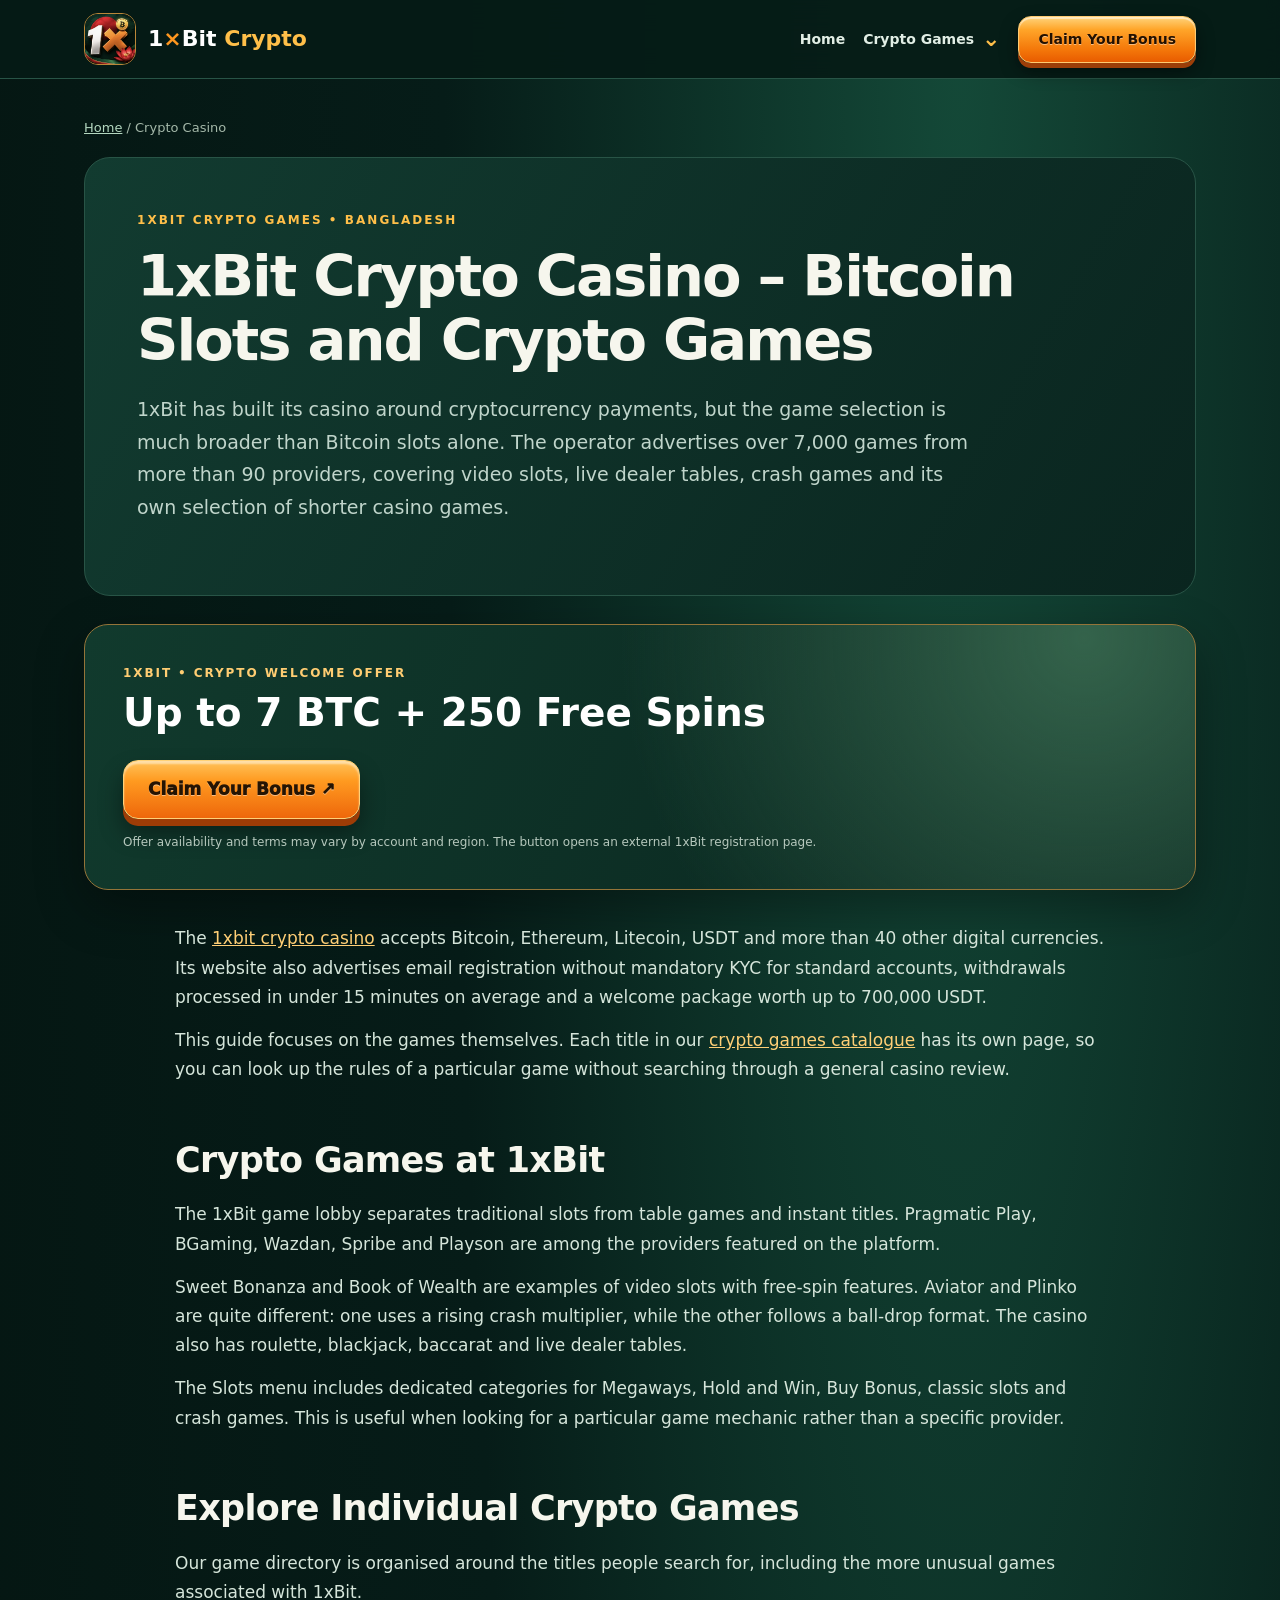
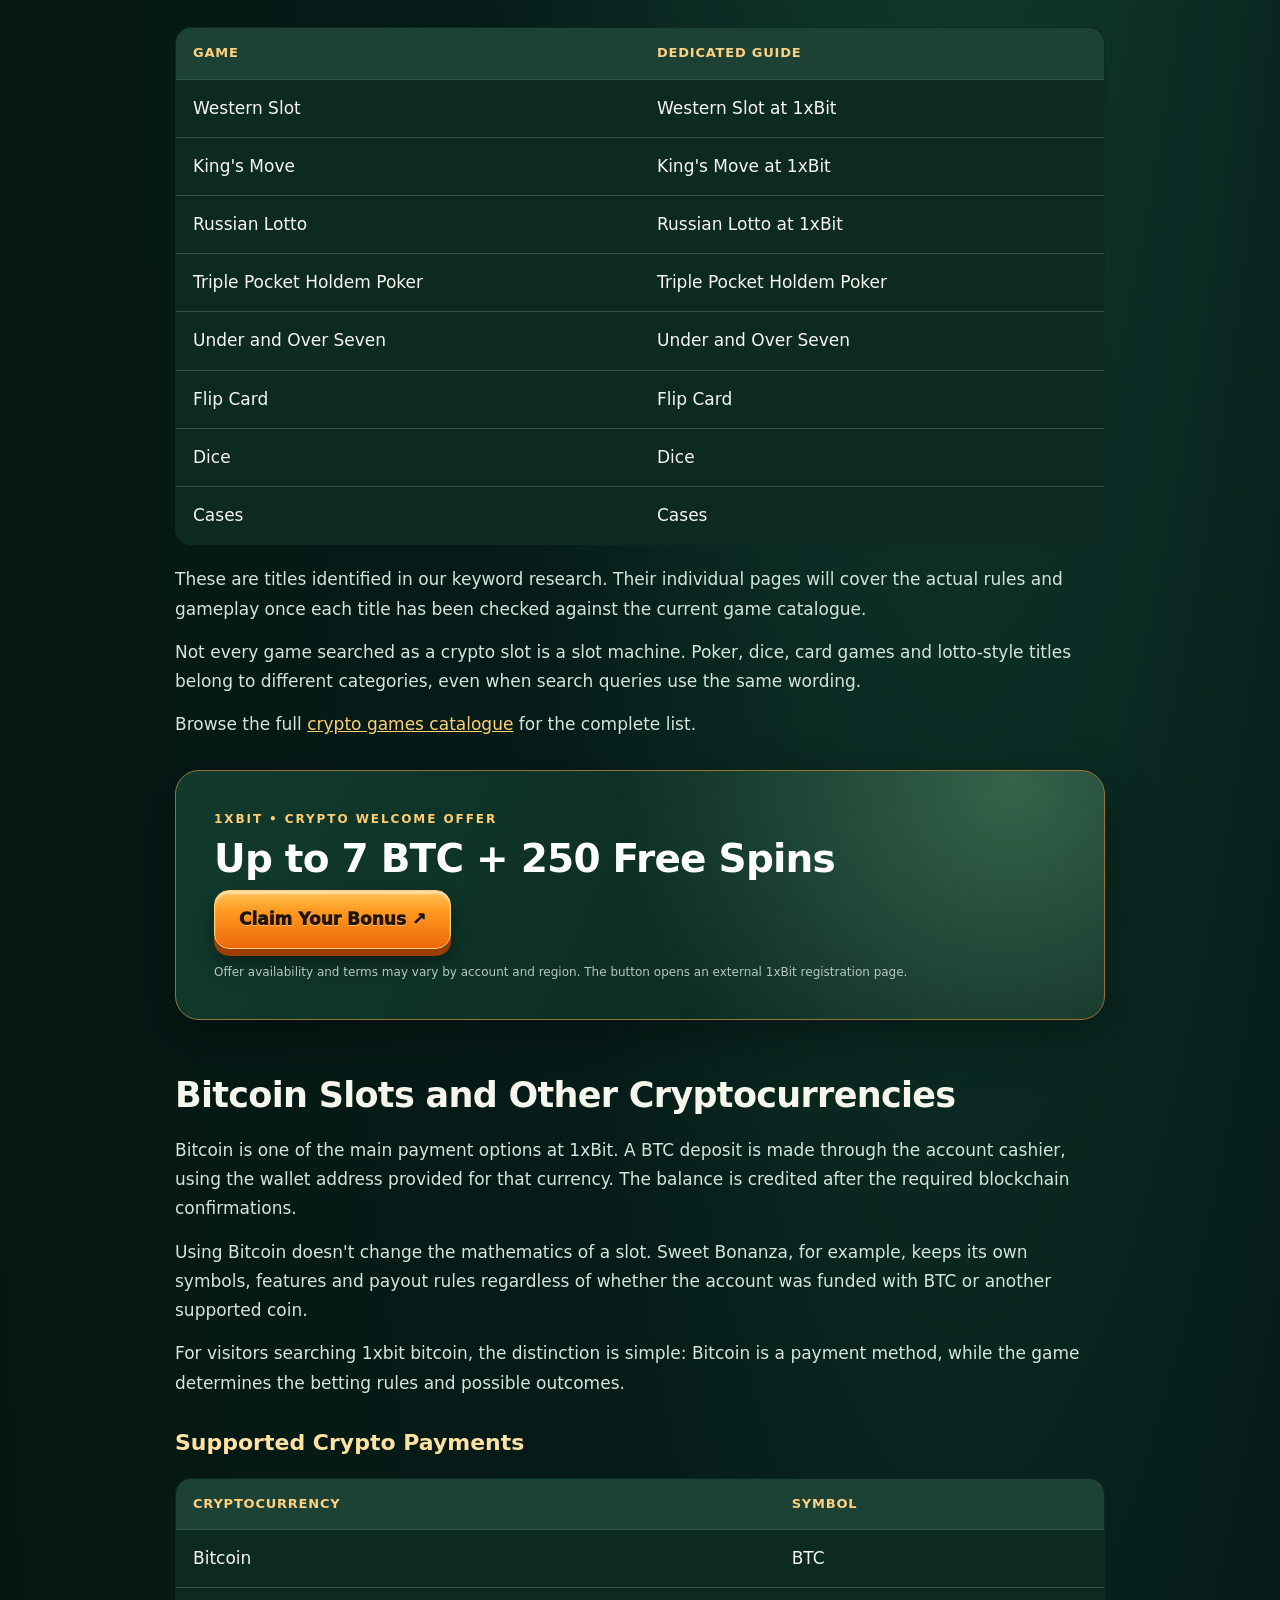
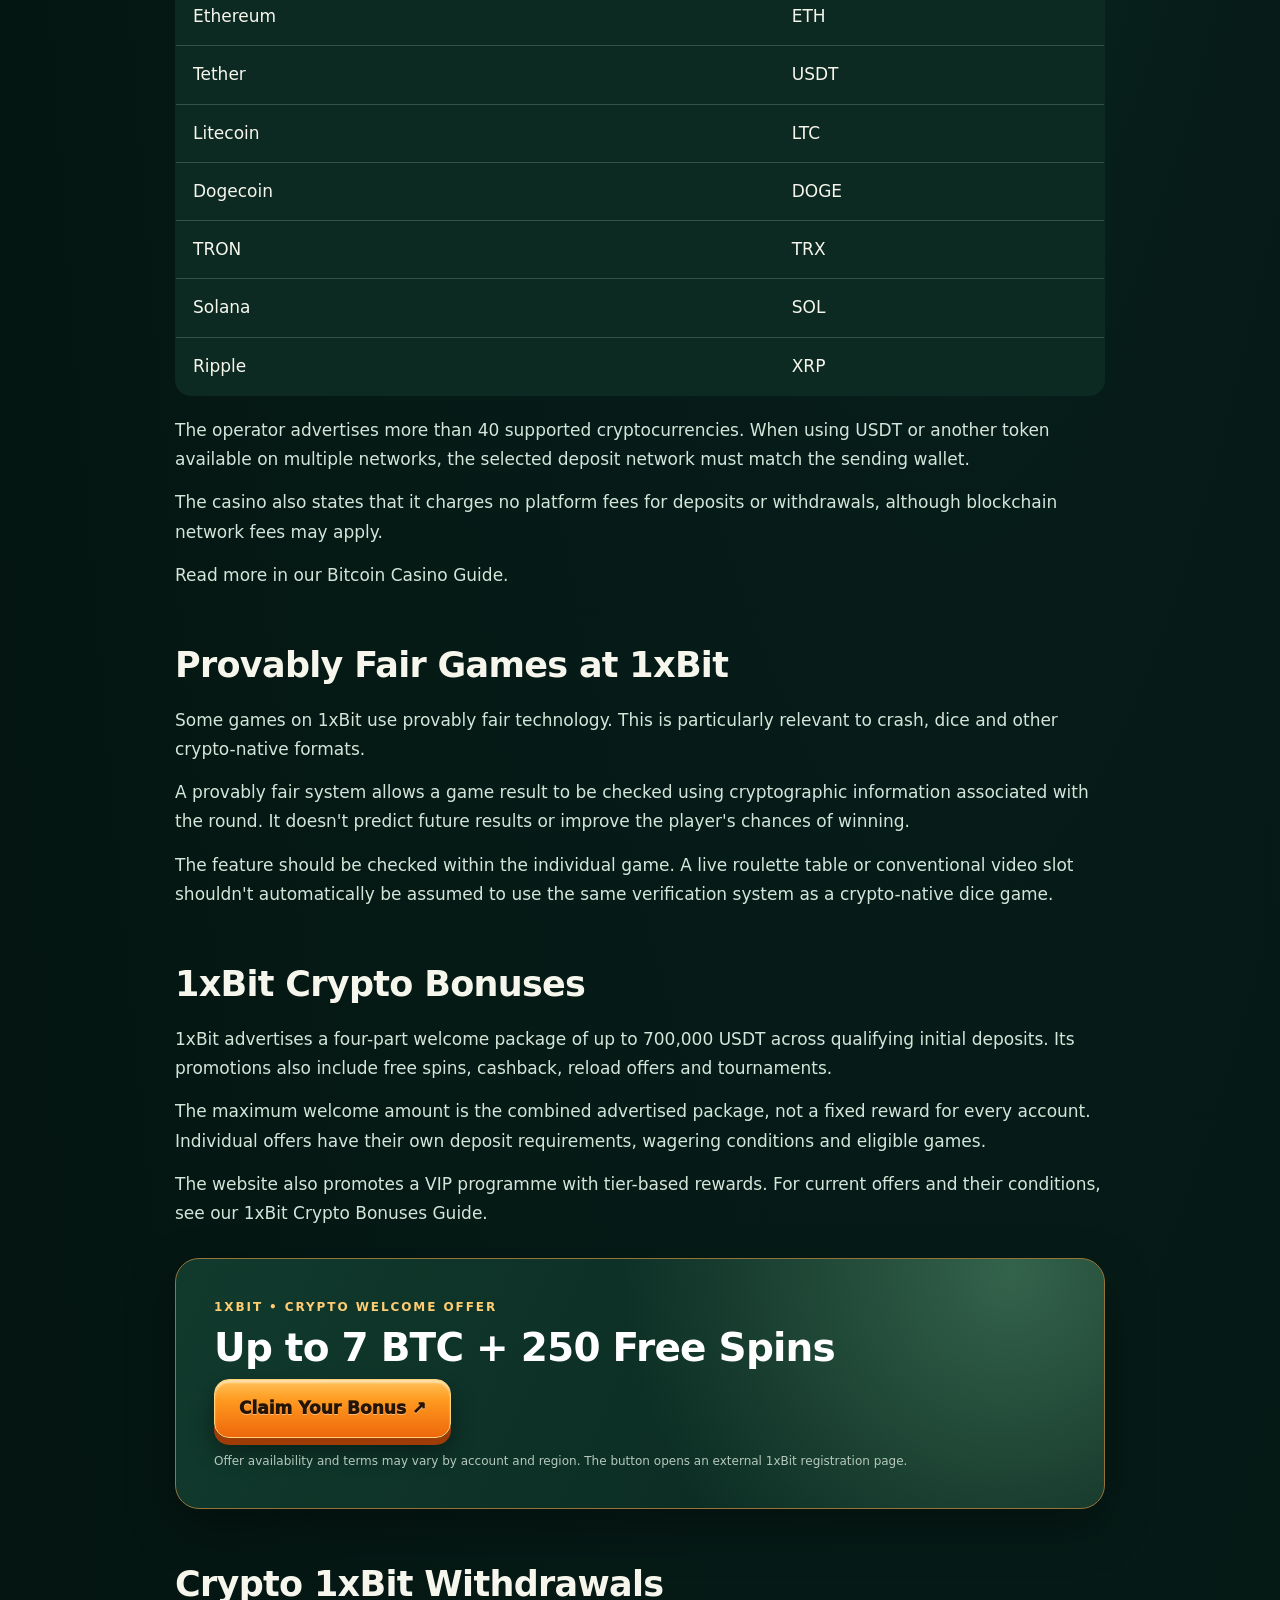
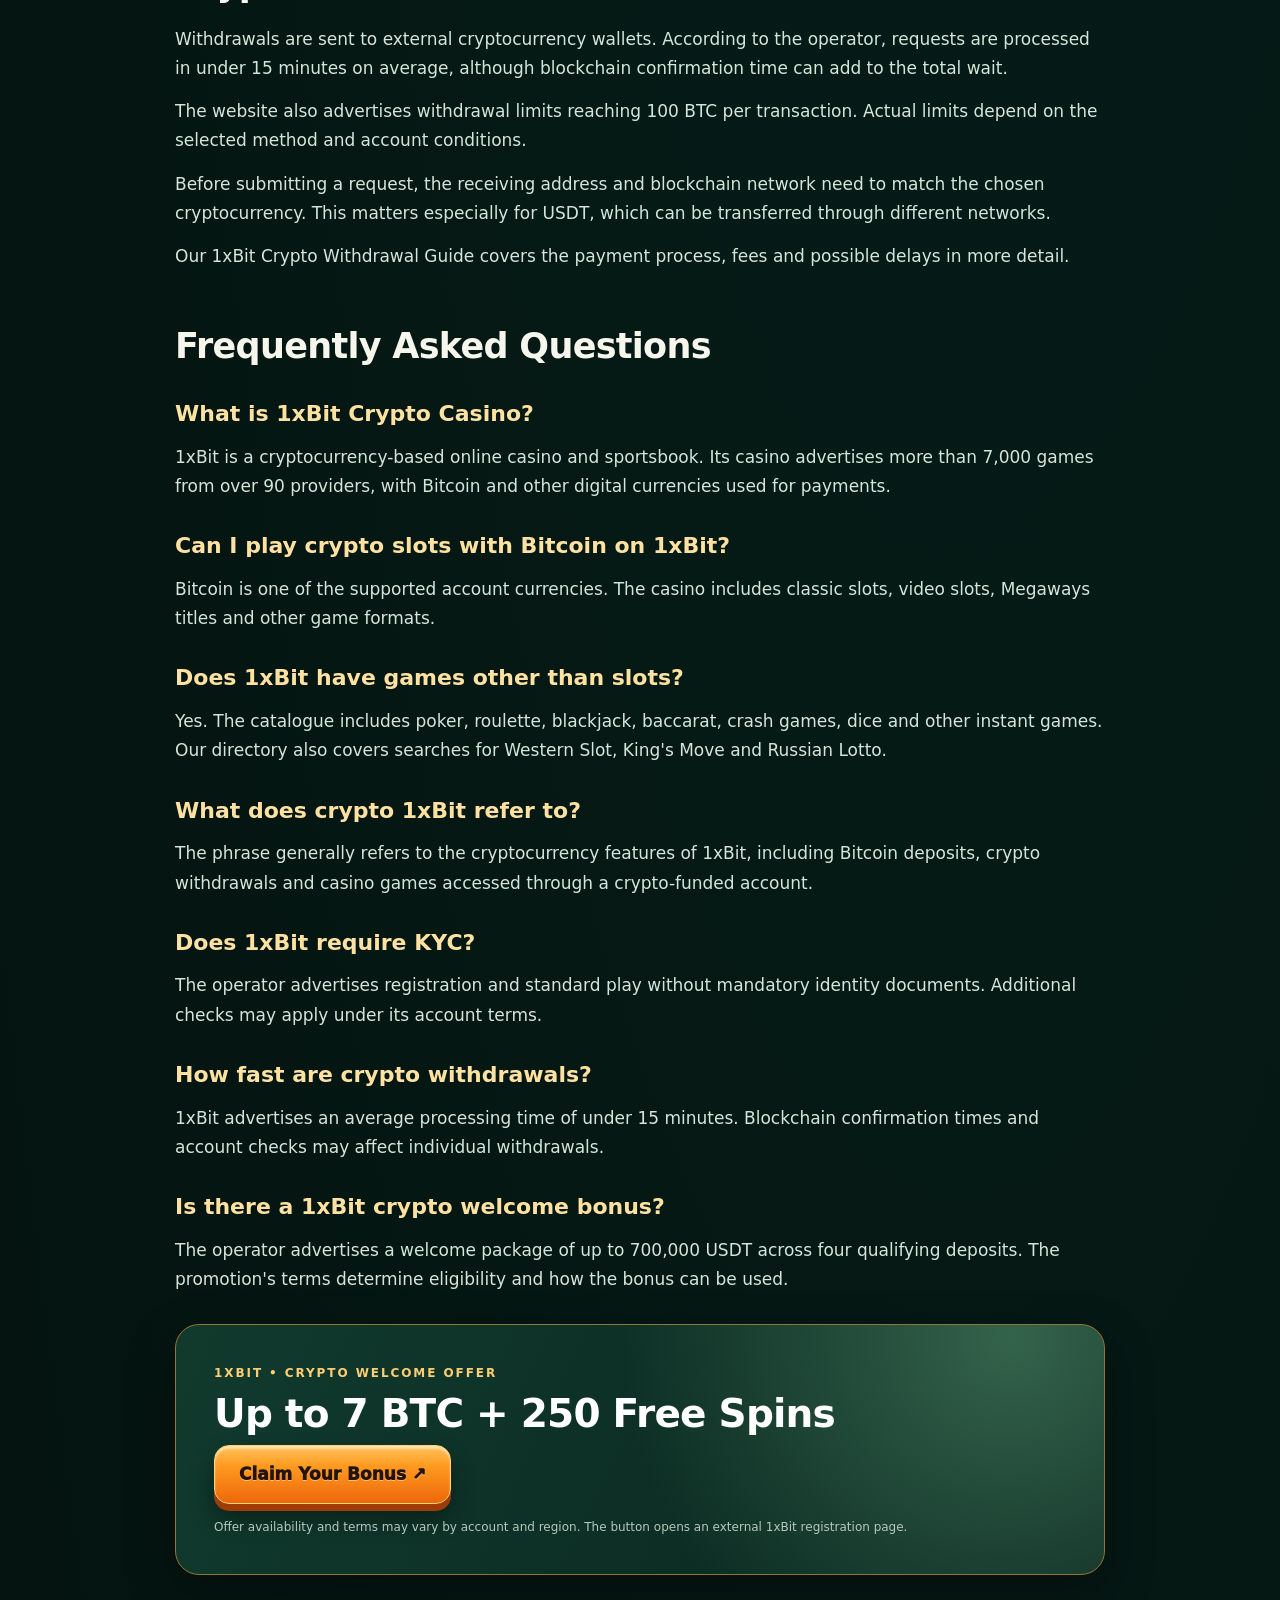
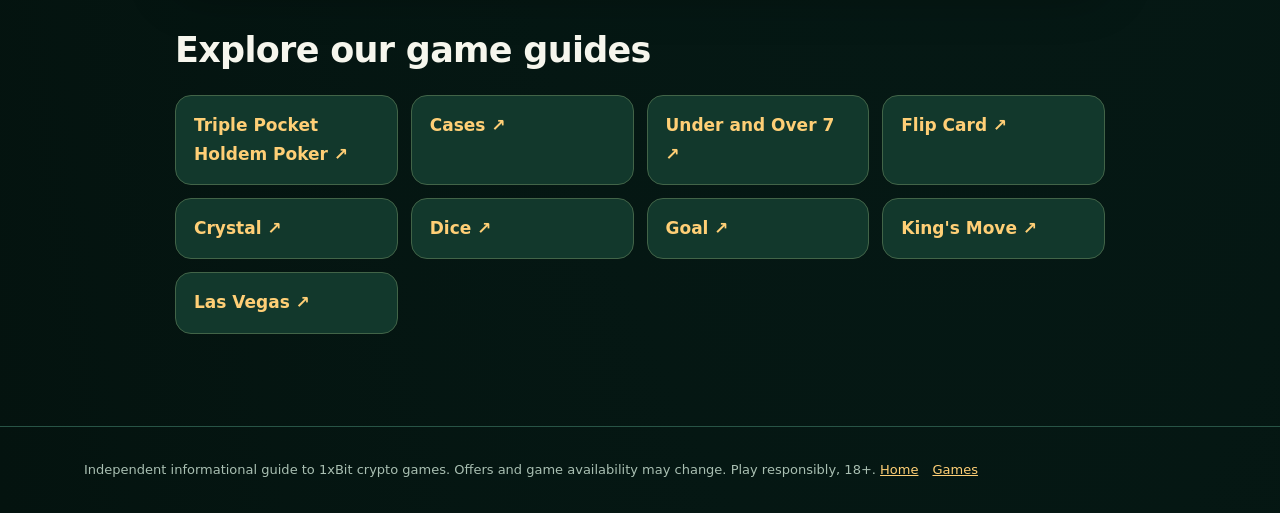
<file: index.html>
<!DOCTYPE html>

<html lang="en"><head><meta charset="utf-8"/><meta content="width=device-width,initial-scale=1" name="viewport"/><title>1xBit Crypto Casino 2026 – Bitcoin Slots &amp; Crypto Games</title><meta content="Explore 1xBit Crypto Casino, with 7,000+ games, Bitcoin slots, instant crypto games, 40+ cryptocurrencies and a welcome bonus up to 700,000 USDT." name="description"/><meta content="nzdRKTKTQSO_ztL6FSSttmMY0LrdCSlqZK5ED1bf4hI" name="google-site-verification"/><link href="https://1xbit-bangladesh.org/" rel="canonical"/><link href="/favicon.png" rel="icon"/><meta content="website" property="og:type"/><meta content="1xBit Crypto Casino 2026 – Bitcoin Slots &amp; Crypto Games" property="og:title"/><meta content="Explore 1xBit Crypto Casino, with 7,000+ games, Bitcoin slots, instant crypto games, 40+ cryptocurrencies and a welcome bonus up to 700,000 USDT." property="og:description"/><meta content="https://1xbit-bangladesh.org/" property="og:url"/><meta content="https://1xbit-bangladesh.org/assets/logo.webp" property="og:image"/><link href="/assets/style.css" rel="stylesheet"/><script type="application/ld+json">{"@context": "https://schema.org", "@type": "WebPage", "name": "1xBit Crypto Casino 2026 – Bitcoin Slots & Crypto Games", "url": "https://1xbit-bangladesh.org/", "description": "Explore 1xBit Crypto Casino, with 7,000+ games, Bitcoin slots, instant crypto games, 40+ cryptocurrencies and a welcome bonus up to 700,000 USDT."}</script></head><body><header><div class="shell head"><a class="brand" href="/"><img alt="1xBit Bangladesh crypto casino logo with Bitcoin symbol and red lotus" src="/assets/logo.webp"/><span>1<span style="color:#ff971f">×</span>Bit <b>Crypto</b></span></a><button aria-label="Toggle navigation" class="menu">☰</button><nav><a href="/">Home</a><details class="games-dropdown"><summary><a href="/crypto-games/">Crypto Games</a><span aria-hidden="true" class="dropdown-chevron">⌄</span></summary><div class="games-dropdown-list"><a class="games-hub-link" href="/crypto-games/">All Crypto Games</a><a href="/crypto-games/triple-pocket-holdem-poker/">Triple Pocket Holdem Poker</a><a href="/crypto-games/cases/">Cases</a><a href="/crypto-games/under-and-over-seven/">Under and Over Seven</a><a href="/crypto-games/flip-card/">Flip Card</a><a href="/crypto-games/crystal/">Crystal</a><a href="/crypto-games/dice/">Dice</a><a href="/crypto-games/goal/">Goal</a><a href="/crypto-games/kings-move/">King’s Move</a><a href="/crypto-games/las-vegas/">Las Vegas</a></div></details><a class="nav-bonus" href="/go/" rel="nofollow sponsored">Claim Your Bonus</a></nav></div></header><main class="shell page"><div class="crumbs"><a href="/">Home</a> / Crypto Casino</div><section class="intro"><div class="eyebrow">1xBit crypto games • Bangladesh</div><h1>1xBit Crypto Casino – Bitcoin Slots and Crypto Games</h1><p>1xBit has built its casino around cryptocurrency payments, but the game selection is much broader than Bitcoin slots alone. The operator advertises over 7,000 games from more than 90 providers, covering video slots, live dealer tables, crash games and its own selection of shorter casino games.</p></section><aside class="cta hero-bonus"><div class="tag">1xBit • Crypto welcome offer</div><h2>Up to 7 BTC + 250 Free Spins</h2><a class="btn" href="/go/" rel="nofollow sponsored">Claim Your Bonus ↗</a><small>Offer availability and terms may vary by account and region. The button opens an external 1xBit registration page.</small></aside><article class="content"><p>The <a href="/">1xbit crypto casino</a> accepts Bitcoin, Ethereum, Litecoin, USDT and more than 40 other digital currencies. Its website also advertises email registration without mandatory KYC for standard accounts, withdrawals processed in under 15 minutes on average and a welcome package worth up to 700,000 USDT.</p><p>This guide focuses on the games themselves. Each title in our <a href="/crypto-games/">crypto games catalogue</a> has its own page, so you can look up the rules of a particular game without searching through a general casino review.</p><h2>Crypto Games at 1xBit</h2><p>The 1xBit game lobby separates traditional slots from table games and instant titles. Pragmatic Play, BGaming, Wazdan, Spribe and Playson are among the providers featured on the platform.</p><p>Sweet Bonanza and Book of Wealth are examples of video slots with free-spin features. Aviator and Plinko are quite different: one uses a rising crash multiplier, while the other follows a ball-drop format. The casino also has roulette, blackjack, baccarat and live dealer tables.</p><p>The Slots menu includes dedicated categories for Megaways, Hold and Win, Buy Bonus, classic slots and crash games. This is useful when looking for a particular game mechanic rather than a specific provider.</p><h2>Explore Individual Crypto Games</h2><p>Our game directory is organised around the titles people search for, including the more unusual games associated with 1xBit.</p><table class="desktop-table"><thead><tr><th>Game</th><th>Dedicated guide</th></tr></thead><tbody><tr><td>Western Slot</td><td>Western Slot at 1xBit</td></tr><tr><td>King's Move</td><td>King's Move at 1xBit</td></tr><tr><td>Russian Lotto</td><td>Russian Lotto at 1xBit</td></tr><tr><td>Triple Pocket Holdem Poker</td><td>Triple Pocket Holdem Poker</td></tr><tr><td>Under and Over Seven</td><td>Under and Over Seven</td></tr><tr><td>Flip Card</td><td>Flip Card</td></tr><tr><td>Dice</td><td>Dice</td></tr><tr><td>Cases</td><td>Cases</td></tr></tbody></table><div class="mobile-cards"><div class="mobile-record"><div class="record-title">Western Slot</div><dl><div><dt>Dedicated guide</dt><dd>Western Slot at 1xBit</dd></div></dl></div><div class="mobile-record"><div class="record-title">King's Move</div><dl><div><dt>Dedicated guide</dt><dd>King's Move at 1xBit</dd></div></dl></div><div class="mobile-record"><div class="record-title">Russian Lotto</div><dl><div><dt>Dedicated guide</dt><dd>Russian Lotto at 1xBit</dd></div></dl></div><div class="mobile-record"><div class="record-title">Triple Pocket Holdem Poker</div><dl><div><dt>Dedicated guide</dt><dd>Triple Pocket Holdem Poker</dd></div></dl></div><div class="mobile-record"><div class="record-title">Under and Over Seven</div><dl><div><dt>Dedicated guide</dt><dd>Under and Over Seven</dd></div></dl></div><div class="mobile-record"><div class="record-title">Flip Card</div><dl><div><dt>Dedicated guide</dt><dd>Flip Card</dd></div></dl></div><div class="mobile-record"><div class="record-title">Dice</div><dl><div><dt>Dedicated guide</dt><dd>Dice</dd></div></dl></div><div class="mobile-record"><div class="record-title">Cases</div><dl><div><dt>Dedicated guide</dt><dd>Cases</dd></div></dl></div></div><p>These are titles identified in our keyword research. Their individual pages will cover the actual rules and gameplay once each title has been checked against the current game catalogue.</p><p>Not every game searched as a crypto slot is a slot machine. Poker, dice, card games and lotto-style titles belong to different categories, even when search queries use the same wording.</p><p>Browse the full <a href="/crypto-games/">crypto games catalogue</a> for the complete list.</p><aside class="cta"><div class="tag">1xBit • Crypto welcome offer</div><h2>Up to 7 BTC + 250 Free Spins</h2><a class="btn" href="/go/" rel="nofollow sponsored">Claim Your Bonus ↗</a><small>Offer availability and terms may vary by account and region. The button opens an external 1xBit registration page.</small></aside><h2>Bitcoin Slots and Other Cryptocurrencies</h2><p>Bitcoin is one of the main payment options at 1xBit. A BTC deposit is made through the account cashier, using the wallet address provided for that currency. The balance is credited after the required blockchain confirmations.</p><p>Using Bitcoin doesn't change the mathematics of a slot. Sweet Bonanza, for example, keeps its own symbols, features and payout rules regardless of whether the account was funded with BTC or another supported coin.</p><p>For visitors searching 1xbit bitcoin, the distinction is simple: Bitcoin is a payment method, while the game determines the betting rules and possible outcomes.</p><h3>Supported Crypto Payments</h3><table class="desktop-table"><thead><tr><th>Cryptocurrency</th><th>Symbol</th></tr></thead><tbody><tr><td>Bitcoin</td><td>BTC</td></tr><tr><td>Ethereum</td><td>ETH</td></tr><tr><td>Tether</td><td>USDT</td></tr><tr><td>Litecoin</td><td>LTC</td></tr><tr><td>Dogecoin</td><td>DOGE</td></tr><tr><td>TRON</td><td>TRX</td></tr><tr><td>Solana</td><td>SOL</td></tr><tr><td>Ripple</td><td>XRP</td></tr></tbody></table><div class="mobile-cards"><div class="mobile-record"><div class="record-title">Bitcoin</div><dl><div><dt>Symbol</dt><dd>BTC</dd></div></dl></div><div class="mobile-record"><div class="record-title">Ethereum</div><dl><div><dt>Symbol</dt><dd>ETH</dd></div></dl></div><div class="mobile-record"><div class="record-title">Tether</div><dl><div><dt>Symbol</dt><dd>USDT</dd></div></dl></div><div class="mobile-record"><div class="record-title">Litecoin</div><dl><div><dt>Symbol</dt><dd>LTC</dd></div></dl></div><div class="mobile-record"><div class="record-title">Dogecoin</div><dl><div><dt>Symbol</dt><dd>DOGE</dd></div></dl></div><div class="mobile-record"><div class="record-title">TRON</div><dl><div><dt>Symbol</dt><dd>TRX</dd></div></dl></div><div class="mobile-record"><div class="record-title">Solana</div><dl><div><dt>Symbol</dt><dd>SOL</dd></div></dl></div><div class="mobile-record"><div class="record-title">Ripple</div><dl><div><dt>Symbol</dt><dd>XRP</dd></div></dl></div></div><p>The operator advertises more than 40 supported cryptocurrencies. When using USDT or another token available on multiple networks, the selected deposit network must match the sending wallet.</p><p>The casino also states that it charges no platform fees for deposits or withdrawals, although blockchain network fees may apply.</p><p>Read more in our Bitcoin Casino Guide.</p><h2>Provably Fair Games at 1xBit</h2><p>Some games on 1xBit use provably fair technology. This is particularly relevant to crash, dice and other crypto-native formats.</p><p>A provably fair system allows a game result to be checked using cryptographic information associated with the round. It doesn't predict future results or improve the player's chances of winning.</p><p>The feature should be checked within the individual game. A live roulette table or conventional video slot shouldn't automatically be assumed to use the same verification system as a crypto-native dice game.</p><h2>1xBit Crypto Bonuses</h2><p>1xBit advertises a four-part welcome package of up to 700,000 USDT across qualifying initial deposits. Its promotions also include free spins, cashback, reload offers and tournaments.</p><p>The maximum welcome amount is the combined advertised package, not a fixed reward for every account. Individual offers have their own deposit requirements, wagering conditions and eligible games.</p><p>The website also promotes a VIP programme with tier-based rewards. For current offers and their conditions, see our 1xBit Crypto Bonuses Guide.</p><aside class="cta"><div class="tag">1xBit • Crypto welcome offer</div><h2>Up to 7 BTC + 250 Free Spins</h2><a class="btn" href="/go/" rel="nofollow sponsored">Claim Your Bonus ↗</a><small>Offer availability and terms may vary by account and region. The button opens an external 1xBit registration page.</small></aside><h2>Crypto 1xBit Withdrawals</h2><p>Withdrawals are sent to external cryptocurrency wallets. According to the operator, requests are processed in under 15 minutes on average, although blockchain confirmation time can add to the total wait.</p><p>The website also advertises withdrawal limits reaching 100 BTC per transaction. Actual limits depend on the selected method and account conditions.</p><p>Before submitting a request, the receiving address and blockchain network need to match the chosen cryptocurrency. This matters especially for USDT, which can be transferred through different networks.</p><p>Our 1xBit Crypto Withdrawal Guide covers the payment process, fees and possible delays in more detail.</p><h2>Frequently Asked Questions</h2><h3>What is 1xBit Crypto Casino?</h3><p>1xBit is a cryptocurrency-based online casino and sportsbook. Its casino advertises more than 7,000 games from over 90 providers, with Bitcoin and other digital currencies used for payments.</p><h3>Can I play crypto slots with Bitcoin on 1xBit?</h3><p>Bitcoin is one of the supported account currencies. The casino includes classic slots, video slots, Megaways titles and other game formats.</p><h3>Does 1xBit have games other than slots?</h3><p>Yes. The catalogue includes poker, roulette, blackjack, baccarat, crash games, dice and other instant games. Our directory also covers searches for Western Slot, King's Move and Russian Lotto.</p><h3>What does crypto 1xBit refer to?</h3><p>The phrase generally refers to the cryptocurrency features of 1xBit, including Bitcoin deposits, crypto withdrawals and casino games accessed through a crypto-funded account.</p><h3>Does 1xBit require KYC?</h3><p>The operator advertises registration and standard play without mandatory identity documents. Additional checks may apply under its account terms.</p><h3>How fast are crypto withdrawals?</h3><p>1xBit advertises an average processing time of under 15 minutes. Blockchain confirmation times and account checks may affect individual withdrawals.</p><h3>Is there a 1xBit crypto welcome bonus?</h3><p>The operator advertises a welcome package of up to 700,000 USDT across four qualifying deposits. The promotion's terms determine eligibility and how the bonus can be used.</p><aside class="cta"><div class="tag">1xBit • Crypto welcome offer</div><h2>Up to 7 BTC + 250 Free Spins</h2><a class="btn" href="/go/" rel="nofollow sponsored">Claim Your Bonus ↗</a><small>Offer availability and terms may vary by account and region. The button opens an external 1xBit registration page.</small></aside><section><h2>Explore our game guides</h2><div class="directory"><a href="/crypto-games/triple-pocket-holdem-poker/">Triple Pocket Holdem Poker ↗</a><a href="/crypto-games/cases/">Cases ↗</a><a href="/crypto-games/under-and-over-seven/">Under and Over 7 ↗</a><a href="/crypto-games/flip-card/">Flip Card ↗</a><a href="/crypto-games/crystal/">Crystal ↗</a><a href="/crypto-games/dice/">Dice ↗</a><a href="/crypto-games/goal/">Goal ↗</a><a href="/crypto-games/kings-move/">King's Move ↗</a><a href="/crypto-games/las-vegas/">Las Vegas ↗</a></div></section></article></main><footer><div class="shell">Independent informational guide to 1xBit crypto games. Offers and game availability may change. Play responsibly, 18+. <a href="/">Home</a><a href="/crypto-games/">Games</a></div></footer><script defer="" src="/assets/site.js"></script></body></html>
</file>
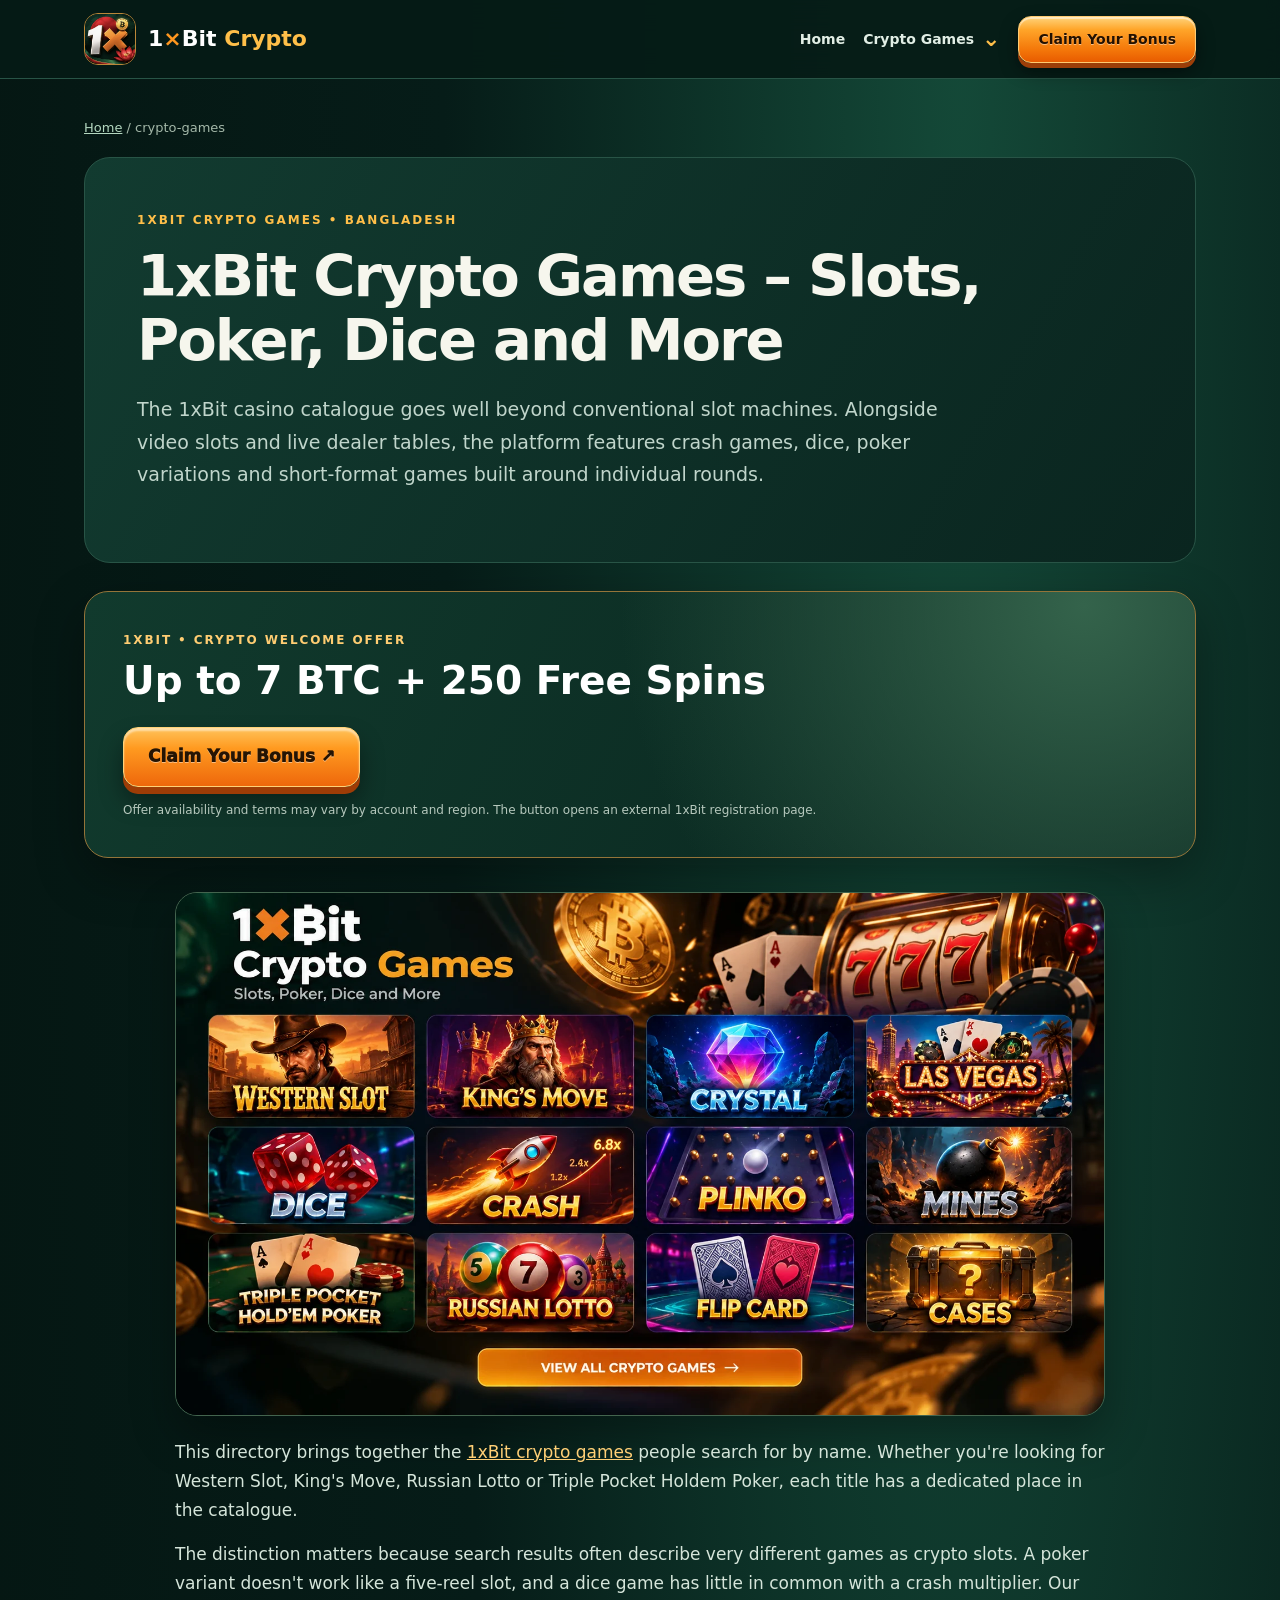
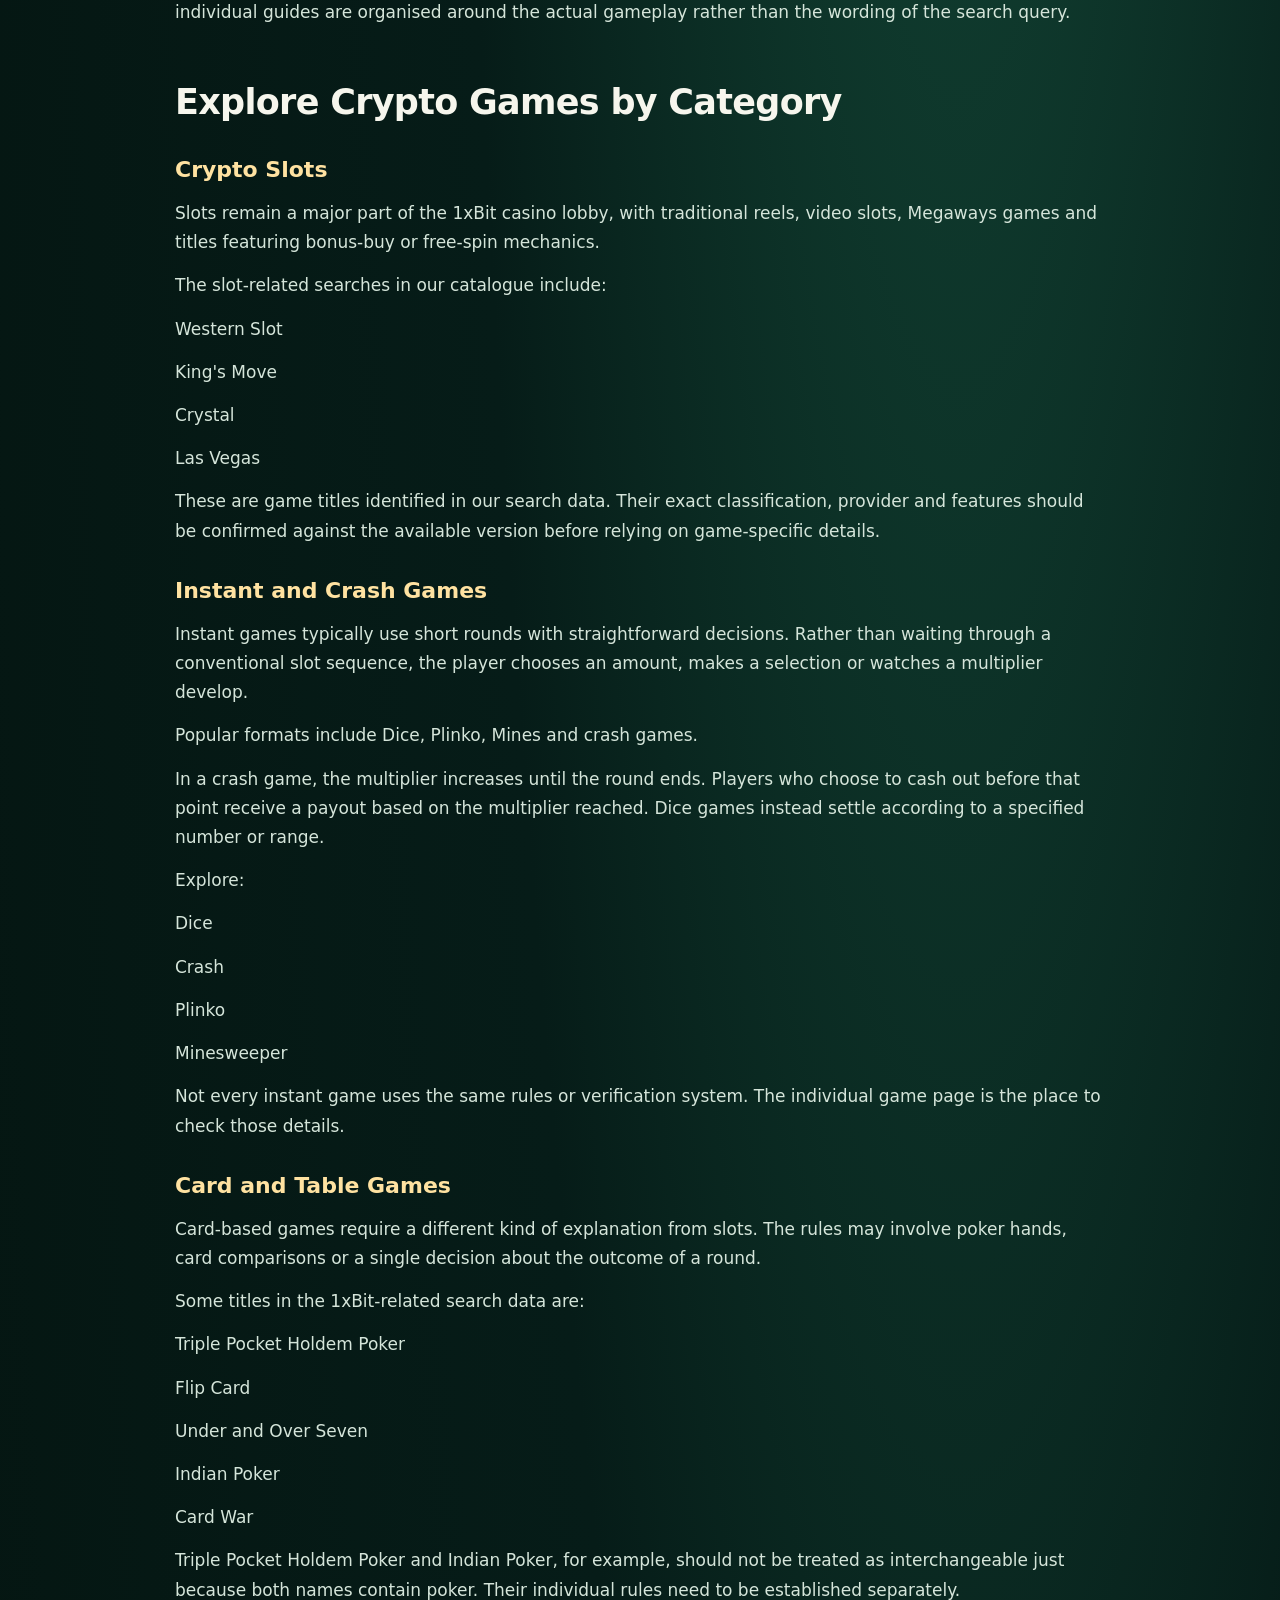
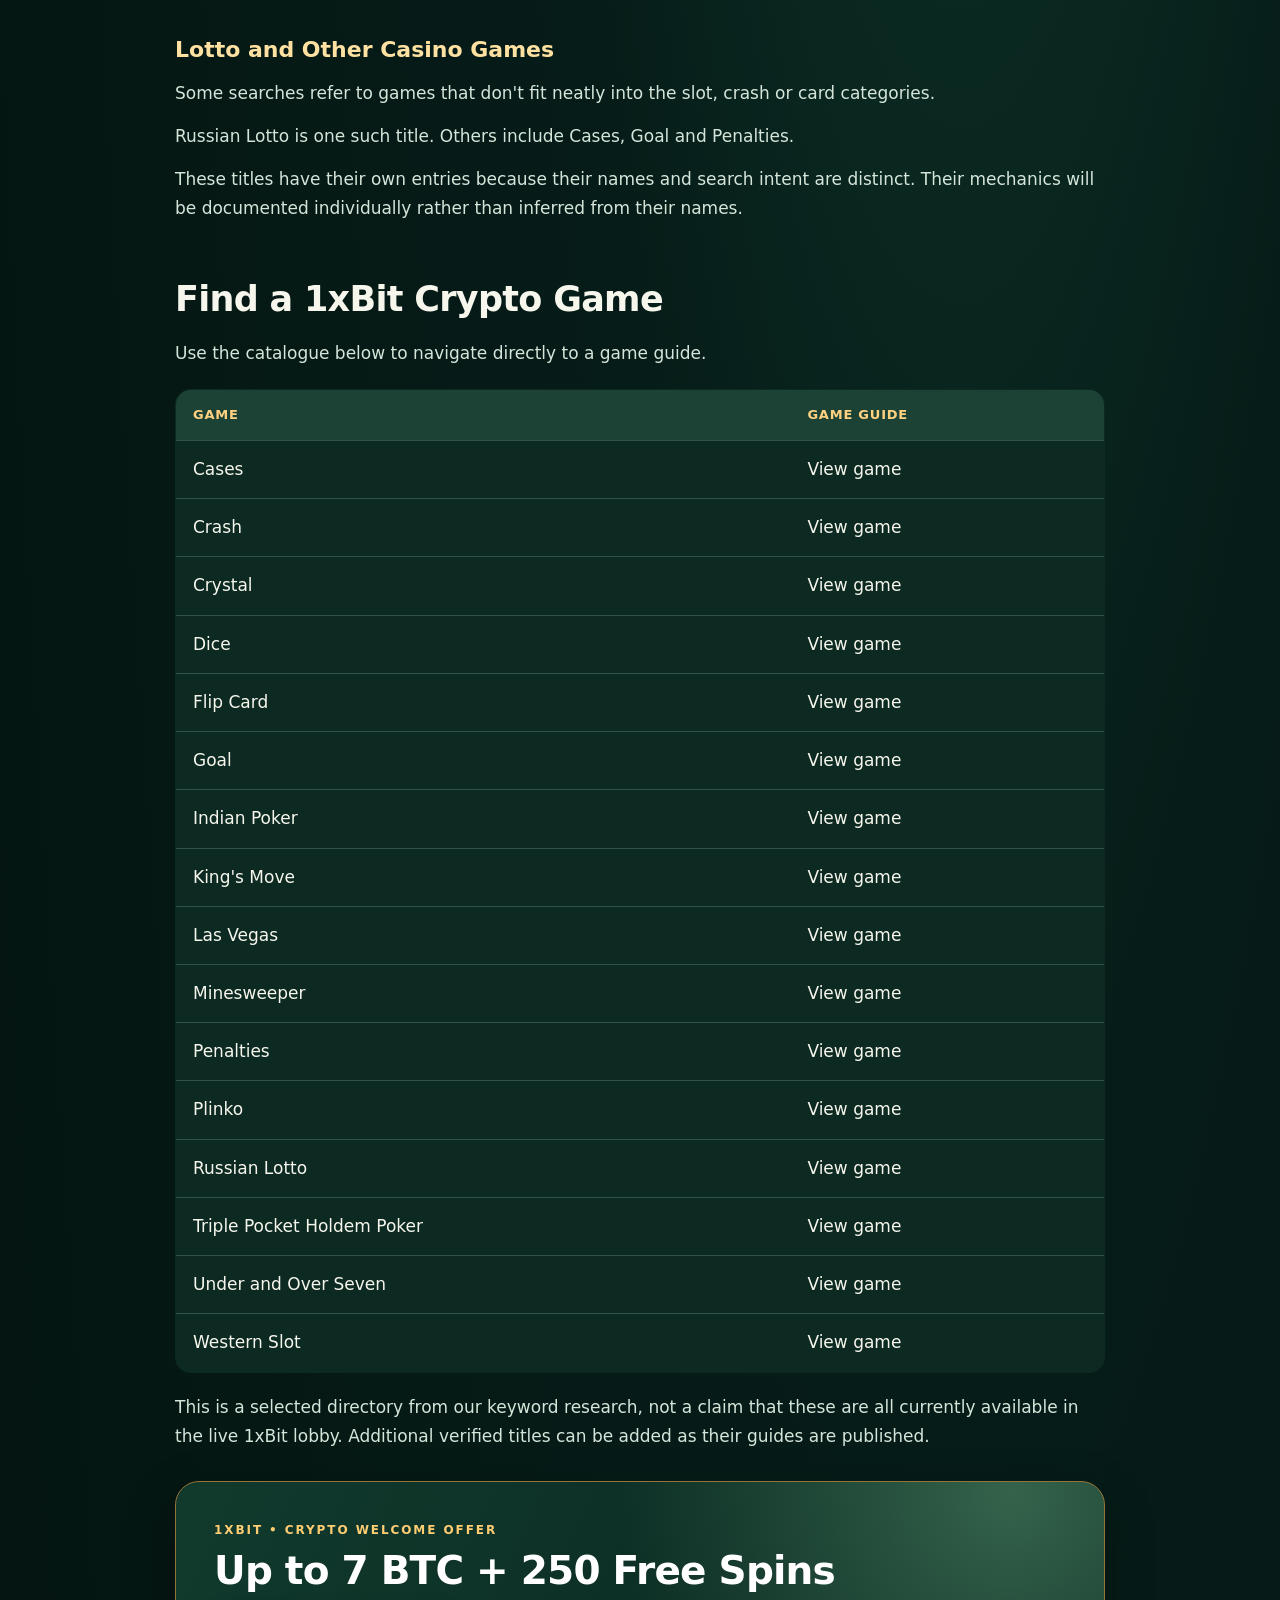
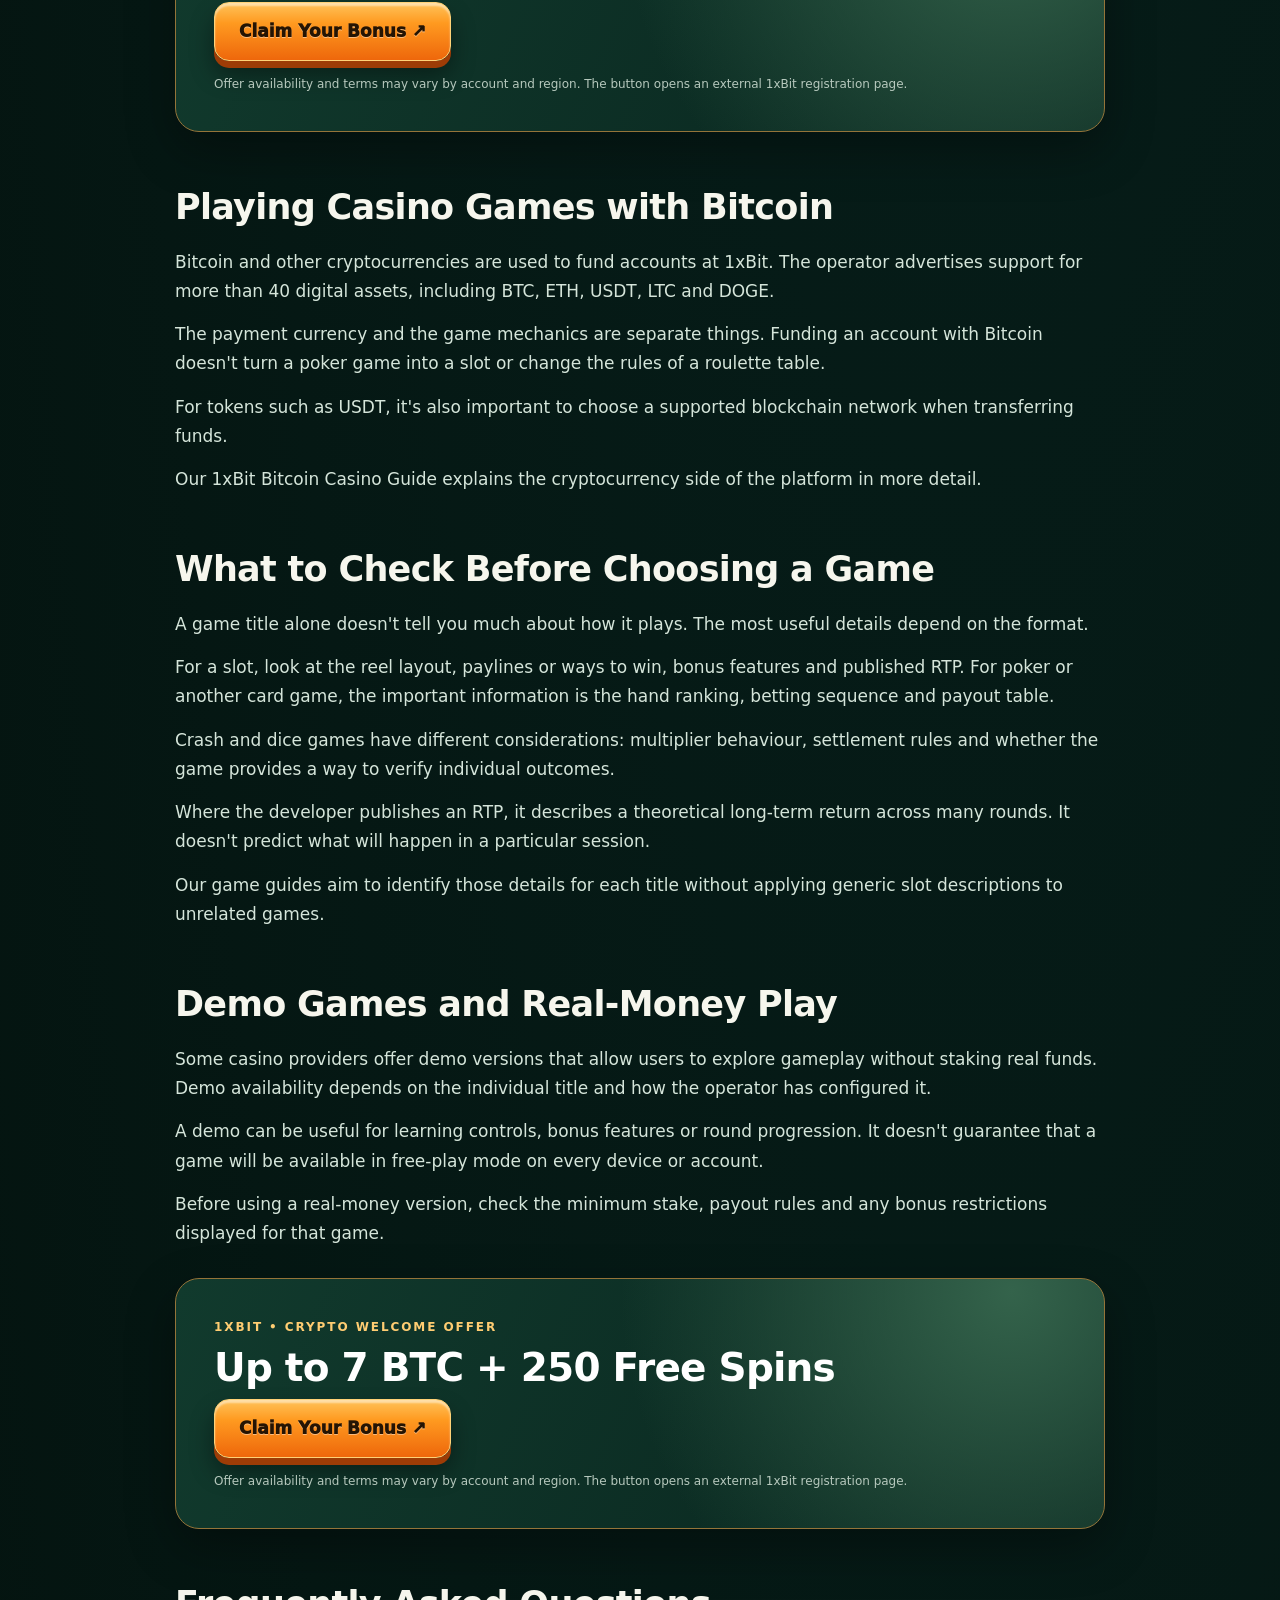
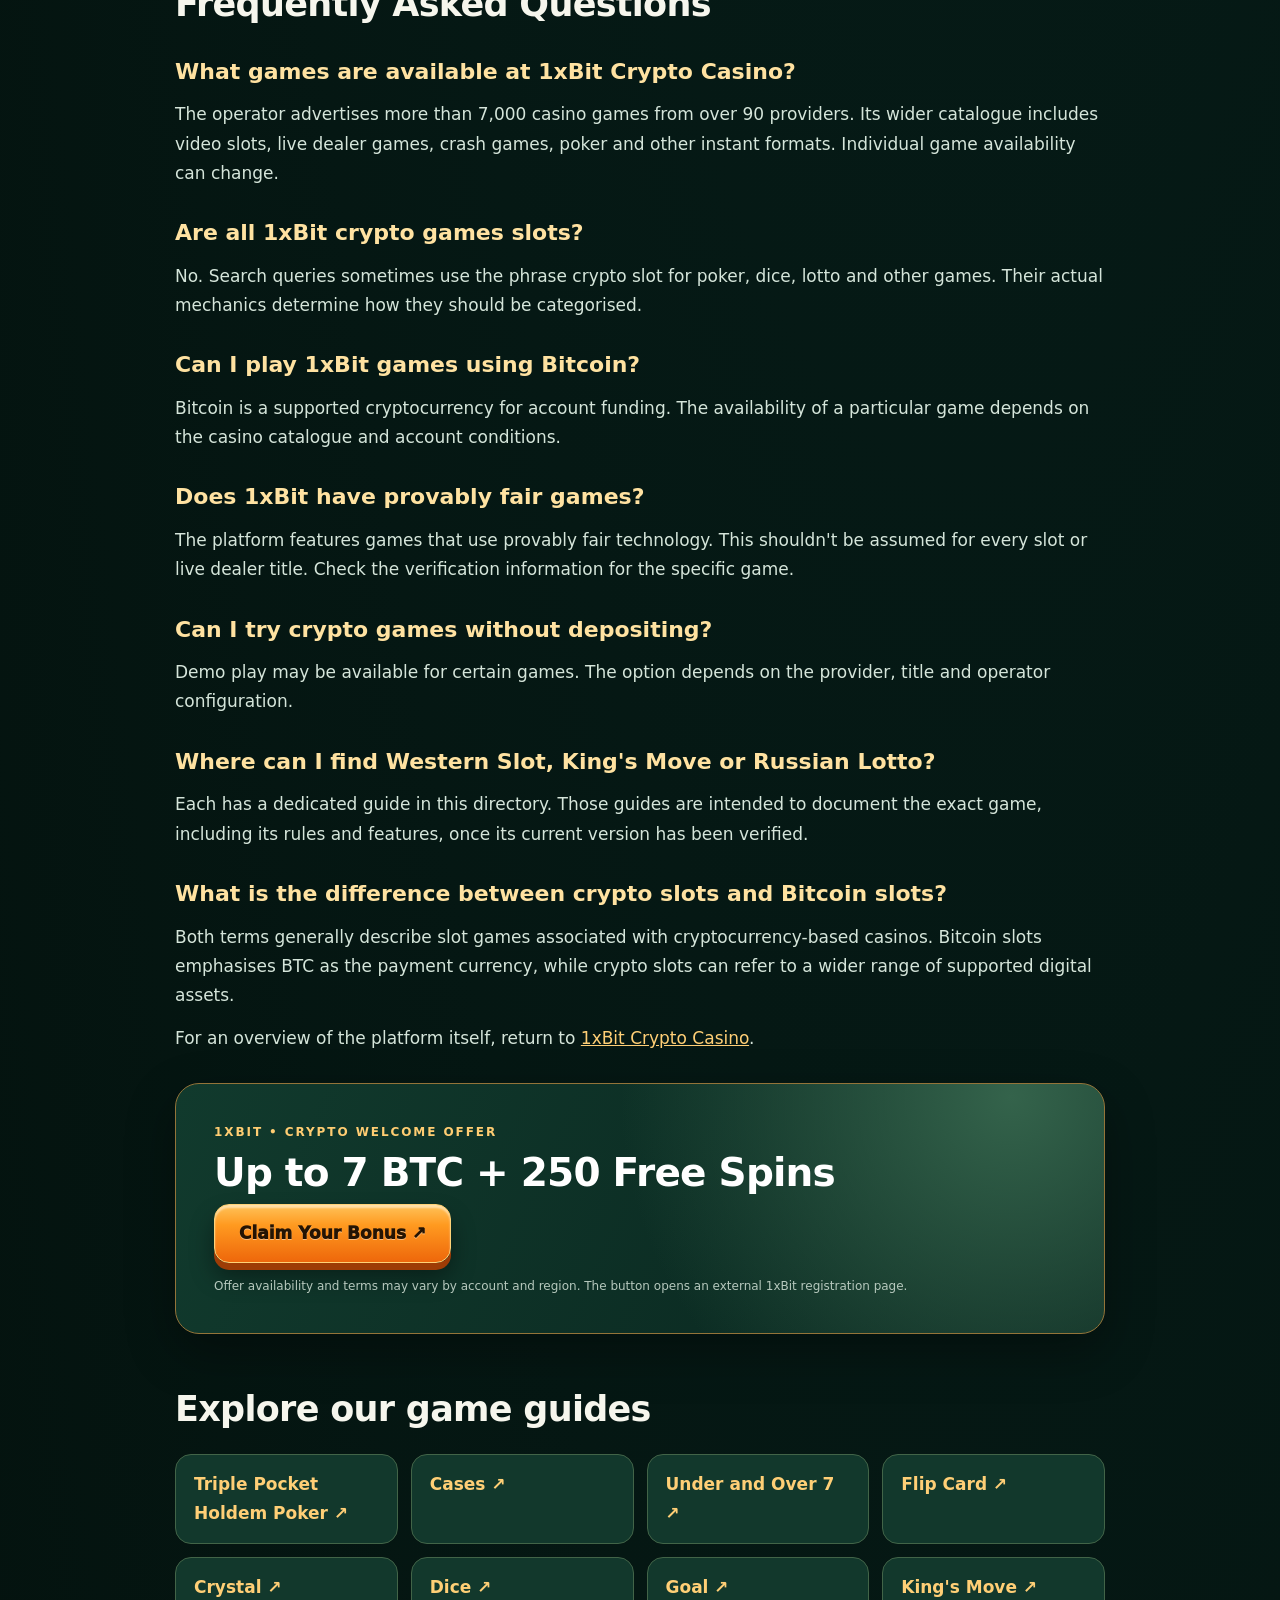
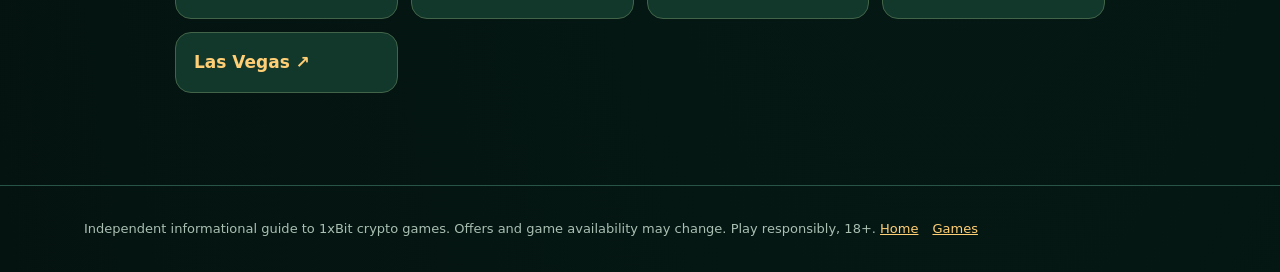
<file: crypto-games/index.html>
<!DOCTYPE html>

<html lang="en"><head><meta charset="utf-8"/><meta content="width=device-width,initial-scale=1" name="viewport"/><title>1xBit Crypto Games 2026 – Bitcoin Slots, Card &amp; Instant Games</title><meta content="Browse 1xBit crypto games, including Bitcoin slots, poker, dice, crash games and more. Find individual game guides, rules and gameplay information." name="description"/><meta content="nzdRKTKTQSO_ztL6FSSttmMY0LrdCSlqZK5ED1bf4hI" name="google-site-verification"/><link href="https://1xbit-bangladesh.org/crypto-games/" rel="canonical"/><link href="/favicon.png" rel="icon"/><meta content="website" property="og:type"/><meta content="1xBit Crypto Games 2026 – Bitcoin Slots, Card &amp; Instant Games" property="og:title"/><meta content="Browse 1xBit crypto games, including Bitcoin slots, poker, dice, crash games and more. Find individual game guides, rules and gameplay information." property="og:description"/><meta content="https://1xbit-bangladesh.org/crypto-games/" property="og:url"/><meta content="https://1xbit-bangladesh.org/assets/logo.webp" property="og:image"/><link href="/assets/style.css" rel="stylesheet"/><script type="application/ld+json">{"@context": "https://schema.org", "@type": "WebPage", "name": "1xBit Crypto Games 2026 – Bitcoin Slots, Card & Instant Games", "url": "https://1xbit-bangladesh.org/crypto-games/", "description": "Browse 1xBit crypto games, including Bitcoin slots, poker, dice, crash games and more. Find individual game guides, rules and gameplay information."}</script></head><body><header><div class="shell head"><a class="brand" href="/"><img alt="1xBit Bangladesh crypto casino logo with Bitcoin symbol and red lotus" src="/assets/logo.webp"/><span>1<span style="color:#ff971f">×</span>Bit <b>Crypto</b></span></a><button aria-label="Toggle navigation" class="menu">☰</button><nav><a href="/">Home</a><details class="games-dropdown"><summary><a href="/crypto-games/">Crypto Games</a><span aria-hidden="true" class="dropdown-chevron">⌄</span></summary><div class="games-dropdown-list"><a class="games-hub-link" href="/crypto-games/">All Crypto Games</a><a href="/crypto-games/triple-pocket-holdem-poker/">Triple Pocket Holdem Poker</a><a href="/crypto-games/cases/">Cases</a><a href="/crypto-games/under-and-over-seven/">Under and Over Seven</a><a href="/crypto-games/flip-card/">Flip Card</a><a href="/crypto-games/crystal/">Crystal</a><a href="/crypto-games/dice/">Dice</a><a href="/crypto-games/goal/">Goal</a><a href="/crypto-games/kings-move/">King’s Move</a><a href="/crypto-games/las-vegas/">Las Vegas</a></div></details><a class="nav-bonus" href="/go/" rel="nofollow sponsored">Claim Your Bonus</a></nav></div></header><main class="shell page"><div class="crumbs"><a href="/">Home</a> / crypto-games</div><section class="intro"><div class="eyebrow">1xBit crypto games • Bangladesh</div><h1>1xBit Crypto Games – Slots, Poker, Dice and More</h1><p>The 1xBit casino catalogue goes well beyond conventional slot machines. Alongside video slots and live dealer tables, the platform features crash games, dice, poker variations and short-format games built around individual rounds.</p></section><aside class="cta hero-bonus"><div class="tag">1xBit • Crypto welcome offer</div><h2>Up to 7 BTC + 250 Free Spins</h2><a class="btn" href="/go/" rel="nofollow sponsored">Claim Your Bonus ↗</a><small>Offer availability and terms may vary by account and region. The button opens an external 1xBit registration page.</small></aside><article class="content"><a aria-label="Open 1xBit registration and view current bonus terms" class="hero-image" href="/go/" rel="nofollow sponsored"><img alt="1xBit crypto casino game interface and gameplay artwork" loading="lazy" src="/assets/image6.webp"/></a><p>This directory brings together the <a href="/crypto-games/">1xBit crypto games</a> people search for by name. Whether you're looking for Western Slot, King's Move, Russian Lotto or Triple Pocket Holdem Poker, each title has a dedicated place in the catalogue.</p><p>The distinction matters because search results often describe very different games as crypto slots. A poker variant doesn't work like a five-reel slot, and a dice game has little in common with a crash multiplier. Our individual guides are organised around the actual gameplay rather than the wording of the search query.</p><h2>Explore Crypto Games by Category</h2><h3>Crypto Slots</h3><p>Slots remain a major part of the 1xBit casino lobby, with traditional reels, video slots, Megaways games and titles featuring bonus-buy or free-spin mechanics.</p><p>The slot-related searches in our catalogue include:</p><p>Western Slot</p><p>King's Move</p><p>Crystal</p><p>Las Vegas</p><p>These are game titles identified in our search data. Their exact classification, provider and features should be confirmed against the available version before relying on game-specific details.</p><h3>Instant and Crash Games</h3><p>Instant games typically use short rounds with straightforward decisions. Rather than waiting through a conventional slot sequence, the player chooses an amount, makes a selection or watches a multiplier develop.</p><p>Popular formats include Dice, Plinko, Mines and crash games.</p><p>In a crash game, the multiplier increases until the round ends. Players who choose to cash out before that point receive a payout based on the multiplier reached. Dice games instead settle according to a specified number or range.</p><p>Explore:</p><p>Dice</p><p>Crash</p><p>Plinko</p><p>Minesweeper</p><p>Not every instant game uses the same rules or verification system. The individual game page is the place to check those details.</p><h3>Card and Table Games</h3><p>Card-based games require a different kind of explanation from slots. The rules may involve poker hands, card comparisons or a single decision about the outcome of a round.</p><p>Some titles in the 1xBit-related search data are:</p><p>Triple Pocket Holdem Poker</p><p>Flip Card</p><p>Under and Over Seven</p><p>Indian Poker</p><p>Card War</p><p>Triple Pocket Holdem Poker and Indian Poker, for example, should not be treated as interchangeable just because both names contain poker. Their individual rules need to be established separately.</p><h3>Lotto and Other Casino Games</h3><p>Some searches refer to games that don't fit neatly into the slot, crash or card categories.</p><p>Russian Lotto is one such title. Others include Cases, Goal and Penalties.</p><p>These titles have their own entries because their names and search intent are distinct. Their mechanics will be documented individually rather than inferred from their names.</p><h2>Find a 1xBit Crypto Game</h2><p>Use the catalogue below to navigate directly to a game guide.</p><table class="desktop-table"><thead><tr><th>Game</th><th>Game guide</th></tr></thead><tbody><tr><td>Cases</td><td>View game</td></tr><tr><td>Crash</td><td>View game</td></tr><tr><td>Crystal</td><td>View game</td></tr><tr><td>Dice</td><td>View game</td></tr><tr><td>Flip Card</td><td>View game</td></tr><tr><td>Goal</td><td>View game</td></tr><tr><td>Indian Poker</td><td>View game</td></tr><tr><td>King's Move</td><td>View game</td></tr><tr><td>Las Vegas</td><td>View game</td></tr><tr><td>Minesweeper</td><td>View game</td></tr><tr><td>Penalties</td><td>View game</td></tr><tr><td>Plinko</td><td>View game</td></tr><tr><td>Russian Lotto</td><td>View game</td></tr><tr><td>Triple Pocket Holdem Poker</td><td>View game</td></tr><tr><td>Under and Over Seven</td><td>View game</td></tr><tr><td>Western Slot</td><td>View game</td></tr></tbody></table><div class="mobile-cards"><div class="mobile-record"><div class="record-title">Cases</div><dl><div><dt>Game guide</dt><dd>View game</dd></div></dl></div><div class="mobile-record"><div class="record-title">Crash</div><dl><div><dt>Game guide</dt><dd>View game</dd></div></dl></div><div class="mobile-record"><div class="record-title">Crystal</div><dl><div><dt>Game guide</dt><dd>View game</dd></div></dl></div><div class="mobile-record"><div class="record-title">Dice</div><dl><div><dt>Game guide</dt><dd>View game</dd></div></dl></div><div class="mobile-record"><div class="record-title">Flip Card</div><dl><div><dt>Game guide</dt><dd>View game</dd></div></dl></div><div class="mobile-record"><div class="record-title">Goal</div><dl><div><dt>Game guide</dt><dd>View game</dd></div></dl></div><div class="mobile-record"><div class="record-title">Indian Poker</div><dl><div><dt>Game guide</dt><dd>View game</dd></div></dl></div><div class="mobile-record"><div class="record-title">King's Move</div><dl><div><dt>Game guide</dt><dd>View game</dd></div></dl></div><div class="mobile-record"><div class="record-title">Las Vegas</div><dl><div><dt>Game guide</dt><dd>View game</dd></div></dl></div><div class="mobile-record"><div class="record-title">Minesweeper</div><dl><div><dt>Game guide</dt><dd>View game</dd></div></dl></div><div class="mobile-record"><div class="record-title">Penalties</div><dl><div><dt>Game guide</dt><dd>View game</dd></div></dl></div><div class="mobile-record"><div class="record-title">Plinko</div><dl><div><dt>Game guide</dt><dd>View game</dd></div></dl></div><div class="mobile-record"><div class="record-title">Russian Lotto</div><dl><div><dt>Game guide</dt><dd>View game</dd></div></dl></div><div class="mobile-record"><div class="record-title">Triple Pocket Holdem Poker</div><dl><div><dt>Game guide</dt><dd>View game</dd></div></dl></div><div class="mobile-record"><div class="record-title">Under and Over Seven</div><dl><div><dt>Game guide</dt><dd>View game</dd></div></dl></div><div class="mobile-record"><div class="record-title">Western Slot</div><dl><div><dt>Game guide</dt><dd>View game</dd></div></dl></div></div><p>This is a selected directory from our keyword research, not a claim that these are all currently available in the live 1xBit lobby. Additional verified titles can be added as their guides are published.</p><aside class="cta"><div class="tag">1xBit • Crypto welcome offer</div><h2>Up to 7 BTC + 250 Free Spins</h2><a class="btn" href="/go/" rel="nofollow sponsored">Claim Your Bonus ↗</a><small>Offer availability and terms may vary by account and region. The button opens an external 1xBit registration page.</small></aside><h2>Playing Casino Games with Bitcoin</h2><p>Bitcoin and other cryptocurrencies are used to fund accounts at 1xBit. The operator advertises support for more than 40 digital assets, including BTC, ETH, USDT, LTC and DOGE.</p><p>The payment currency and the game mechanics are separate things. Funding an account with Bitcoin doesn't turn a poker game into a slot or change the rules of a roulette table.</p><p>For tokens such as USDT, it's also important to choose a supported blockchain network when transferring funds.</p><p>Our 1xBit Bitcoin Casino Guide explains the cryptocurrency side of the platform in more detail.</p><h2>What to Check Before Choosing a Game</h2><p>A game title alone doesn't tell you much about how it plays. The most useful details depend on the format.</p><p>For a slot, look at the reel layout, paylines or ways to win, bonus features and published RTP. For poker or another card game, the important information is the hand ranking, betting sequence and payout table.</p><p>Crash and dice games have different considerations: multiplier behaviour, settlement rules and whether the game provides a way to verify individual outcomes.</p><p>Where the developer publishes an RTP, it describes a theoretical long-term return across many rounds. It doesn't predict what will happen in a particular session.</p><p>Our game guides aim to identify those details for each title without applying generic slot descriptions to unrelated games.</p><h2>Demo Games and Real-Money Play</h2><p>Some casino providers offer demo versions that allow users to explore gameplay without staking real funds. Demo availability depends on the individual title and how the operator has configured it.</p><p>A demo can be useful for learning controls, bonus features or round progression. It doesn't guarantee that a game will be available in free-play mode on every device or account.</p><p>Before using a real-money version, check the minimum stake, payout rules and any bonus restrictions displayed for that game.</p><aside class="cta"><div class="tag">1xBit • Crypto welcome offer</div><h2>Up to 7 BTC + 250 Free Spins</h2><a class="btn" href="/go/" rel="nofollow sponsored">Claim Your Bonus ↗</a><small>Offer availability and terms may vary by account and region. The button opens an external 1xBit registration page.</small></aside><h2>Frequently Asked Questions</h2><h3>What games are available at 1xBit Crypto Casino?</h3><p>The operator advertises more than 7,000 casino games from over 90 providers. Its wider catalogue includes video slots, live dealer games, crash games, poker and other instant formats. Individual game availability can change.</p><h3>Are all 1xBit crypto games slots?</h3><p>No. Search queries sometimes use the phrase crypto slot for poker, dice, lotto and other games. Their actual mechanics determine how they should be categorised.</p><h3>Can I play 1xBit games using Bitcoin?</h3><p>Bitcoin is a supported cryptocurrency for account funding. The availability of a particular game depends on the casino catalogue and account conditions.</p><h3>Does 1xBit have provably fair games?</h3><p>The platform features games that use provably fair technology. This shouldn't be assumed for every slot or live dealer title. Check the verification information for the specific game.</p><h3>Can I try crypto games without depositing?</h3><p>Demo play may be available for certain games. The option depends on the provider, title and operator configuration.</p><h3>Where can I find Western Slot, King's Move or Russian Lotto?</h3><p>Each has a dedicated guide in this directory. Those guides are intended to document the exact game, including its rules and features, once its current version has been verified.</p><h3>What is the difference between crypto slots and Bitcoin slots?</h3><p>Both terms generally describe slot games associated with cryptocurrency-based casinos. Bitcoin slots emphasises BTC as the payment currency, while crypto slots can refer to a wider range of supported digital assets.</p><p>For an overview of the platform itself, return to <a href="/">1xBit Crypto Casino</a>.</p><aside class="cta"><div class="tag">1xBit • Crypto welcome offer</div><h2>Up to 7 BTC + 250 Free Spins</h2><a class="btn" href="/go/" rel="nofollow sponsored">Claim Your Bonus ↗</a><small>Offer availability and terms may vary by account and region. The button opens an external 1xBit registration page.</small></aside><section><h2>Explore our game guides</h2><div class="directory"><a href="/crypto-games/triple-pocket-holdem-poker/">Triple Pocket Holdem Poker ↗</a><a href="/crypto-games/cases/">Cases ↗</a><a href="/crypto-games/under-and-over-seven/">Under and Over 7 ↗</a><a href="/crypto-games/flip-card/">Flip Card ↗</a><a href="/crypto-games/crystal/">Crystal ↗</a><a href="/crypto-games/dice/">Dice ↗</a><a href="/crypto-games/goal/">Goal ↗</a><a href="/crypto-games/kings-move/">King's Move ↗</a><a href="/crypto-games/las-vegas/">Las Vegas ↗</a></div></section></article></main><footer><div class="shell">Independent informational guide to 1xBit crypto games. Offers and game availability may change. Play responsibly, 18+. <a href="/">Home</a><a href="/crypto-games/">Games</a></div></footer><script defer="" src="/assets/site.js"></script></body></html>
</file>
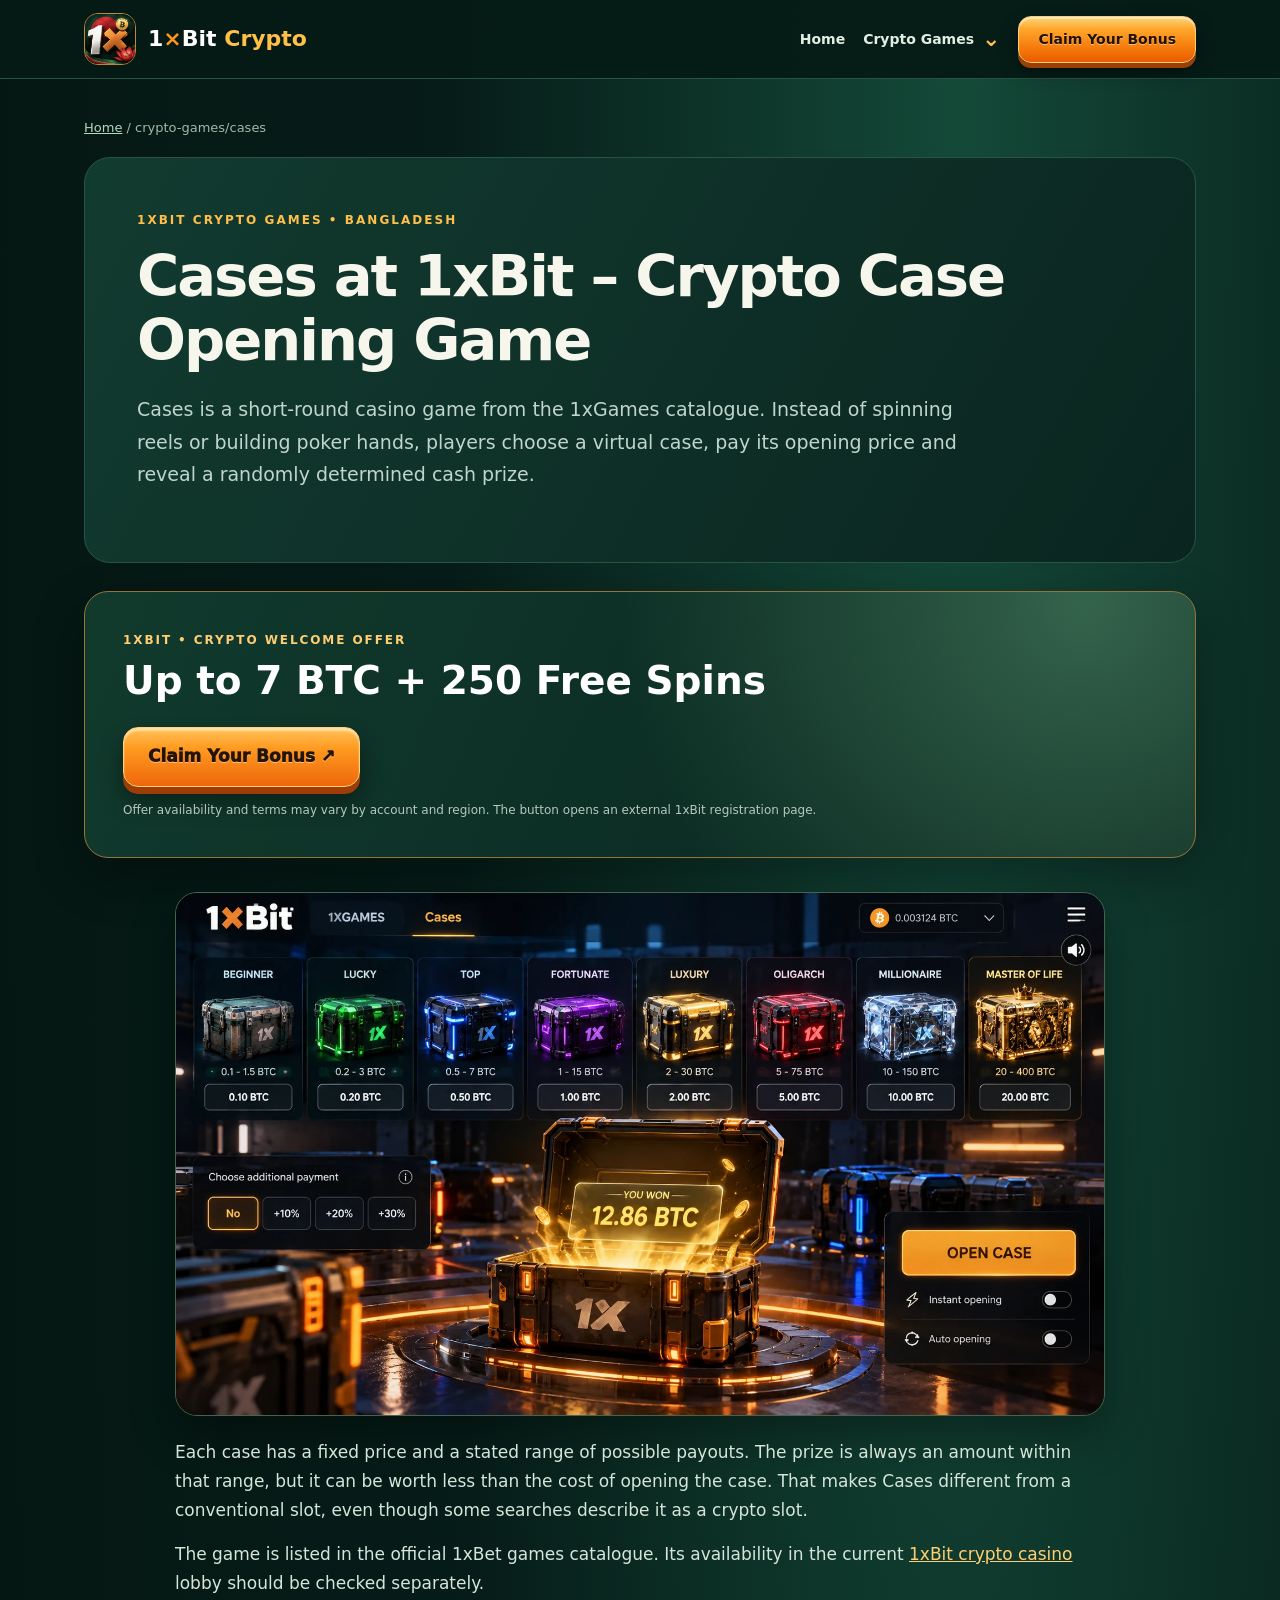
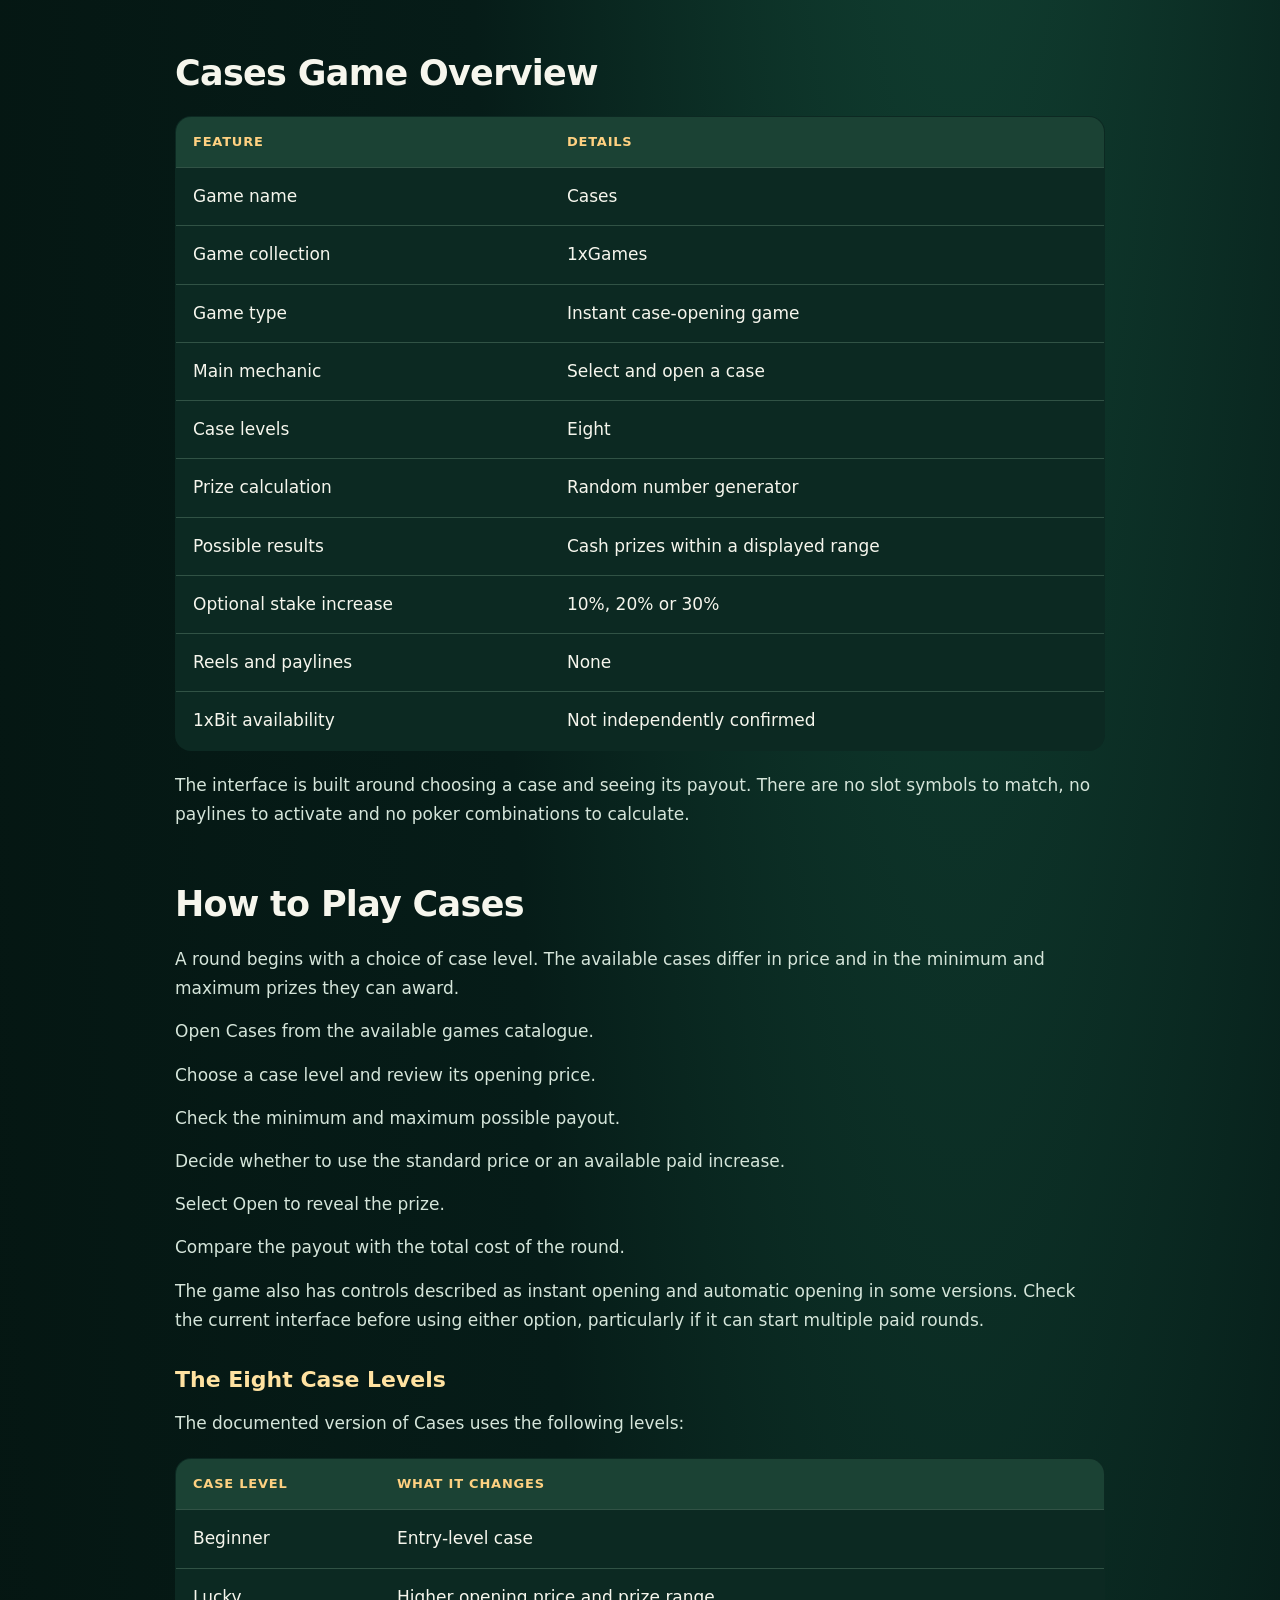
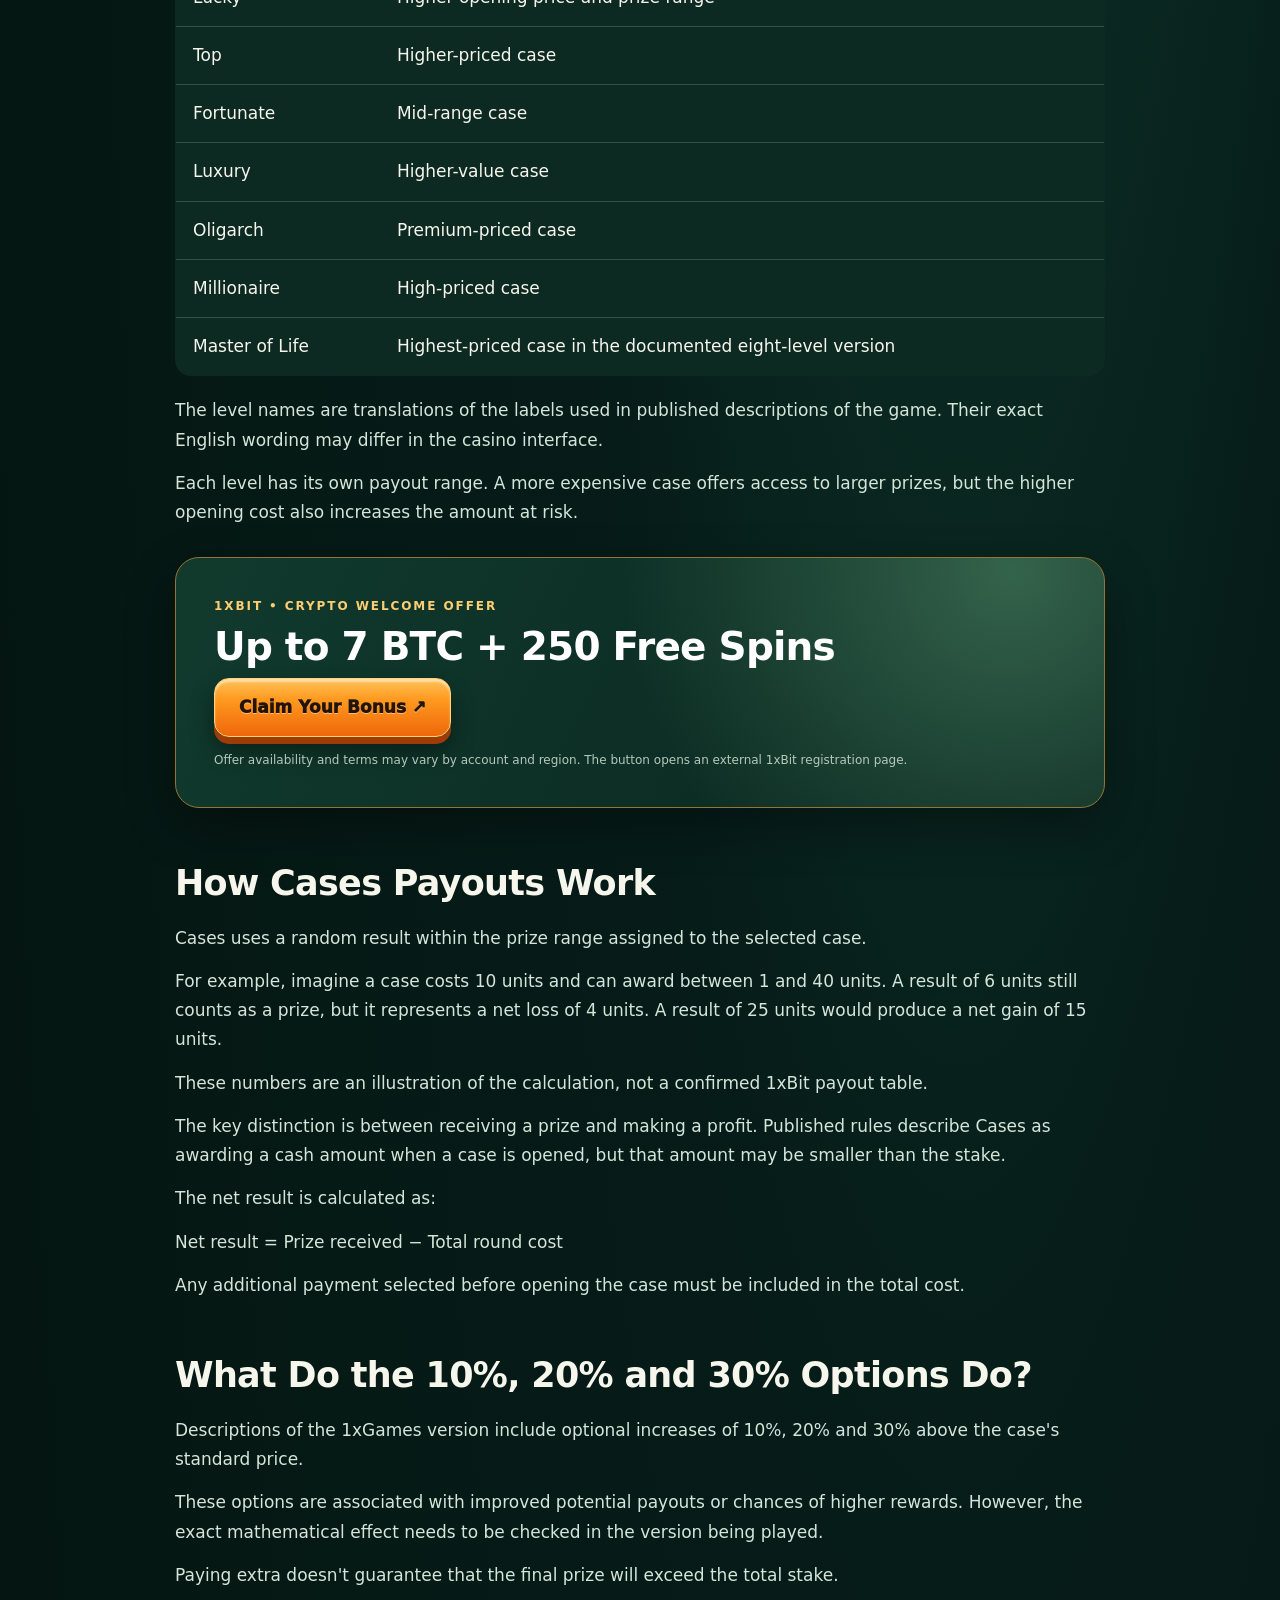
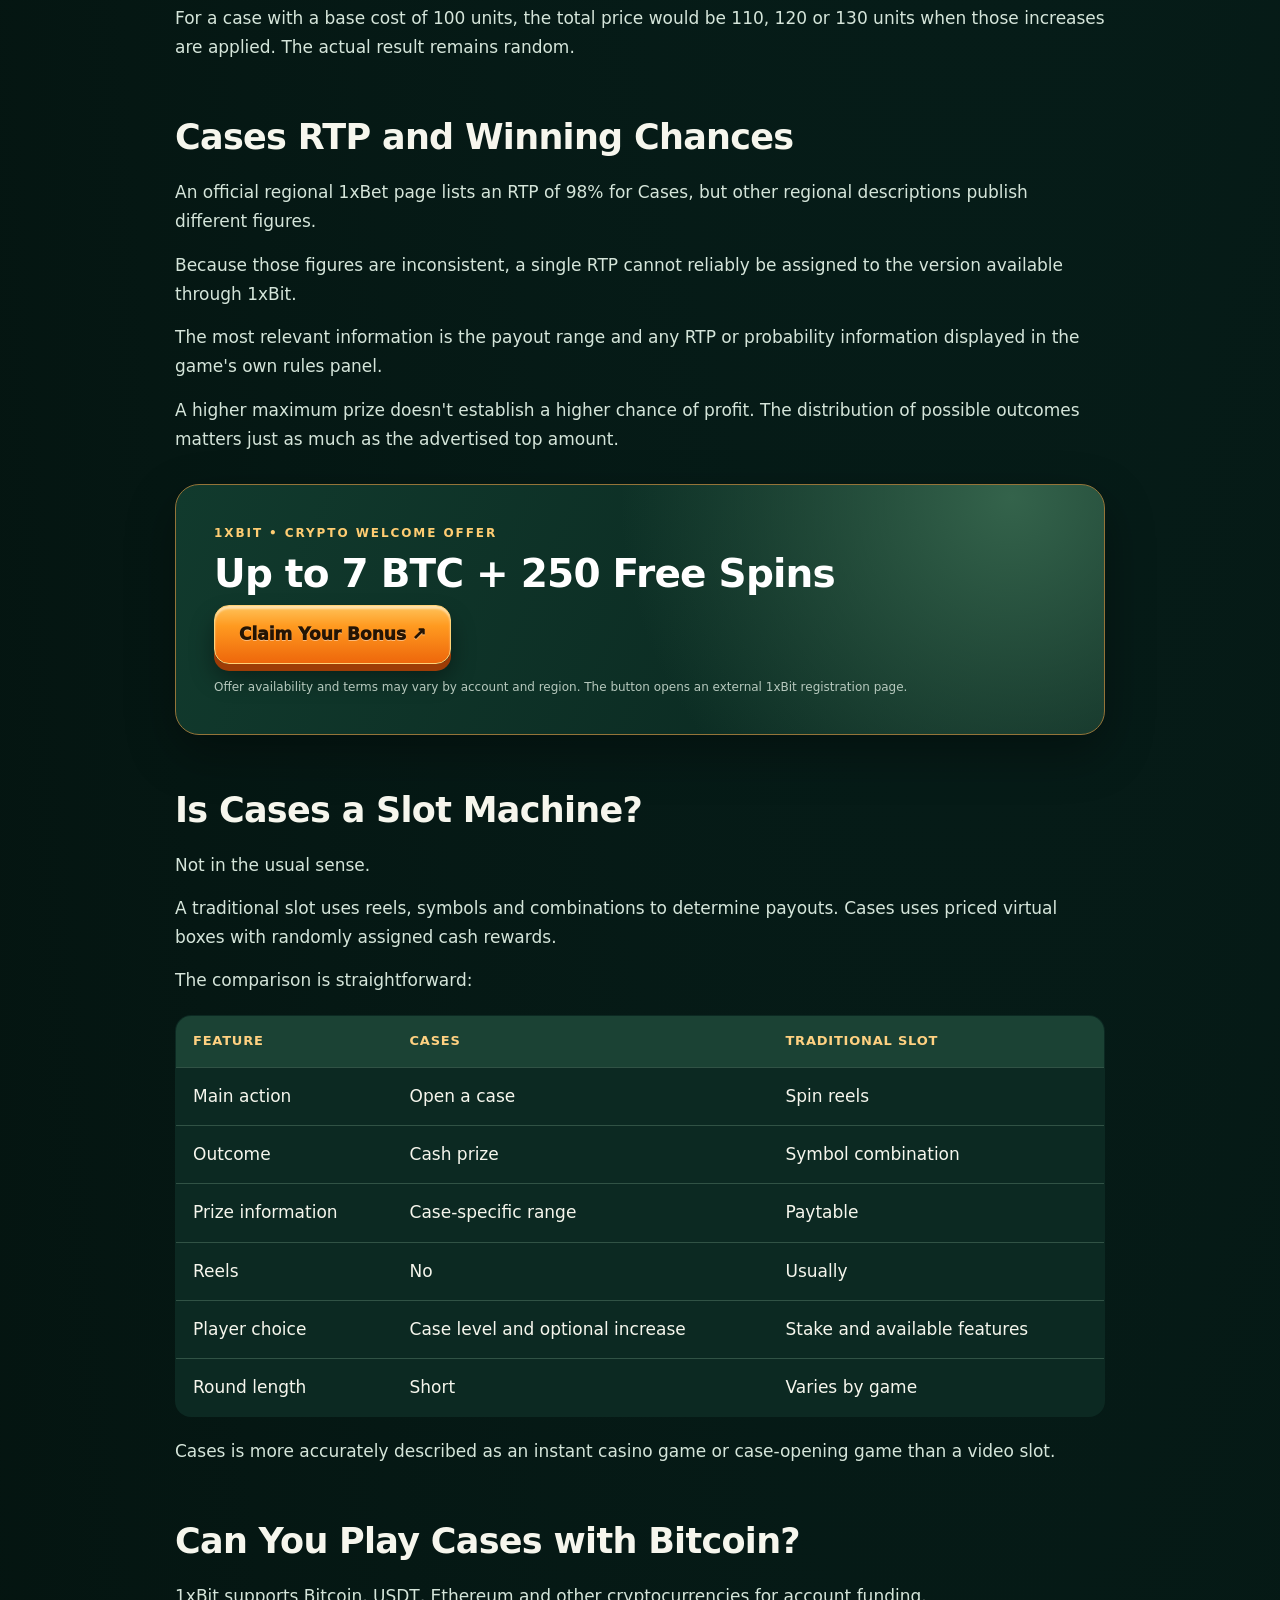
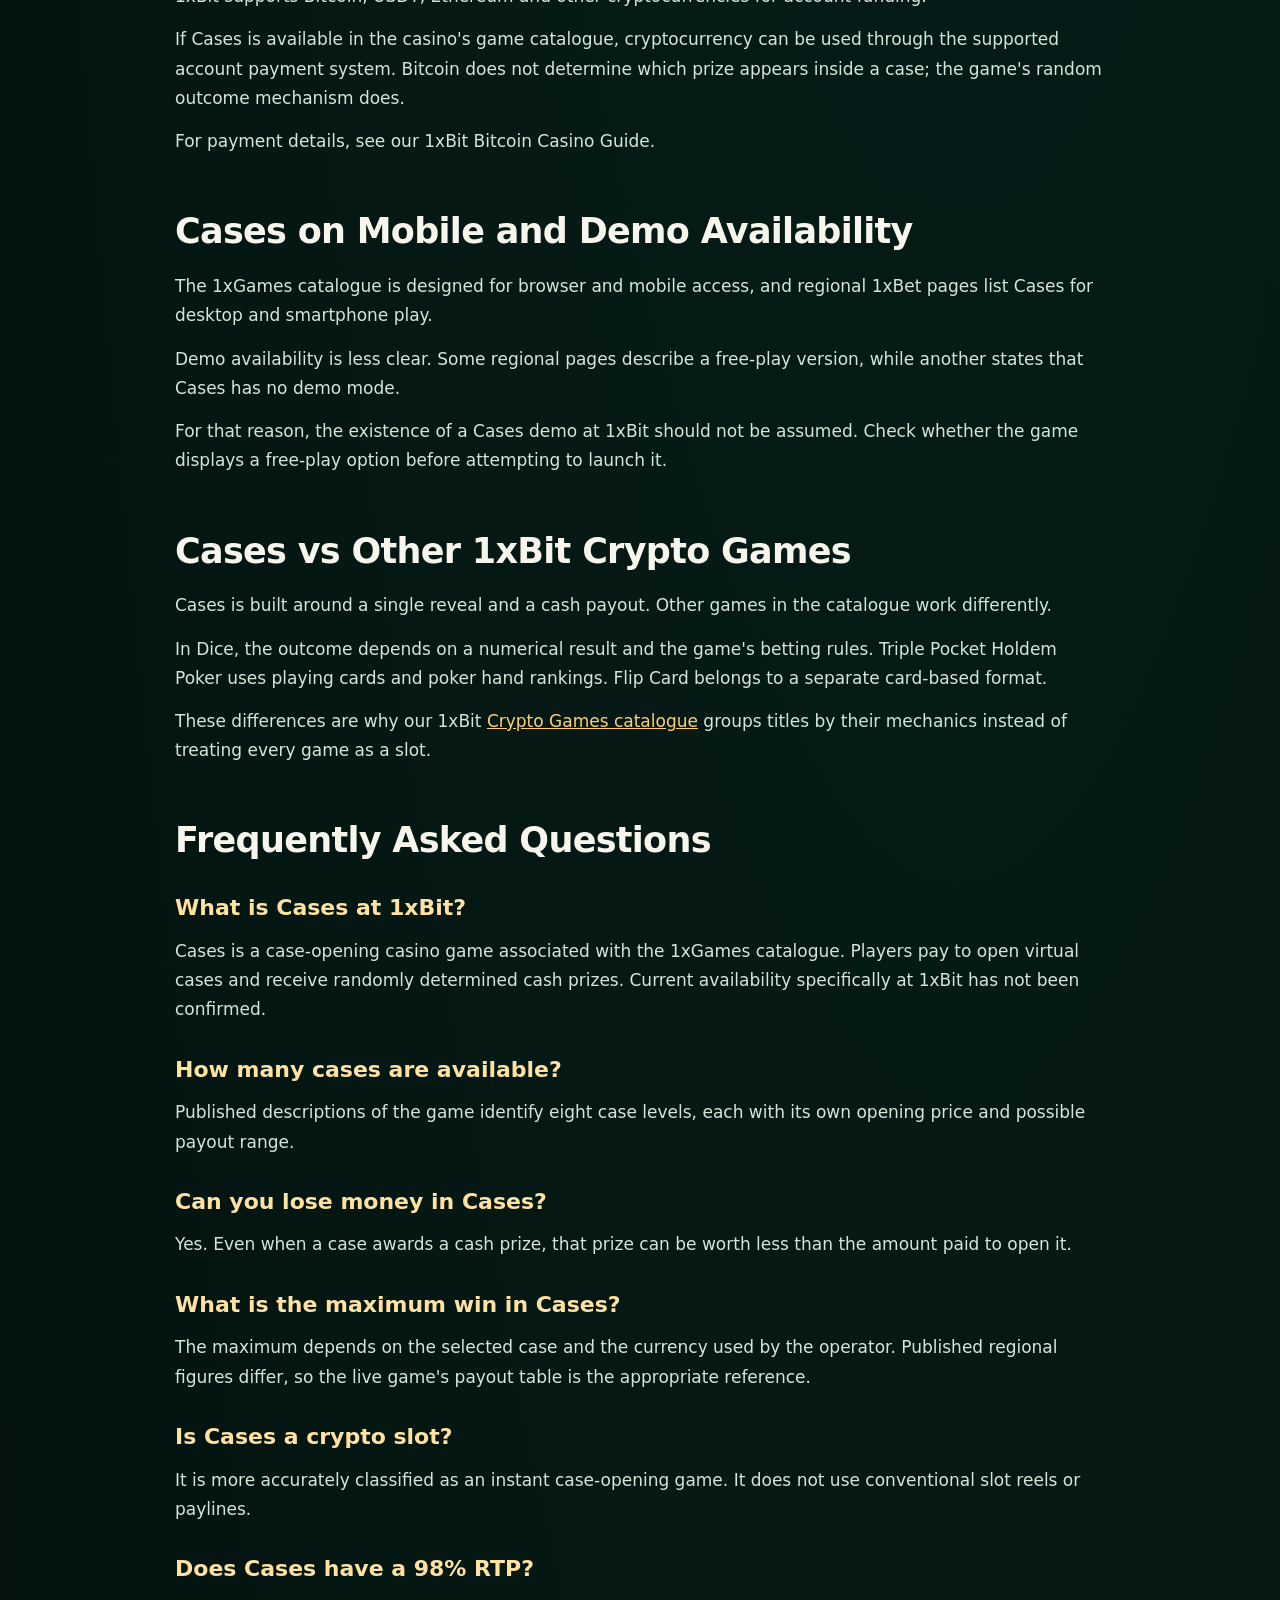
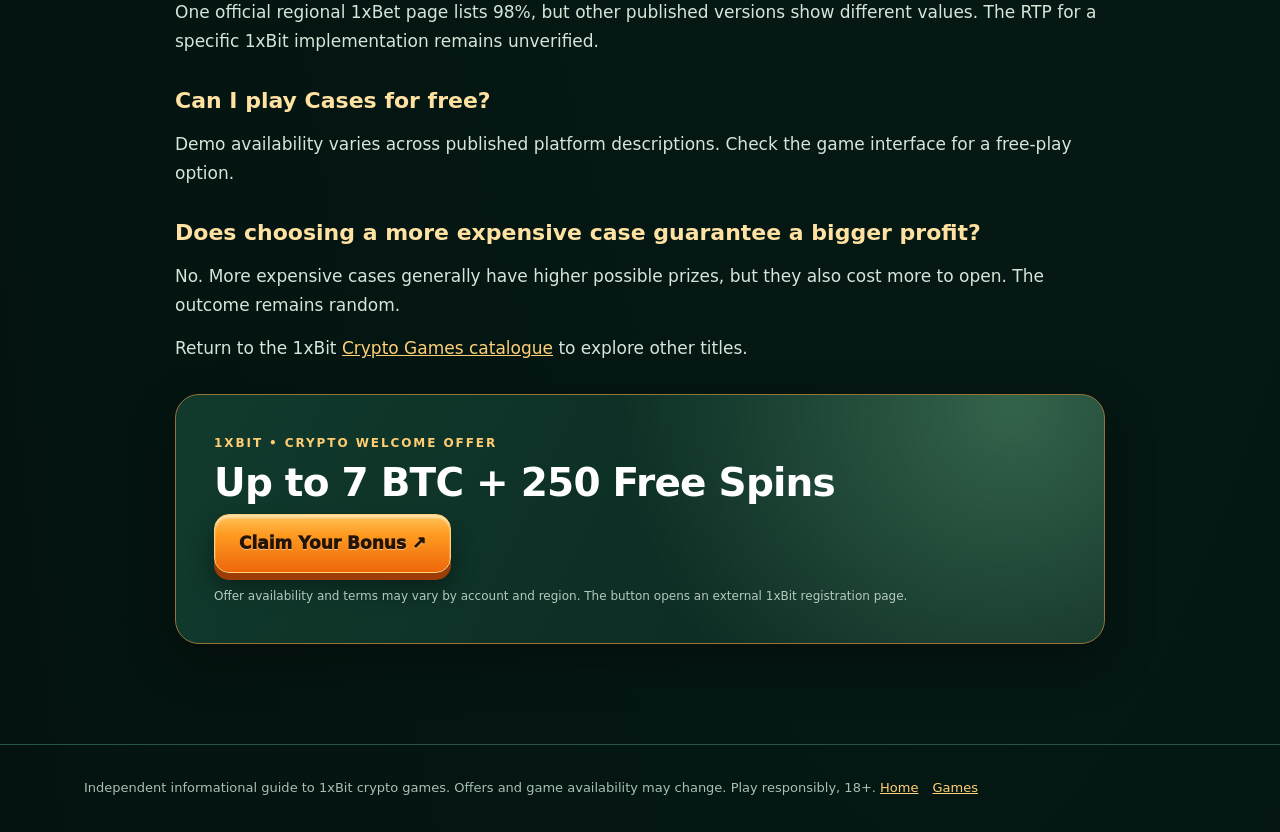
<file: crypto-games/cases/index.html>
<!DOCTYPE html>

<html lang="en"><head><meta charset="utf-8"/><meta content="width=device-width,initial-scale=1" name="viewport"/><title>Cases 1xBit – Crypto Case Opening Game &amp; Rules</title><meta content="Discover how the Cases crypto game works, with eight case levels, random cash prizes, optional stake increases and gameplay information for 1xBit." name="description"/><meta content="nzdRKTKTQSO_ztL6FSSttmMY0LrdCSlqZK5ED1bf4hI" name="google-site-verification"/><link href="https://1xbit-bangladesh.org/crypto-games/cases/" rel="canonical"/><link href="/favicon.png" rel="icon"/><meta content="website" property="og:type"/><meta content="Cases 1xBit – Crypto Case Opening Game &amp; Rules" property="og:title"/><meta content="Discover how the Cases crypto game works, with eight case levels, random cash prizes, optional stake increases and gameplay information for 1xBit." property="og:description"/><meta content="https://1xbit-bangladesh.org/crypto-games/cases/" property="og:url"/><meta content="https://1xbit-bangladesh.org/assets/logo.webp" property="og:image"/><link href="/assets/style.css" rel="stylesheet"/><script type="application/ld+json">{"@context": "https://schema.org", "@type": "WebPage", "name": "Cases 1xBit – Crypto Case Opening Game & Rules", "url": "https://1xbit-bangladesh.org/crypto-games/cases/", "description": "Discover how the Cases crypto game works, with eight case levels, random cash prizes, optional stake increases and gameplay information for 1xBit."}</script></head><body><header><div class="shell head"><a class="brand" href="/"><img alt="1xBit Bangladesh crypto casino logo with Bitcoin symbol and red lotus" src="/assets/logo.webp"/><span>1<span style="color:#ff971f">×</span>Bit <b>Crypto</b></span></a><button aria-label="Toggle navigation" class="menu">☰</button><nav><a href="/">Home</a><details class="games-dropdown"><summary><a href="/crypto-games/">Crypto Games</a><span aria-hidden="true" class="dropdown-chevron">⌄</span></summary><div class="games-dropdown-list"><a class="games-hub-link" href="/crypto-games/">All Crypto Games</a><a href="/crypto-games/triple-pocket-holdem-poker/">Triple Pocket Holdem Poker</a><a href="/crypto-games/cases/">Cases</a><a href="/crypto-games/under-and-over-seven/">Under and Over Seven</a><a href="/crypto-games/flip-card/">Flip Card</a><a href="/crypto-games/crystal/">Crystal</a><a href="/crypto-games/dice/">Dice</a><a href="/crypto-games/goal/">Goal</a><a href="/crypto-games/kings-move/">King’s Move</a><a href="/crypto-games/las-vegas/">Las Vegas</a></div></details><a class="nav-bonus" href="/go/" rel="nofollow sponsored">Claim Your Bonus</a></nav></div></header><main class="shell page"><div class="crumbs"><a href="/">Home</a> / crypto-games/cases</div><section class="intro"><div class="eyebrow">1xBit crypto games • Bangladesh</div><h1>Cases at 1xBit – Crypto Case Opening Game</h1><p>Cases is a short-round casino game from the 1xGames catalogue. Instead of spinning reels or building poker hands, players choose a virtual case, pay its opening price and reveal a randomly determined cash prize.</p></section><aside class="cta hero-bonus"><div class="tag">1xBit • Crypto welcome offer</div><h2>Up to 7 BTC + 250 Free Spins</h2><a class="btn" href="/go/" rel="nofollow sponsored">Claim Your Bonus ↗</a><small>Offer availability and terms may vary by account and region. The button opens an external 1xBit registration page.</small></aside><article class="content"><a aria-label="Open 1xBit registration and view current bonus terms" class="hero-image" href="/go/" rel="nofollow sponsored"><img alt="1xBit crypto casino game interface and gameplay artwork" loading="lazy" src="/assets/image7.webp"/></a><p>Each case has a fixed price and a stated range of possible payouts. The prize is always an amount within that range, but it can be worth less than the cost of opening the case. That makes Cases different from a conventional slot, even though some searches describe it as a crypto slot.</p><p>The game is listed in the official 1xBet games catalogue. Its availability in the current <a href="/">1xBit crypto casino</a> lobby should be checked separately.</p><h2>Cases Game Overview</h2><table class="desktop-table"><thead><tr><th>Feature</th><th>Details</th></tr></thead><tbody><tr><td>Game name</td><td>Cases</td></tr><tr><td>Game collection</td><td>1xGames</td></tr><tr><td>Game type</td><td>Instant case-opening game</td></tr><tr><td>Main mechanic</td><td>Select and open a case</td></tr><tr><td>Case levels</td><td>Eight</td></tr><tr><td>Prize calculation</td><td>Random number generator</td></tr><tr><td>Possible results</td><td>Cash prizes within a displayed range</td></tr><tr><td>Optional stake increase</td><td>10%, 20% or 30%</td></tr><tr><td>Reels and paylines</td><td>None</td></tr><tr><td>1xBit availability</td><td>Not independently confirmed</td></tr></tbody></table><div class="mobile-cards"><div class="mobile-record"><div class="record-title">Game name</div><dl><div><dt>Details</dt><dd>Cases</dd></div></dl></div><div class="mobile-record"><div class="record-title">Game collection</div><dl><div><dt>Details</dt><dd>1xGames</dd></div></dl></div><div class="mobile-record"><div class="record-title">Game type</div><dl><div><dt>Details</dt><dd>Instant case-opening game</dd></div></dl></div><div class="mobile-record"><div class="record-title">Main mechanic</div><dl><div><dt>Details</dt><dd>Select and open a case</dd></div></dl></div><div class="mobile-record"><div class="record-title">Case levels</div><dl><div><dt>Details</dt><dd>Eight</dd></div></dl></div><div class="mobile-record"><div class="record-title">Prize calculation</div><dl><div><dt>Details</dt><dd>Random number generator</dd></div></dl></div><div class="mobile-record"><div class="record-title">Possible results</div><dl><div><dt>Details</dt><dd>Cash prizes within a displayed range</dd></div></dl></div><div class="mobile-record"><div class="record-title">Optional stake increase</div><dl><div><dt>Details</dt><dd>10%, 20% or 30%</dd></div></dl></div><div class="mobile-record"><div class="record-title">Reels and paylines</div><dl><div><dt>Details</dt><dd>None</dd></div></dl></div><div class="mobile-record"><div class="record-title">1xBit availability</div><dl><div><dt>Details</dt><dd>Not independently confirmed</dd></div></dl></div></div><p>The interface is built around choosing a case and seeing its payout. There are no slot symbols to match, no paylines to activate and no poker combinations to calculate.</p><h2>How to Play Cases</h2><p>A round begins with a choice of case level. The available cases differ in price and in the minimum and maximum prizes they can award.</p><p>Open Cases from the available games catalogue.</p><p>Choose a case level and review its opening price.</p><p>Check the minimum and maximum possible payout.</p><p>Decide whether to use the standard price or an available paid increase.</p><p>Select Open to reveal the prize.</p><p>Compare the payout with the total cost of the round.</p><p>The game also has controls described as instant opening and automatic opening in some versions. Check the current interface before using either option, particularly if it can start multiple paid rounds.</p><h3>The Eight Case Levels</h3><p>The documented version of Cases uses the following levels:</p><table class="desktop-table"><thead><tr><th>Case level</th><th>What it changes</th></tr></thead><tbody><tr><td>Beginner</td><td>Entry-level case</td></tr><tr><td>Lucky</td><td>Higher opening price and prize range</td></tr><tr><td>Top</td><td>Higher-priced case</td></tr><tr><td>Fortunate</td><td>Mid-range case</td></tr><tr><td>Luxury</td><td>Higher-value case</td></tr><tr><td>Oligarch</td><td>Premium-priced case</td></tr><tr><td>Millionaire</td><td>High-priced case</td></tr><tr><td>Master of Life</td><td>Highest-priced case in the documented eight-level version</td></tr></tbody></table><div class="mobile-cards"><div class="mobile-record"><div class="record-title">Beginner</div><dl><div><dt>What it changes</dt><dd>Entry-level case</dd></div></dl></div><div class="mobile-record"><div class="record-title">Lucky</div><dl><div><dt>What it changes</dt><dd>Higher opening price and prize range</dd></div></dl></div><div class="mobile-record"><div class="record-title">Top</div><dl><div><dt>What it changes</dt><dd>Higher-priced case</dd></div></dl></div><div class="mobile-record"><div class="record-title">Fortunate</div><dl><div><dt>What it changes</dt><dd>Mid-range case</dd></div></dl></div><div class="mobile-record"><div class="record-title">Luxury</div><dl><div><dt>What it changes</dt><dd>Higher-value case</dd></div></dl></div><div class="mobile-record"><div class="record-title">Oligarch</div><dl><div><dt>What it changes</dt><dd>Premium-priced case</dd></div></dl></div><div class="mobile-record"><div class="record-title">Millionaire</div><dl><div><dt>What it changes</dt><dd>High-priced case</dd></div></dl></div><div class="mobile-record"><div class="record-title">Master of Life</div><dl><div><dt>What it changes</dt><dd>Highest-priced case in the documented eight-level version</dd></div></dl></div></div><p>The level names are translations of the labels used in published descriptions of the game. Their exact English wording may differ in the casino interface.</p><p>Each level has its own payout range. A more expensive case offers access to larger prizes, but the higher opening cost also increases the amount at risk.</p><aside class="cta"><div class="tag">1xBit • Crypto welcome offer</div><h2>Up to 7 BTC + 250 Free Spins</h2><a class="btn" href="/go/" rel="nofollow sponsored">Claim Your Bonus ↗</a><small>Offer availability and terms may vary by account and region. The button opens an external 1xBit registration page.</small></aside><h2>How Cases Payouts Work</h2><p>Cases uses a random result within the prize range assigned to the selected case.</p><p>For example, imagine a case costs 10 units and can award between 1 and 40 units. A result of 6 units still counts as a prize, but it represents a net loss of 4 units. A result of 25 units would produce a net gain of 15 units.</p><p>These numbers are an illustration of the calculation, not a confirmed 1xBit payout table.</p><p>The key distinction is between receiving a prize and making a profit. Published rules describe Cases as awarding a cash amount when a case is opened, but that amount may be smaller than the stake.</p><p>The net result is calculated as:</p><p>Net result = Prize received − Total round cost</p><p>Any additional payment selected before opening the case must be included in the total cost.</p><h2>What Do the 10%, 20% and 30% Options Do?</h2><p>Descriptions of the 1xGames version include optional increases of 10%, 20% and 30% above the case's standard price.</p><p>These options are associated with improved potential payouts or chances of higher rewards. However, the exact mathematical effect needs to be checked in the version being played.</p><p>Paying extra doesn't guarantee that the final prize will exceed the total stake.</p><p>For a case with a base cost of 100 units, the total price would be 110, 120 or 130 units when those increases are applied. The actual result remains random.</p><h2>Cases RTP and Winning Chances</h2><p>An official regional 1xBet page lists an RTP of 98% for Cases, but other regional descriptions publish different figures.</p><p>Because those figures are inconsistent, a single RTP cannot reliably be assigned to the version available through 1xBit.</p><p>The most relevant information is the payout range and any RTP or probability information displayed in the game's own rules panel.</p><p>A higher maximum prize doesn't establish a higher chance of profit. The distribution of possible outcomes matters just as much as the advertised top amount.</p><aside class="cta"><div class="tag">1xBit • Crypto welcome offer</div><h2>Up to 7 BTC + 250 Free Spins</h2><a class="btn" href="/go/" rel="nofollow sponsored">Claim Your Bonus ↗</a><small>Offer availability and terms may vary by account and region. The button opens an external 1xBit registration page.</small></aside><h2>Is Cases a Slot Machine?</h2><p>Not in the usual sense.</p><p>A traditional slot uses reels, symbols and combinations to determine payouts. Cases uses priced virtual boxes with randomly assigned cash rewards.</p><p>The comparison is straightforward:</p><table class="desktop-table"><thead><tr><th>Feature</th><th>Cases</th><th>Traditional slot</th></tr></thead><tbody><tr><td>Main action</td><td>Open a case</td><td>Spin reels</td></tr><tr><td>Outcome</td><td>Cash prize</td><td>Symbol combination</td></tr><tr><td>Prize information</td><td>Case-specific range</td><td>Paytable</td></tr><tr><td>Reels</td><td>No</td><td>Usually</td></tr><tr><td>Player choice</td><td>Case level and optional increase</td><td>Stake and available features</td></tr><tr><td>Round length</td><td>Short</td><td>Varies by game</td></tr></tbody></table><div class="mobile-cards"><div class="mobile-record"><div class="record-title">Main action</div><dl><div><dt>Cases</dt><dd>Open a case</dd></div><div><dt>Traditional slot</dt><dd>Spin reels</dd></div></dl></div><div class="mobile-record"><div class="record-title">Outcome</div><dl><div><dt>Cases</dt><dd>Cash prize</dd></div><div><dt>Traditional slot</dt><dd>Symbol combination</dd></div></dl></div><div class="mobile-record"><div class="record-title">Prize information</div><dl><div><dt>Cases</dt><dd>Case-specific range</dd></div><div><dt>Traditional slot</dt><dd>Paytable</dd></div></dl></div><div class="mobile-record"><div class="record-title">Reels</div><dl><div><dt>Cases</dt><dd>No</dd></div><div><dt>Traditional slot</dt><dd>Usually</dd></div></dl></div><div class="mobile-record"><div class="record-title">Player choice</div><dl><div><dt>Cases</dt><dd>Case level and optional increase</dd></div><div><dt>Traditional slot</dt><dd>Stake and available features</dd></div></dl></div><div class="mobile-record"><div class="record-title">Round length</div><dl><div><dt>Cases</dt><dd>Short</dd></div><div><dt>Traditional slot</dt><dd>Varies by game</dd></div></dl></div></div><p>Cases is more accurately described as an instant casino game or case-opening game than a video slot.</p><h2>Can You Play Cases with Bitcoin?</h2><p>1xBit supports Bitcoin, USDT, Ethereum and other cryptocurrencies for account funding.</p><p>If Cases is available in the casino's game catalogue, cryptocurrency can be used through the supported account payment system. Bitcoin does not determine which prize appears inside a case; the game's random outcome mechanism does.</p><p>For payment details, see our 1xBit Bitcoin Casino Guide.</p><h2>Cases on Mobile and Demo Availability</h2><p>The 1xGames catalogue is designed for browser and mobile access, and regional 1xBet pages list Cases for desktop and smartphone play.</p><p>Demo availability is less clear. Some regional pages describe a free-play version, while another states that Cases has no demo mode.</p><p>For that reason, the existence of a Cases demo at 1xBit should not be assumed. Check whether the game displays a free-play option before attempting to launch it.</p><h2>Cases vs Other 1xBit Crypto Games</h2><p>Cases is built around a single reveal and a cash payout. Other games in the catalogue work differently.</p><p>In Dice, the outcome depends on a numerical result and the game's betting rules. Triple Pocket Holdem Poker uses playing cards and poker hand rankings. Flip Card belongs to a separate card-based format.</p><p>These differences are why our 1xBit <a href="/crypto-games/">Crypto Games catalogue</a> groups titles by their mechanics instead of treating every game as a slot.</p><h2>Frequently Asked Questions</h2><h3>What is Cases at 1xBit?</h3><p>Cases is a case-opening casino game associated with the 1xGames catalogue. Players pay to open virtual cases and receive randomly determined cash prizes. Current availability specifically at 1xBit has not been confirmed.</p><h3>How many cases are available?</h3><p>Published descriptions of the game identify eight case levels, each with its own opening price and possible payout range.</p><h3>Can you lose money in Cases?</h3><p>Yes. Even when a case awards a cash prize, that prize can be worth less than the amount paid to open it.</p><h3>What is the maximum win in Cases?</h3><p>The maximum depends on the selected case and the currency used by the operator. Published regional figures differ, so the live game's payout table is the appropriate reference.</p><h3>Is Cases a crypto slot?</h3><p>It is more accurately classified as an instant case-opening game. It does not use conventional slot reels or paylines.</p><h3>Does Cases have a 98% RTP?</h3><p>One official regional 1xBet page lists 98%, but other published versions show different values. The RTP for a specific 1xBit implementation remains unverified.</p><h3>Can I play Cases for free?</h3><p>Demo availability varies across published platform descriptions. Check the game interface for a free-play option.</p><h3>Does choosing a more expensive case guarantee a bigger profit?</h3><p>No. More expensive cases generally have higher possible prizes, but they also cost more to open. The outcome remains random.</p><p>Return to the 1xBit <a href="/crypto-games/">Crypto Games catalogue</a> to explore other titles.</p><aside class="cta"><div class="tag">1xBit • Crypto welcome offer</div><h2>Up to 7 BTC + 250 Free Spins</h2><a class="btn" href="/go/" rel="nofollow sponsored">Claim Your Bonus ↗</a><small>Offer availability and terms may vary by account and region. The button opens an external 1xBit registration page.</small></aside></article></main><footer><div class="shell">Independent informational guide to 1xBit crypto games. Offers and game availability may change. Play responsibly, 18+. <a href="/">Home</a><a href="/crypto-games/">Games</a></div></footer><script defer="" src="/assets/site.js"></script></body></html>
</file>
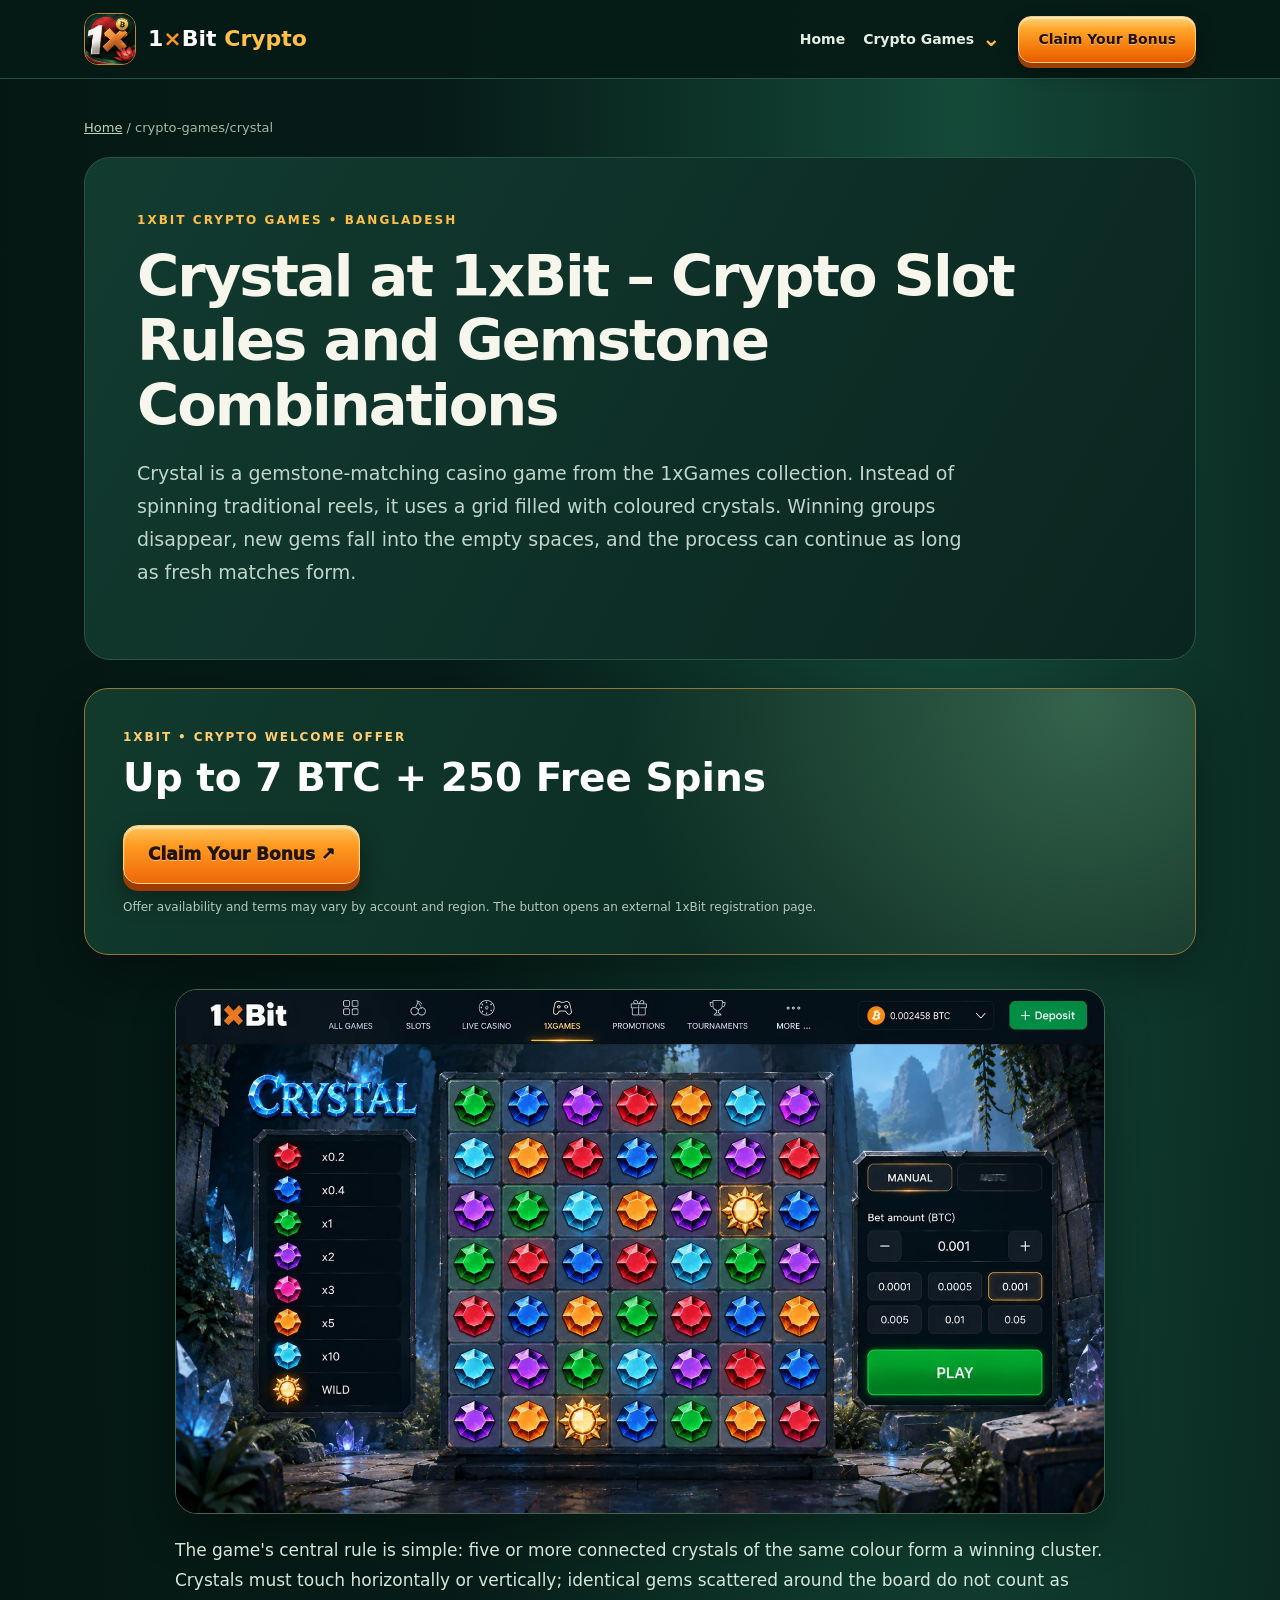
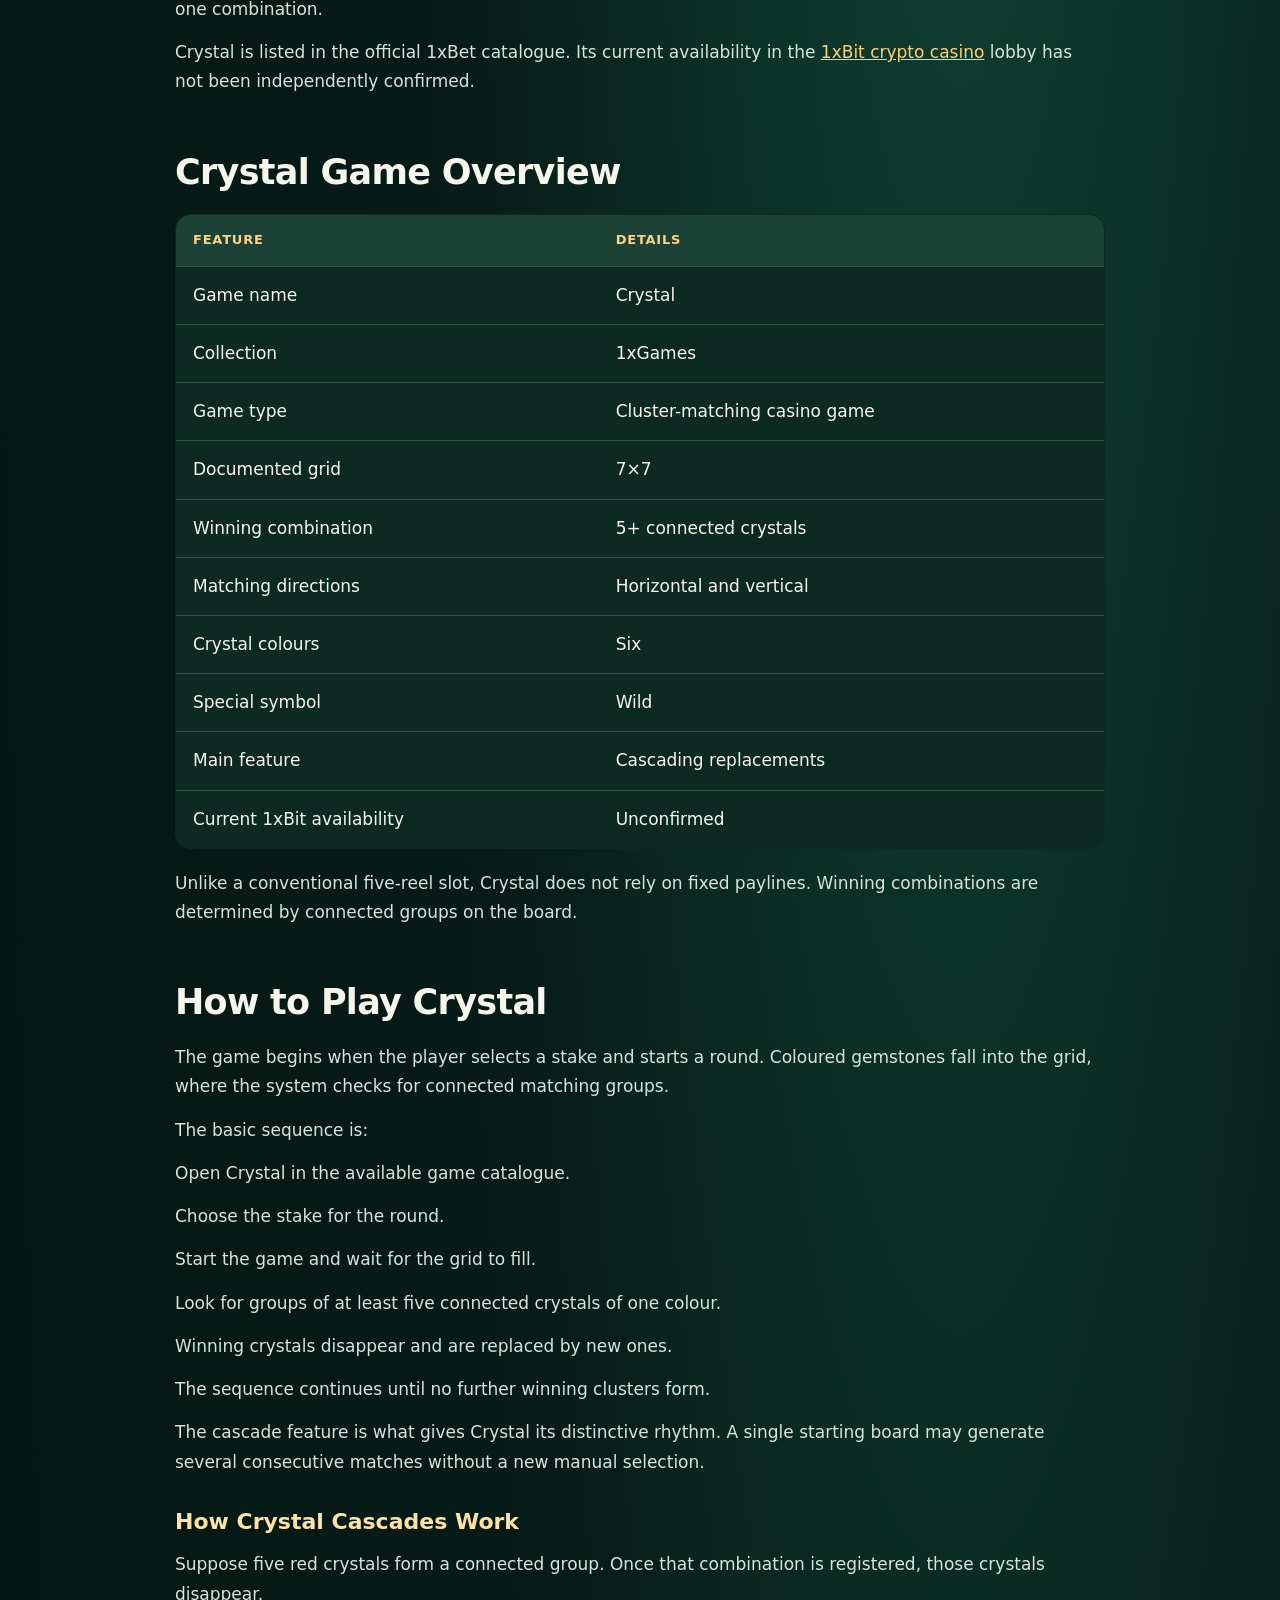
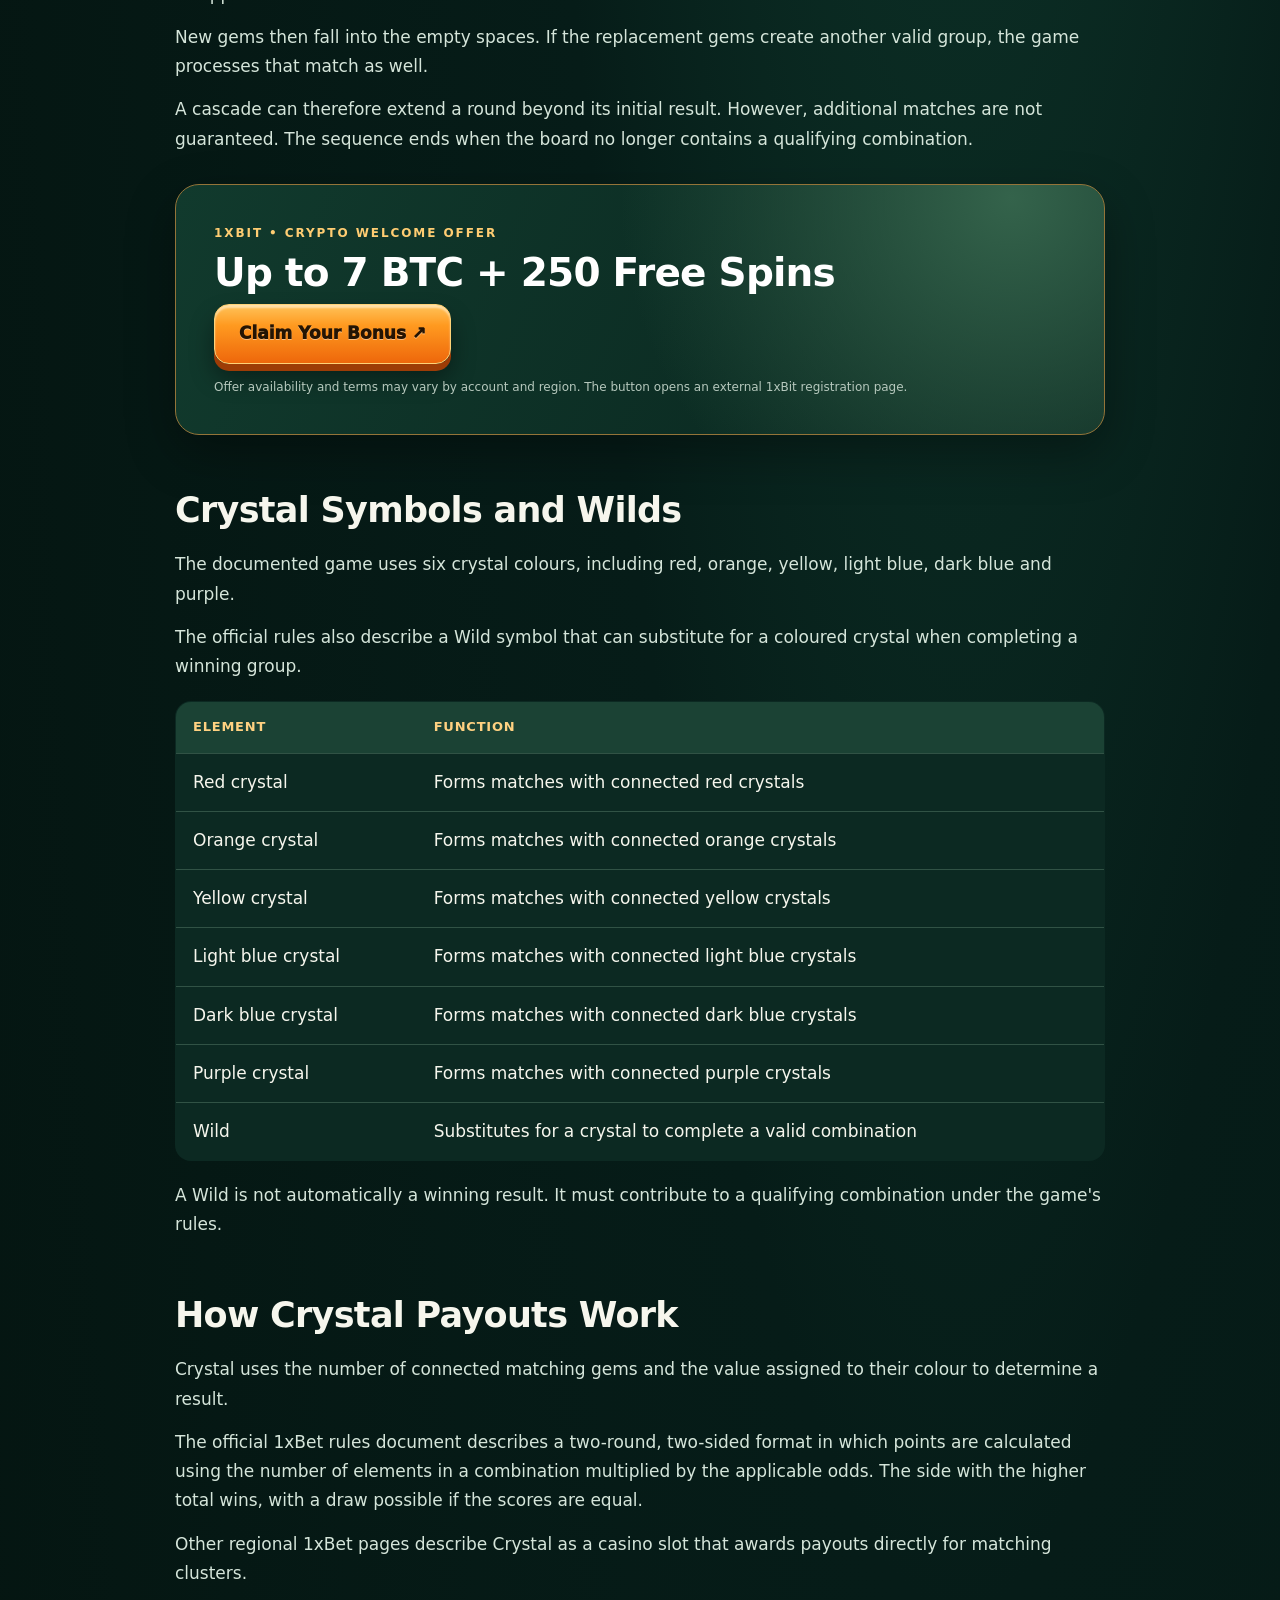
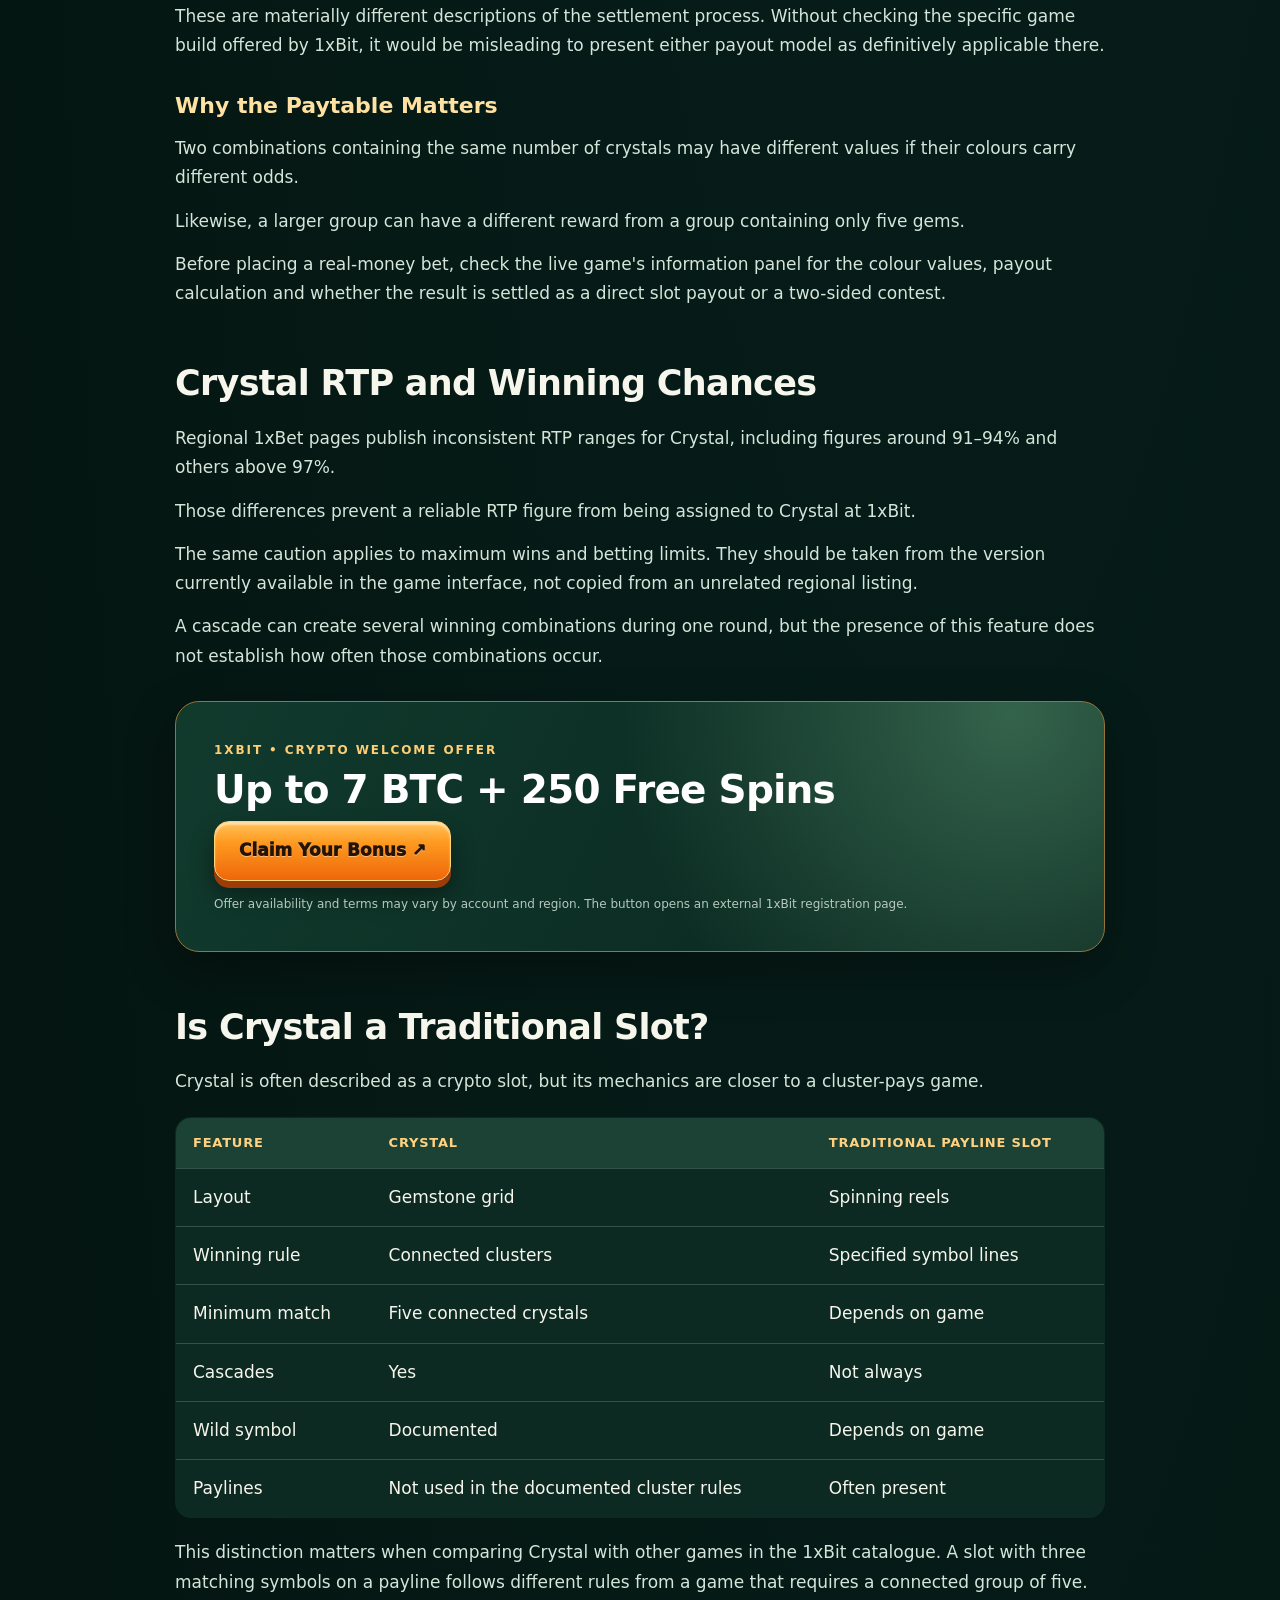
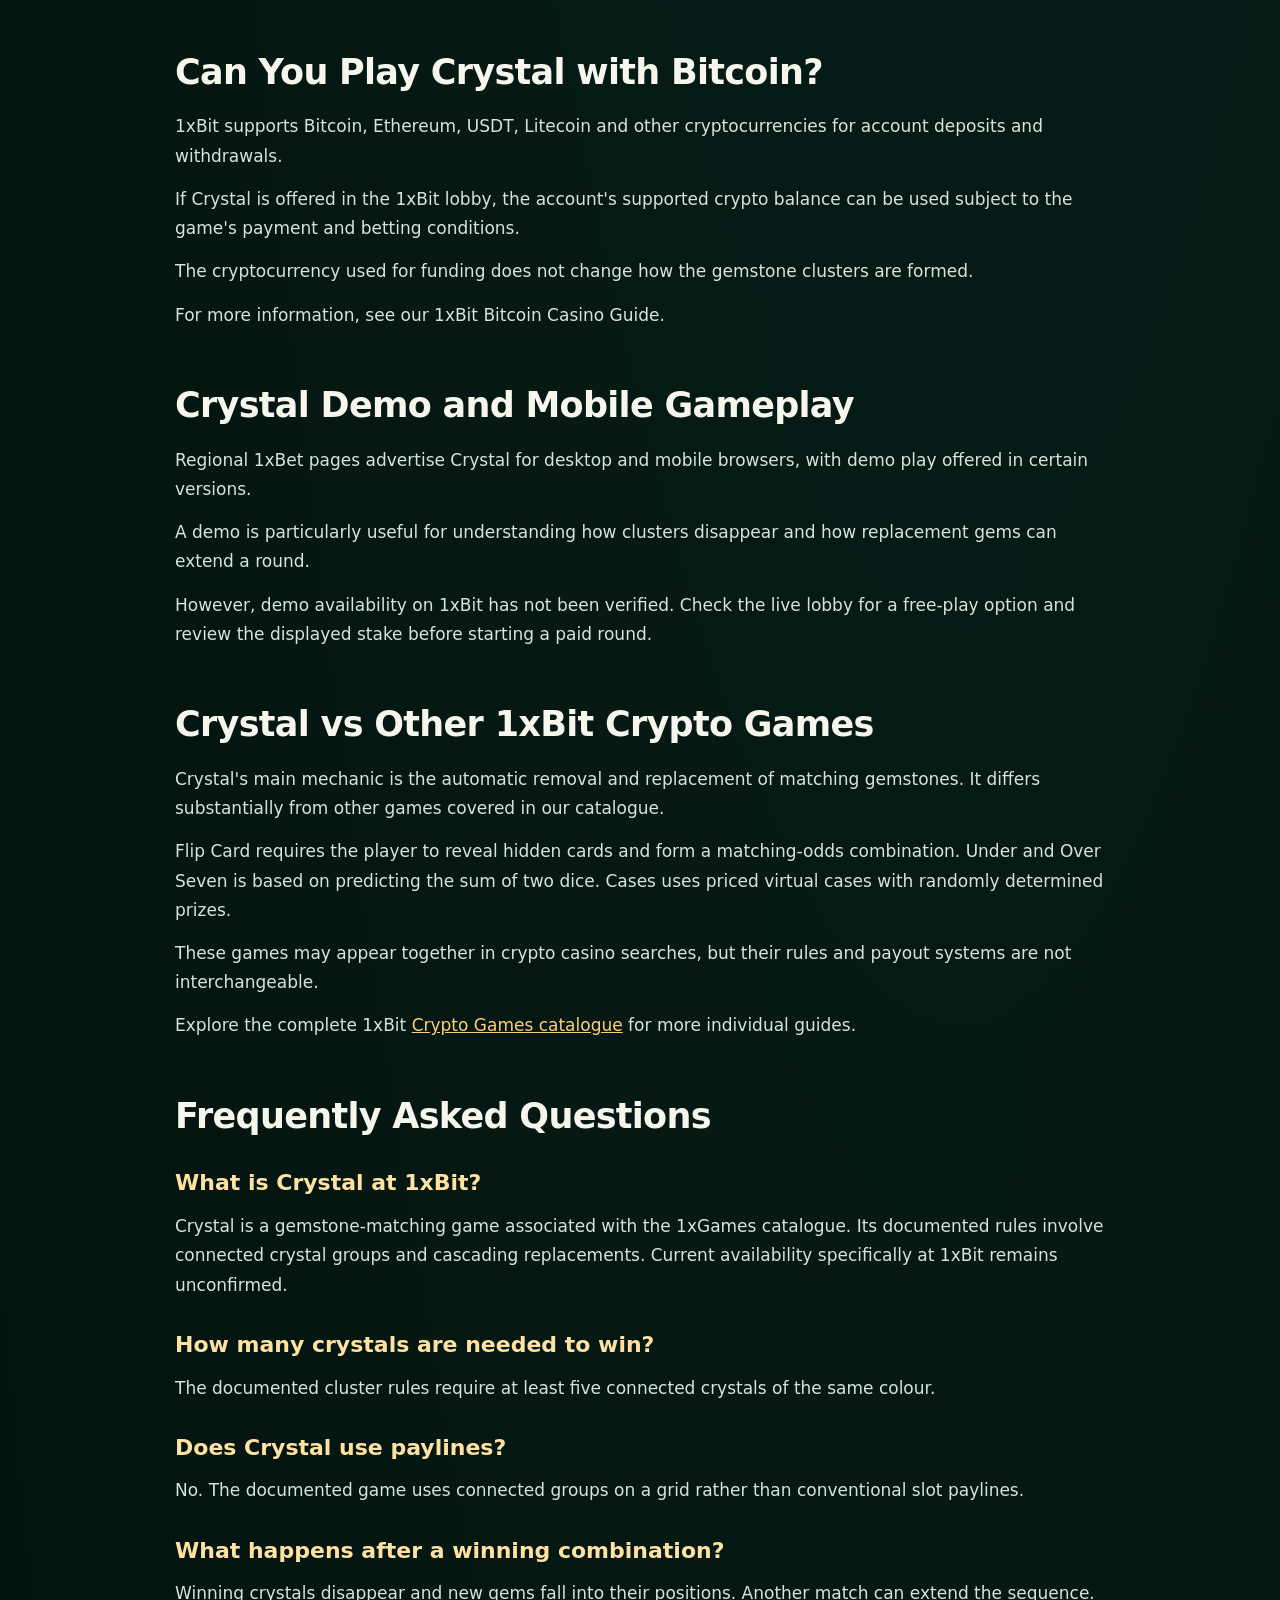
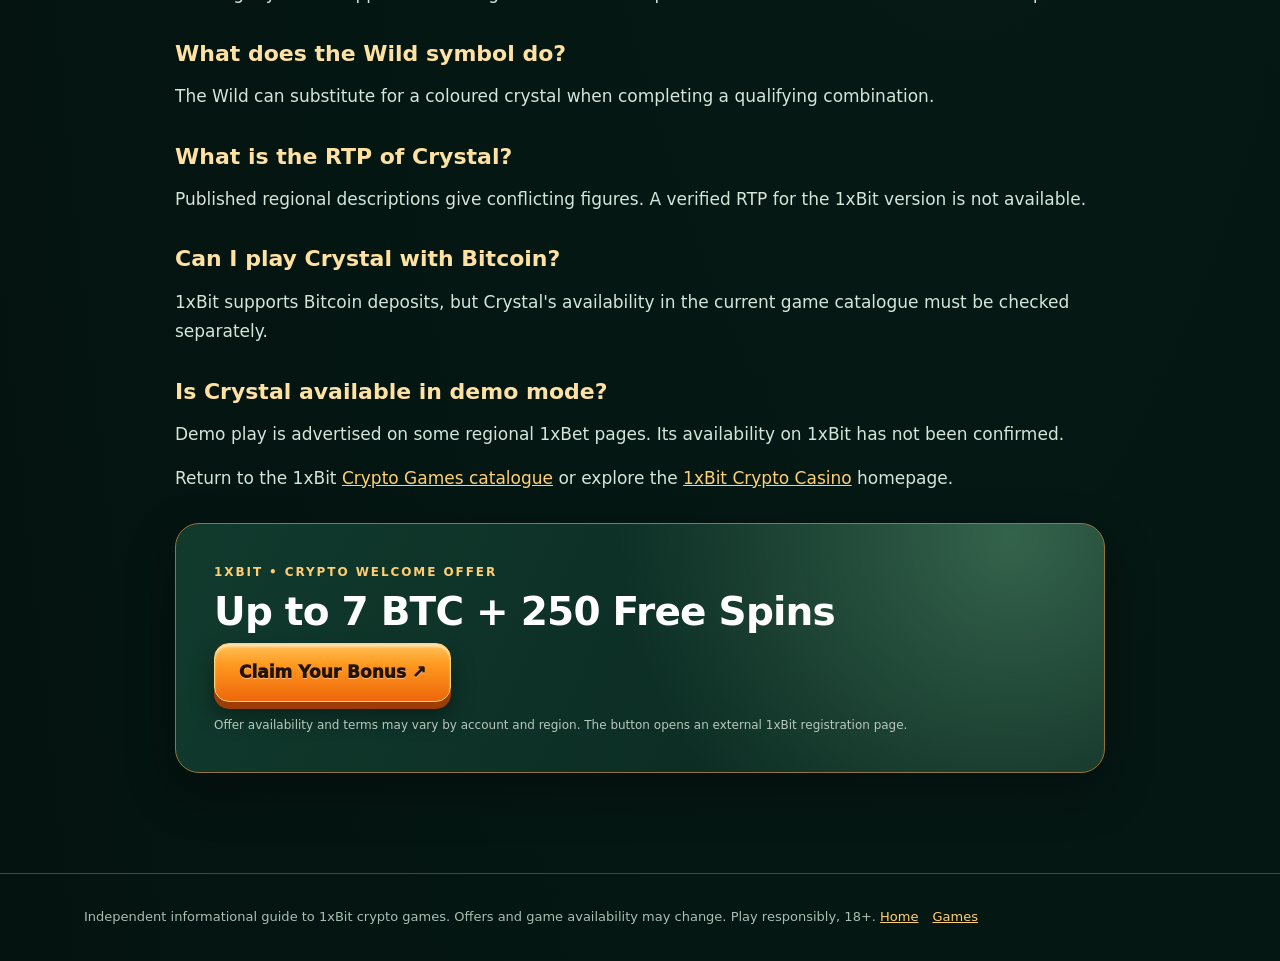
<file: crypto-games/crystal/index.html>
<!DOCTYPE html>

<html lang="en"><head><meta charset="utf-8"/><meta content="width=device-width,initial-scale=1" name="viewport"/><title>Crystal 1xBit – Crypto Slot Rules, Cascades &amp; Payouts</title><meta content="Learn how Crystal works with a 7×7 gemstone grid, matching clusters, cascading wins and Wild symbols. Explore gameplay, payouts and crypto casino access at 1xBit." name="description"/><meta content="nzdRKTKTQSO_ztL6FSSttmMY0LrdCSlqZK5ED1bf4hI" name="google-site-verification"/><link href="https://1xbit-bangladesh.org/crypto-games/crystal/" rel="canonical"/><link href="/favicon.png" rel="icon"/><meta content="website" property="og:type"/><meta content="Crystal 1xBit – Crypto Slot Rules, Cascades &amp; Payouts" property="og:title"/><meta content="Learn how Crystal works with a 7×7 gemstone grid, matching clusters, cascading wins and Wild symbols. Explore gameplay, payouts and crypto casino access at 1xBit." property="og:description"/><meta content="https://1xbit-bangladesh.org/crypto-games/crystal/" property="og:url"/><meta content="https://1xbit-bangladesh.org/assets/logo.webp" property="og:image"/><link href="/assets/style.css" rel="stylesheet"/><script type="application/ld+json">{"@context": "https://schema.org", "@type": "WebPage", "name": "Crystal 1xBit – Crypto Slot Rules, Cascades & Payouts", "url": "https://1xbit-bangladesh.org/crypto-games/crystal/", "description": "Learn how Crystal works with a 7×7 gemstone grid, matching clusters, cascading wins and Wild symbols. Explore gameplay, payouts and crypto casino access at 1xBit."}</script></head><body><header><div class="shell head"><a class="brand" href="/"><img alt="1xBit Bangladesh crypto casino logo with Bitcoin symbol and red lotus" src="/assets/logo.webp"/><span>1<span style="color:#ff971f">×</span>Bit <b>Crypto</b></span></a><button aria-label="Toggle navigation" class="menu">☰</button><nav><a href="/">Home</a><details class="games-dropdown"><summary><a href="/crypto-games/">Crypto Games</a><span aria-hidden="true" class="dropdown-chevron">⌄</span></summary><div class="games-dropdown-list"><a class="games-hub-link" href="/crypto-games/">All Crypto Games</a><a href="/crypto-games/triple-pocket-holdem-poker/">Triple Pocket Holdem Poker</a><a href="/crypto-games/cases/">Cases</a><a href="/crypto-games/under-and-over-seven/">Under and Over Seven</a><a href="/crypto-games/flip-card/">Flip Card</a><a href="/crypto-games/crystal/">Crystal</a><a href="/crypto-games/dice/">Dice</a><a href="/crypto-games/goal/">Goal</a><a href="/crypto-games/kings-move/">King’s Move</a><a href="/crypto-games/las-vegas/">Las Vegas</a></div></details><a class="nav-bonus" href="/go/" rel="nofollow sponsored">Claim Your Bonus</a></nav></div></header><main class="shell page"><div class="crumbs"><a href="/">Home</a> / crypto-games/crystal</div><section class="intro"><div class="eyebrow">1xBit crypto games • Bangladesh</div><h1>Crystal at 1xBit – Crypto Slot Rules and Gemstone Combinations</h1><p>Crystal is a gemstone-matching casino game from the 1xGames collection. Instead of spinning traditional reels, it uses a grid filled with coloured crystals. Winning groups disappear, new gems fall into the empty spaces, and the process can continue as long as fresh matches form.</p></section><aside class="cta hero-bonus"><div class="tag">1xBit • Crypto welcome offer</div><h2>Up to 7 BTC + 250 Free Spins</h2><a class="btn" href="/go/" rel="nofollow sponsored">Claim Your Bonus ↗</a><small>Offer availability and terms may vary by account and region. The button opens an external 1xBit registration page.</small></aside><article class="content"><a aria-label="Open 1xBit registration and view current bonus terms" class="hero-image" href="/go/" rel="nofollow sponsored"><img alt="1xBit crypto casino game interface and gameplay artwork" loading="lazy" src="/assets/image4.webp"/></a><p>The game's central rule is simple: five or more connected crystals of the same colour form a winning cluster. Crystals must touch horizontally or vertically; identical gems scattered around the board do not count as one combination.</p><p>Crystal is listed in the official 1xBet catalogue. Its current availability in the <a href="/">1xBit crypto casino</a> lobby has not been independently confirmed.</p><h2>Crystal Game Overview</h2><table class="desktop-table"><thead><tr><th>Feature</th><th>Details</th></tr></thead><tbody><tr><td>Game name</td><td>Crystal</td></tr><tr><td>Collection</td><td>1xGames</td></tr><tr><td>Game type</td><td>Cluster-matching casino game</td></tr><tr><td>Documented grid</td><td>7×7</td></tr><tr><td>Winning combination</td><td>5+ connected crystals</td></tr><tr><td>Matching directions</td><td>Horizontal and vertical</td></tr><tr><td>Crystal colours</td><td>Six</td></tr><tr><td>Special symbol</td><td>Wild</td></tr><tr><td>Main feature</td><td>Cascading replacements</td></tr><tr><td>Current 1xBit availability</td><td>Unconfirmed</td></tr></tbody></table><div class="mobile-cards"><div class="mobile-record"><div class="record-title">Game name</div><dl><div><dt>Details</dt><dd>Crystal</dd></div></dl></div><div class="mobile-record"><div class="record-title">Collection</div><dl><div><dt>Details</dt><dd>1xGames</dd></div></dl></div><div class="mobile-record"><div class="record-title">Game type</div><dl><div><dt>Details</dt><dd>Cluster-matching casino game</dd></div></dl></div><div class="mobile-record"><div class="record-title">Documented grid</div><dl><div><dt>Details</dt><dd>7×7</dd></div></dl></div><div class="mobile-record"><div class="record-title">Winning combination</div><dl><div><dt>Details</dt><dd>5+ connected crystals</dd></div></dl></div><div class="mobile-record"><div class="record-title">Matching directions</div><dl><div><dt>Details</dt><dd>Horizontal and vertical</dd></div></dl></div><div class="mobile-record"><div class="record-title">Crystal colours</div><dl><div><dt>Details</dt><dd>Six</dd></div></dl></div><div class="mobile-record"><div class="record-title">Special symbol</div><dl><div><dt>Details</dt><dd>Wild</dd></div></dl></div><div class="mobile-record"><div class="record-title">Main feature</div><dl><div><dt>Details</dt><dd>Cascading replacements</dd></div></dl></div><div class="mobile-record"><div class="record-title">Current 1xBit availability</div><dl><div><dt>Details</dt><dd>Unconfirmed</dd></div></dl></div></div><p>Unlike a conventional five-reel slot, Crystal does not rely on fixed paylines. Winning combinations are determined by connected groups on the board.</p><h2>How to Play Crystal</h2><p>The game begins when the player selects a stake and starts a round. Coloured gemstones fall into the grid, where the system checks for connected matching groups.</p><p>The basic sequence is:</p><p>Open Crystal in the available game catalogue.</p><p>Choose the stake for the round.</p><p>Start the game and wait for the grid to fill.</p><p>Look for groups of at least five connected crystals of one colour.</p><p>Winning crystals disappear and are replaced by new ones.</p><p>The sequence continues until no further winning clusters form.</p><p>The cascade feature is what gives Crystal its distinctive rhythm. A single starting board may generate several consecutive matches without a new manual selection.</p><h3>How Crystal Cascades Work</h3><p>Suppose five red crystals form a connected group. Once that combination is registered, those crystals disappear.</p><p>New gems then fall into the empty spaces. If the replacement gems create another valid group, the game processes that match as well.</p><p>A cascade can therefore extend a round beyond its initial result. However, additional matches are not guaranteed. The sequence ends when the board no longer contains a qualifying combination.</p><aside class="cta"><div class="tag">1xBit • Crypto welcome offer</div><h2>Up to 7 BTC + 250 Free Spins</h2><a class="btn" href="/go/" rel="nofollow sponsored">Claim Your Bonus ↗</a><small>Offer availability and terms may vary by account and region. The button opens an external 1xBit registration page.</small></aside><h2>Crystal Symbols and Wilds</h2><p>The documented game uses six crystal colours, including red, orange, yellow, light blue, dark blue and purple.</p><p>The official rules also describe a Wild symbol that can substitute for a coloured crystal when completing a winning group.</p><table class="desktop-table"><thead><tr><th>Element</th><th>Function</th></tr></thead><tbody><tr><td>Red crystal</td><td>Forms matches with connected red crystals</td></tr><tr><td>Orange crystal</td><td>Forms matches with connected orange crystals</td></tr><tr><td>Yellow crystal</td><td>Forms matches with connected yellow crystals</td></tr><tr><td>Light blue crystal</td><td>Forms matches with connected light blue crystals</td></tr><tr><td>Dark blue crystal</td><td>Forms matches with connected dark blue crystals</td></tr><tr><td>Purple crystal</td><td>Forms matches with connected purple crystals</td></tr><tr><td>Wild</td><td>Substitutes for a crystal to complete a valid combination</td></tr></tbody></table><div class="mobile-cards"><div class="mobile-record"><div class="record-title">Red crystal</div><dl><div><dt>Function</dt><dd>Forms matches with connected red crystals</dd></div></dl></div><div class="mobile-record"><div class="record-title">Orange crystal</div><dl><div><dt>Function</dt><dd>Forms matches with connected orange crystals</dd></div></dl></div><div class="mobile-record"><div class="record-title">Yellow crystal</div><dl><div><dt>Function</dt><dd>Forms matches with connected yellow crystals</dd></div></dl></div><div class="mobile-record"><div class="record-title">Light blue crystal</div><dl><div><dt>Function</dt><dd>Forms matches with connected light blue crystals</dd></div></dl></div><div class="mobile-record"><div class="record-title">Dark blue crystal</div><dl><div><dt>Function</dt><dd>Forms matches with connected dark blue crystals</dd></div></dl></div><div class="mobile-record"><div class="record-title">Purple crystal</div><dl><div><dt>Function</dt><dd>Forms matches with connected purple crystals</dd></div></dl></div><div class="mobile-record"><div class="record-title">Wild</div><dl><div><dt>Function</dt><dd>Substitutes for a crystal to complete a valid combination</dd></div></dl></div></div><p>A Wild is not automatically a winning result. It must contribute to a qualifying combination under the game's rules.</p><h2>How Crystal Payouts Work</h2><p>Crystal uses the number of connected matching gems and the value assigned to their colour to determine a result.</p><p>The official 1xBet rules document describes a two-round, two-sided format in which points are calculated using the number of elements in a combination multiplied by the applicable odds. The side with the higher total wins, with a draw possible if the scores are equal.</p><p>Other regional 1xBet pages describe Crystal as a casino slot that awards payouts directly for matching clusters.</p><p>These are materially different descriptions of the settlement process. Without checking the specific game build offered by 1xBit, it would be misleading to present either payout model as definitively applicable there.</p><h3>Why the Paytable Matters</h3><p>Two combinations containing the same number of crystals may have different values if their colours carry different odds.</p><p>Likewise, a larger group can have a different reward from a group containing only five gems.</p><p>Before placing a real-money bet, check the live game's information panel for the colour values, payout calculation and whether the result is settled as a direct slot payout or a two-sided contest.</p><h2>Crystal RTP and Winning Chances</h2><p>Regional 1xBet pages publish inconsistent RTP ranges for Crystal, including figures around 91–94% and others above 97%.</p><p>Those differences prevent a reliable RTP figure from being assigned to Crystal at 1xBit.</p><p>The same caution applies to maximum wins and betting limits. They should be taken from the version currently available in the game interface, not copied from an unrelated regional listing.</p><p>A cascade can create several winning combinations during one round, but the presence of this feature does not establish how often those combinations occur.</p><aside class="cta"><div class="tag">1xBit • Crypto welcome offer</div><h2>Up to 7 BTC + 250 Free Spins</h2><a class="btn" href="/go/" rel="nofollow sponsored">Claim Your Bonus ↗</a><small>Offer availability and terms may vary by account and region. The button opens an external 1xBit registration page.</small></aside><h2>Is Crystal a Traditional Slot?</h2><p>Crystal is often described as a crypto slot, but its mechanics are closer to a cluster-pays game.</p><table class="desktop-table"><thead><tr><th>Feature</th><th>Crystal</th><th>Traditional Payline Slot</th></tr></thead><tbody><tr><td>Layout</td><td>Gemstone grid</td><td>Spinning reels</td></tr><tr><td>Winning rule</td><td>Connected clusters</td><td>Specified symbol lines</td></tr><tr><td>Minimum match</td><td>Five connected crystals</td><td>Depends on game</td></tr><tr><td>Cascades</td><td>Yes</td><td>Not always</td></tr><tr><td>Wild symbol</td><td>Documented</td><td>Depends on game</td></tr><tr><td>Paylines</td><td>Not used in the documented cluster rules</td><td>Often present</td></tr></tbody></table><div class="mobile-cards"><div class="mobile-record"><div class="record-title">Layout</div><dl><div><dt>Crystal</dt><dd>Gemstone grid</dd></div><div><dt>Traditional Payline Slot</dt><dd>Spinning reels</dd></div></dl></div><div class="mobile-record"><div class="record-title">Winning rule</div><dl><div><dt>Crystal</dt><dd>Connected clusters</dd></div><div><dt>Traditional Payline Slot</dt><dd>Specified symbol lines</dd></div></dl></div><div class="mobile-record"><div class="record-title">Minimum match</div><dl><div><dt>Crystal</dt><dd>Five connected crystals</dd></div><div><dt>Traditional Payline Slot</dt><dd>Depends on game</dd></div></dl></div><div class="mobile-record"><div class="record-title">Cascades</div><dl><div><dt>Crystal</dt><dd>Yes</dd></div><div><dt>Traditional Payline Slot</dt><dd>Not always</dd></div></dl></div><div class="mobile-record"><div class="record-title">Wild symbol</div><dl><div><dt>Crystal</dt><dd>Documented</dd></div><div><dt>Traditional Payline Slot</dt><dd>Depends on game</dd></div></dl></div><div class="mobile-record"><div class="record-title">Paylines</div><dl><div><dt>Crystal</dt><dd>Not used in the documented cluster rules</dd></div><div><dt>Traditional Payline Slot</dt><dd>Often present</dd></div></dl></div></div><p>This distinction matters when comparing Crystal with other games in the 1xBit catalogue. A slot with three matching symbols on a payline follows different rules from a game that requires a connected group of five.</p><h2>Can You Play Crystal with Bitcoin?</h2><p>1xBit supports Bitcoin, Ethereum, USDT, Litecoin and other cryptocurrencies for account deposits and withdrawals.</p><p>If Crystal is offered in the 1xBit lobby, the account's supported crypto balance can be used subject to the game's payment and betting conditions.</p><p>The cryptocurrency used for funding does not change how the gemstone clusters are formed.</p><p>For more information, see our 1xBit Bitcoin Casino Guide.</p><h2>Crystal Demo and Mobile Gameplay</h2><p>Regional 1xBet pages advertise Crystal for desktop and mobile browsers, with demo play offered in certain versions.</p><p>A demo is particularly useful for understanding how clusters disappear and how replacement gems can extend a round.</p><p>However, demo availability on 1xBit has not been verified. Check the live lobby for a free-play option and review the displayed stake before starting a paid round.</p><h2>Crystal vs Other 1xBit Crypto Games</h2><p>Crystal's main mechanic is the automatic removal and replacement of matching gemstones. It differs substantially from other games covered in our catalogue.</p><p>Flip Card requires the player to reveal hidden cards and form a matching-odds combination. Under and Over Seven is based on predicting the sum of two dice. Cases uses priced virtual cases with randomly determined prizes.</p><p>These games may appear together in crypto casino searches, but their rules and payout systems are not interchangeable.</p><p>Explore the complete 1xBit <a href="/crypto-games/">Crypto Games catalogue</a> for more individual guides.</p><h2>Frequently Asked Questions</h2><h3>What is Crystal at 1xBit?</h3><p>Crystal is a gemstone-matching game associated with the 1xGames catalogue. Its documented rules involve connected crystal groups and cascading replacements. Current availability specifically at 1xBit remains unconfirmed.</p><h3>How many crystals are needed to win?</h3><p>The documented cluster rules require at least five connected crystals of the same colour.</p><h3>Does Crystal use paylines?</h3><p>No. The documented game uses connected groups on a grid rather than conventional slot paylines.</p><h3>What happens after a winning combination?</h3><p>Winning crystals disappear and new gems fall into their positions. Another match can extend the sequence.</p><h3>What does the Wild symbol do?</h3><p>The Wild can substitute for a coloured crystal when completing a qualifying combination.</p><h3>What is the RTP of Crystal?</h3><p>Published regional descriptions give conflicting figures. A verified RTP for the 1xBit version is not available.</p><h3>Can I play Crystal with Bitcoin?</h3><p>1xBit supports Bitcoin deposits, but Crystal's availability in the current game catalogue must be checked separately.</p><h3>Is Crystal available in demo mode?</h3><p>Demo play is advertised on some regional 1xBet pages. Its availability on 1xBit has not been confirmed.</p><p>Return to the 1xBit <a href="/crypto-games/">Crypto Games catalogue</a> or explore the <a href="/">1xBit Crypto Casino</a> homepage.</p><aside class="cta"><div class="tag">1xBit • Crypto welcome offer</div><h2>Up to 7 BTC + 250 Free Spins</h2><a class="btn" href="/go/" rel="nofollow sponsored">Claim Your Bonus ↗</a><small>Offer availability and terms may vary by account and region. The button opens an external 1xBit registration page.</small></aside></article></main><footer><div class="shell">Independent informational guide to 1xBit crypto games. Offers and game availability may change. Play responsibly, 18+. <a href="/">Home</a><a href="/crypto-games/">Games</a></div></footer><script defer="" src="/assets/site.js"></script></body></html>
</file>
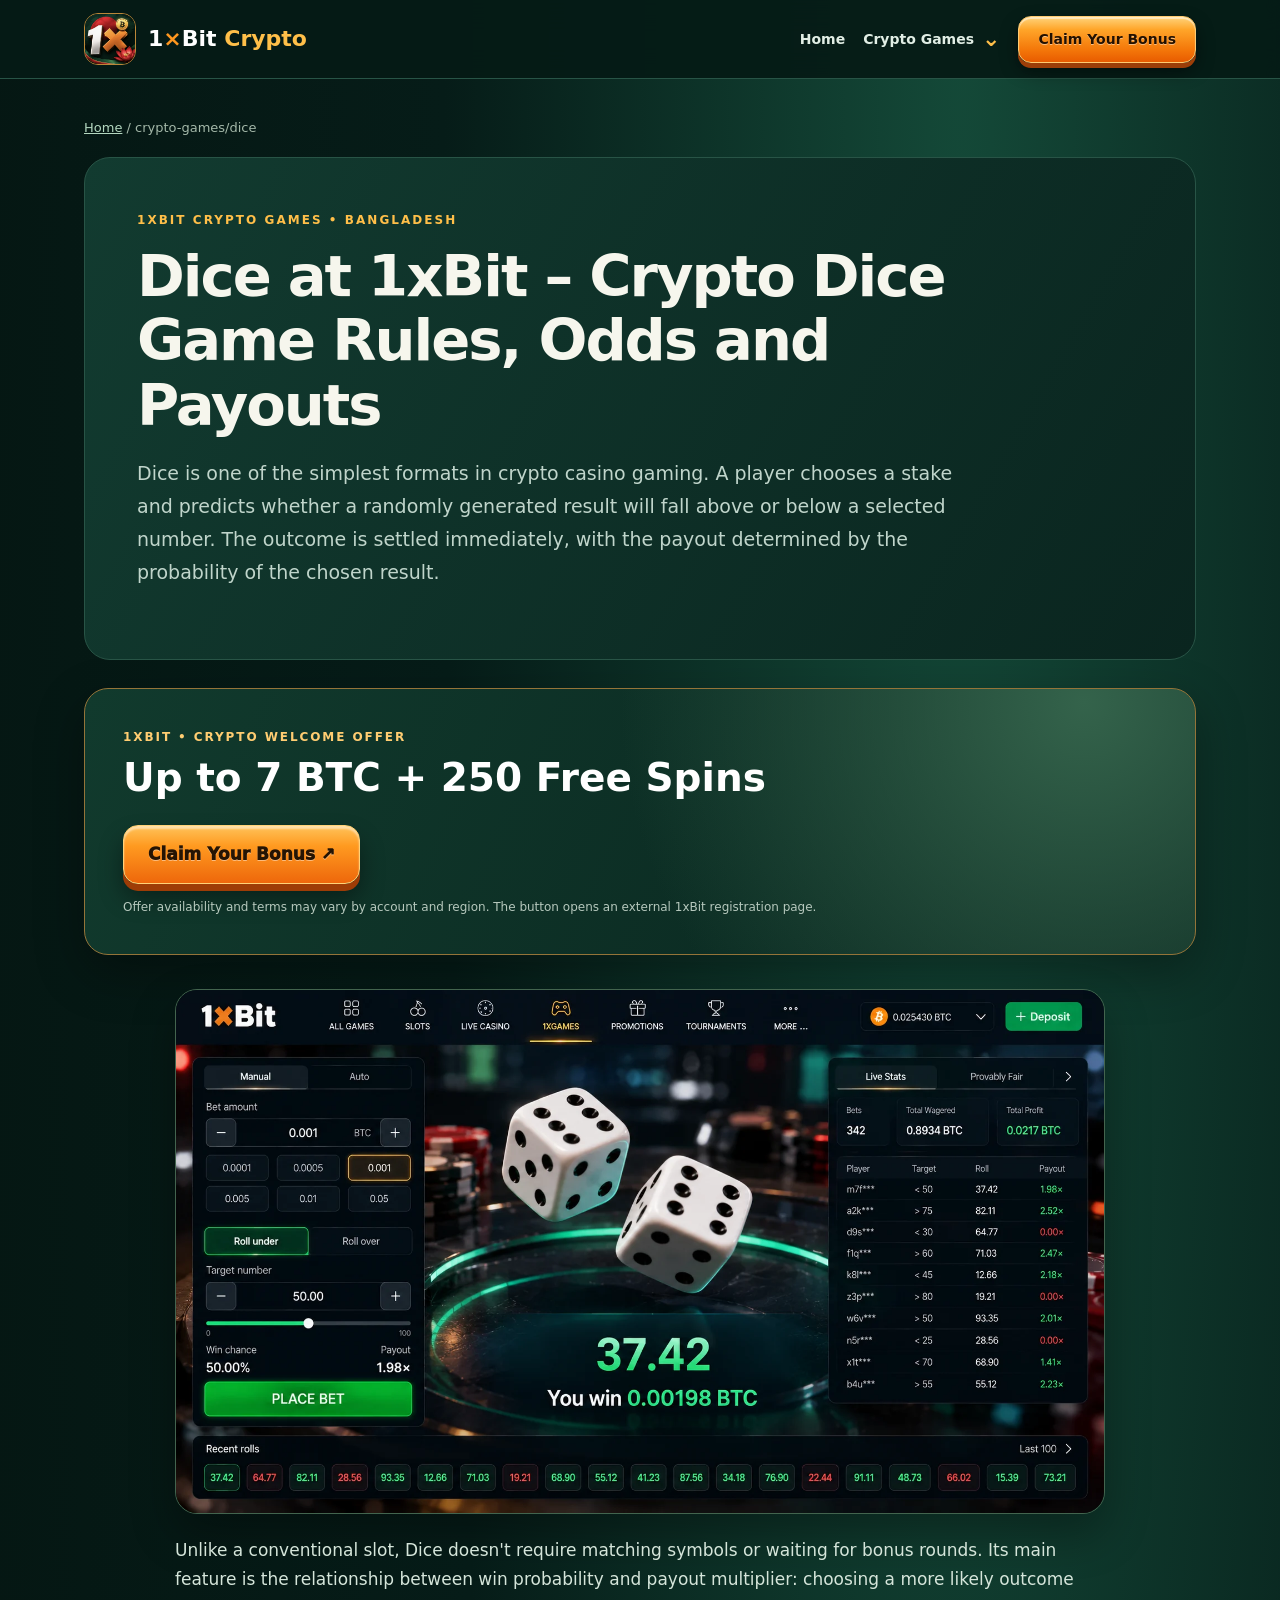
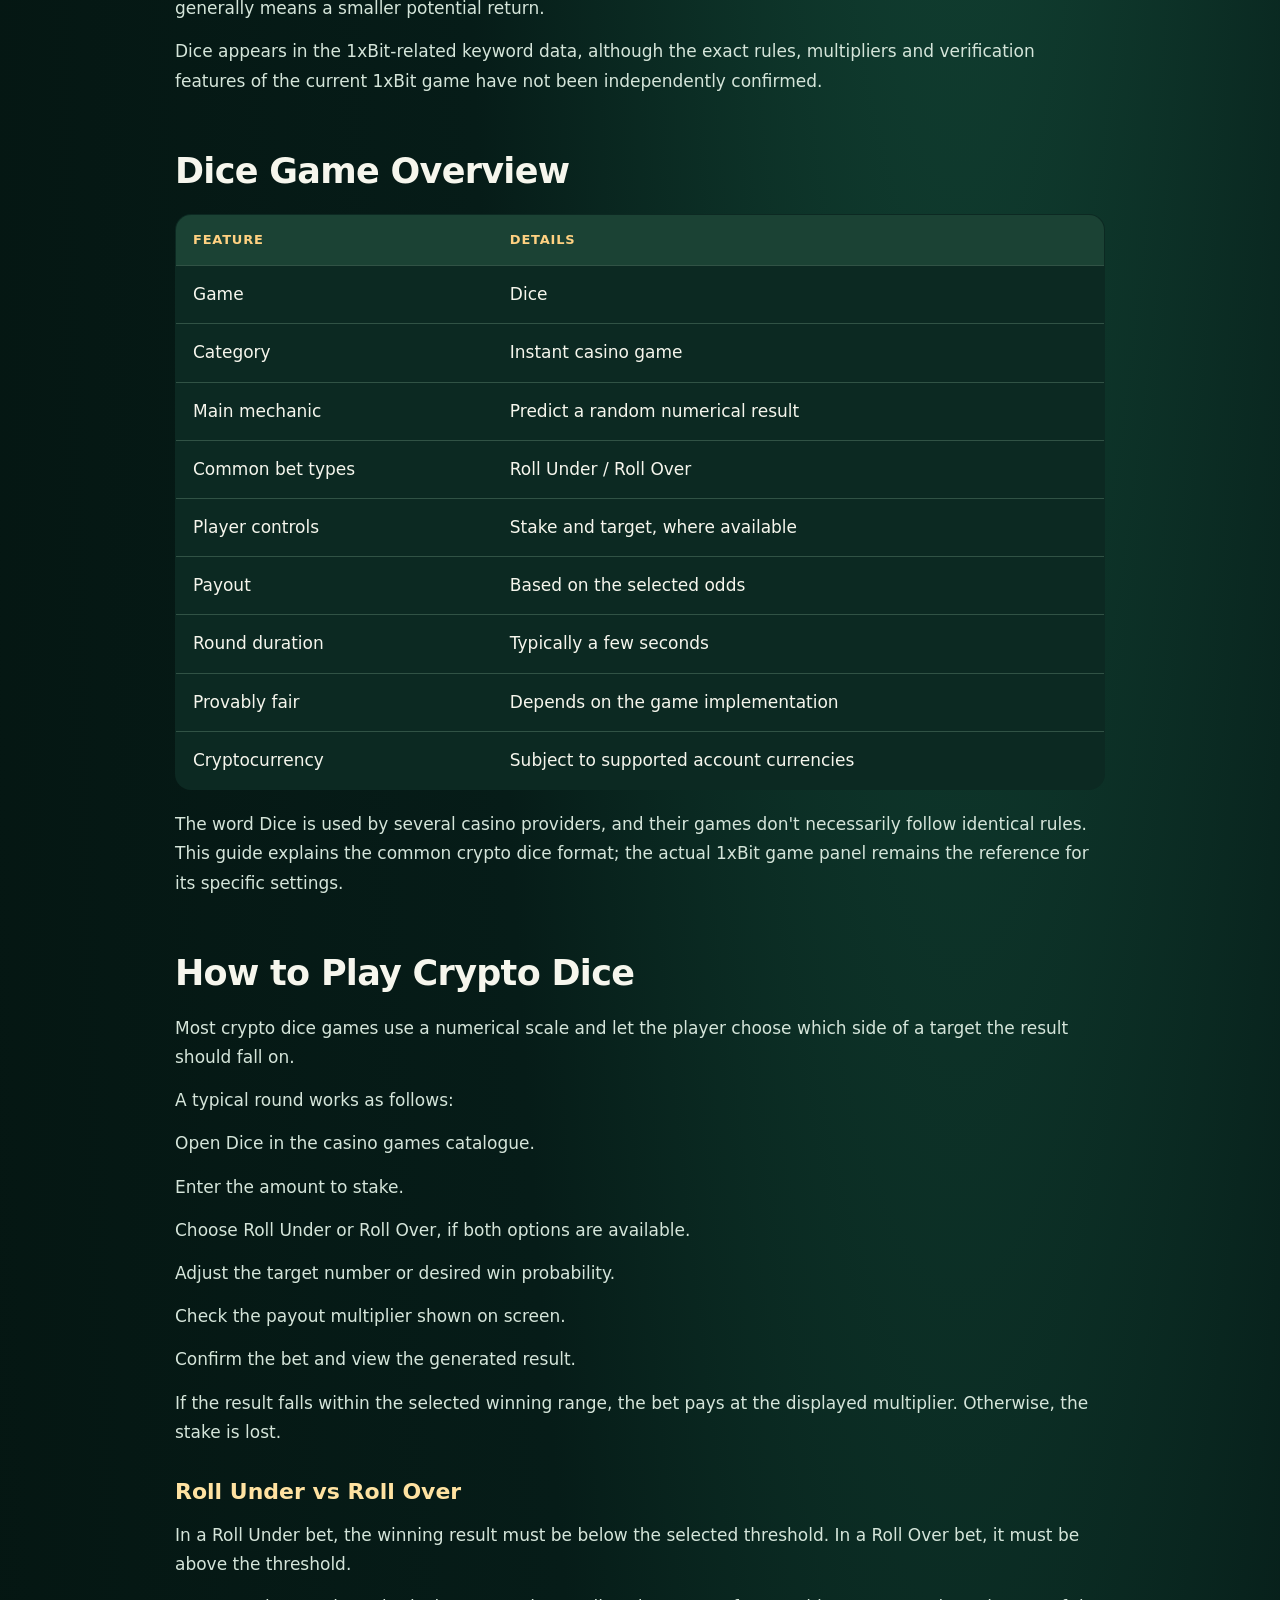
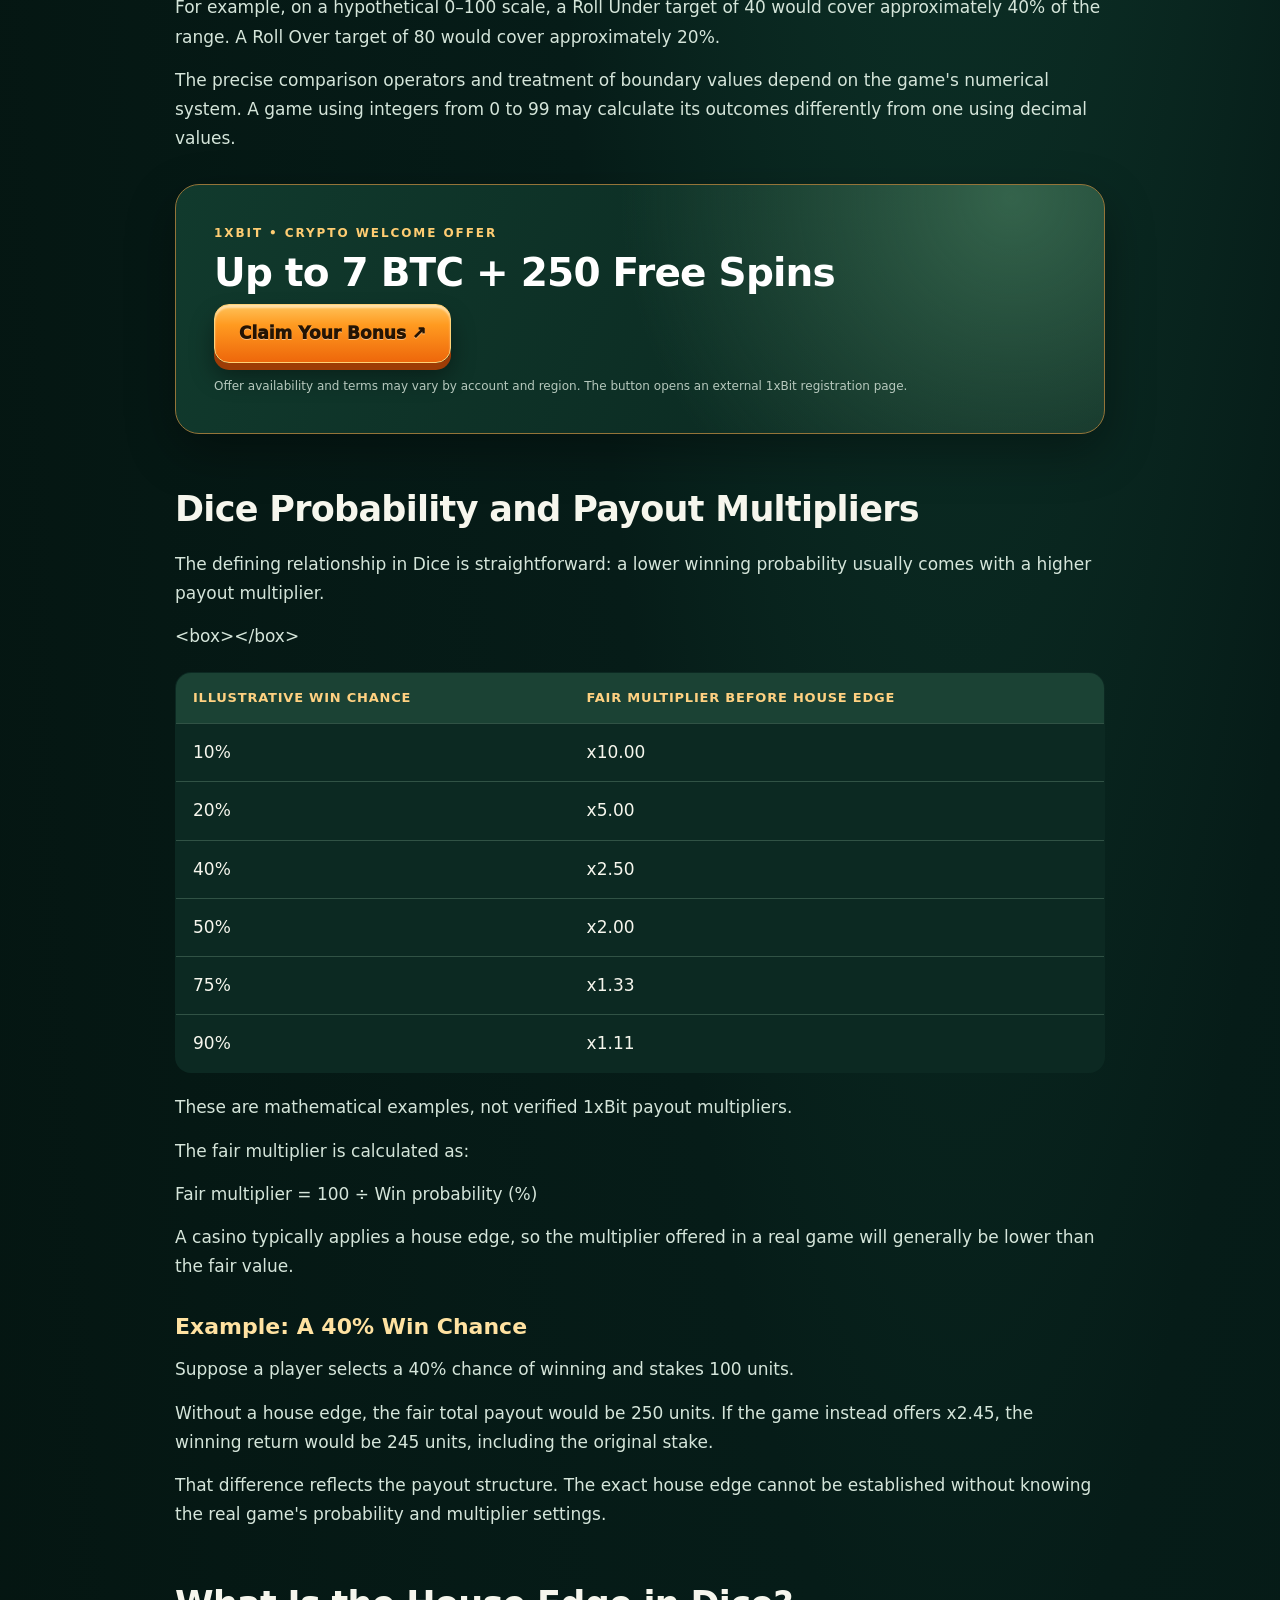
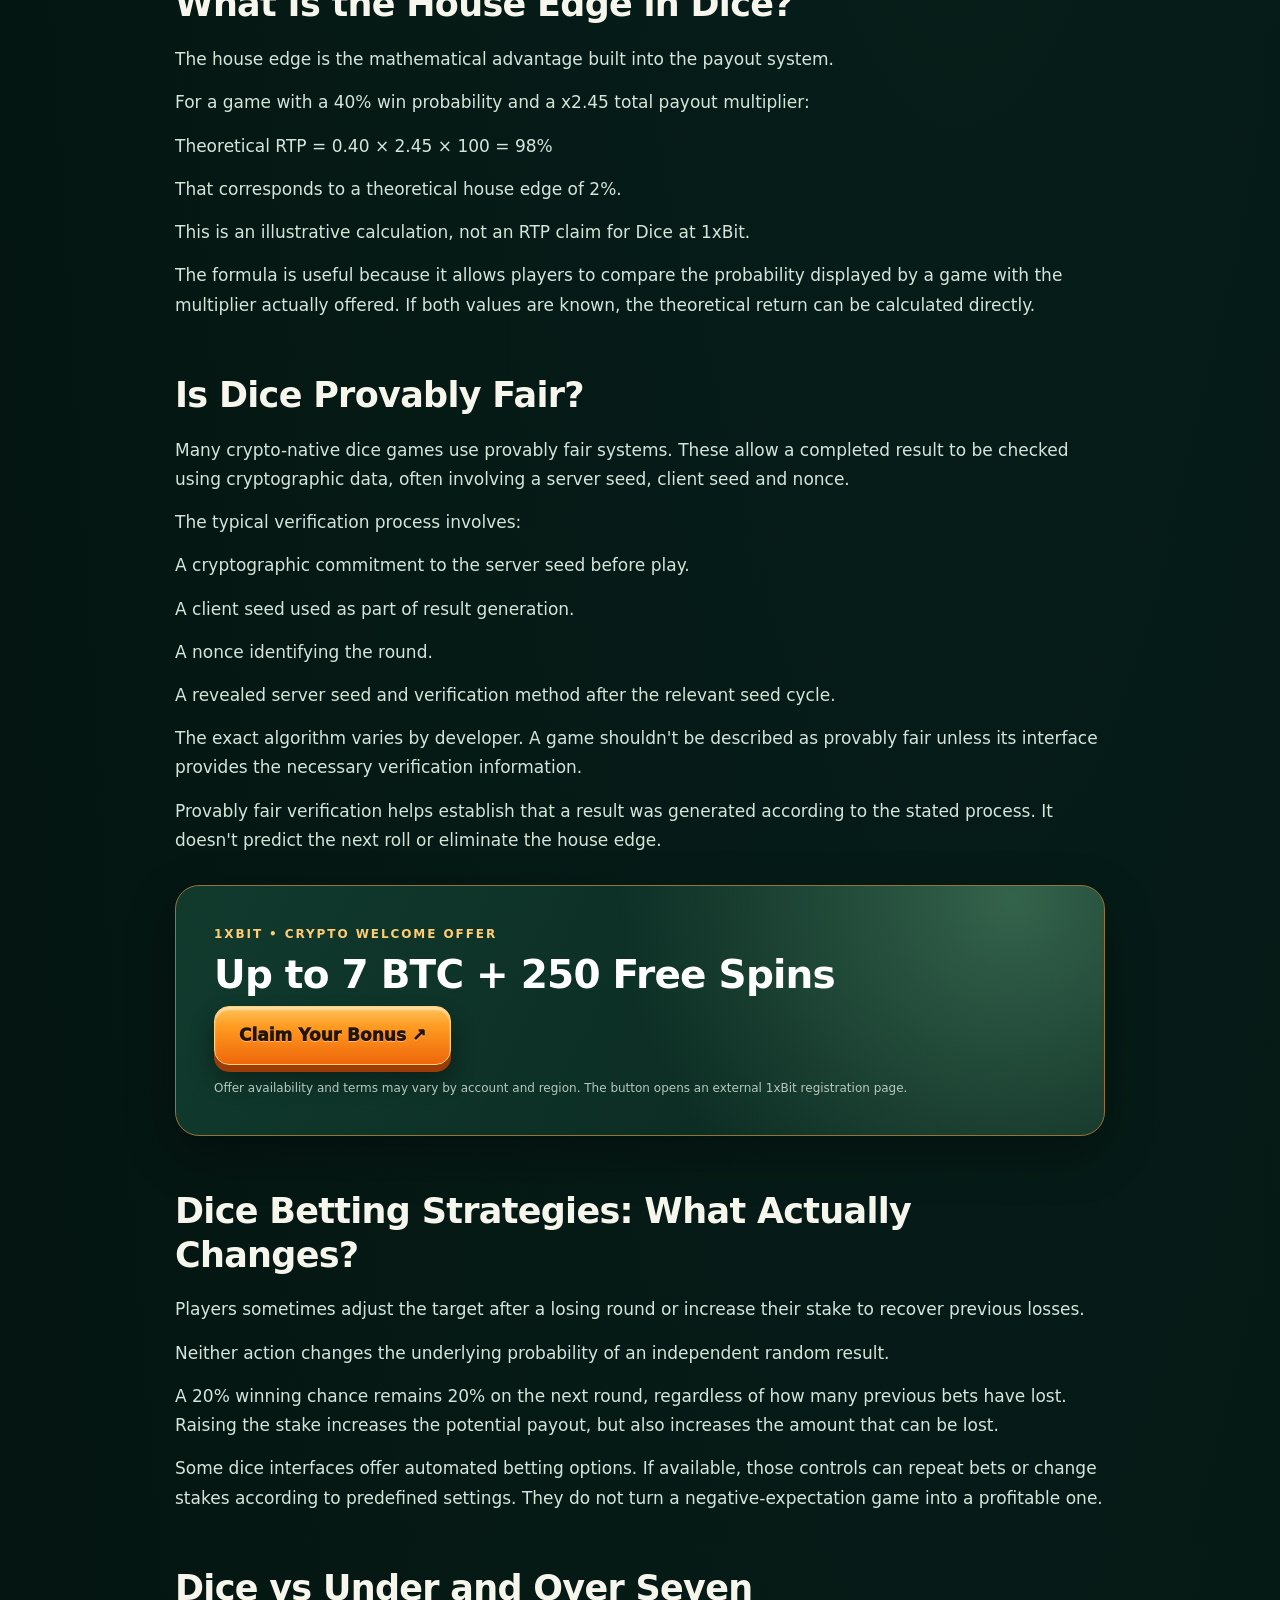
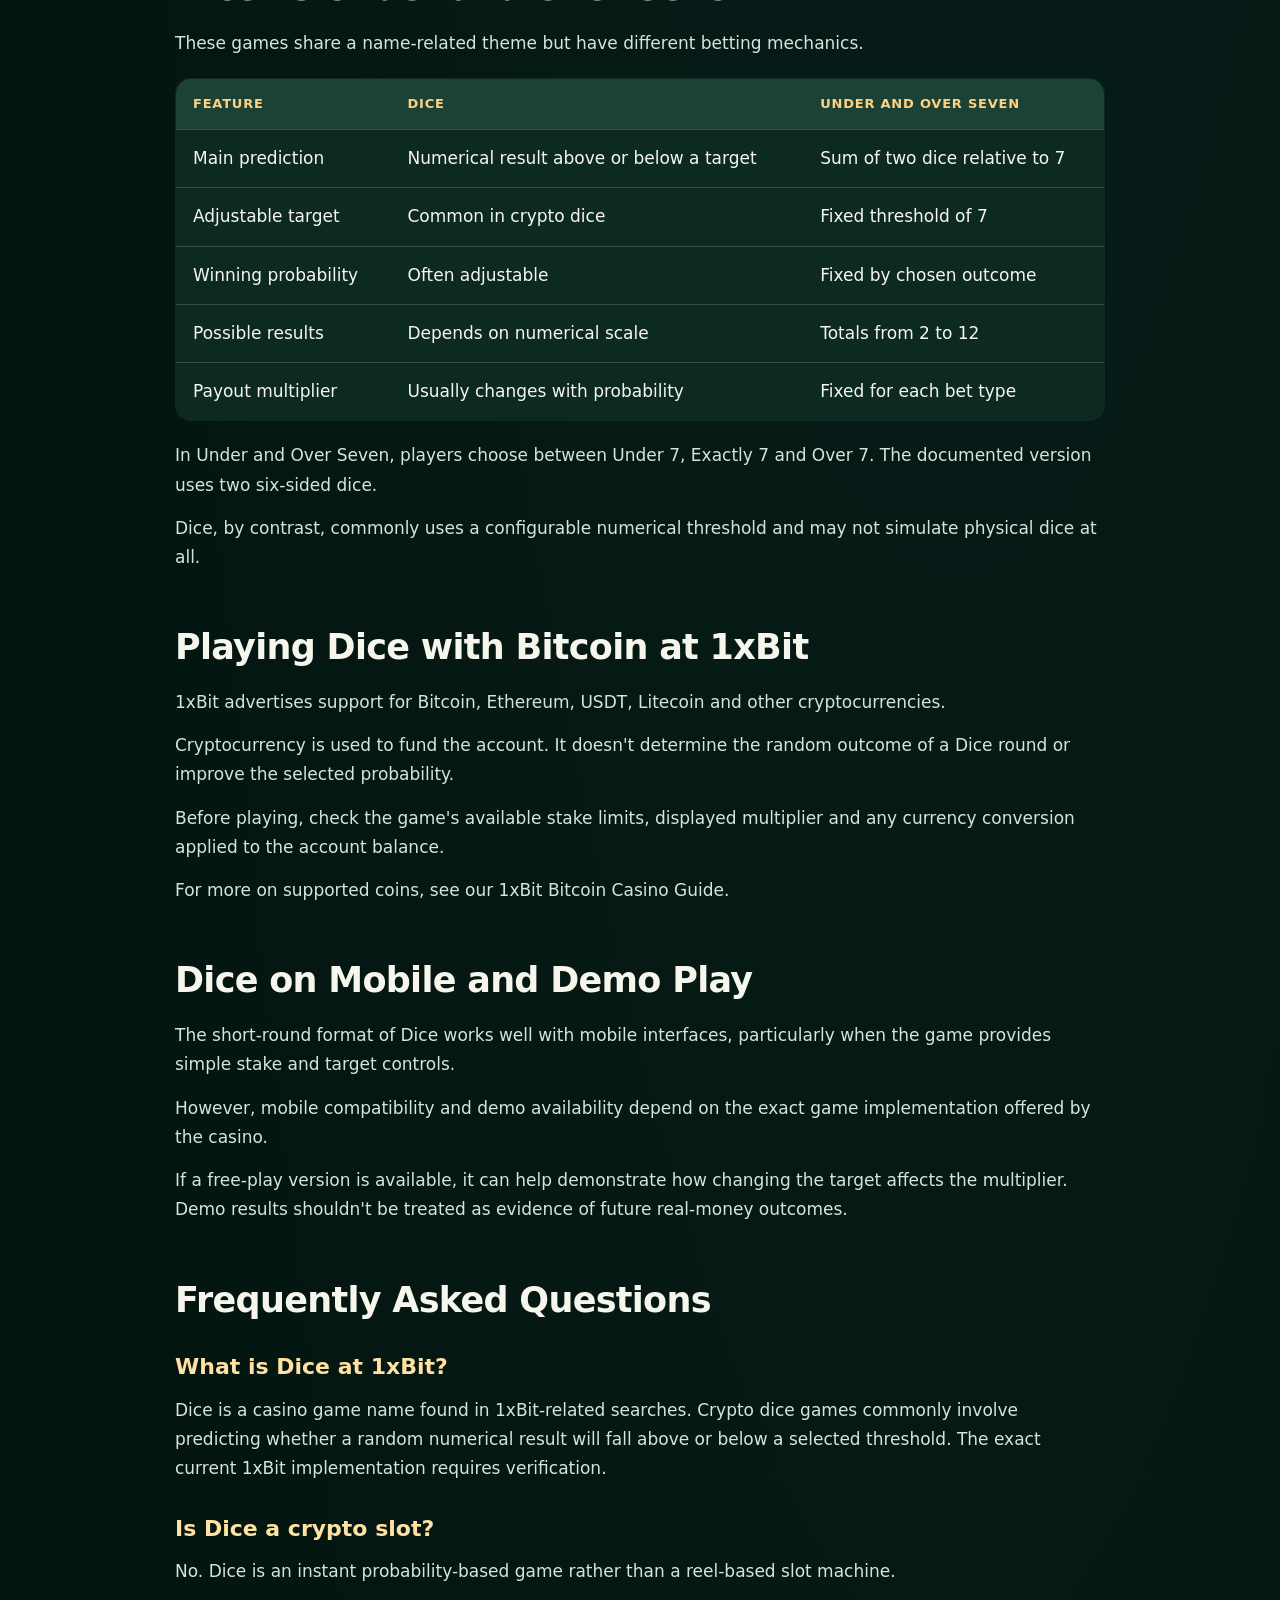
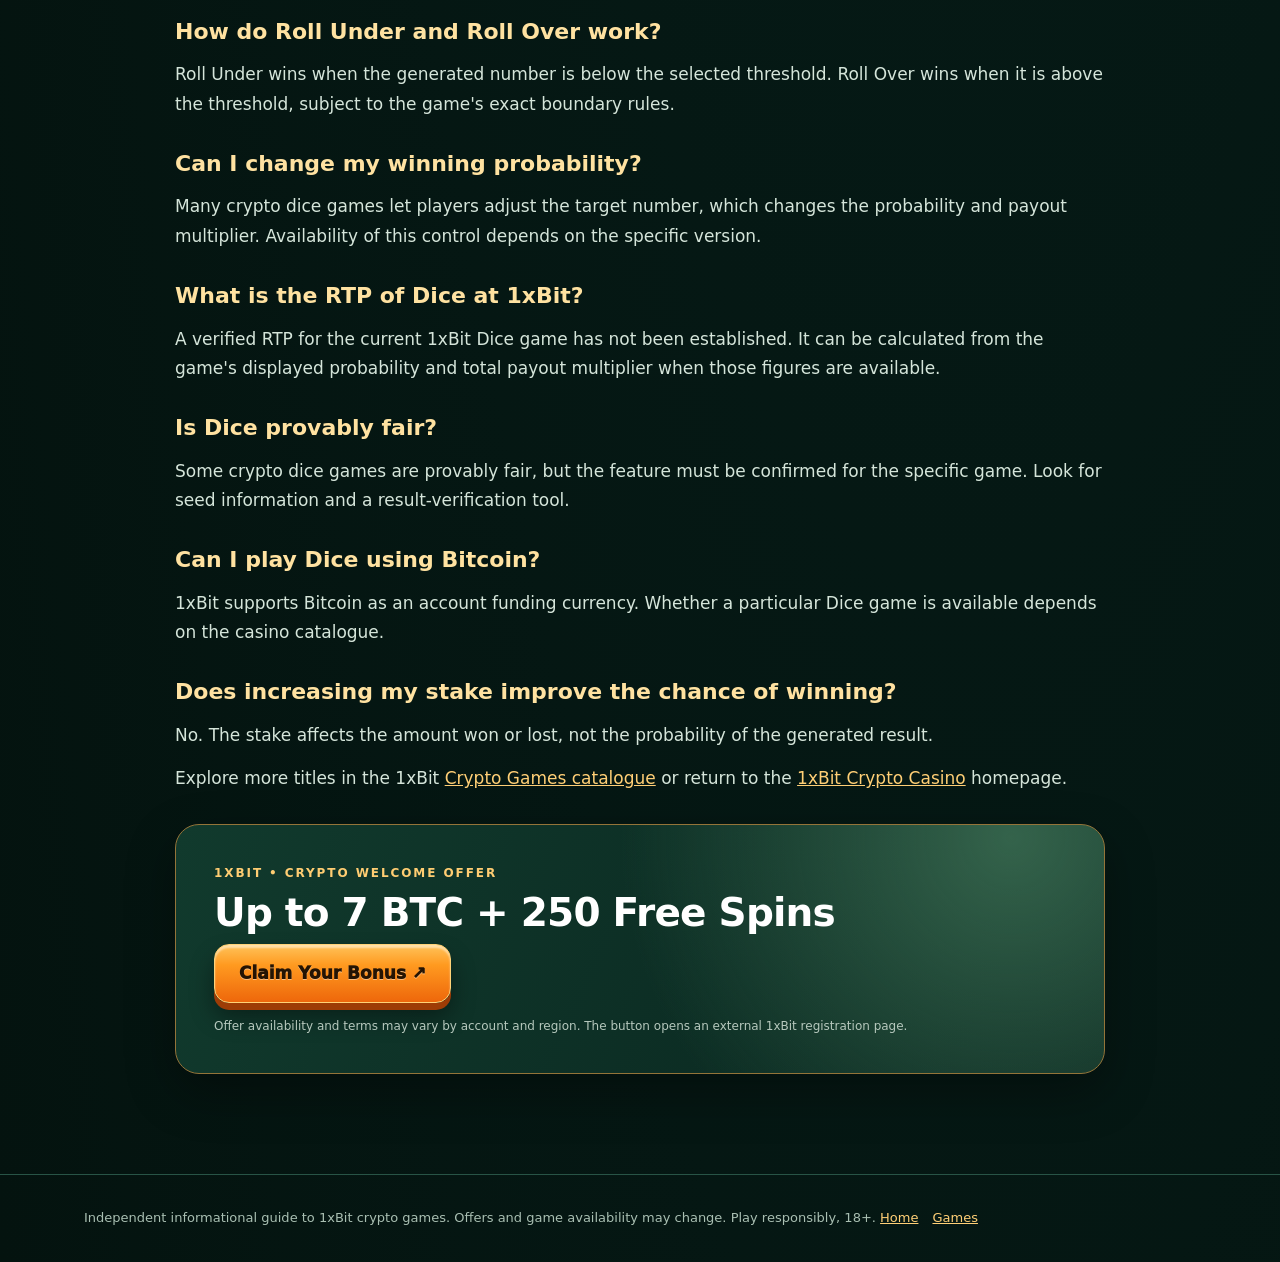
<file: crypto-games/dice/index.html>
<!DOCTYPE html>

<html lang="en"><head><meta charset="utf-8"/><meta content="width=device-width,initial-scale=1" name="viewport"/><title>Dice at 1xBit – Crypto Dice Game, Odds &amp; Rules</title><meta content="Explore Dice at 1xBit Crypto Casino. Learn about roll-over and roll-under bets, win probability, payout multipliers, provably fair verification and Bitcoin play." name="description"/><meta content="nzdRKTKTQSO_ztL6FSSttmMY0LrdCSlqZK5ED1bf4hI" name="google-site-verification"/><link href="https://1xbit-bangladesh.org/crypto-games/dice/" rel="canonical"/><link href="/favicon.png" rel="icon"/><meta content="website" property="og:type"/><meta content="Dice at 1xBit – Crypto Dice Game, Odds &amp; Rules" property="og:title"/><meta content="Explore Dice at 1xBit Crypto Casino. Learn about roll-over and roll-under bets, win probability, payout multipliers, provably fair verification and Bitcoin play." property="og:description"/><meta content="https://1xbit-bangladesh.org/crypto-games/dice/" property="og:url"/><meta content="https://1xbit-bangladesh.org/assets/logo.webp" property="og:image"/><link href="/assets/style.css" rel="stylesheet"/><script type="application/ld+json">{"@context": "https://schema.org", "@type": "WebPage", "name": "Dice at 1xBit – Crypto Dice Game, Odds & Rules", "url": "https://1xbit-bangladesh.org/crypto-games/dice/", "description": "Explore Dice at 1xBit Crypto Casino. Learn about roll-over and roll-under bets, win probability, payout multipliers, provably fair verification and Bitcoin play."}</script></head><body><header><div class="shell head"><a class="brand" href="/"><img alt="1xBit Bangladesh crypto casino logo with Bitcoin symbol and red lotus" src="/assets/logo.webp"/><span>1<span style="color:#ff971f">×</span>Bit <b>Crypto</b></span></a><button aria-label="Toggle navigation" class="menu">☰</button><nav><a href="/">Home</a><details class="games-dropdown"><summary><a href="/crypto-games/">Crypto Games</a><span aria-hidden="true" class="dropdown-chevron">⌄</span></summary><div class="games-dropdown-list"><a class="games-hub-link" href="/crypto-games/">All Crypto Games</a><a href="/crypto-games/triple-pocket-holdem-poker/">Triple Pocket Holdem Poker</a><a href="/crypto-games/cases/">Cases</a><a href="/crypto-games/under-and-over-seven/">Under and Over Seven</a><a href="/crypto-games/flip-card/">Flip Card</a><a href="/crypto-games/crystal/">Crystal</a><a href="/crypto-games/dice/">Dice</a><a href="/crypto-games/goal/">Goal</a><a href="/crypto-games/kings-move/">King’s Move</a><a href="/crypto-games/las-vegas/">Las Vegas</a></div></details><a class="nav-bonus" href="/go/" rel="nofollow sponsored">Claim Your Bonus</a></nav></div></header><main class="shell page"><div class="crumbs"><a href="/">Home</a> / crypto-games/dice</div><section class="intro"><div class="eyebrow">1xBit crypto games • Bangladesh</div><h1>Dice at 1xBit – Crypto Dice Game Rules, Odds and Payouts</h1><p>Dice is one of the simplest formats in crypto casino gaming. A player chooses a stake and predicts whether a randomly generated result will fall above or below a selected number. The outcome is settled immediately, with the payout determined by the probability of the chosen result.</p></section><aside class="cta hero-bonus"><div class="tag">1xBit • Crypto welcome offer</div><h2>Up to 7 BTC + 250 Free Spins</h2><a class="btn" href="/go/" rel="nofollow sponsored">Claim Your Bonus ↗</a><small>Offer availability and terms may vary by account and region. The button opens an external 1xBit registration page.</small></aside><article class="content"><a aria-label="Open 1xBit registration and view current bonus terms" class="hero-image" href="/go/" rel="nofollow sponsored"><img alt="1xBit crypto casino game interface and gameplay artwork" loading="lazy" src="/assets/image1.webp"/></a><p>Unlike a conventional slot, Dice doesn't require matching symbols or waiting for bonus rounds. Its main feature is the relationship between win probability and payout multiplier: choosing a more likely outcome generally means a smaller potential return.</p><p>Dice appears in the 1xBit-related keyword data, although the exact rules, multipliers and verification features of the current 1xBit game have not been independently confirmed.</p><h2>Dice Game Overview</h2><table class="desktop-table"><thead><tr><th>Feature</th><th>Details</th></tr></thead><tbody><tr><td>Game</td><td>Dice</td></tr><tr><td>Category</td><td>Instant casino game</td></tr><tr><td>Main mechanic</td><td>Predict a random numerical result</td></tr><tr><td>Common bet types</td><td>Roll Under / Roll Over</td></tr><tr><td>Player controls</td><td>Stake and target, where available</td></tr><tr><td>Payout</td><td>Based on the selected odds</td></tr><tr><td>Round duration</td><td>Typically a few seconds</td></tr><tr><td>Provably fair</td><td>Depends on the game implementation</td></tr><tr><td>Cryptocurrency</td><td>Subject to supported account currencies</td></tr></tbody></table><div class="mobile-cards"><div class="mobile-record"><div class="record-title">Game</div><dl><div><dt>Details</dt><dd>Dice</dd></div></dl></div><div class="mobile-record"><div class="record-title">Category</div><dl><div><dt>Details</dt><dd>Instant casino game</dd></div></dl></div><div class="mobile-record"><div class="record-title">Main mechanic</div><dl><div><dt>Details</dt><dd>Predict a random numerical result</dd></div></dl></div><div class="mobile-record"><div class="record-title">Common bet types</div><dl><div><dt>Details</dt><dd>Roll Under / Roll Over</dd></div></dl></div><div class="mobile-record"><div class="record-title">Player controls</div><dl><div><dt>Details</dt><dd>Stake and target, where available</dd></div></dl></div><div class="mobile-record"><div class="record-title">Payout</div><dl><div><dt>Details</dt><dd>Based on the selected odds</dd></div></dl></div><div class="mobile-record"><div class="record-title">Round duration</div><dl><div><dt>Details</dt><dd>Typically a few seconds</dd></div></dl></div><div class="mobile-record"><div class="record-title">Provably fair</div><dl><div><dt>Details</dt><dd>Depends on the game implementation</dd></div></dl></div><div class="mobile-record"><div class="record-title">Cryptocurrency</div><dl><div><dt>Details</dt><dd>Subject to supported account currencies</dd></div></dl></div></div><p>The word Dice is used by several casino providers, and their games don't necessarily follow identical rules. This guide explains the common crypto dice format; the actual 1xBit game panel remains the reference for its specific settings.</p><h2>How to Play Crypto Dice</h2><p>Most crypto dice games use a numerical scale and let the player choose which side of a target the result should fall on.</p><p>A typical round works as follows:</p><p>Open Dice in the casino games catalogue.</p><p>Enter the amount to stake.</p><p>Choose Roll Under or Roll Over, if both options are available.</p><p>Adjust the target number or desired win probability.</p><p>Check the payout multiplier shown on screen.</p><p>Confirm the bet and view the generated result.</p><p>If the result falls within the selected winning range, the bet pays at the displayed multiplier. Otherwise, the stake is lost.</p><h3>Roll Under vs Roll Over</h3><p>In a Roll Under bet, the winning result must be below the selected threshold. In a Roll Over bet, it must be above the threshold.</p><p>For example, on a hypothetical 0–100 scale, a Roll Under target of 40 would cover approximately 40% of the range. A Roll Over target of 80 would cover approximately 20%.</p><p>The precise comparison operators and treatment of boundary values depend on the game's numerical system. A game using integers from 0 to 99 may calculate its outcomes differently from one using decimal values.</p><aside class="cta"><div class="tag">1xBit • Crypto welcome offer</div><h2>Up to 7 BTC + 250 Free Spins</h2><a class="btn" href="/go/" rel="nofollow sponsored">Claim Your Bonus ↗</a><small>Offer availability and terms may vary by account and region. The button opens an external 1xBit registration page.</small></aside><h2>Dice Probability and Payout Multipliers</h2><p>The defining relationship in Dice is straightforward: a lower winning probability usually comes with a higher payout multiplier.</p><p>&lt;box&gt;&lt;/box&gt;</p><table class="desktop-table"><thead><tr><th>Illustrative win chance</th><th>Fair multiplier before house edge</th></tr></thead><tbody><tr><td>10%</td><td>x10.00</td></tr><tr><td>20%</td><td>x5.00</td></tr><tr><td>40%</td><td>x2.50</td></tr><tr><td>50%</td><td>x2.00</td></tr><tr><td>75%</td><td>x1.33</td></tr><tr><td>90%</td><td>x1.11</td></tr></tbody></table><div class="mobile-cards"><div class="mobile-record"><div class="record-title">10%</div><dl><div><dt>Fair multiplier before house edge</dt><dd>x10.00</dd></div></dl></div><div class="mobile-record"><div class="record-title">20%</div><dl><div><dt>Fair multiplier before house edge</dt><dd>x5.00</dd></div></dl></div><div class="mobile-record"><div class="record-title">40%</div><dl><div><dt>Fair multiplier before house edge</dt><dd>x2.50</dd></div></dl></div><div class="mobile-record"><div class="record-title">50%</div><dl><div><dt>Fair multiplier before house edge</dt><dd>x2.00</dd></div></dl></div><div class="mobile-record"><div class="record-title">75%</div><dl><div><dt>Fair multiplier before house edge</dt><dd>x1.33</dd></div></dl></div><div class="mobile-record"><div class="record-title">90%</div><dl><div><dt>Fair multiplier before house edge</dt><dd>x1.11</dd></div></dl></div></div><p>These are mathematical examples, not verified 1xBit payout multipliers.</p><p>The fair multiplier is calculated as:</p><p>Fair multiplier = 100 ÷ Win probability (%)</p><p>A casino typically applies a house edge, so the multiplier offered in a real game will generally be lower than the fair value.</p><h3>Example: A 40% Win Chance</h3><p>Suppose a player selects a 40% chance of winning and stakes 100 units.</p><p>Without a house edge, the fair total payout would be 250 units. If the game instead offers x2.45, the winning return would be 245 units, including the original stake.</p><p>That difference reflects the payout structure. The exact house edge cannot be established without knowing the real game's probability and multiplier settings.</p><h2>What Is the House Edge in Dice?</h2><p>The house edge is the mathematical advantage built into the payout system.</p><p>For a game with a 40% win probability and a x2.45 total payout multiplier:</p><p>Theoretical RTP = 0.40 × 2.45 × 100 = 98%</p><p>That corresponds to a theoretical house edge of 2%.</p><p>This is an illustrative calculation, not an RTP claim for Dice at 1xBit.</p><p>The formula is useful because it allows players to compare the probability displayed by a game with the multiplier actually offered. If both values are known, the theoretical return can be calculated directly.</p><h2>Is Dice Provably Fair?</h2><p>Many crypto-native dice games use provably fair systems. These allow a completed result to be checked using cryptographic data, often involving a server seed, client seed and nonce.</p><p>The typical verification process involves:</p><p>A cryptographic commitment to the server seed before play.</p><p>A client seed used as part of result generation.</p><p>A nonce identifying the round.</p><p>A revealed server seed and verification method after the relevant seed cycle.</p><p>The exact algorithm varies by developer. A game shouldn't be described as provably fair unless its interface provides the necessary verification information.</p><p>Provably fair verification helps establish that a result was generated according to the stated process. It doesn't predict the next roll or eliminate the house edge.</p><aside class="cta"><div class="tag">1xBit • Crypto welcome offer</div><h2>Up to 7 BTC + 250 Free Spins</h2><a class="btn" href="/go/" rel="nofollow sponsored">Claim Your Bonus ↗</a><small>Offer availability and terms may vary by account and region. The button opens an external 1xBit registration page.</small></aside><h2>Dice Betting Strategies: What Actually Changes?</h2><p>Players sometimes adjust the target after a losing round or increase their stake to recover previous losses.</p><p>Neither action changes the underlying probability of an independent random result.</p><p>A 20% winning chance remains 20% on the next round, regardless of how many previous bets have lost. Raising the stake increases the potential payout, but also increases the amount that can be lost.</p><p>Some dice interfaces offer automated betting options. If available, those controls can repeat bets or change stakes according to predefined settings. They do not turn a negative-expectation game into a profitable one.</p><h2>Dice vs Under and Over Seven</h2><p>These games share a name-related theme but have different betting mechanics.</p><table class="desktop-table"><thead><tr><th>Feature</th><th>Dice</th><th>Under and Over Seven</th></tr></thead><tbody><tr><td>Main prediction</td><td>Numerical result above or below a target</td><td>Sum of two dice relative to 7</td></tr><tr><td>Adjustable target</td><td>Common in crypto dice</td><td>Fixed threshold of 7</td></tr><tr><td>Winning probability</td><td>Often adjustable</td><td>Fixed by chosen outcome</td></tr><tr><td>Possible results</td><td>Depends on numerical scale</td><td>Totals from 2 to 12</td></tr><tr><td>Payout multiplier</td><td>Usually changes with probability</td><td>Fixed for each bet type</td></tr></tbody></table><div class="mobile-cards"><div class="mobile-record"><div class="record-title">Main prediction</div><dl><div><dt>Dice</dt><dd>Numerical result above or below a target</dd></div><div><dt>Under and Over Seven</dt><dd>Sum of two dice relative to 7</dd></div></dl></div><div class="mobile-record"><div class="record-title">Adjustable target</div><dl><div><dt>Dice</dt><dd>Common in crypto dice</dd></div><div><dt>Under and Over Seven</dt><dd>Fixed threshold of 7</dd></div></dl></div><div class="mobile-record"><div class="record-title">Winning probability</div><dl><div><dt>Dice</dt><dd>Often adjustable</dd></div><div><dt>Under and Over Seven</dt><dd>Fixed by chosen outcome</dd></div></dl></div><div class="mobile-record"><div class="record-title">Possible results</div><dl><div><dt>Dice</dt><dd>Depends on numerical scale</dd></div><div><dt>Under and Over Seven</dt><dd>Totals from 2 to 12</dd></div></dl></div><div class="mobile-record"><div class="record-title">Payout multiplier</div><dl><div><dt>Dice</dt><dd>Usually changes with probability</dd></div><div><dt>Under and Over Seven</dt><dd>Fixed for each bet type</dd></div></dl></div></div><p>In Under and Over Seven, players choose between Under 7, Exactly 7 and Over 7. The documented version uses two six-sided dice.</p><p>Dice, by contrast, commonly uses a configurable numerical threshold and may not simulate physical dice at all.</p><h2>Playing Dice with Bitcoin at 1xBit</h2><p>1xBit advertises support for Bitcoin, Ethereum, USDT, Litecoin and other cryptocurrencies.</p><p>Cryptocurrency is used to fund the account. It doesn't determine the random outcome of a Dice round or improve the selected probability.</p><p>Before playing, check the game's available stake limits, displayed multiplier and any currency conversion applied to the account balance.</p><p>For more on supported coins, see our 1xBit Bitcoin Casino Guide.</p><h2>Dice on Mobile and Demo Play</h2><p>The short-round format of Dice works well with mobile interfaces, particularly when the game provides simple stake and target controls.</p><p>However, mobile compatibility and demo availability depend on the exact game implementation offered by the casino.</p><p>If a free-play version is available, it can help demonstrate how changing the target affects the multiplier. Demo results shouldn't be treated as evidence of future real-money outcomes.</p><h2>Frequently Asked Questions</h2><h3>What is Dice at 1xBit?</h3><p>Dice is a casino game name found in 1xBit-related searches. Crypto dice games commonly involve predicting whether a random numerical result will fall above or below a selected threshold. The exact current 1xBit implementation requires verification.</p><h3>Is Dice a crypto slot?</h3><p>No. Dice is an instant probability-based game rather than a reel-based slot machine.</p><h3>How do Roll Under and Roll Over work?</h3><p>Roll Under wins when the generated number is below the selected threshold. Roll Over wins when it is above the threshold, subject to the game's exact boundary rules.</p><h3>Can I change my winning probability?</h3><p>Many crypto dice games let players adjust the target number, which changes the probability and payout multiplier. Availability of this control depends on the specific version.</p><h3>What is the RTP of Dice at 1xBit?</h3><p>A verified RTP for the current 1xBit Dice game has not been established. It can be calculated from the game's displayed probability and total payout multiplier when those figures are available.</p><h3>Is Dice provably fair?</h3><p>Some crypto dice games are provably fair, but the feature must be confirmed for the specific game. Look for seed information and a result-verification tool.</p><h3>Can I play Dice using Bitcoin?</h3><p>1xBit supports Bitcoin as an account funding currency. Whether a particular Dice game is available depends on the casino catalogue.</p><h3>Does increasing my stake improve the chance of winning?</h3><p>No. The stake affects the amount won or lost, not the probability of the generated result.</p><p>Explore more titles in the 1xBit <a href="/crypto-games/">Crypto Games catalogue</a> or return to the <a href="/">1xBit Crypto Casino</a> homepage.</p><aside class="cta"><div class="tag">1xBit • Crypto welcome offer</div><h2>Up to 7 BTC + 250 Free Spins</h2><a class="btn" href="/go/" rel="nofollow sponsored">Claim Your Bonus ↗</a><small>Offer availability and terms may vary by account and region. The button opens an external 1xBit registration page.</small></aside></article></main><footer><div class="shell">Independent informational guide to 1xBit crypto games. Offers and game availability may change. Play responsibly, 18+. <a href="/">Home</a><a href="/crypto-games/">Games</a></div></footer><script defer="" src="/assets/site.js"></script></body></html>
</file>
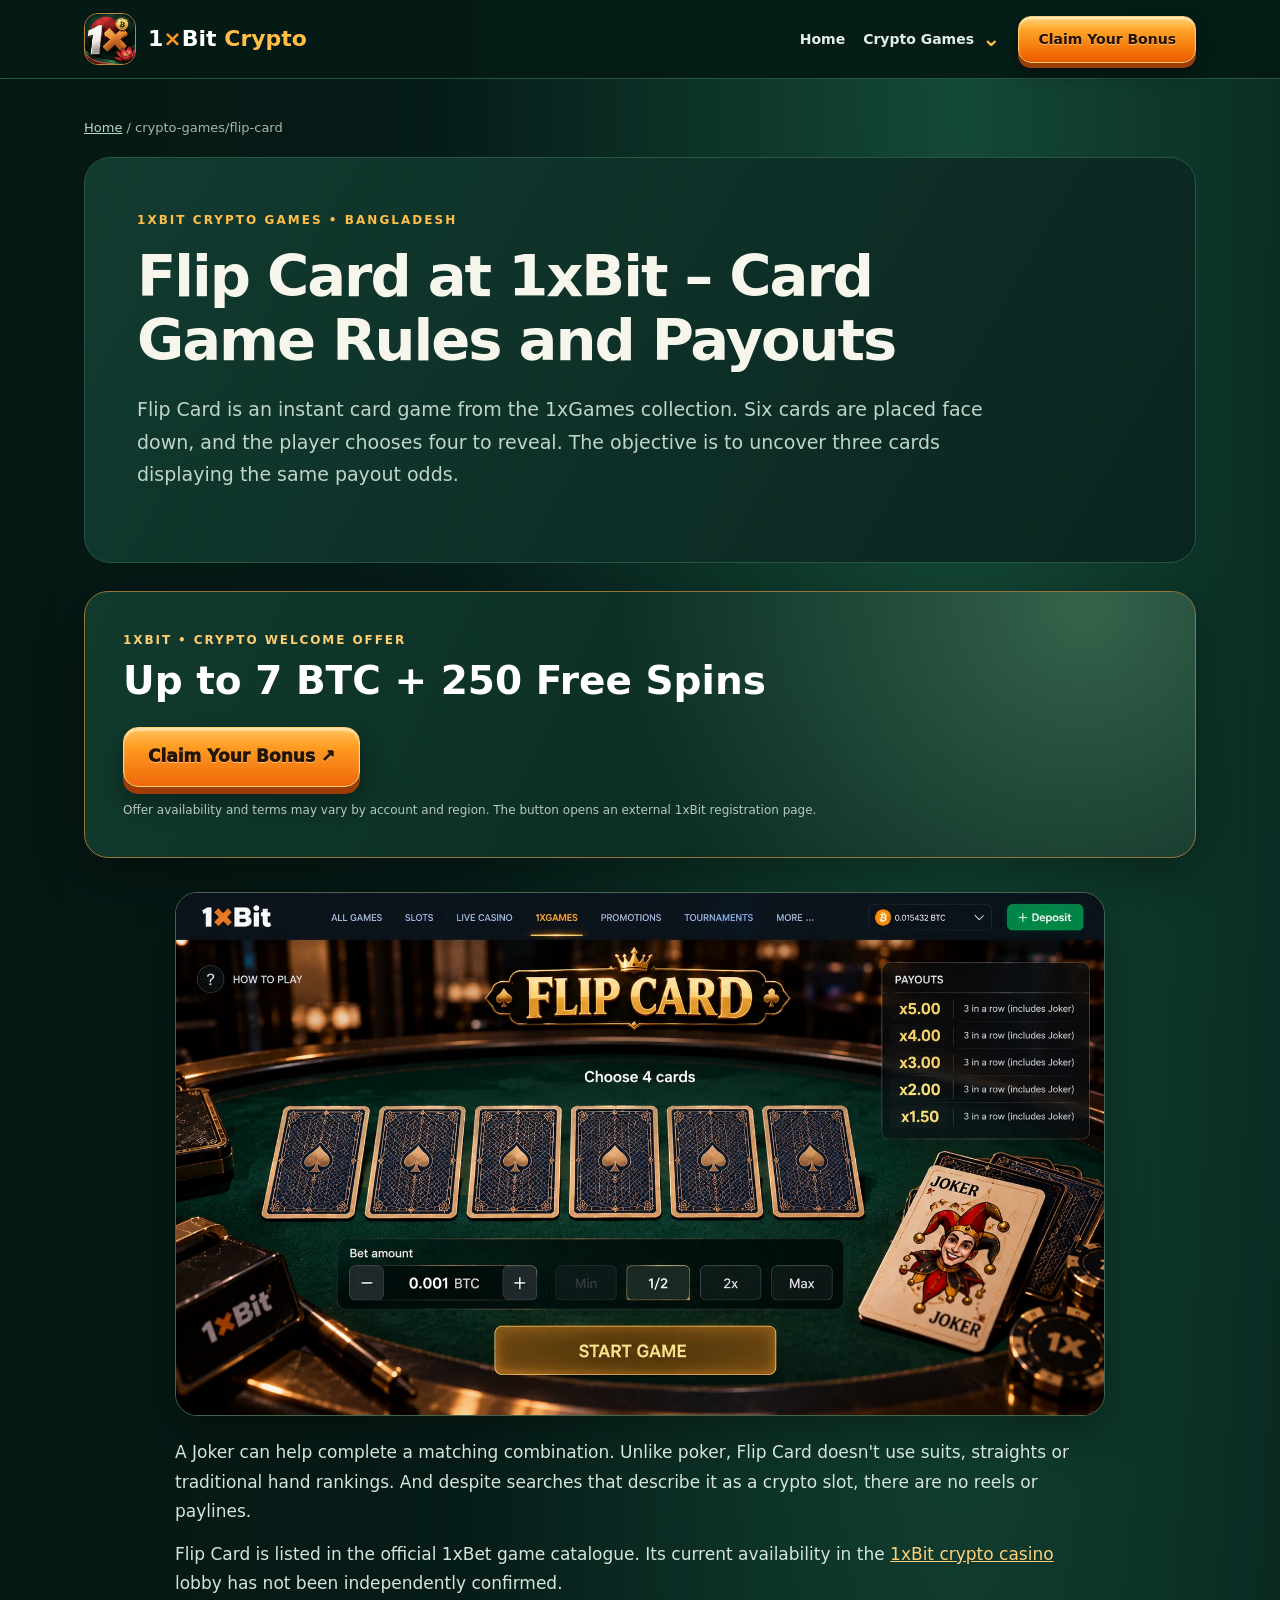
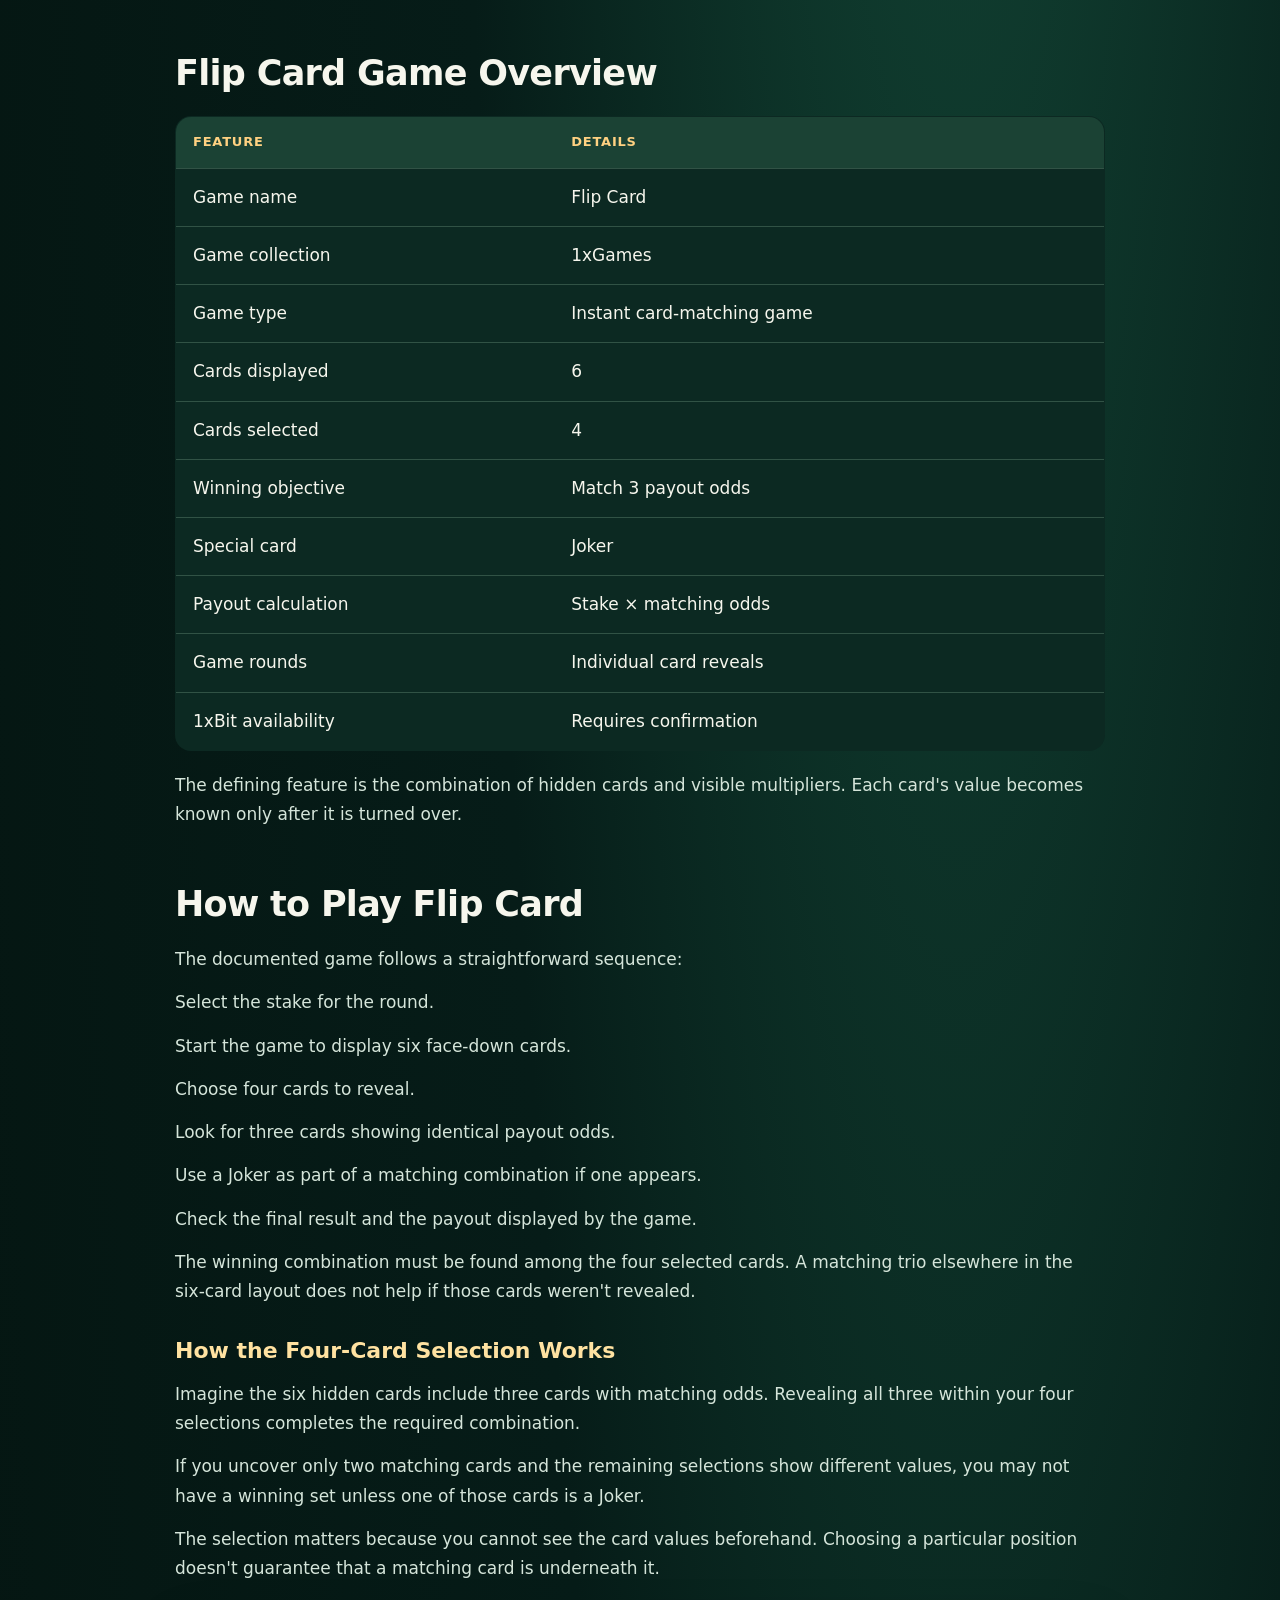
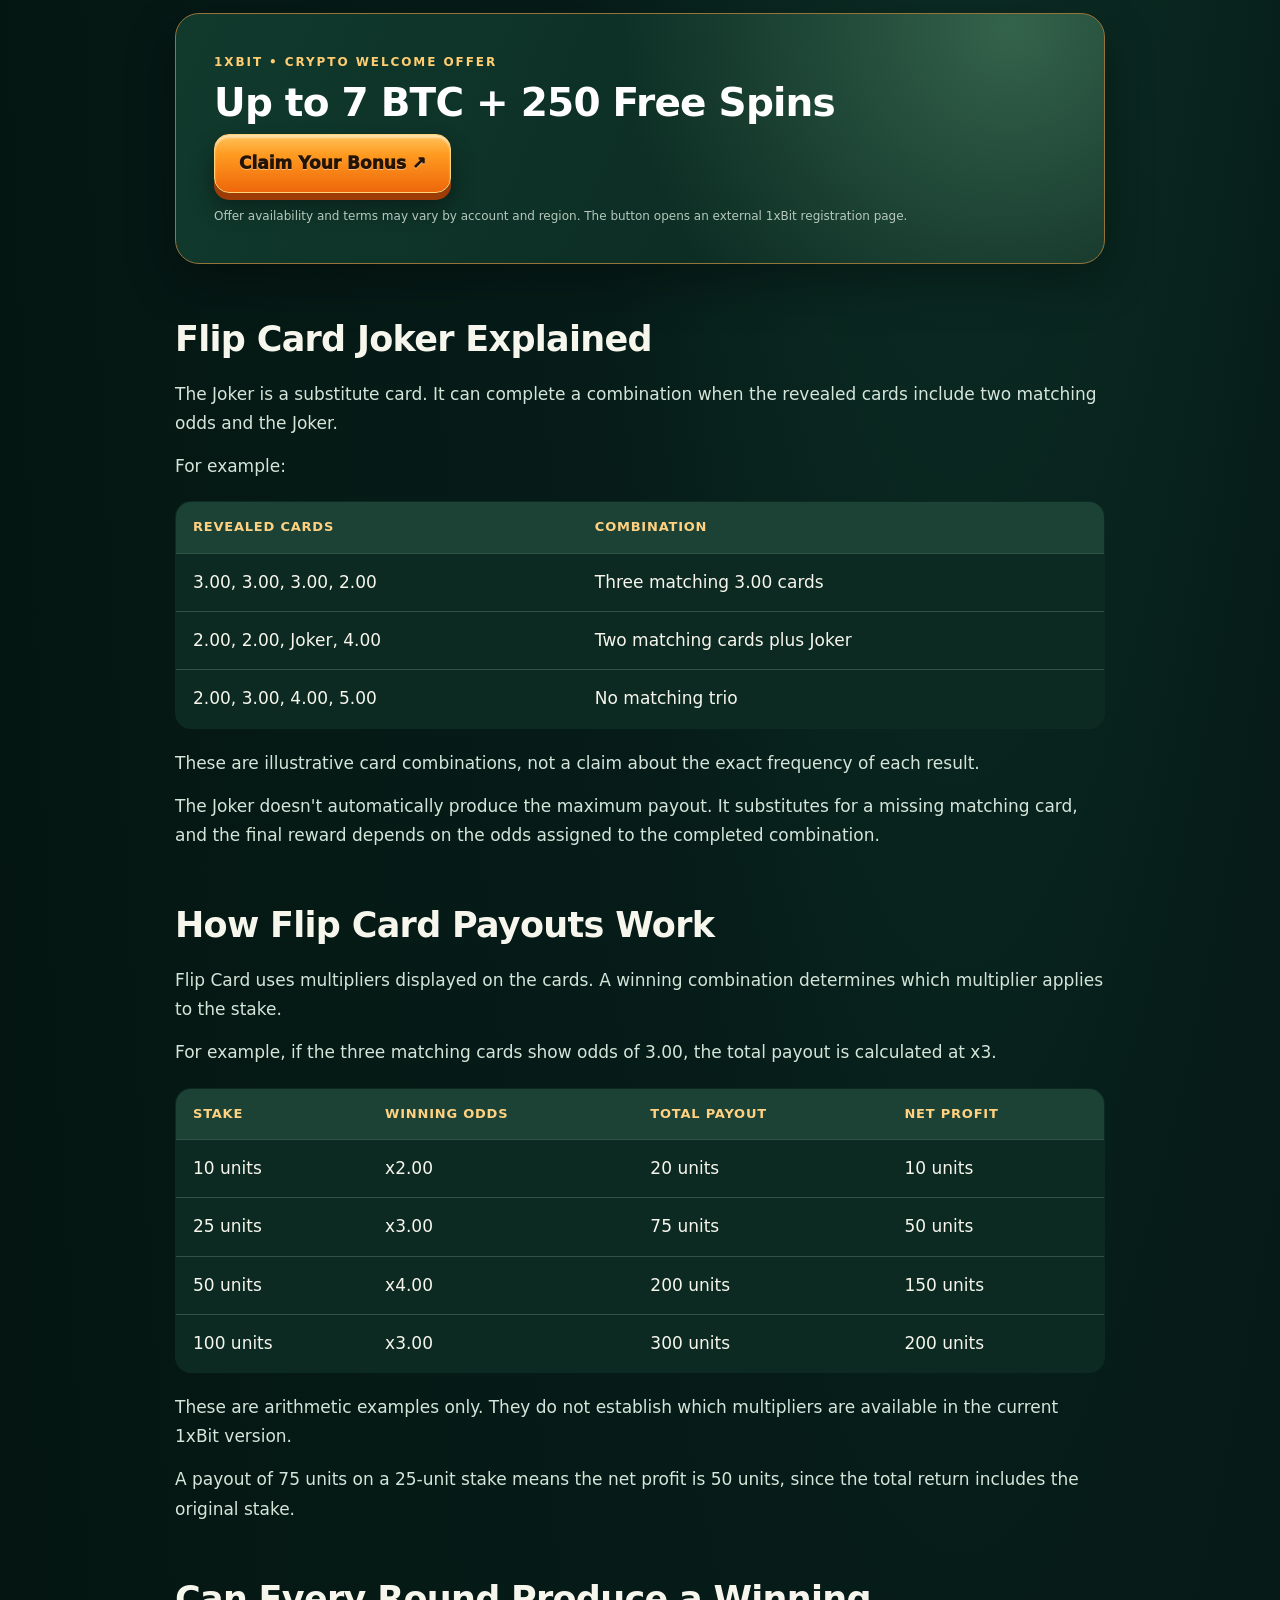
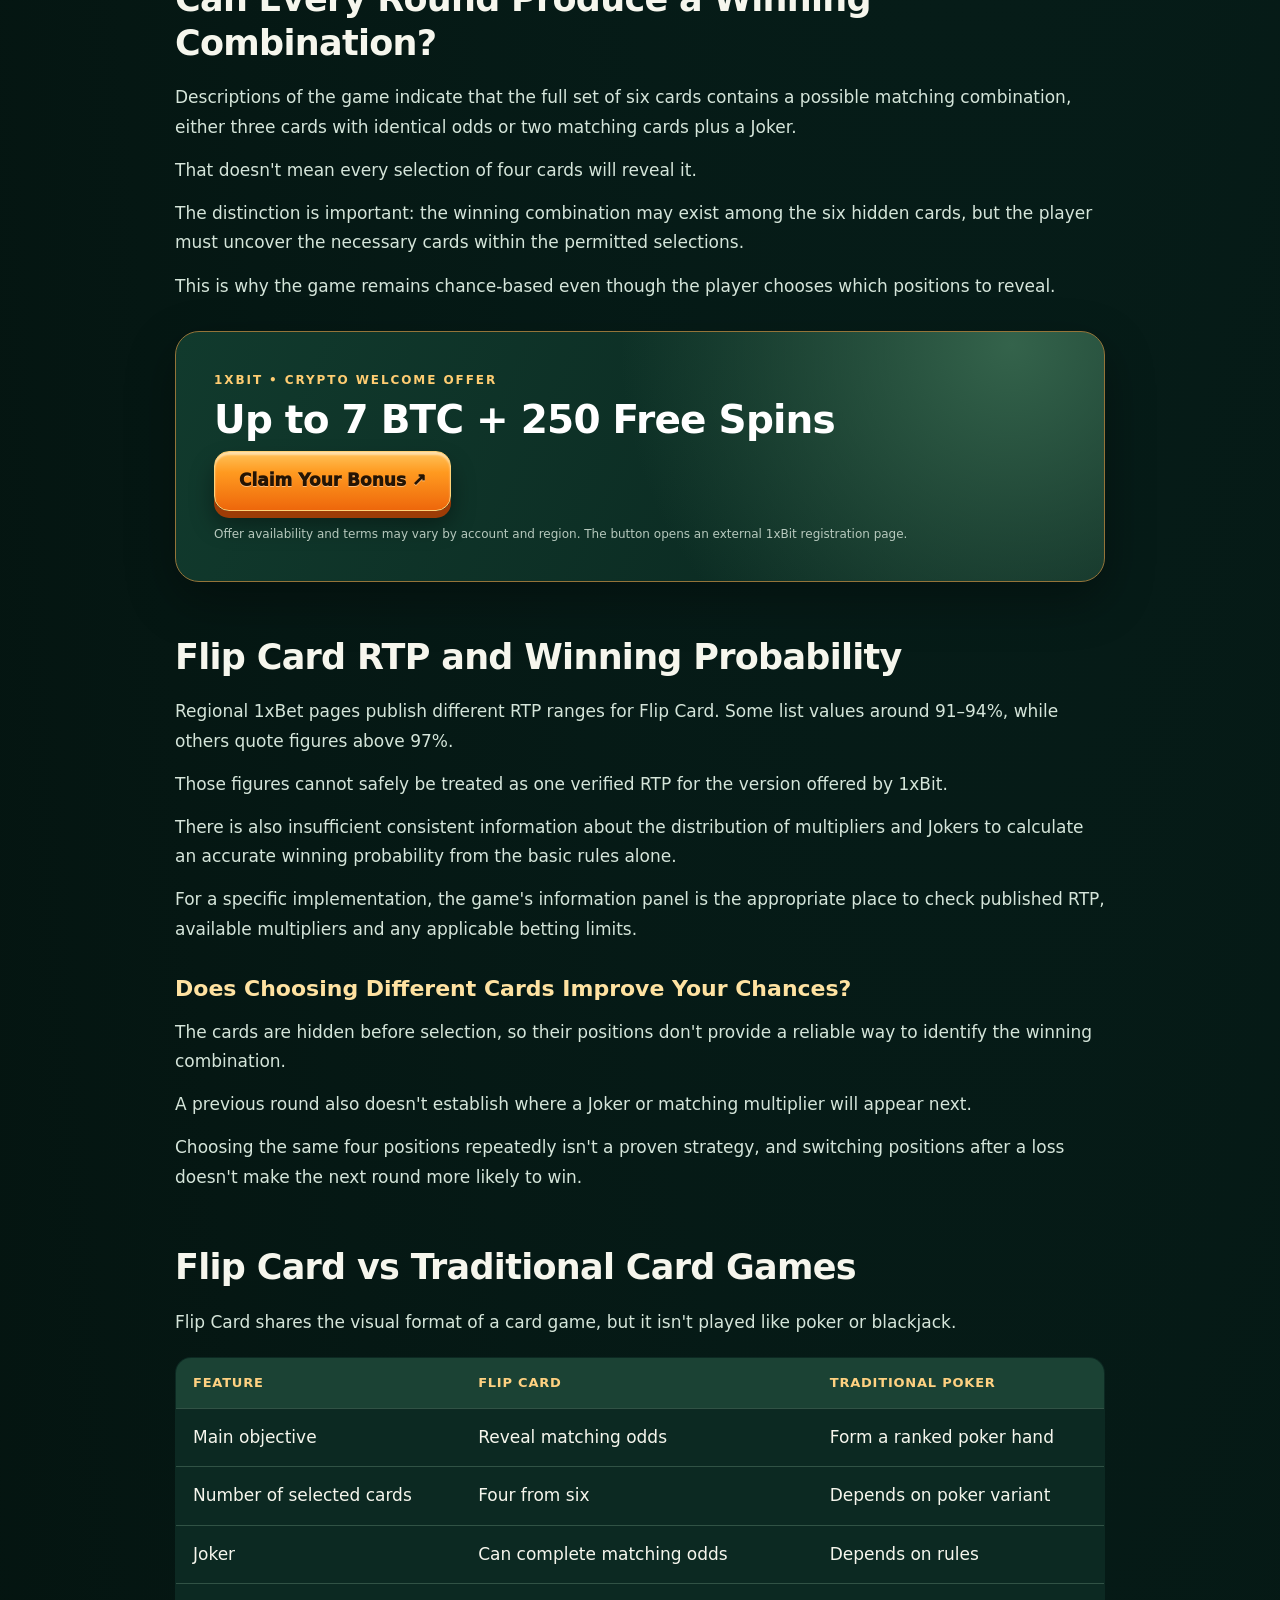
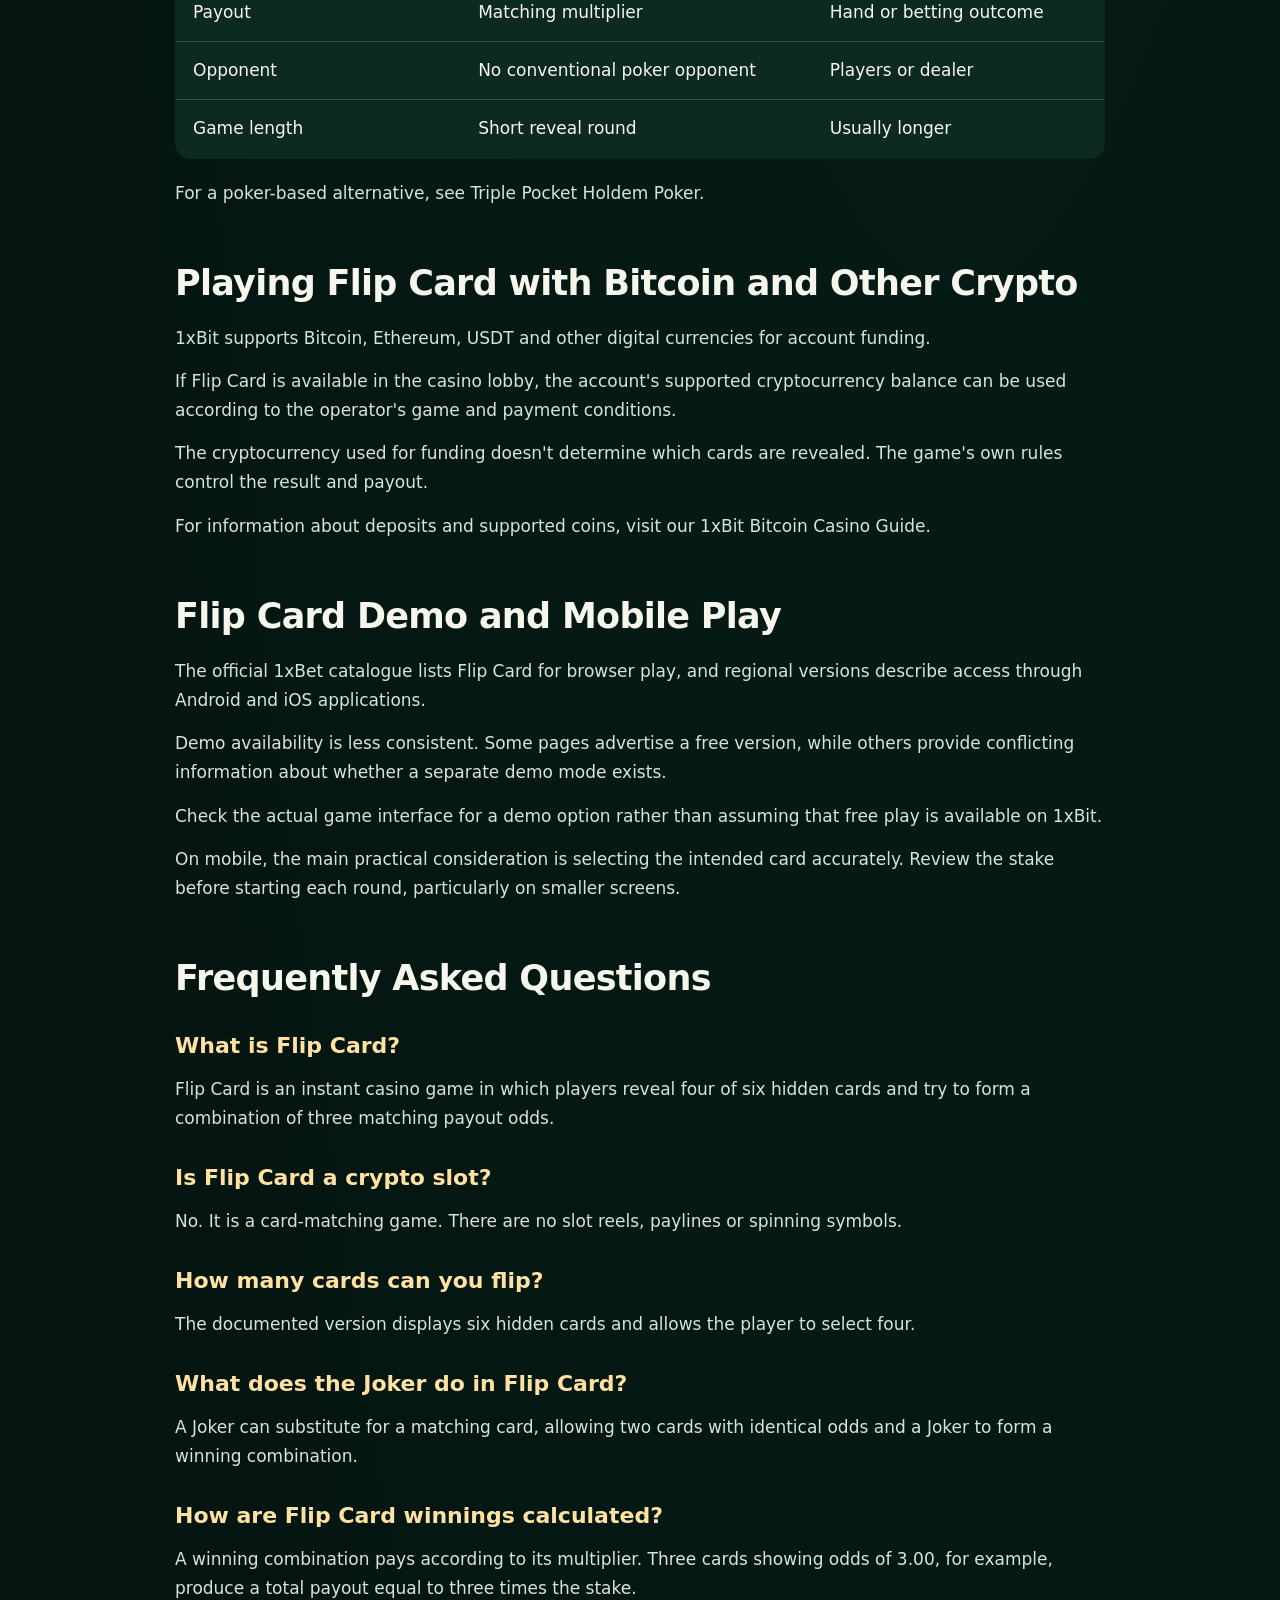
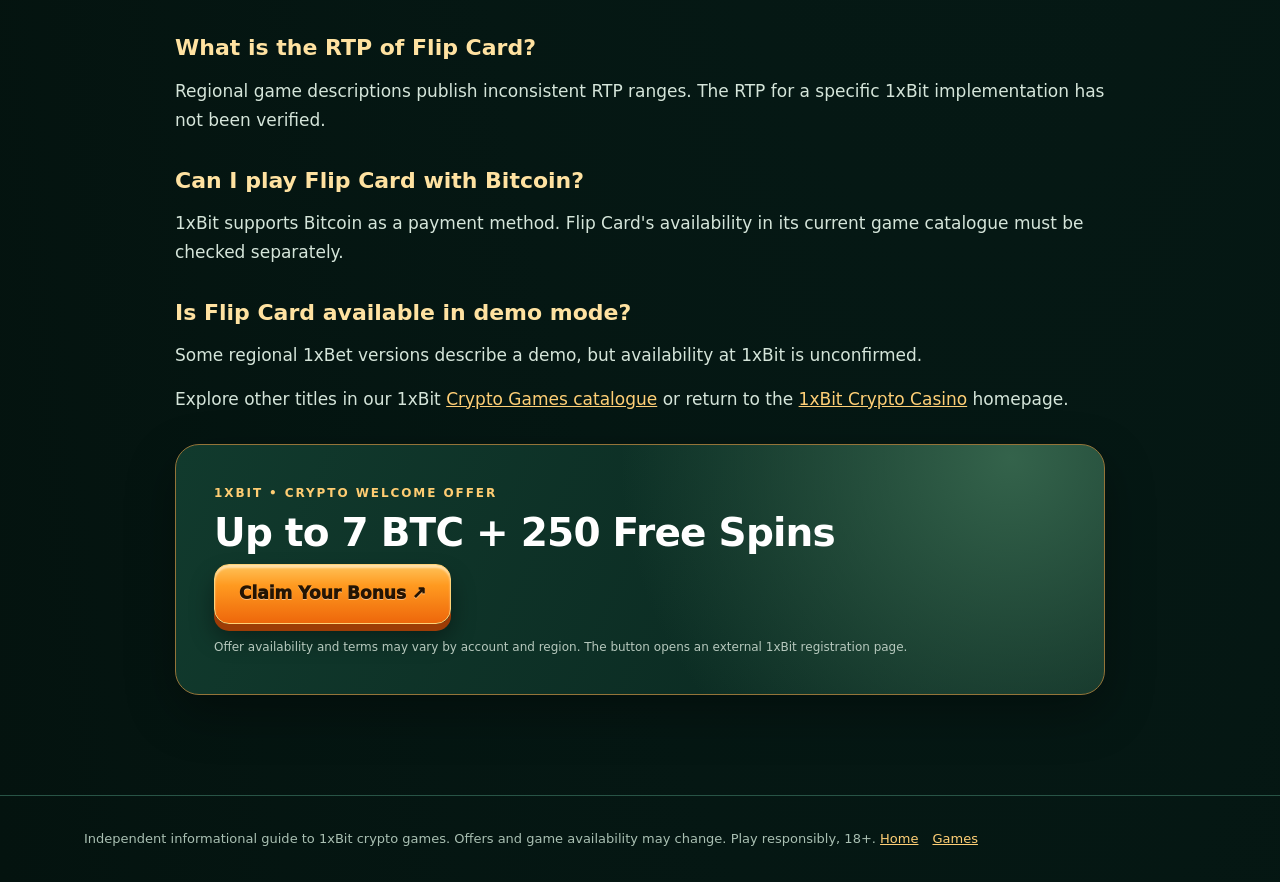
<file: crypto-games/flip-card/index.html>
<!DOCTYPE html>

<html lang="en"><head><meta charset="utf-8"/><meta content="width=device-width,initial-scale=1" name="viewport"/><title>Flip Card 1xBit – Game Rules, Joker &amp; Payouts</title><meta content="Learn how Flip Card works: six hidden cards, four picks, matching odds and Joker combinations. Explore payouts, demo play and crypto payments at 1xBit." name="description"/><meta content="nzdRKTKTQSO_ztL6FSSttmMY0LrdCSlqZK5ED1bf4hI" name="google-site-verification"/><link href="https://1xbit-bangladesh.org/crypto-games/flip-card/" rel="canonical"/><link href="/favicon.png" rel="icon"/><meta content="website" property="og:type"/><meta content="Flip Card 1xBit – Game Rules, Joker &amp; Payouts" property="og:title"/><meta content="Learn how Flip Card works: six hidden cards, four picks, matching odds and Joker combinations. Explore payouts, demo play and crypto payments at 1xBit." property="og:description"/><meta content="https://1xbit-bangladesh.org/crypto-games/flip-card/" property="og:url"/><meta content="https://1xbit-bangladesh.org/assets/logo.webp" property="og:image"/><link href="/assets/style.css" rel="stylesheet"/><script type="application/ld+json">{"@context": "https://schema.org", "@type": "WebPage", "name": "Flip Card 1xBit – Game Rules, Joker & Payouts", "url": "https://1xbit-bangladesh.org/crypto-games/flip-card/", "description": "Learn how Flip Card works: six hidden cards, four picks, matching odds and Joker combinations. Explore payouts, demo play and crypto payments at 1xBit."}</script></head><body><header><div class="shell head"><a class="brand" href="/"><img alt="1xBit Bangladesh crypto casino logo with Bitcoin symbol and red lotus" src="/assets/logo.webp"/><span>1<span style="color:#ff971f">×</span>Bit <b>Crypto</b></span></a><button aria-label="Toggle navigation" class="menu">☰</button><nav><a href="/">Home</a><details class="games-dropdown"><summary><a href="/crypto-games/">Crypto Games</a><span aria-hidden="true" class="dropdown-chevron">⌄</span></summary><div class="games-dropdown-list"><a class="games-hub-link" href="/crypto-games/">All Crypto Games</a><a href="/crypto-games/triple-pocket-holdem-poker/">Triple Pocket Holdem Poker</a><a href="/crypto-games/cases/">Cases</a><a href="/crypto-games/under-and-over-seven/">Under and Over Seven</a><a href="/crypto-games/flip-card/">Flip Card</a><a href="/crypto-games/crystal/">Crystal</a><a href="/crypto-games/dice/">Dice</a><a href="/crypto-games/goal/">Goal</a><a href="/crypto-games/kings-move/">King’s Move</a><a href="/crypto-games/las-vegas/">Las Vegas</a></div></details><a class="nav-bonus" href="/go/" rel="nofollow sponsored">Claim Your Bonus</a></nav></div></header><main class="shell page"><div class="crumbs"><a href="/">Home</a> / crypto-games/flip-card</div><section class="intro"><div class="eyebrow">1xBit crypto games • Bangladesh</div><h1>Flip Card at 1xBit – Card Game Rules and Payouts</h1><p>Flip Card is an instant card game from the 1xGames collection. Six cards are placed face down, and the player chooses four to reveal. The objective is to uncover three cards displaying the same payout odds.</p></section><aside class="cta hero-bonus"><div class="tag">1xBit • Crypto welcome offer</div><h2>Up to 7 BTC + 250 Free Spins</h2><a class="btn" href="/go/" rel="nofollow sponsored">Claim Your Bonus ↗</a><small>Offer availability and terms may vary by account and region. The button opens an external 1xBit registration page.</small></aside><article class="content"><a aria-label="Open 1xBit registration and view current bonus terms" class="hero-image" href="/go/" rel="nofollow sponsored"><img alt="1xBit crypto casino game interface and gameplay artwork" loading="lazy" src="/assets/image2.webp"/></a><p>A Joker can help complete a matching combination. Unlike poker, Flip Card doesn't use suits, straights or traditional hand rankings. And despite searches that describe it as a crypto slot, there are no reels or paylines.</p><p>Flip Card is listed in the official 1xBet game catalogue. Its current availability in the <a href="/">1xBit crypto casino</a> lobby has not been independently confirmed.</p><h2>Flip Card Game Overview</h2><table class="desktop-table"><thead><tr><th>Feature</th><th>Details</th></tr></thead><tbody><tr><td>Game name</td><td>Flip Card</td></tr><tr><td>Game collection</td><td>1xGames</td></tr><tr><td>Game type</td><td>Instant card-matching game</td></tr><tr><td>Cards displayed</td><td>6</td></tr><tr><td>Cards selected</td><td>4</td></tr><tr><td>Winning objective</td><td>Match 3 payout odds</td></tr><tr><td>Special card</td><td>Joker</td></tr><tr><td>Payout calculation</td><td>Stake × matching odds</td></tr><tr><td>Game rounds</td><td>Individual card reveals</td></tr><tr><td>1xBit availability</td><td>Requires confirmation</td></tr></tbody></table><div class="mobile-cards"><div class="mobile-record"><div class="record-title">Game name</div><dl><div><dt>Details</dt><dd>Flip Card</dd></div></dl></div><div class="mobile-record"><div class="record-title">Game collection</div><dl><div><dt>Details</dt><dd>1xGames</dd></div></dl></div><div class="mobile-record"><div class="record-title">Game type</div><dl><div><dt>Details</dt><dd>Instant card-matching game</dd></div></dl></div><div class="mobile-record"><div class="record-title">Cards displayed</div><dl><div><dt>Details</dt><dd>6</dd></div></dl></div><div class="mobile-record"><div class="record-title">Cards selected</div><dl><div><dt>Details</dt><dd>4</dd></div></dl></div><div class="mobile-record"><div class="record-title">Winning objective</div><dl><div><dt>Details</dt><dd>Match 3 payout odds</dd></div></dl></div><div class="mobile-record"><div class="record-title">Special card</div><dl><div><dt>Details</dt><dd>Joker</dd></div></dl></div><div class="mobile-record"><div class="record-title">Payout calculation</div><dl><div><dt>Details</dt><dd>Stake × matching odds</dd></div></dl></div><div class="mobile-record"><div class="record-title">Game rounds</div><dl><div><dt>Details</dt><dd>Individual card reveals</dd></div></dl></div><div class="mobile-record"><div class="record-title">1xBit availability</div><dl><div><dt>Details</dt><dd>Requires confirmation</dd></div></dl></div></div><p>The defining feature is the combination of hidden cards and visible multipliers. Each card's value becomes known only after it is turned over.</p><h2>How to Play Flip Card</h2><p>The documented game follows a straightforward sequence:</p><p>Select the stake for the round.</p><p>Start the game to display six face-down cards.</p><p>Choose four cards to reveal.</p><p>Look for three cards showing identical payout odds.</p><p>Use a Joker as part of a matching combination if one appears.</p><p>Check the final result and the payout displayed by the game.</p><p>The winning combination must be found among the four selected cards. A matching trio elsewhere in the six-card layout does not help if those cards weren't revealed.</p><h3>How the Four-Card Selection Works</h3><p>Imagine the six hidden cards include three cards with matching odds. Revealing all three within your four selections completes the required combination.</p><p>If you uncover only two matching cards and the remaining selections show different values, you may not have a winning set unless one of those cards is a Joker.</p><p>The selection matters because you cannot see the card values beforehand. Choosing a particular position doesn't guarantee that a matching card is underneath it.</p><aside class="cta"><div class="tag">1xBit • Crypto welcome offer</div><h2>Up to 7 BTC + 250 Free Spins</h2><a class="btn" href="/go/" rel="nofollow sponsored">Claim Your Bonus ↗</a><small>Offer availability and terms may vary by account and region. The button opens an external 1xBit registration page.</small></aside><h2>Flip Card Joker Explained</h2><p>The Joker is a substitute card. It can complete a combination when the revealed cards include two matching odds and the Joker.</p><p>For example:</p><table class="desktop-table"><thead><tr><th>Revealed cards</th><th>Combination</th></tr></thead><tbody><tr><td>3.00, 3.00, 3.00, 2.00</td><td>Three matching 3.00 cards</td></tr><tr><td>2.00, 2.00, Joker, 4.00</td><td>Two matching cards plus Joker</td></tr><tr><td>2.00, 3.00, 4.00, 5.00</td><td>No matching trio</td></tr></tbody></table><div class="mobile-cards"><div class="mobile-record"><div class="record-title">3.00, 3.00, 3.00, 2.00</div><dl><div><dt>Combination</dt><dd>Three matching 3.00 cards</dd></div></dl></div><div class="mobile-record"><div class="record-title">2.00, 2.00, Joker, 4.00</div><dl><div><dt>Combination</dt><dd>Two matching cards plus Joker</dd></div></dl></div><div class="mobile-record"><div class="record-title">2.00, 3.00, 4.00, 5.00</div><dl><div><dt>Combination</dt><dd>No matching trio</dd></div></dl></div></div><p>These are illustrative card combinations, not a claim about the exact frequency of each result.</p><p>The Joker doesn't automatically produce the maximum payout. It substitutes for a missing matching card, and the final reward depends on the odds assigned to the completed combination.</p><h2>How Flip Card Payouts Work</h2><p>Flip Card uses multipliers displayed on the cards. A winning combination determines which multiplier applies to the stake.</p><p>For example, if the three matching cards show odds of 3.00, the total payout is calculated at x3.</p><table class="desktop-table"><thead><tr><th>Stake</th><th>Winning odds</th><th>Total payout</th><th>Net profit</th></tr></thead><tbody><tr><td>10 units</td><td>x2.00</td><td>20 units</td><td>10 units</td></tr><tr><td>25 units</td><td>x3.00</td><td>75 units</td><td>50 units</td></tr><tr><td>50 units</td><td>x4.00</td><td>200 units</td><td>150 units</td></tr><tr><td>100 units</td><td>x3.00</td><td>300 units</td><td>200 units</td></tr></tbody></table><div class="mobile-cards"><div class="mobile-record"><div class="record-title">10 units</div><dl><div><dt>Winning odds</dt><dd>x2.00</dd></div><div><dt>Total payout</dt><dd>20 units</dd></div><div><dt>Net profit</dt><dd>10 units</dd></div></dl></div><div class="mobile-record"><div class="record-title">25 units</div><dl><div><dt>Winning odds</dt><dd>x3.00</dd></div><div><dt>Total payout</dt><dd>75 units</dd></div><div><dt>Net profit</dt><dd>50 units</dd></div></dl></div><div class="mobile-record"><div class="record-title">50 units</div><dl><div><dt>Winning odds</dt><dd>x4.00</dd></div><div><dt>Total payout</dt><dd>200 units</dd></div><div><dt>Net profit</dt><dd>150 units</dd></div></dl></div><div class="mobile-record"><div class="record-title">100 units</div><dl><div><dt>Winning odds</dt><dd>x3.00</dd></div><div><dt>Total payout</dt><dd>300 units</dd></div><div><dt>Net profit</dt><dd>200 units</dd></div></dl></div></div><p>These are arithmetic examples only. They do not establish which multipliers are available in the current 1xBit version.</p><p>A payout of 75 units on a 25-unit stake means the net profit is 50 units, since the total return includes the original stake.</p><h2>Can Every Round Produce a Winning Combination?</h2><p>Descriptions of the game indicate that the full set of six cards contains a possible matching combination, either three cards with identical odds or two matching cards plus a Joker.</p><p>That doesn't mean every selection of four cards will reveal it.</p><p>The distinction is important: the winning combination may exist among the six hidden cards, but the player must uncover the necessary cards within the permitted selections.</p><p>This is why the game remains chance-based even though the player chooses which positions to reveal.</p><aside class="cta"><div class="tag">1xBit • Crypto welcome offer</div><h2>Up to 7 BTC + 250 Free Spins</h2><a class="btn" href="/go/" rel="nofollow sponsored">Claim Your Bonus ↗</a><small>Offer availability and terms may vary by account and region. The button opens an external 1xBit registration page.</small></aside><h2>Flip Card RTP and Winning Probability</h2><p>Regional 1xBet pages publish different RTP ranges for Flip Card. Some list values around 91–94%, while others quote figures above 97%.</p><p>Those figures cannot safely be treated as one verified RTP for the version offered by 1xBit.</p><p>There is also insufficient consistent information about the distribution of multipliers and Jokers to calculate an accurate winning probability from the basic rules alone.</p><p>For a specific implementation, the game's information panel is the appropriate place to check published RTP, available multipliers and any applicable betting limits.</p><h3>Does Choosing Different Cards Improve Your Chances?</h3><p>The cards are hidden before selection, so their positions don't provide a reliable way to identify the winning combination.</p><p>A previous round also doesn't establish where a Joker or matching multiplier will appear next.</p><p>Choosing the same four positions repeatedly isn't a proven strategy, and switching positions after a loss doesn't make the next round more likely to win.</p><h2>Flip Card vs Traditional Card Games</h2><p>Flip Card shares the visual format of a card game, but it isn't played like poker or blackjack.</p><table class="desktop-table"><thead><tr><th>Feature</th><th>Flip Card</th><th>Traditional Poker</th></tr></thead><tbody><tr><td>Main objective</td><td>Reveal matching odds</td><td>Form a ranked poker hand</td></tr><tr><td>Number of selected cards</td><td>Four from six</td><td>Depends on poker variant</td></tr><tr><td>Joker</td><td>Can complete matching odds</td><td>Depends on rules</td></tr><tr><td>Payout</td><td>Matching multiplier</td><td>Hand or betting outcome</td></tr><tr><td>Opponent</td><td>No conventional poker opponent</td><td>Players or dealer</td></tr><tr><td>Game length</td><td>Short reveal round</td><td>Usually longer</td></tr></tbody></table><div class="mobile-cards"><div class="mobile-record"><div class="record-title">Main objective</div><dl><div><dt>Flip Card</dt><dd>Reveal matching odds</dd></div><div><dt>Traditional Poker</dt><dd>Form a ranked poker hand</dd></div></dl></div><div class="mobile-record"><div class="record-title">Number of selected cards</div><dl><div><dt>Flip Card</dt><dd>Four from six</dd></div><div><dt>Traditional Poker</dt><dd>Depends on poker variant</dd></div></dl></div><div class="mobile-record"><div class="record-title">Joker</div><dl><div><dt>Flip Card</dt><dd>Can complete matching odds</dd></div><div><dt>Traditional Poker</dt><dd>Depends on rules</dd></div></dl></div><div class="mobile-record"><div class="record-title">Payout</div><dl><div><dt>Flip Card</dt><dd>Matching multiplier</dd></div><div><dt>Traditional Poker</dt><dd>Hand or betting outcome</dd></div></dl></div><div class="mobile-record"><div class="record-title">Opponent</div><dl><div><dt>Flip Card</dt><dd>No conventional poker opponent</dd></div><div><dt>Traditional Poker</dt><dd>Players or dealer</dd></div></dl></div><div class="mobile-record"><div class="record-title">Game length</div><dl><div><dt>Flip Card</dt><dd>Short reveal round</dd></div><div><dt>Traditional Poker</dt><dd>Usually longer</dd></div></dl></div></div><p>For a poker-based alternative, see Triple Pocket Holdem Poker.</p><h2>Playing Flip Card with Bitcoin and Other Crypto</h2><p>1xBit supports Bitcoin, Ethereum, USDT and other digital currencies for account funding.</p><p>If Flip Card is available in the casino lobby, the account's supported cryptocurrency balance can be used according to the operator's game and payment conditions.</p><p>The cryptocurrency used for funding doesn't determine which cards are revealed. The game's own rules control the result and payout.</p><p>For information about deposits and supported coins, visit our 1xBit Bitcoin Casino Guide.</p><h2>Flip Card Demo and Mobile Play</h2><p>The official 1xBet catalogue lists Flip Card for browser play, and regional versions describe access through Android and iOS applications.</p><p>Demo availability is less consistent. Some pages advertise a free version, while others provide conflicting information about whether a separate demo mode exists.</p><p>Check the actual game interface for a demo option rather than assuming that free play is available on 1xBit.</p><p>On mobile, the main practical consideration is selecting the intended card accurately. Review the stake before starting each round, particularly on smaller screens.</p><h2>Frequently Asked Questions</h2><h3>What is Flip Card?</h3><p>Flip Card is an instant casino game in which players reveal four of six hidden cards and try to form a combination of three matching payout odds.</p><h3>Is Flip Card a crypto slot?</h3><p>No. It is a card-matching game. There are no slot reels, paylines or spinning symbols.</p><h3>How many cards can you flip?</h3><p>The documented version displays six hidden cards and allows the player to select four.</p><h3>What does the Joker do in Flip Card?</h3><p>A Joker can substitute for a matching card, allowing two cards with identical odds and a Joker to form a winning combination.</p><h3>How are Flip Card winnings calculated?</h3><p>A winning combination pays according to its multiplier. Three cards showing odds of 3.00, for example, produce a total payout equal to three times the stake.</p><h3>What is the RTP of Flip Card?</h3><p>Regional game descriptions publish inconsistent RTP ranges. The RTP for a specific 1xBit implementation has not been verified.</p><h3>Can I play Flip Card with Bitcoin?</h3><p>1xBit supports Bitcoin as a payment method. Flip Card's availability in its current game catalogue must be checked separately.</p><h3>Is Flip Card available in demo mode?</h3><p>Some regional 1xBet versions describe a demo, but availability at 1xBit is unconfirmed.</p><p>Explore other titles in our 1xBit <a href="/crypto-games/">Crypto Games catalogue</a> or return to the <a href="/">1xBit Crypto Casino</a> homepage.</p><aside class="cta"><div class="tag">1xBit • Crypto welcome offer</div><h2>Up to 7 BTC + 250 Free Spins</h2><a class="btn" href="/go/" rel="nofollow sponsored">Claim Your Bonus ↗</a><small>Offer availability and terms may vary by account and region. The button opens an external 1xBit registration page.</small></aside></article></main><footer><div class="shell">Independent informational guide to 1xBit crypto games. Offers and game availability may change. Play responsibly, 18+. <a href="/">Home</a><a href="/crypto-games/">Games</a></div></footer><script defer="" src="/assets/site.js"></script></body></html>
</file>
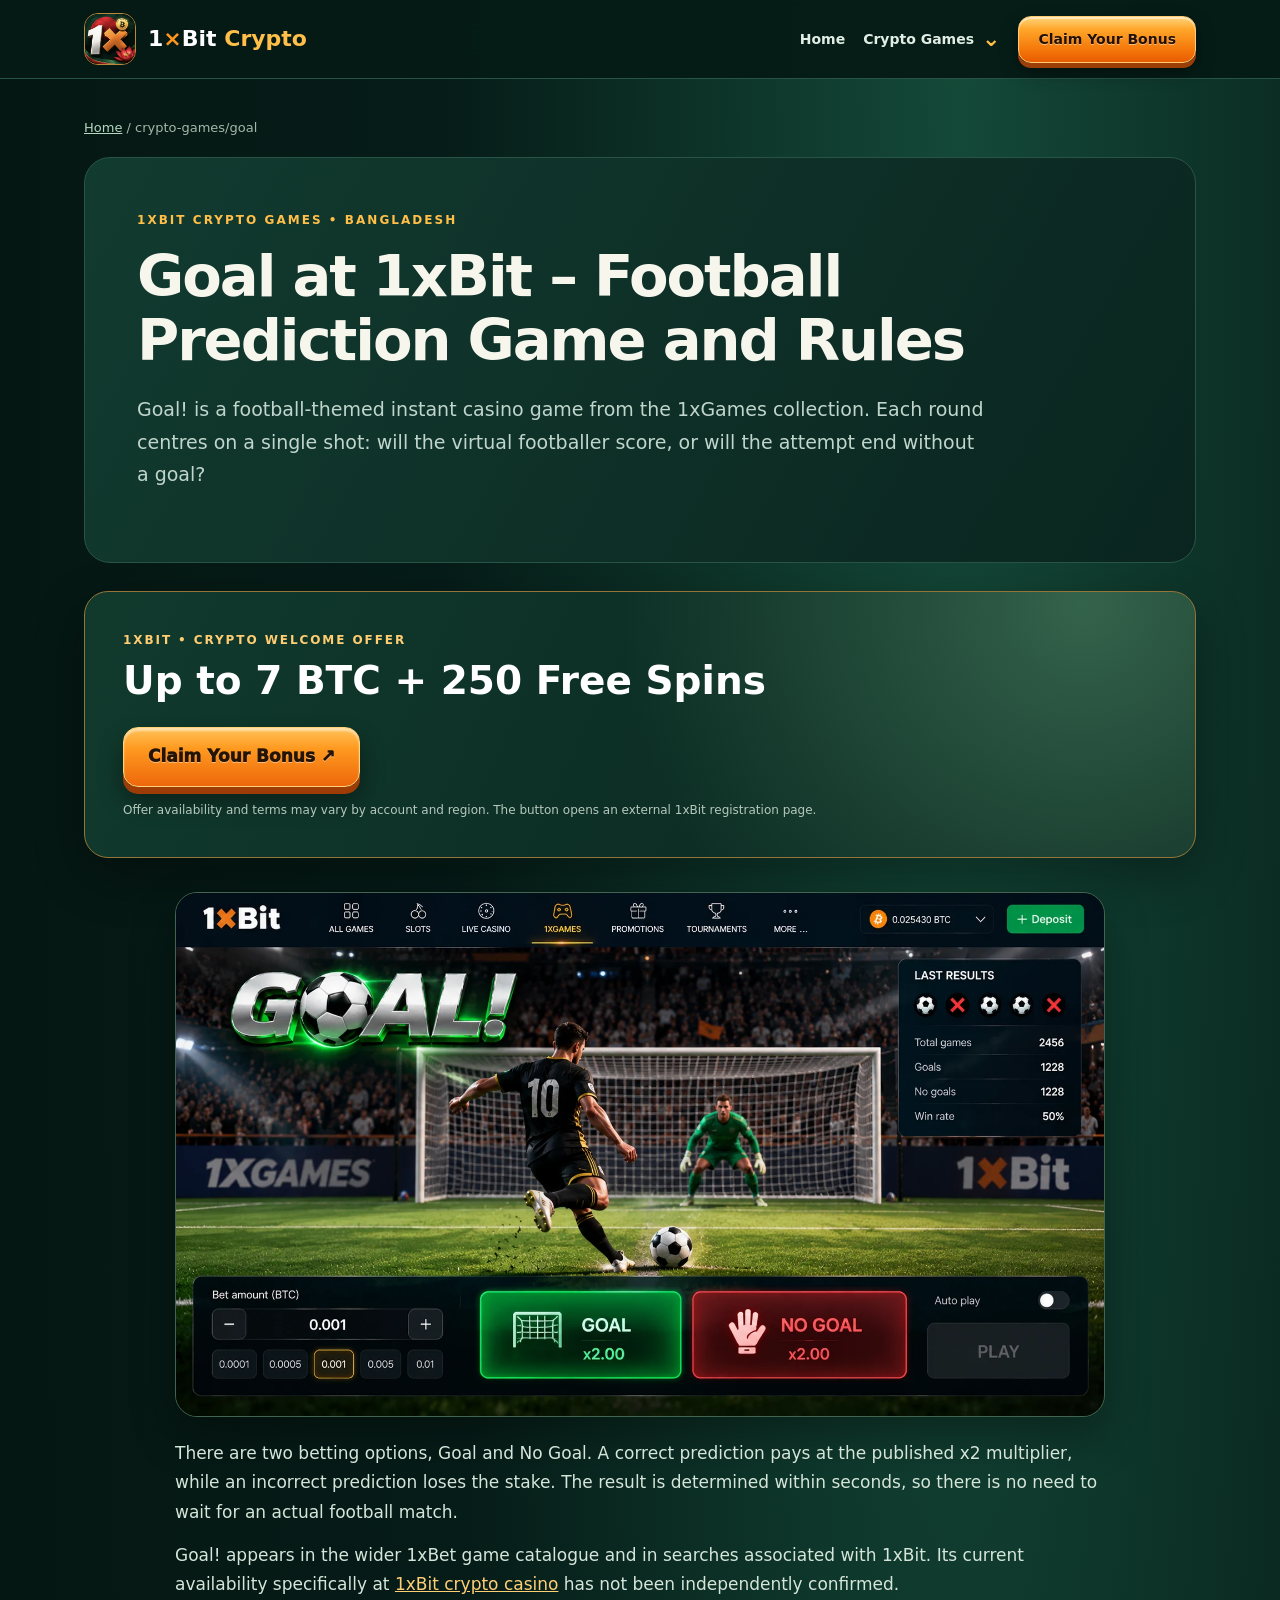
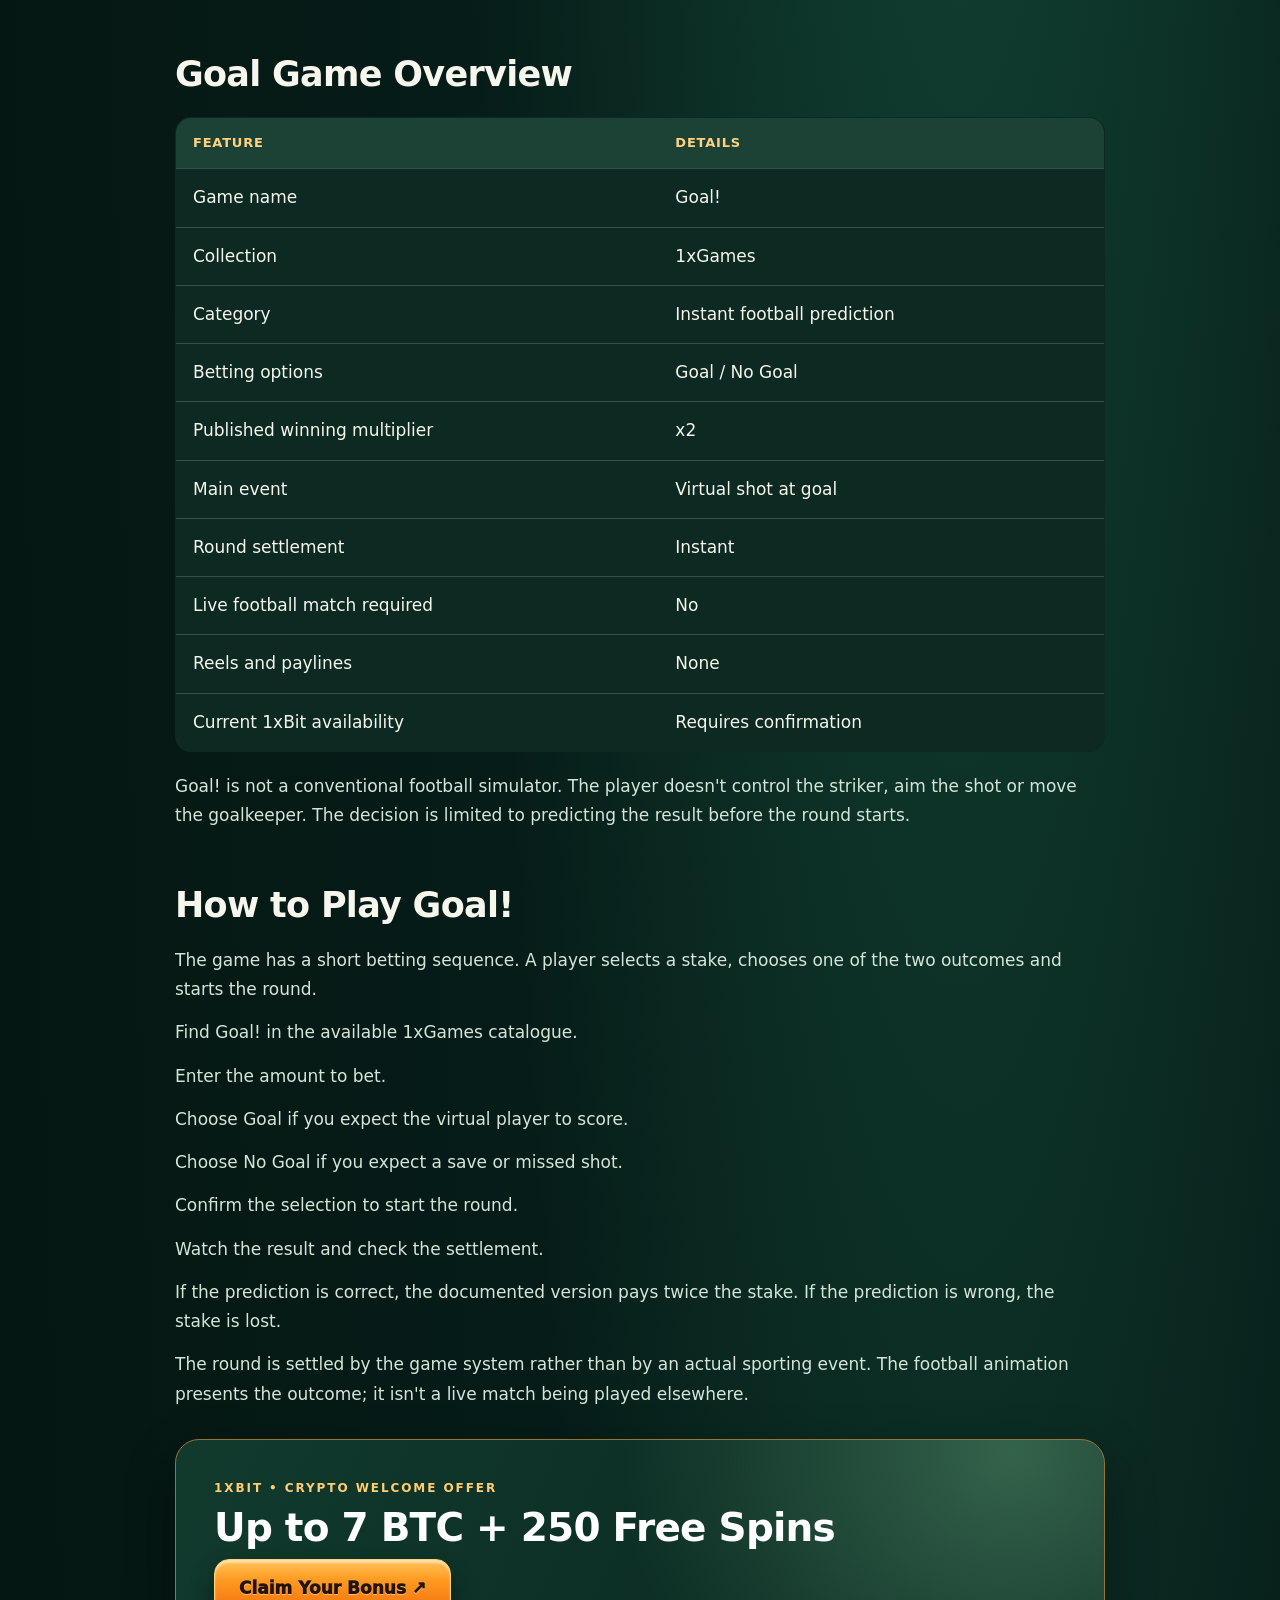
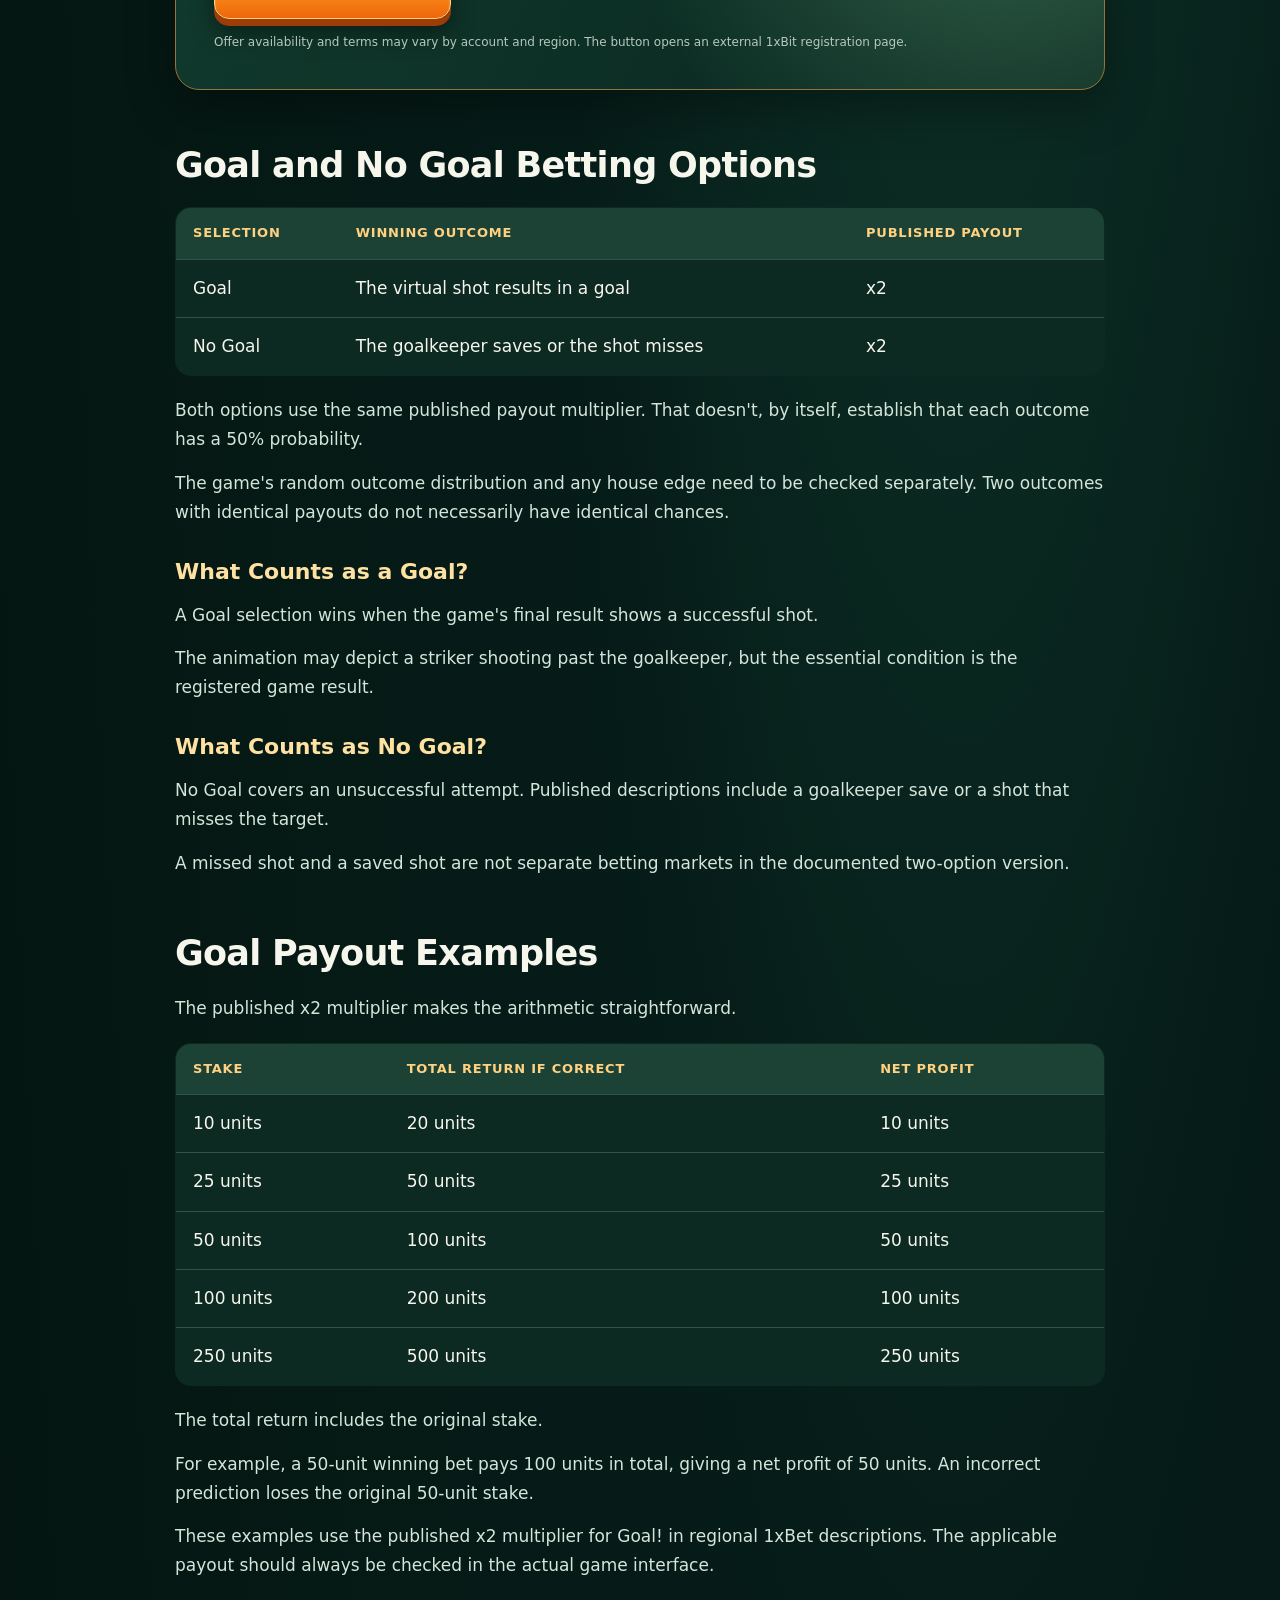
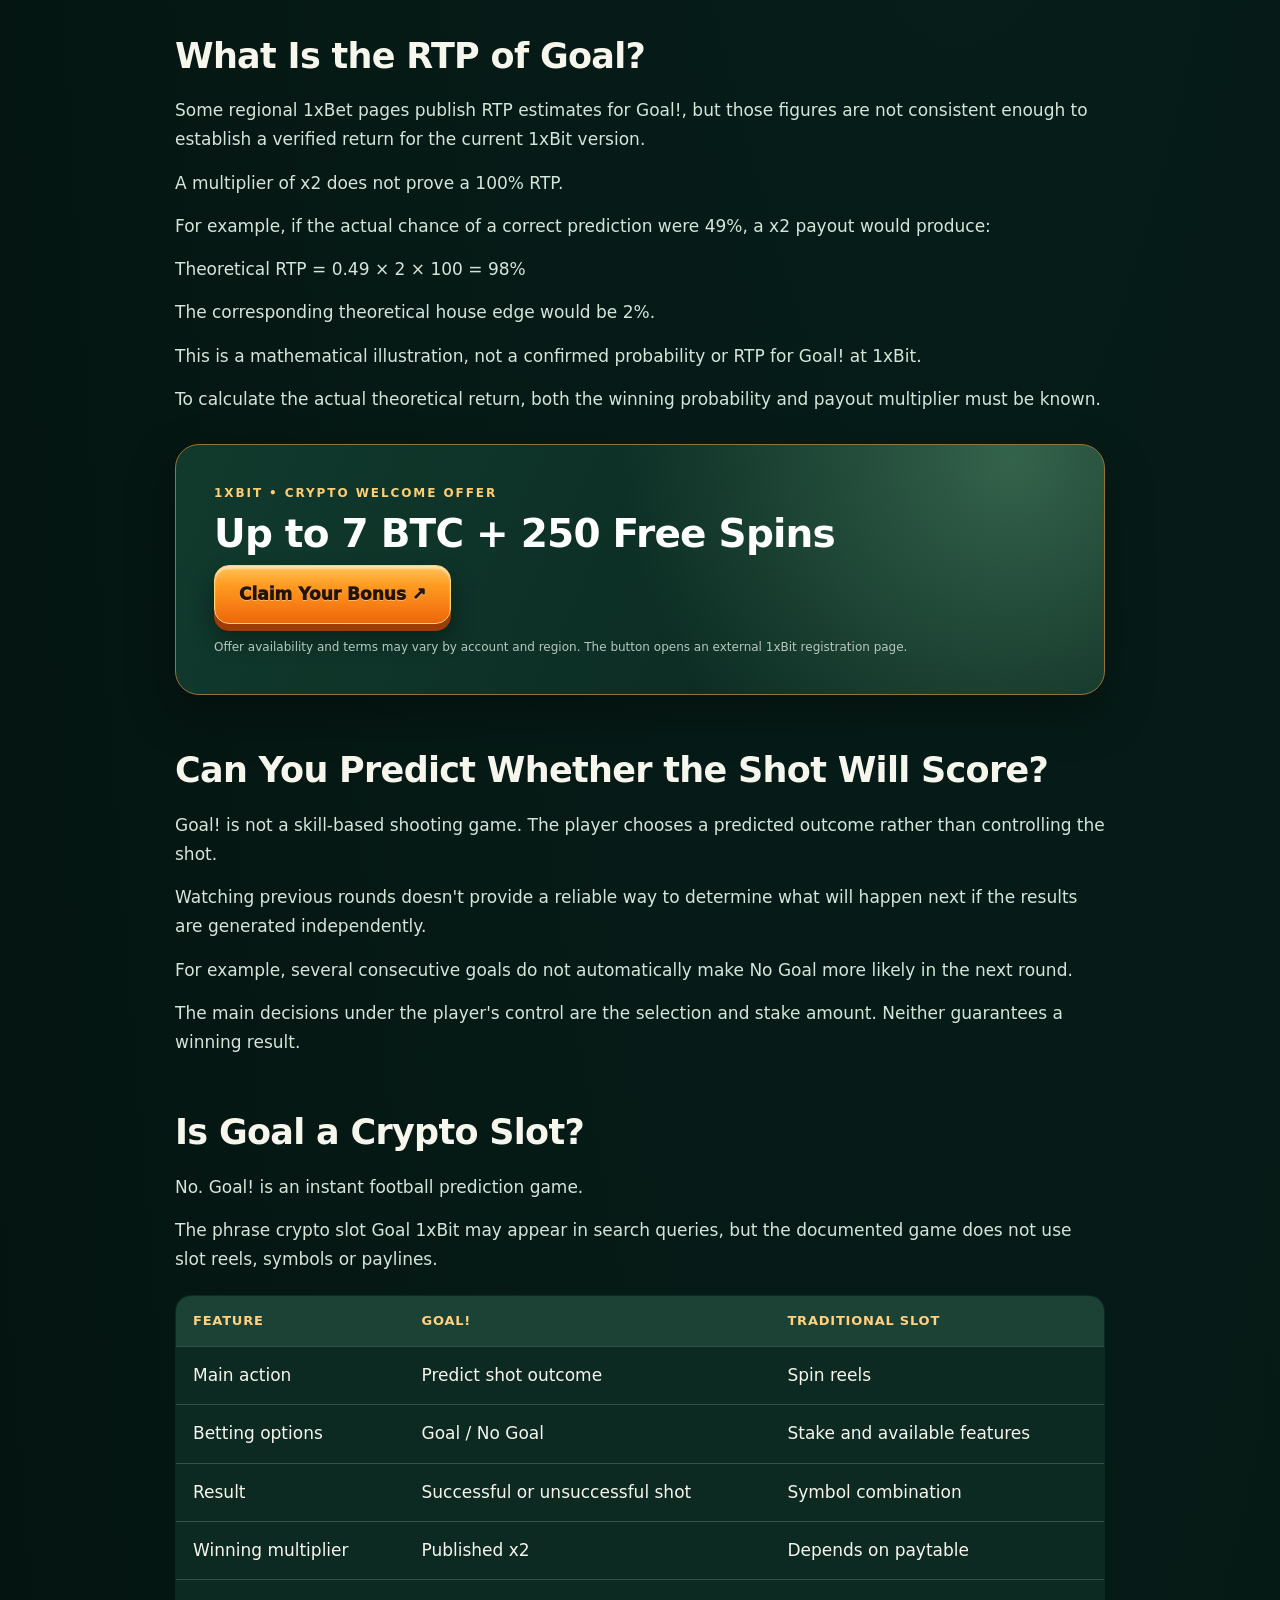
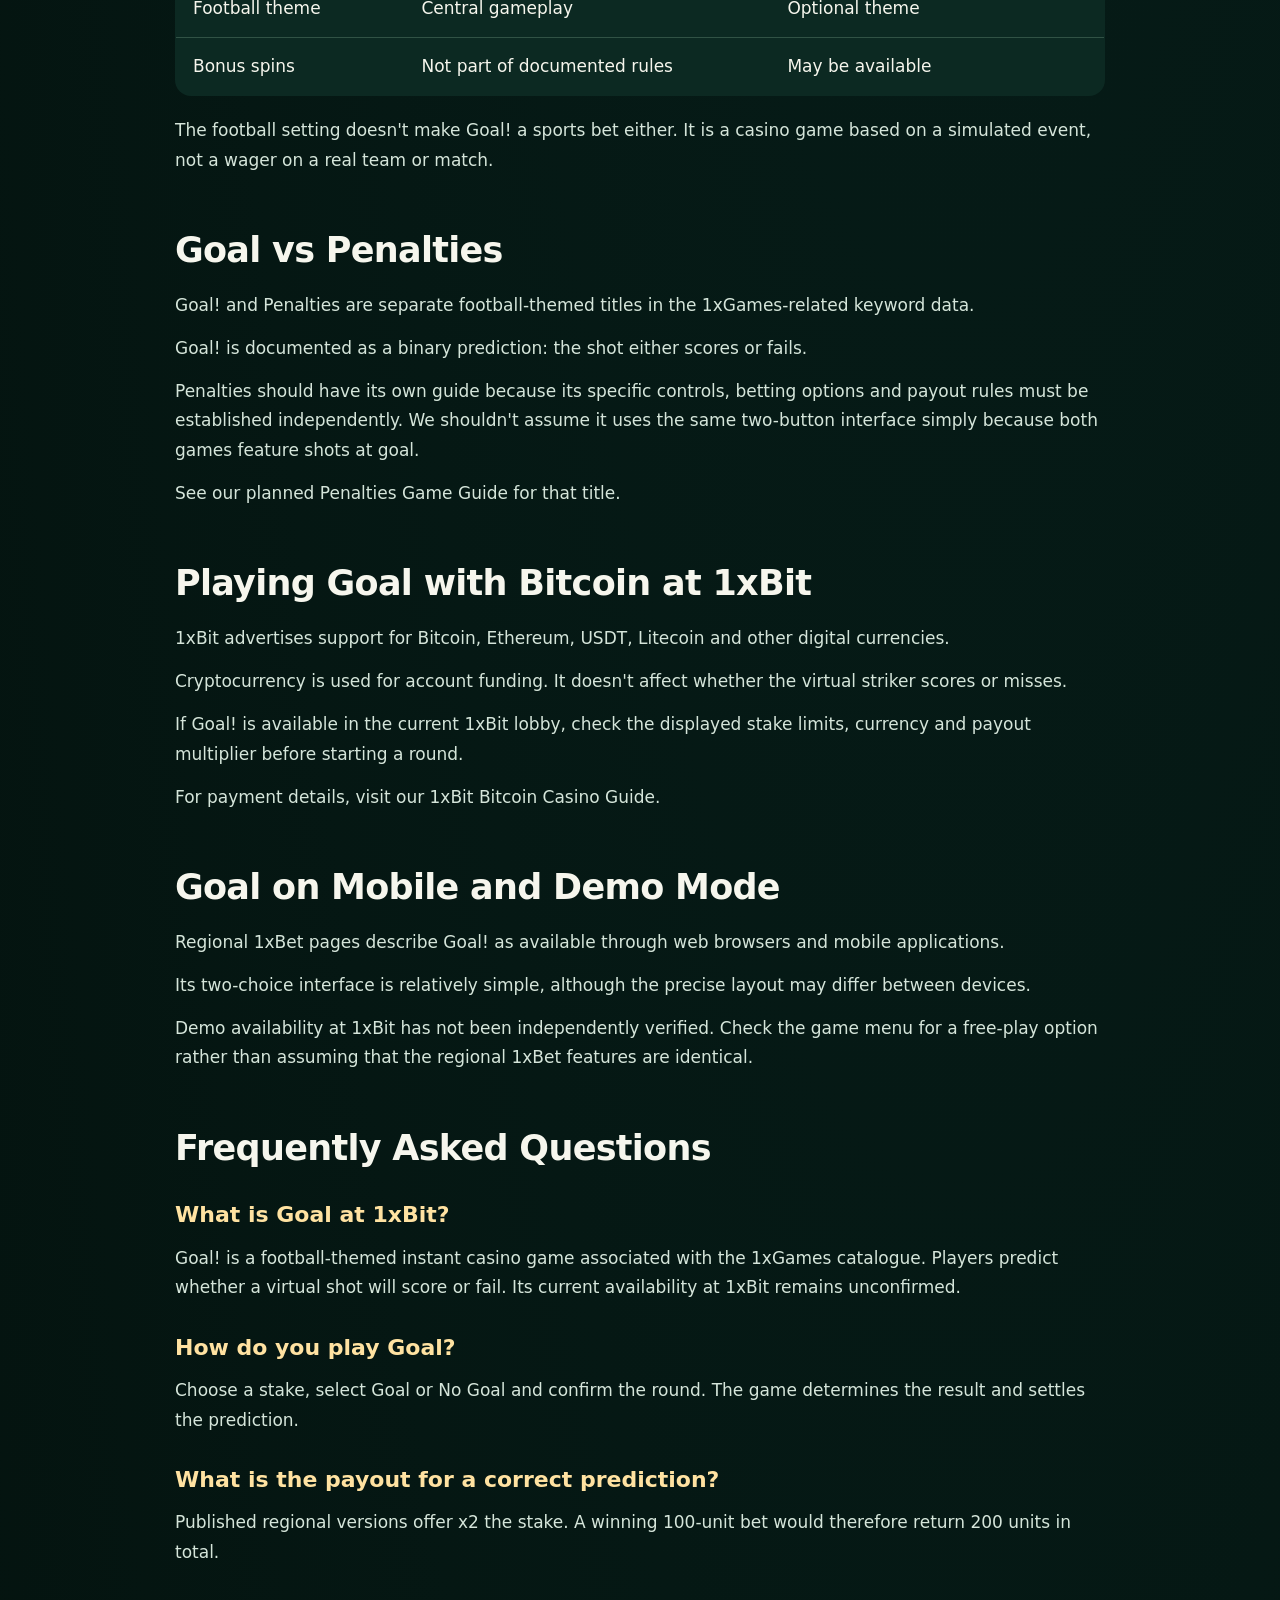
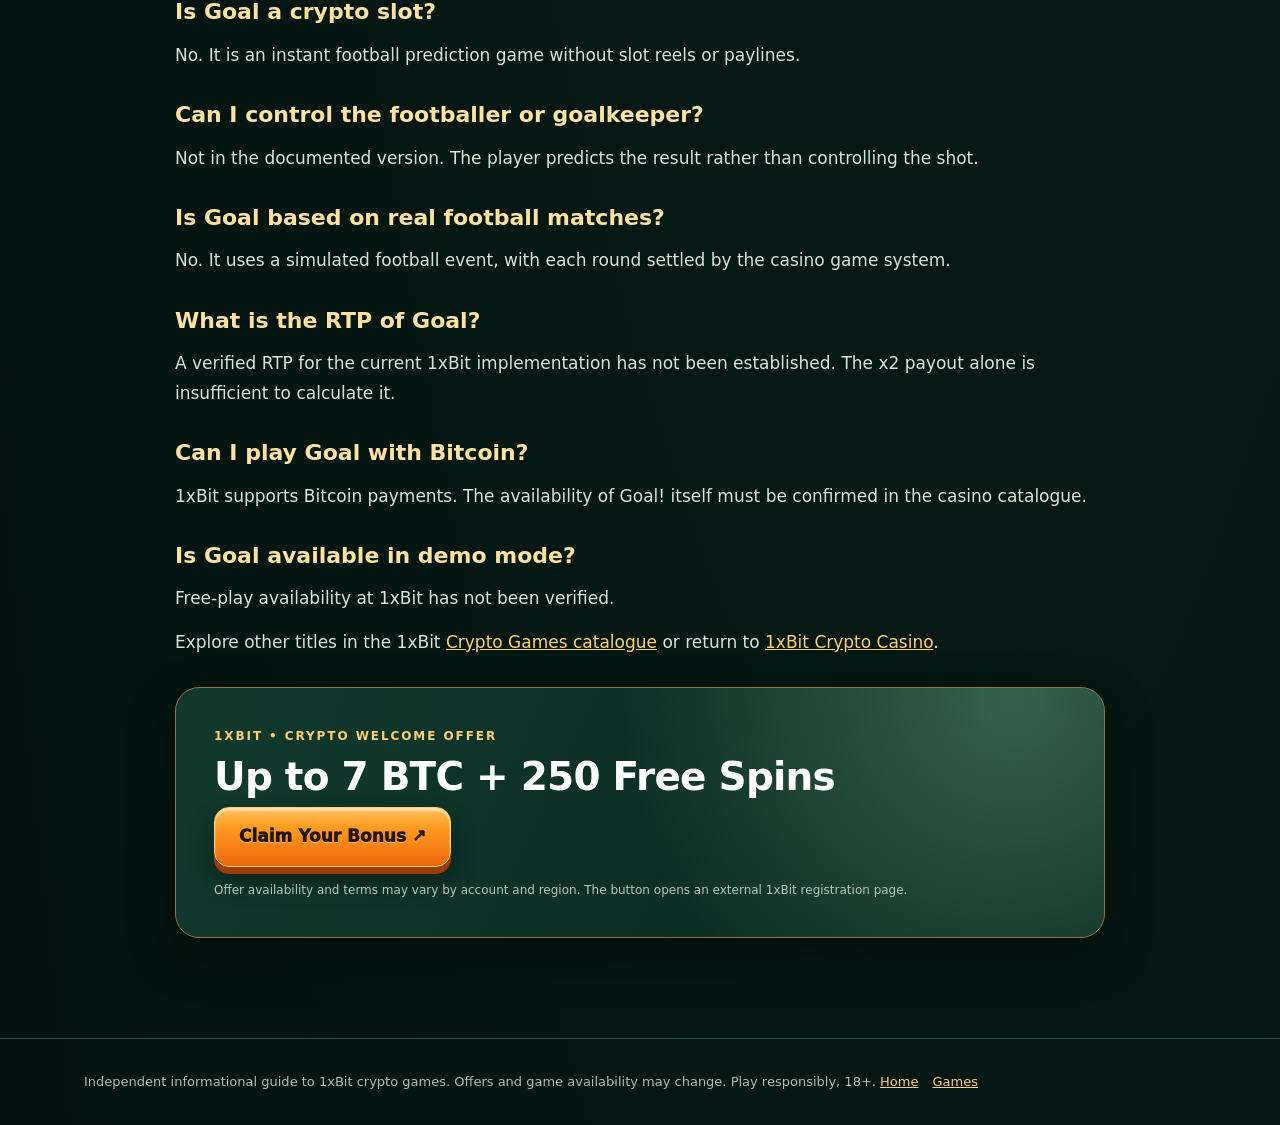
<file: crypto-games/goal/index.html>
<!DOCTYPE html>

<html lang="en"><head><meta charset="utf-8"/><meta content="width=device-width,initial-scale=1" name="viewport"/><title>Goal 1xBit – Crypto Football Game Rules &amp; x2 Payouts</title><meta content="Explore Goal, the football prediction game associated with 1xGames. Learn how Goal and No Goal bets work, see x2 payout examples and check Bitcoin casino play." name="description"/><meta content="nzdRKTKTQSO_ztL6FSSttmMY0LrdCSlqZK5ED1bf4hI" name="google-site-verification"/><link href="https://1xbit-bangladesh.org/crypto-games/goal/" rel="canonical"/><link href="/favicon.png" rel="icon"/><meta content="website" property="og:type"/><meta content="Goal 1xBit – Crypto Football Game Rules &amp; x2 Payouts" property="og:title"/><meta content="Explore Goal, the football prediction game associated with 1xGames. Learn how Goal and No Goal bets work, see x2 payout examples and check Bitcoin casino play." property="og:description"/><meta content="https://1xbit-bangladesh.org/crypto-games/goal/" property="og:url"/><meta content="https://1xbit-bangladesh.org/assets/logo.webp" property="og:image"/><link href="/assets/style.css" rel="stylesheet"/><script type="application/ld+json">{"@context": "https://schema.org", "@type": "WebPage", "name": "Goal 1xBit – Crypto Football Game Rules & x2 Payouts", "url": "https://1xbit-bangladesh.org/crypto-games/goal/", "description": "Explore Goal, the football prediction game associated with 1xGames. Learn how Goal and No Goal bets work, see x2 payout examples and check Bitcoin casino play."}</script></head><body><header><div class="shell head"><a class="brand" href="/"><img alt="1xBit Bangladesh crypto casino logo with Bitcoin symbol and red lotus" src="/assets/logo.webp"/><span>1<span style="color:#ff971f">×</span>Bit <b>Crypto</b></span></a><button aria-label="Toggle navigation" class="menu">☰</button><nav><a href="/">Home</a><details class="games-dropdown"><summary><a href="/crypto-games/">Crypto Games</a><span aria-hidden="true" class="dropdown-chevron">⌄</span></summary><div class="games-dropdown-list"><a class="games-hub-link" href="/crypto-games/">All Crypto Games</a><a href="/crypto-games/triple-pocket-holdem-poker/">Triple Pocket Holdem Poker</a><a href="/crypto-games/cases/">Cases</a><a href="/crypto-games/under-and-over-seven/">Under and Over Seven</a><a href="/crypto-games/flip-card/">Flip Card</a><a href="/crypto-games/crystal/">Crystal</a><a href="/crypto-games/dice/">Dice</a><a href="/crypto-games/goal/">Goal</a><a href="/crypto-games/kings-move/">King’s Move</a><a href="/crypto-games/las-vegas/">Las Vegas</a></div></details><a class="nav-bonus" href="/go/" rel="nofollow sponsored">Claim Your Bonus</a></nav></div></header><main class="shell page"><div class="crumbs"><a href="/">Home</a> / crypto-games/goal</div><section class="intro"><div class="eyebrow">1xBit crypto games • Bangladesh</div><h1>Goal at 1xBit – Football Prediction Game and Rules</h1><p>Goal! is a football-themed instant casino game from the 1xGames collection. Each round centres on a single shot: will the virtual footballer score, or will the attempt end without a goal?</p></section><aside class="cta hero-bonus"><div class="tag">1xBit • Crypto welcome offer</div><h2>Up to 7 BTC + 250 Free Spins</h2><a class="btn" href="/go/" rel="nofollow sponsored">Claim Your Bonus ↗</a><small>Offer availability and terms may vary by account and region. The button opens an external 1xBit registration page.</small></aside><article class="content"><a aria-label="Open 1xBit registration and view current bonus terms" class="hero-image" href="/go/" rel="nofollow sponsored"><img alt="1xBit crypto casino game interface and gameplay artwork" loading="lazy" src="/assets/image9.webp"/></a><p>There are two betting options, Goal and No Goal. A correct prediction pays at the published x2 multiplier, while an incorrect prediction loses the stake. The result is determined within seconds, so there is no need to wait for an actual football match.</p><p>Goal! appears in the wider 1xBet game catalogue and in searches associated with 1xBit. Its current availability specifically at <a href="/">1xBit crypto casino</a> has not been independently confirmed.</p><h2>Goal Game Overview</h2><table class="desktop-table"><thead><tr><th>Feature</th><th>Details</th></tr></thead><tbody><tr><td>Game name</td><td>Goal!</td></tr><tr><td>Collection</td><td>1xGames</td></tr><tr><td>Category</td><td>Instant football prediction</td></tr><tr><td>Betting options</td><td>Goal / No Goal</td></tr><tr><td>Published winning multiplier</td><td>x2</td></tr><tr><td>Main event</td><td>Virtual shot at goal</td></tr><tr><td>Round settlement</td><td>Instant</td></tr><tr><td>Live football match required</td><td>No</td></tr><tr><td>Reels and paylines</td><td>None</td></tr><tr><td>Current 1xBit availability</td><td>Requires confirmation</td></tr></tbody></table><div class="mobile-cards"><div class="mobile-record"><div class="record-title">Game name</div><dl><div><dt>Details</dt><dd>Goal!</dd></div></dl></div><div class="mobile-record"><div class="record-title">Collection</div><dl><div><dt>Details</dt><dd>1xGames</dd></div></dl></div><div class="mobile-record"><div class="record-title">Category</div><dl><div><dt>Details</dt><dd>Instant football prediction</dd></div></dl></div><div class="mobile-record"><div class="record-title">Betting options</div><dl><div><dt>Details</dt><dd>Goal / No Goal</dd></div></dl></div><div class="mobile-record"><div class="record-title">Published winning multiplier</div><dl><div><dt>Details</dt><dd>x2</dd></div></dl></div><div class="mobile-record"><div class="record-title">Main event</div><dl><div><dt>Details</dt><dd>Virtual shot at goal</dd></div></dl></div><div class="mobile-record"><div class="record-title">Round settlement</div><dl><div><dt>Details</dt><dd>Instant</dd></div></dl></div><div class="mobile-record"><div class="record-title">Live football match required</div><dl><div><dt>Details</dt><dd>No</dd></div></dl></div><div class="mobile-record"><div class="record-title">Reels and paylines</div><dl><div><dt>Details</dt><dd>None</dd></div></dl></div><div class="mobile-record"><div class="record-title">Current 1xBit availability</div><dl><div><dt>Details</dt><dd>Requires confirmation</dd></div></dl></div></div><p>Goal! is not a conventional football simulator. The player doesn't control the striker, aim the shot or move the goalkeeper. The decision is limited to predicting the result before the round starts.</p><h2>How to Play Goal!</h2><p>The game has a short betting sequence. A player selects a stake, chooses one of the two outcomes and starts the round.</p><p>Find Goal! in the available 1xGames catalogue.</p><p>Enter the amount to bet.</p><p>Choose Goal if you expect the virtual player to score.</p><p>Choose No Goal if you expect a save or missed shot.</p><p>Confirm the selection to start the round.</p><p>Watch the result and check the settlement.</p><p>If the prediction is correct, the documented version pays twice the stake. If the prediction is wrong, the stake is lost.</p><p>The round is settled by the game system rather than by an actual sporting event. The football animation presents the outcome; it isn't a live match being played elsewhere.</p><aside class="cta"><div class="tag">1xBit • Crypto welcome offer</div><h2>Up to 7 BTC + 250 Free Spins</h2><a class="btn" href="/go/" rel="nofollow sponsored">Claim Your Bonus ↗</a><small>Offer availability and terms may vary by account and region. The button opens an external 1xBit registration page.</small></aside><h2>Goal and No Goal Betting Options</h2><table class="desktop-table"><thead><tr><th>Selection</th><th>Winning outcome</th><th>Published payout</th></tr></thead><tbody><tr><td>Goal</td><td>The virtual shot results in a goal</td><td>x2</td></tr><tr><td>No Goal</td><td>The goalkeeper saves or the shot misses</td><td>x2</td></tr></tbody></table><div class="mobile-cards"><div class="mobile-record"><div class="record-title">Goal</div><dl><div><dt>Winning outcome</dt><dd>The virtual shot results in a goal</dd></div><div><dt>Published payout</dt><dd>x2</dd></div></dl></div><div class="mobile-record"><div class="record-title">No Goal</div><dl><div><dt>Winning outcome</dt><dd>The goalkeeper saves or the shot misses</dd></div><div><dt>Published payout</dt><dd>x2</dd></div></dl></div></div><p>Both options use the same published payout multiplier. That doesn't, by itself, establish that each outcome has a 50% probability.</p><p>The game's random outcome distribution and any house edge need to be checked separately. Two outcomes with identical payouts do not necessarily have identical chances.</p><h3>What Counts as a Goal?</h3><p>A Goal selection wins when the game's final result shows a successful shot.</p><p>The animation may depict a striker shooting past the goalkeeper, but the essential condition is the registered game result.</p><h3>What Counts as No Goal?</h3><p>No Goal covers an unsuccessful attempt. Published descriptions include a goalkeeper save or a shot that misses the target.</p><p>A missed shot and a saved shot are not separate betting markets in the documented two-option version.</p><h2>Goal Payout Examples</h2><p>The published x2 multiplier makes the arithmetic straightforward.</p><table class="desktop-table"><thead><tr><th>Stake</th><th>Total return if correct</th><th>Net profit</th></tr></thead><tbody><tr><td>10 units</td><td>20 units</td><td>10 units</td></tr><tr><td>25 units</td><td>50 units</td><td>25 units</td></tr><tr><td>50 units</td><td>100 units</td><td>50 units</td></tr><tr><td>100 units</td><td>200 units</td><td>100 units</td></tr><tr><td>250 units</td><td>500 units</td><td>250 units</td></tr></tbody></table><div class="mobile-cards"><div class="mobile-record"><div class="record-title">10 units</div><dl><div><dt>Total return if correct</dt><dd>20 units</dd></div><div><dt>Net profit</dt><dd>10 units</dd></div></dl></div><div class="mobile-record"><div class="record-title">25 units</div><dl><div><dt>Total return if correct</dt><dd>50 units</dd></div><div><dt>Net profit</dt><dd>25 units</dd></div></dl></div><div class="mobile-record"><div class="record-title">50 units</div><dl><div><dt>Total return if correct</dt><dd>100 units</dd></div><div><dt>Net profit</dt><dd>50 units</dd></div></dl></div><div class="mobile-record"><div class="record-title">100 units</div><dl><div><dt>Total return if correct</dt><dd>200 units</dd></div><div><dt>Net profit</dt><dd>100 units</dd></div></dl></div><div class="mobile-record"><div class="record-title">250 units</div><dl><div><dt>Total return if correct</dt><dd>500 units</dd></div><div><dt>Net profit</dt><dd>250 units</dd></div></dl></div></div><p>The total return includes the original stake.</p><p>For example, a 50-unit winning bet pays 100 units in total, giving a net profit of 50 units. An incorrect prediction loses the original 50-unit stake.</p><p>These examples use the published x2 multiplier for Goal! in regional 1xBet descriptions. The applicable payout should always be checked in the actual game interface.</p><h2>What Is the RTP of Goal?</h2><p>Some regional 1xBet pages publish RTP estimates for Goal!, but those figures are not consistent enough to establish a verified return for the current 1xBit version.</p><p>A multiplier of x2 does not prove a 100% RTP.</p><p>For example, if the actual chance of a correct prediction were 49%, a x2 payout would produce:</p><p>Theoretical RTP = 0.49 × 2 × 100 = 98%</p><p>The corresponding theoretical house edge would be 2%.</p><p>This is a mathematical illustration, not a confirmed probability or RTP for Goal! at 1xBit.</p><p>To calculate the actual theoretical return, both the winning probability and payout multiplier must be known.</p><aside class="cta"><div class="tag">1xBit • Crypto welcome offer</div><h2>Up to 7 BTC + 250 Free Spins</h2><a class="btn" href="/go/" rel="nofollow sponsored">Claim Your Bonus ↗</a><small>Offer availability and terms may vary by account and region. The button opens an external 1xBit registration page.</small></aside><h2>Can You Predict Whether the Shot Will Score?</h2><p>Goal! is not a skill-based shooting game. The player chooses a predicted outcome rather than controlling the shot.</p><p>Watching previous rounds doesn't provide a reliable way to determine what will happen next if the results are generated independently.</p><p>For example, several consecutive goals do not automatically make No Goal more likely in the next round.</p><p>The main decisions under the player's control are the selection and stake amount. Neither guarantees a winning result.</p><h2>Is Goal a Crypto Slot?</h2><p>No. Goal! is an instant football prediction game.</p><p>The phrase crypto slot Goal 1xBit may appear in search queries, but the documented game does not use slot reels, symbols or paylines.</p><table class="desktop-table"><thead><tr><th>Feature</th><th>Goal!</th><th>Traditional Slot</th></tr></thead><tbody><tr><td>Main action</td><td>Predict shot outcome</td><td>Spin reels</td></tr><tr><td>Betting options</td><td>Goal / No Goal</td><td>Stake and available features</td></tr><tr><td>Result</td><td>Successful or unsuccessful shot</td><td>Symbol combination</td></tr><tr><td>Winning multiplier</td><td>Published x2</td><td>Depends on paytable</td></tr><tr><td>Football theme</td><td>Central gameplay</td><td>Optional theme</td></tr><tr><td>Bonus spins</td><td>Not part of documented rules</td><td>May be available</td></tr></tbody></table><div class="mobile-cards"><div class="mobile-record"><div class="record-title">Main action</div><dl><div><dt>Goal!</dt><dd>Predict shot outcome</dd></div><div><dt>Traditional Slot</dt><dd>Spin reels</dd></div></dl></div><div class="mobile-record"><div class="record-title">Betting options</div><dl><div><dt>Goal!</dt><dd>Goal / No Goal</dd></div><div><dt>Traditional Slot</dt><dd>Stake and available features</dd></div></dl></div><div class="mobile-record"><div class="record-title">Result</div><dl><div><dt>Goal!</dt><dd>Successful or unsuccessful shot</dd></div><div><dt>Traditional Slot</dt><dd>Symbol combination</dd></div></dl></div><div class="mobile-record"><div class="record-title">Winning multiplier</div><dl><div><dt>Goal!</dt><dd>Published x2</dd></div><div><dt>Traditional Slot</dt><dd>Depends on paytable</dd></div></dl></div><div class="mobile-record"><div class="record-title">Football theme</div><dl><div><dt>Goal!</dt><dd>Central gameplay</dd></div><div><dt>Traditional Slot</dt><dd>Optional theme</dd></div></dl></div><div class="mobile-record"><div class="record-title">Bonus spins</div><dl><div><dt>Goal!</dt><dd>Not part of documented rules</dd></div><div><dt>Traditional Slot</dt><dd>May be available</dd></div></dl></div></div><p>The football setting doesn't make Goal! a sports bet either. It is a casino game based on a simulated event, not a wager on a real team or match.</p><h2>Goal vs Penalties</h2><p>Goal! and Penalties are separate football-themed titles in the 1xGames-related keyword data.</p><p>Goal! is documented as a binary prediction: the shot either scores or fails.</p><p>Penalties should have its own guide because its specific controls, betting options and payout rules must be established independently. We shouldn't assume it uses the same two-button interface simply because both games feature shots at goal.</p><p>See our planned Penalties Game Guide for that title.</p><h2>Playing Goal with Bitcoin at 1xBit</h2><p>1xBit advertises support for Bitcoin, Ethereum, USDT, Litecoin and other digital currencies.</p><p>Cryptocurrency is used for account funding. It doesn't affect whether the virtual striker scores or misses.</p><p>If Goal! is available in the current 1xBit lobby, check the displayed stake limits, currency and payout multiplier before starting a round.</p><p>For payment details, visit our 1xBit Bitcoin Casino Guide.</p><h2>Goal on Mobile and Demo Mode</h2><p>Regional 1xBet pages describe Goal! as available through web browsers and mobile applications.</p><p>Its two-choice interface is relatively simple, although the precise layout may differ between devices.</p><p>Demo availability at 1xBit has not been independently verified. Check the game menu for a free-play option rather than assuming that the regional 1xBet features are identical.</p><h2>Frequently Asked Questions</h2><h3>What is Goal at 1xBit?</h3><p>Goal! is a football-themed instant casino game associated with the 1xGames catalogue. Players predict whether a virtual shot will score or fail. Its current availability at 1xBit remains unconfirmed.</p><h3>How do you play Goal?</h3><p>Choose a stake, select Goal or No Goal and confirm the round. The game determines the result and settles the prediction.</p><h3>What is the payout for a correct prediction?</h3><p>Published regional versions offer x2 the stake. A winning 100-unit bet would therefore return 200 units in total.</p><h3>Is Goal a crypto slot?</h3><p>No. It is an instant football prediction game without slot reels or paylines.</p><h3>Can I control the footballer or goalkeeper?</h3><p>Not in the documented version. The player predicts the result rather than controlling the shot.</p><h3>Is Goal based on real football matches?</h3><p>No. It uses a simulated football event, with each round settled by the casino game system.</p><h3>What is the RTP of Goal?</h3><p>A verified RTP for the current 1xBit implementation has not been established. The x2 payout alone is insufficient to calculate it.</p><h3>Can I play Goal with Bitcoin?</h3><p>1xBit supports Bitcoin payments. The availability of Goal! itself must be confirmed in the casino catalogue.</p><h3>Is Goal available in demo mode?</h3><p>Free-play availability at 1xBit has not been verified.</p><p>Explore other titles in the 1xBit <a href="/crypto-games/">Crypto Games catalogue</a> or return to <a href="/">1xBit Crypto Casino</a>.</p><aside class="cta"><div class="tag">1xBit • Crypto welcome offer</div><h2>Up to 7 BTC + 250 Free Spins</h2><a class="btn" href="/go/" rel="nofollow sponsored">Claim Your Bonus ↗</a><small>Offer availability and terms may vary by account and region. The button opens an external 1xBit registration page.</small></aside></article></main><footer><div class="shell">Independent informational guide to 1xBit crypto games. Offers and game availability may change. Play responsibly, 18+. <a href="/">Home</a><a href="/crypto-games/">Games</a></div></footer><script defer="" src="/assets/site.js"></script></body></html>
</file>
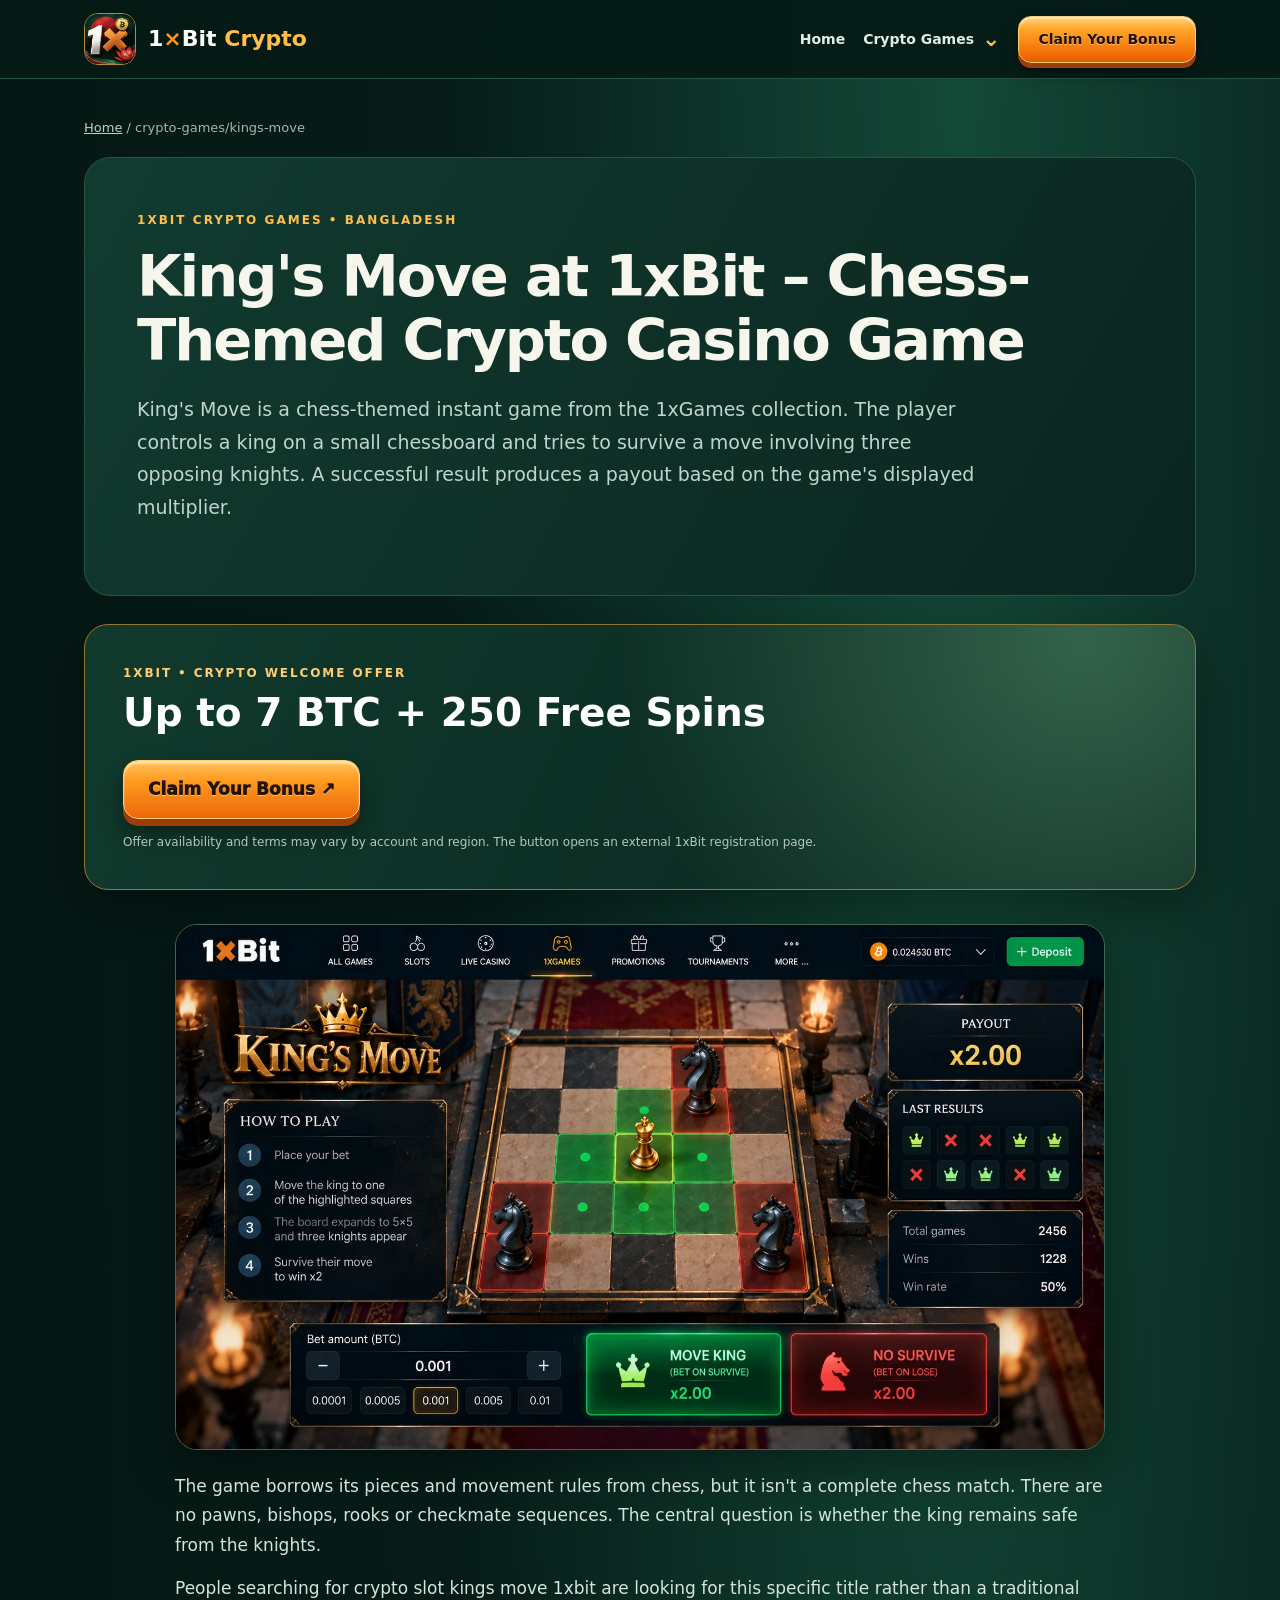
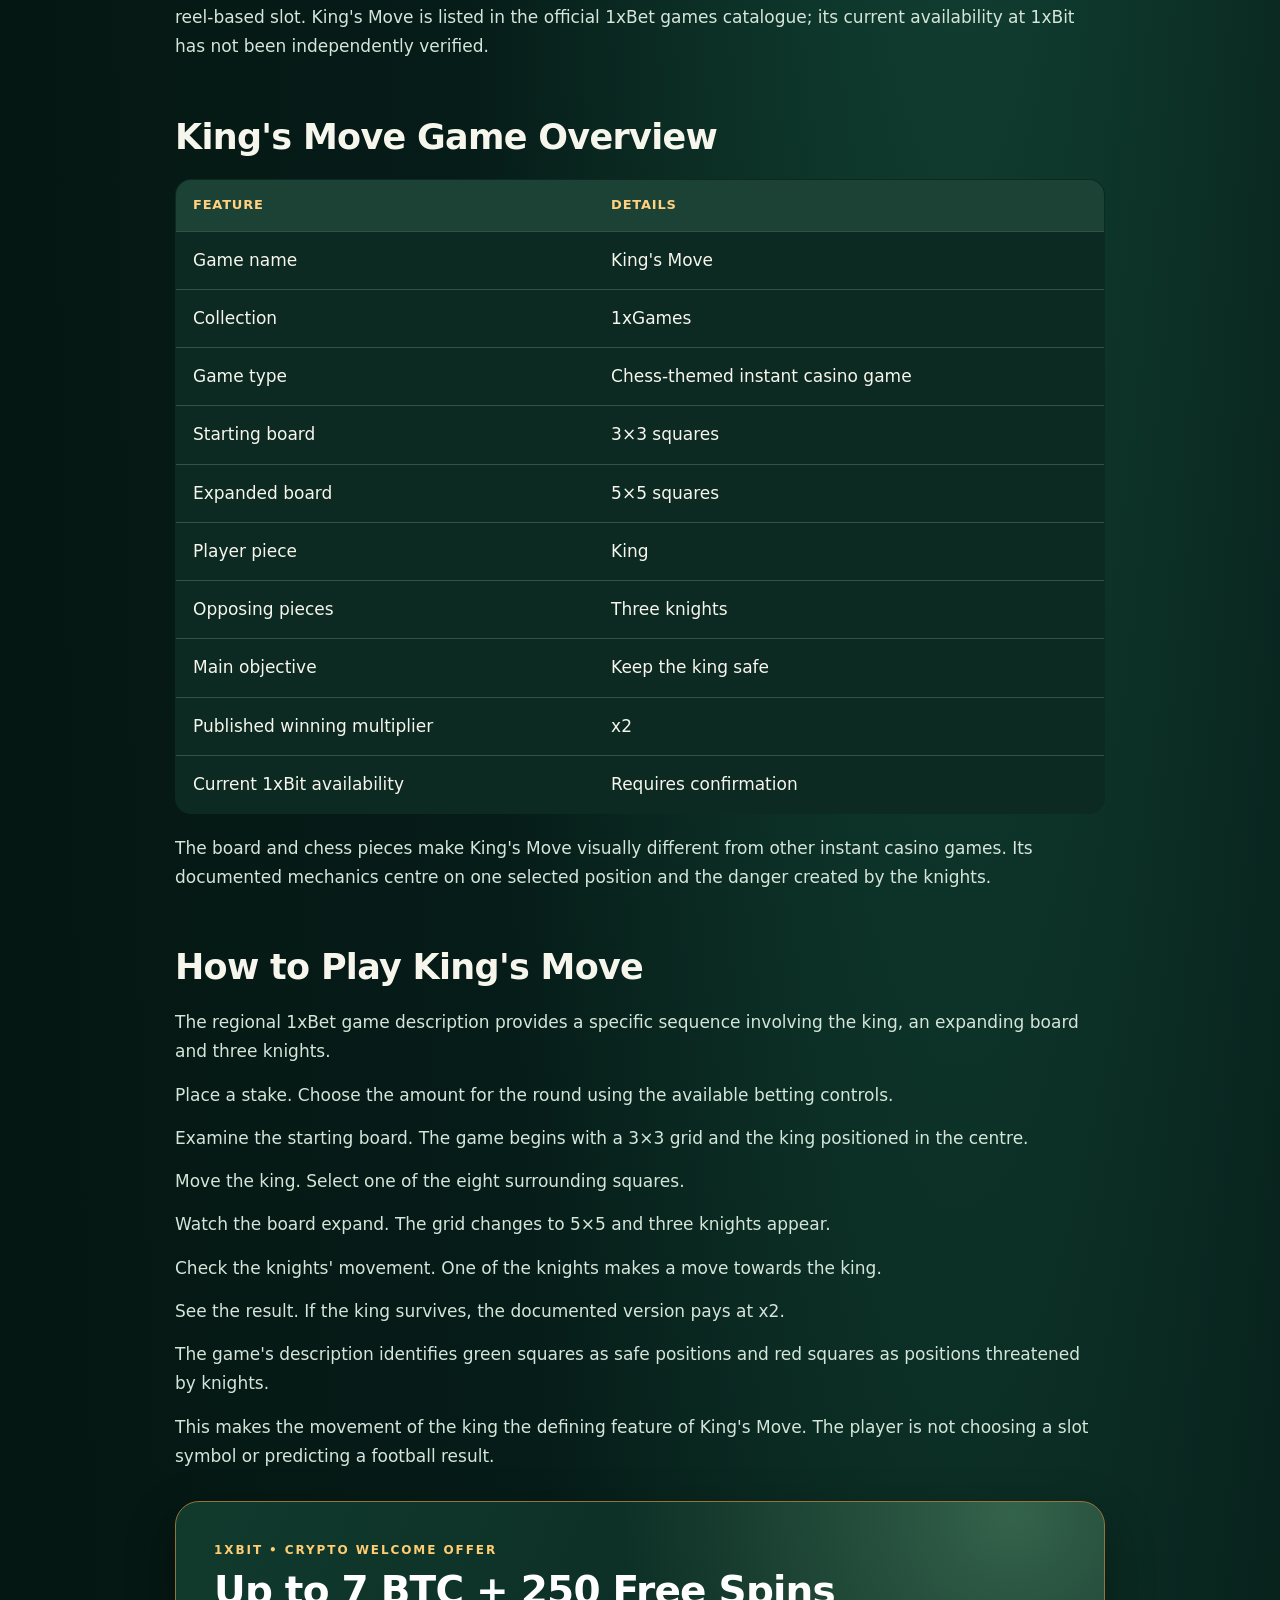
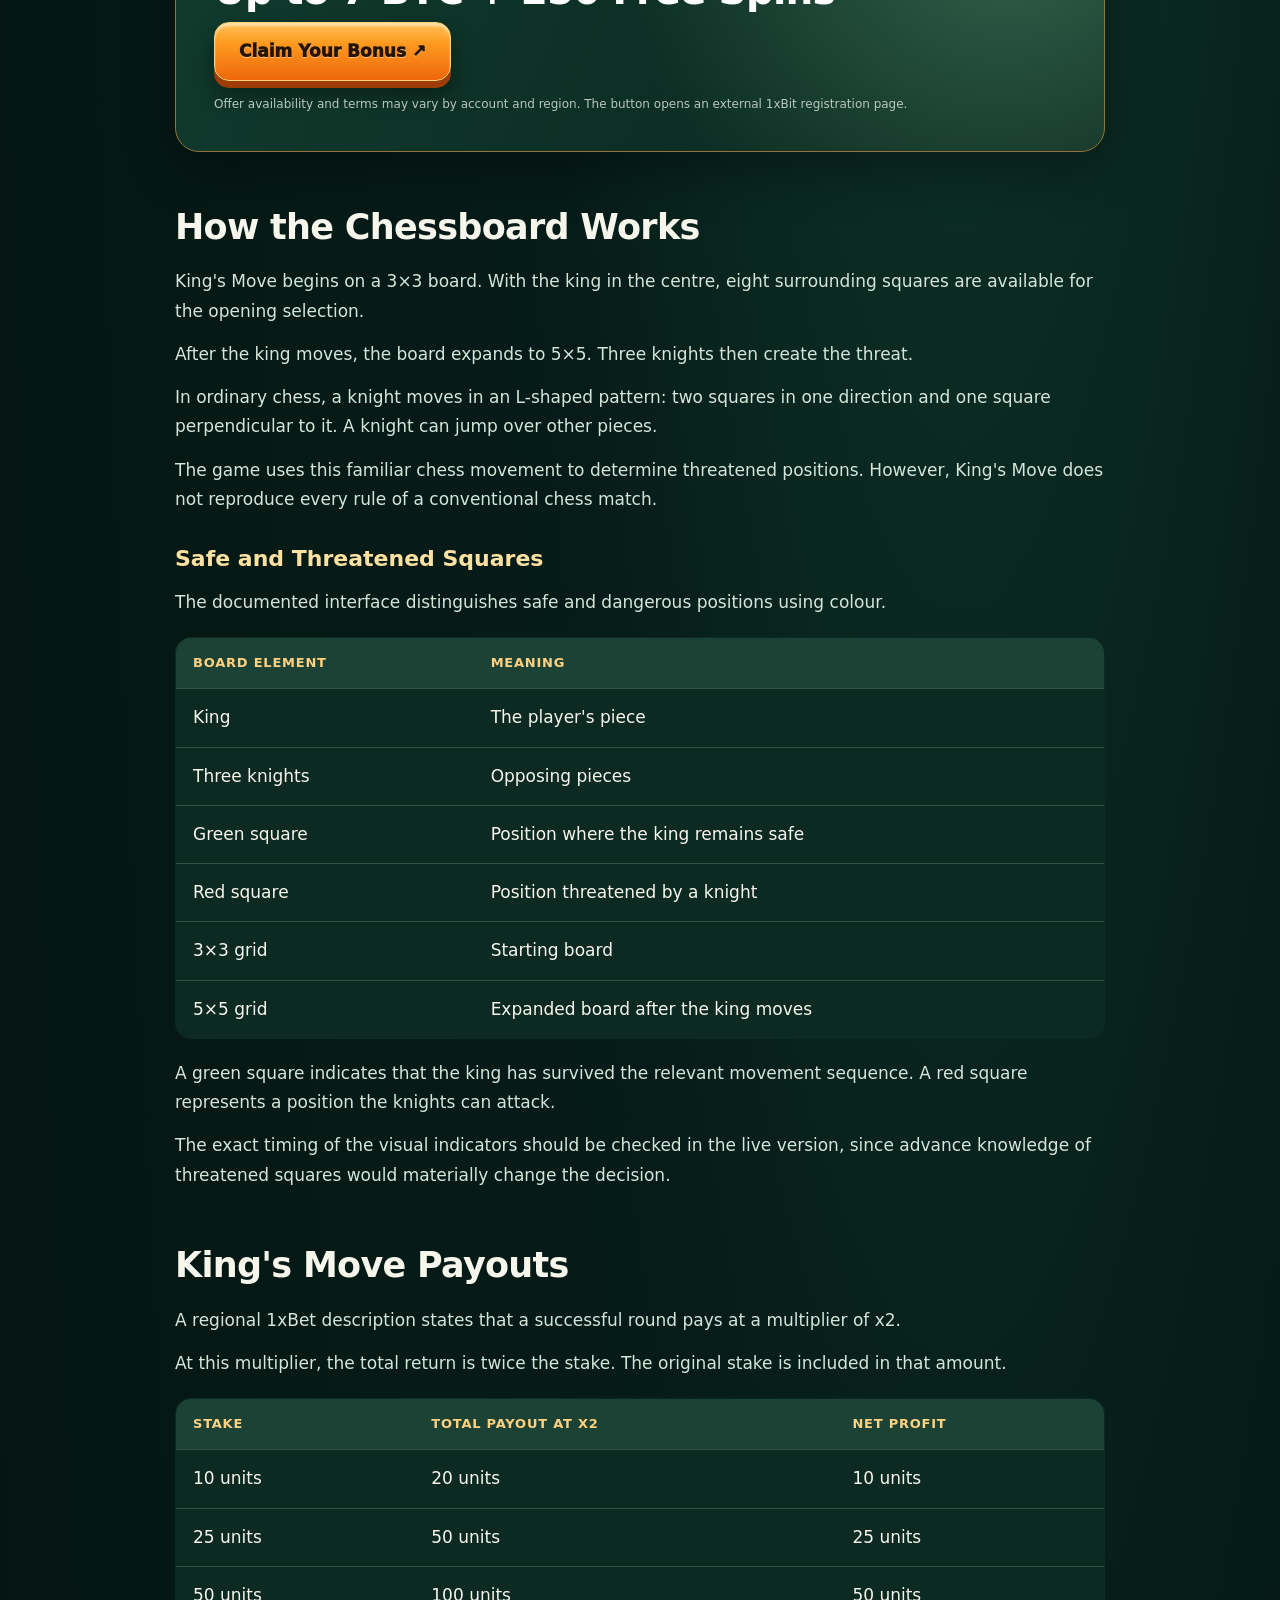
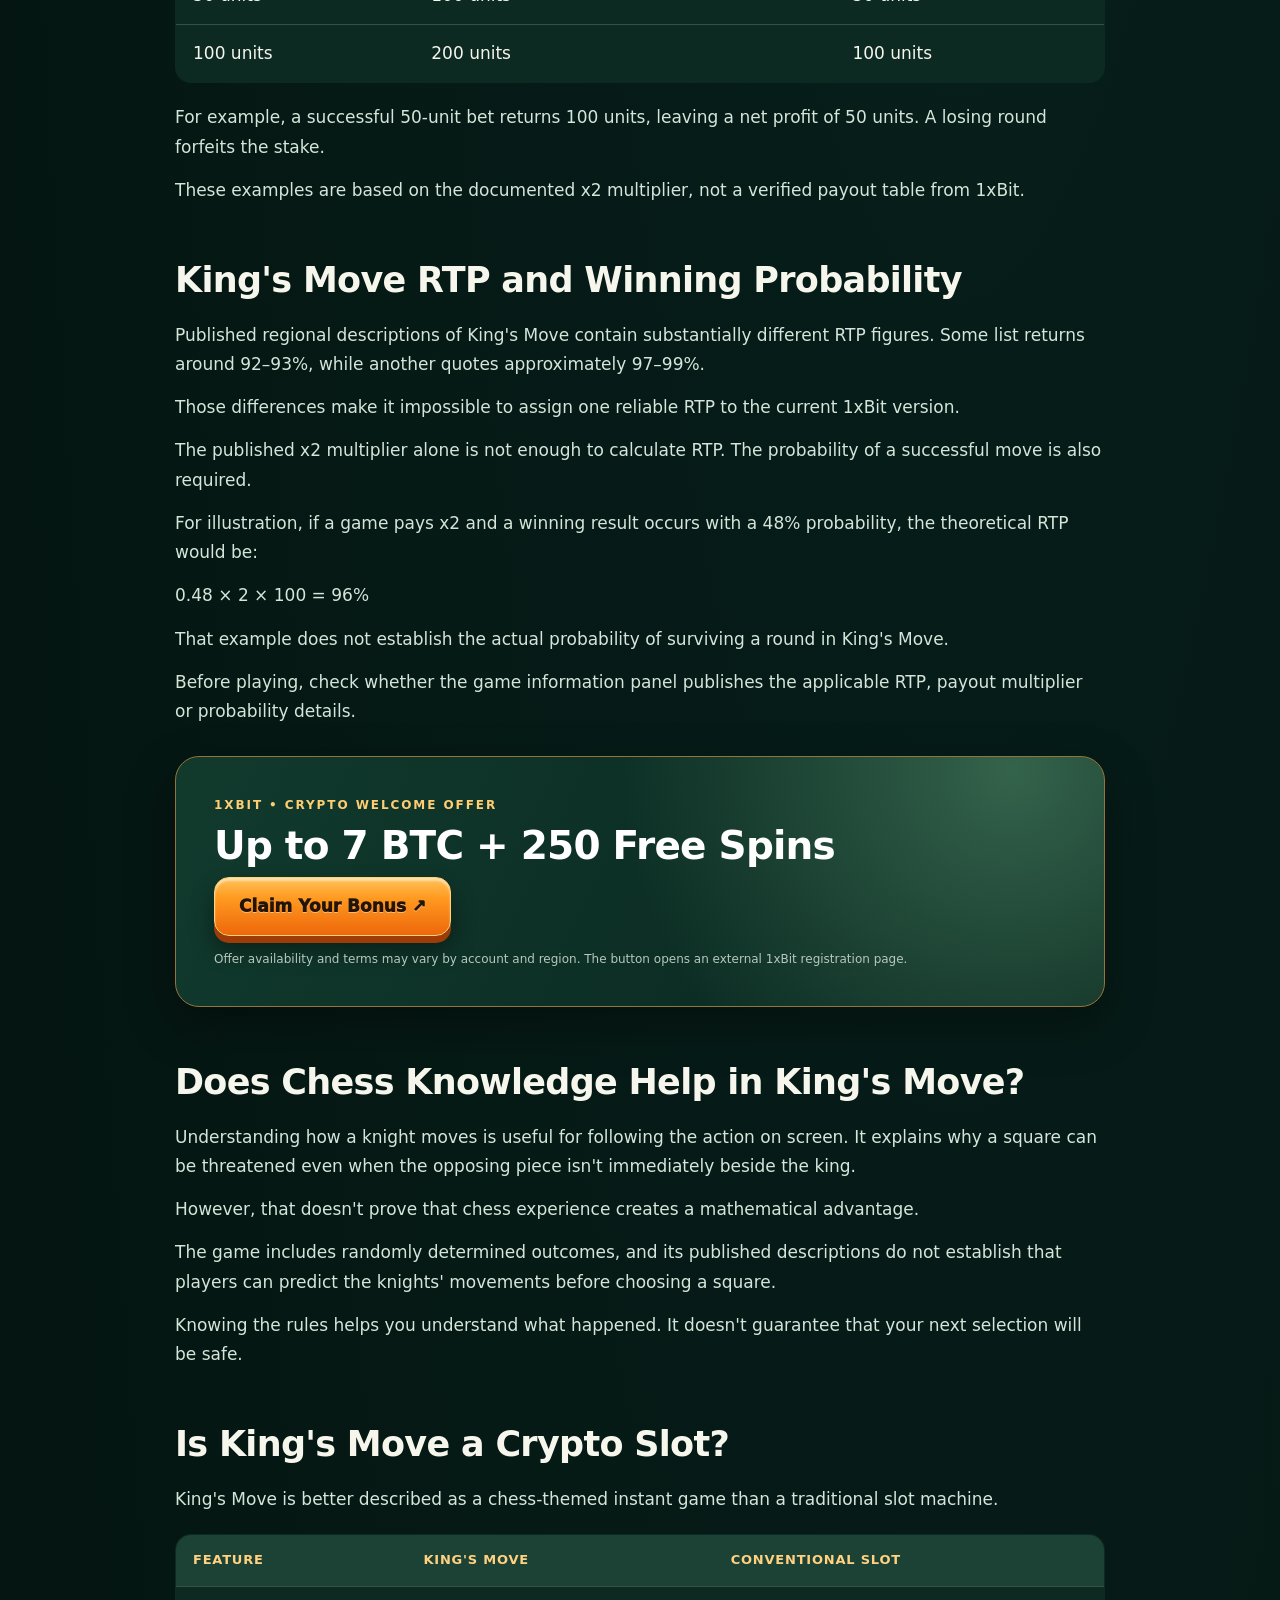
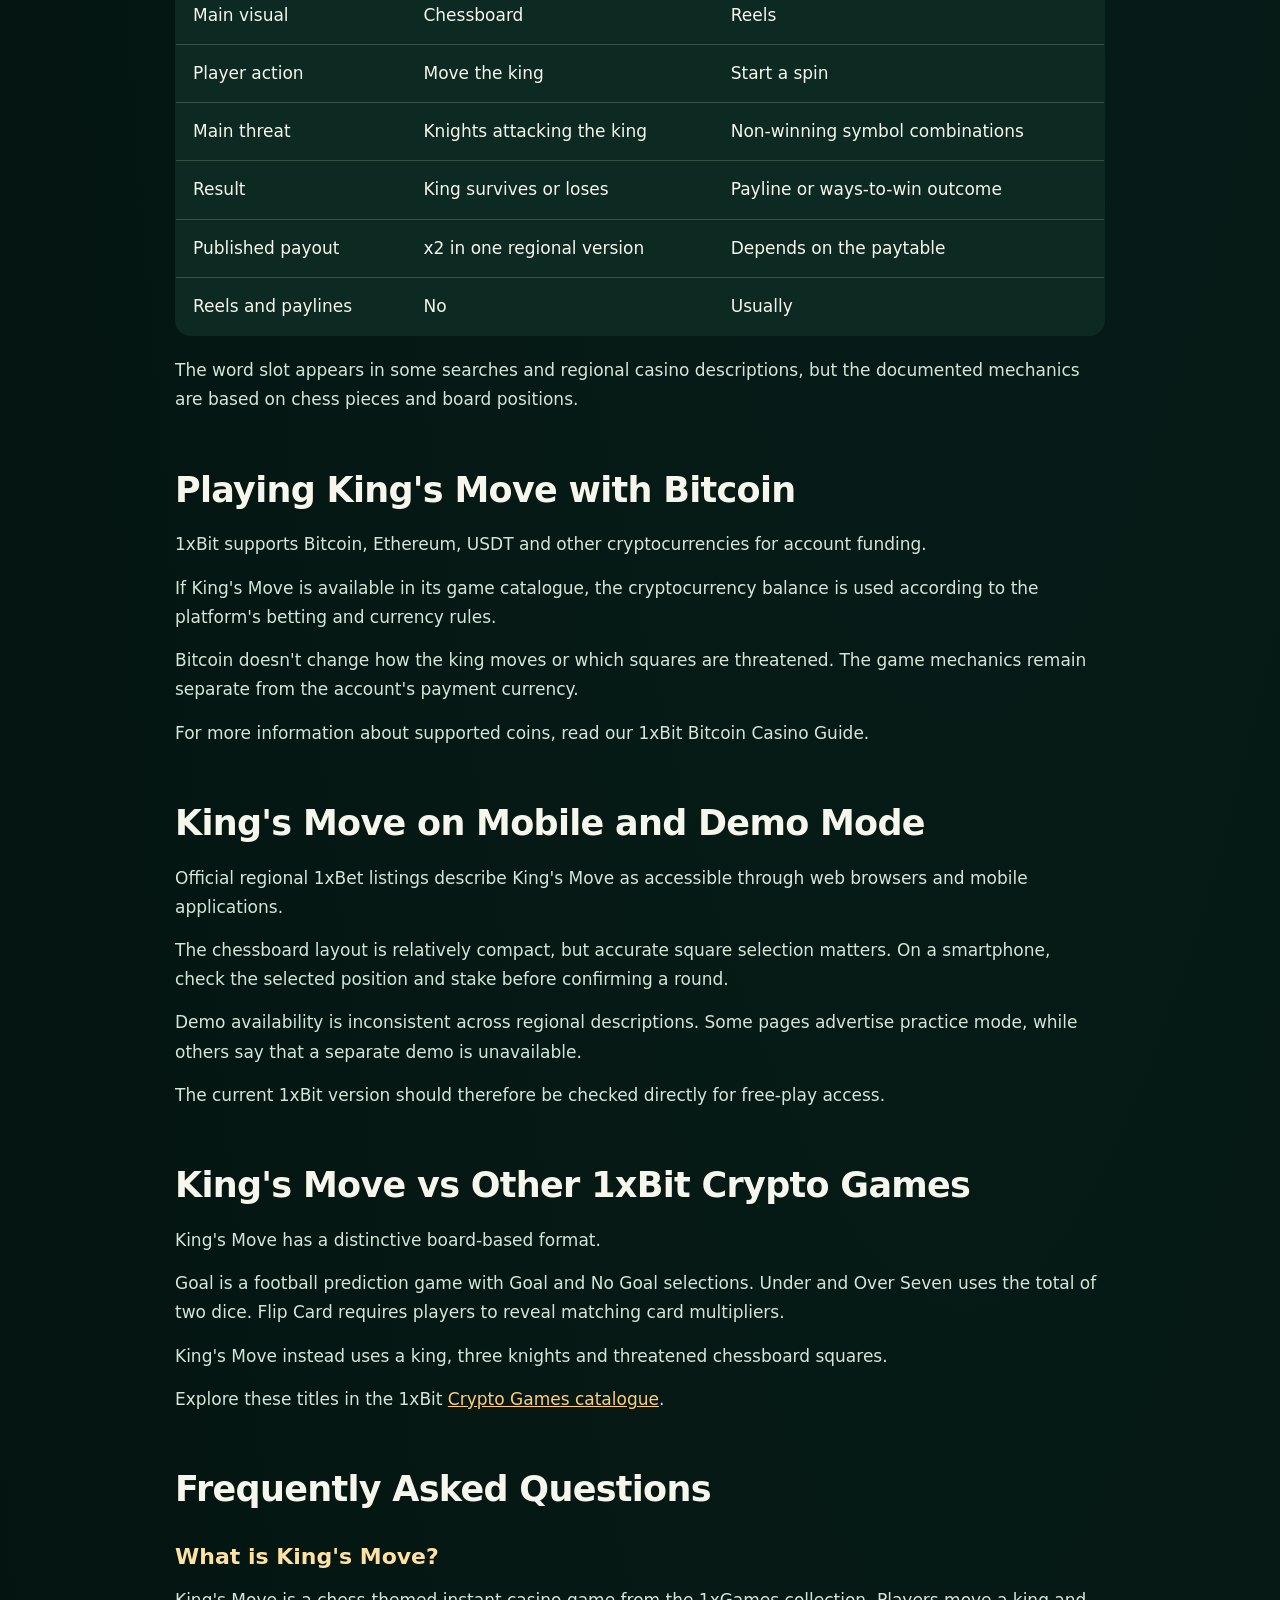
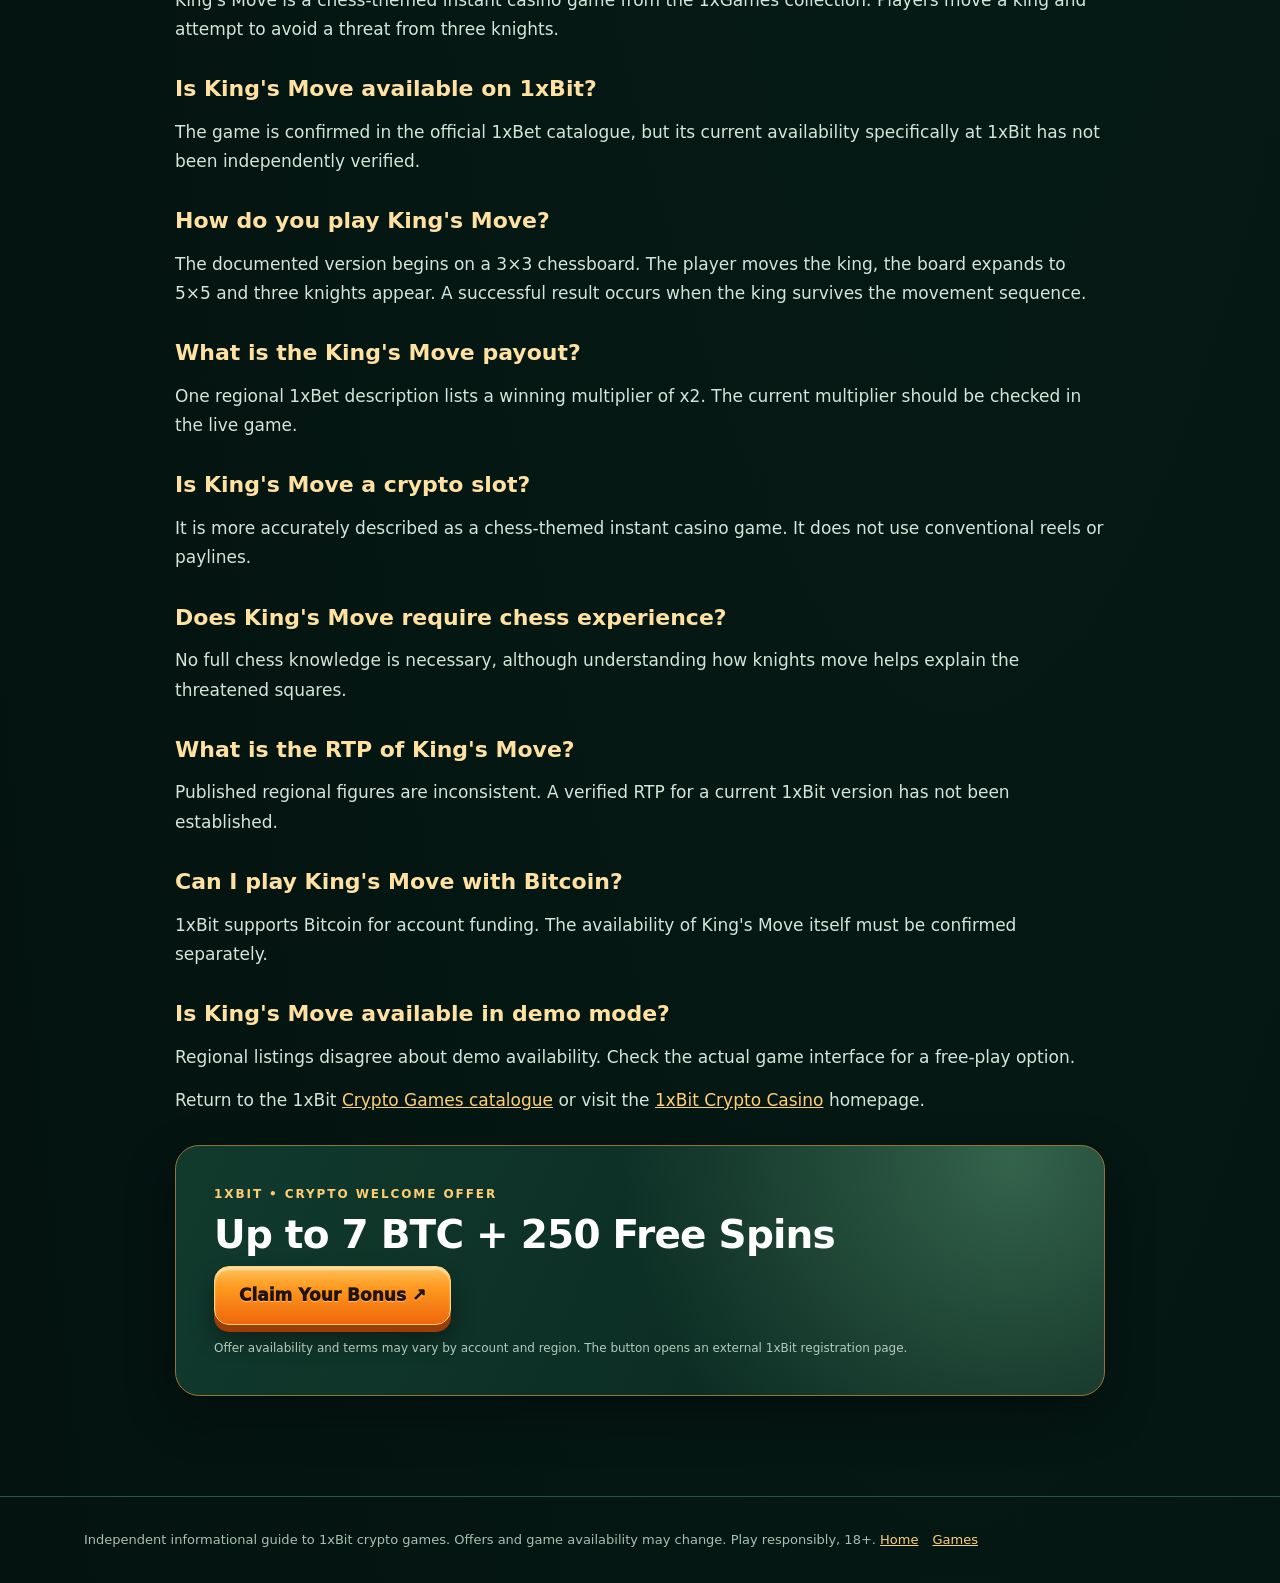
<file: crypto-games/kings-move/index.html>
<!DOCTYPE html>

<html lang="en"><head><meta charset="utf-8"/><meta content="width=device-width,initial-scale=1" name="viewport"/><title>King's Move 1xBit – Crypto Game Rules, Chess Board &amp; Payouts</title><meta content="Discover King's Move, the chess-themed casino game featuring a king, three knights and a growing board. Learn the rules, x2 payout and crypto gameplay at 1xBit." name="description"/><meta content="nzdRKTKTQSO_ztL6FSSttmMY0LrdCSlqZK5ED1bf4hI" name="google-site-verification"/><link href="https://1xbit-bangladesh.org/crypto-games/kings-move/" rel="canonical"/><link href="/favicon.png" rel="icon"/><meta content="website" property="og:type"/><meta content="King's Move 1xBit – Crypto Game Rules, Chess Board &amp; Payouts" property="og:title"/><meta content="Discover King's Move, the chess-themed casino game featuring a king, three knights and a growing board. Learn the rules, x2 payout and crypto gameplay at 1xBit." property="og:description"/><meta content="https://1xbit-bangladesh.org/crypto-games/kings-move/" property="og:url"/><meta content="https://1xbit-bangladesh.org/assets/logo.webp" property="og:image"/><link href="/assets/style.css" rel="stylesheet"/><script type="application/ld+json">{"@context": "https://schema.org", "@type": "WebPage", "name": "King's Move 1xBit – Crypto Game Rules, Chess Board & Payouts", "url": "https://1xbit-bangladesh.org/crypto-games/kings-move/", "description": "Discover King's Move, the chess-themed casino game featuring a king, three knights and a growing board. Learn the rules, x2 payout and crypto gameplay at 1xBit."}</script></head><body><header><div class="shell head"><a class="brand" href="/"><img alt="1xBit Bangladesh crypto casino logo with Bitcoin symbol and red lotus" src="/assets/logo.webp"/><span>1<span style="color:#ff971f">×</span>Bit <b>Crypto</b></span></a><button aria-label="Toggle navigation" class="menu">☰</button><nav><a href="/">Home</a><details class="games-dropdown"><summary><a href="/crypto-games/">Crypto Games</a><span aria-hidden="true" class="dropdown-chevron">⌄</span></summary><div class="games-dropdown-list"><a class="games-hub-link" href="/crypto-games/">All Crypto Games</a><a href="/crypto-games/triple-pocket-holdem-poker/">Triple Pocket Holdem Poker</a><a href="/crypto-games/cases/">Cases</a><a href="/crypto-games/under-and-over-seven/">Under and Over Seven</a><a href="/crypto-games/flip-card/">Flip Card</a><a href="/crypto-games/crystal/">Crystal</a><a href="/crypto-games/dice/">Dice</a><a href="/crypto-games/goal/">Goal</a><a href="/crypto-games/kings-move/">King’s Move</a><a href="/crypto-games/las-vegas/">Las Vegas</a></div></details><a class="nav-bonus" href="/go/" rel="nofollow sponsored">Claim Your Bonus</a></nav></div></header><main class="shell page"><div class="crumbs"><a href="/">Home</a> / crypto-games/kings-move</div><section class="intro"><div class="eyebrow">1xBit crypto games • Bangladesh</div><h1>King's Move at 1xBit – Chess-Themed Crypto Casino Game</h1><p>King's Move is a chess-themed instant game from the 1xGames collection. The player controls a king on a small chessboard and tries to survive a move involving three opposing knights. A successful result produces a payout based on the game's displayed multiplier.</p></section><aside class="cta hero-bonus"><div class="tag">1xBit • Crypto welcome offer</div><h2>Up to 7 BTC + 250 Free Spins</h2><a class="btn" href="/go/" rel="nofollow sponsored">Claim Your Bonus ↗</a><small>Offer availability and terms may vary by account and region. The button opens an external 1xBit registration page.</small></aside><article class="content"><a aria-label="Open 1xBit registration and view current bonus terms" class="hero-image" href="/go/" rel="nofollow sponsored"><img alt="1xBit crypto casino game interface and gameplay artwork" loading="lazy" src="/assets/image8.webp"/></a><p>The game borrows its pieces and movement rules from chess, but it isn't a complete chess match. There are no pawns, bishops, rooks or checkmate sequences. The central question is whether the king remains safe from the knights.</p><p>People searching for crypto slot kings move 1xbit are looking for this specific title rather than a traditional reel-based slot. King's Move is listed in the official 1xBet games catalogue; its current availability at 1xBit has not been independently verified.</p><h2>King's Move Game Overview</h2><table class="desktop-table"><thead><tr><th>Feature</th><th>Details</th></tr></thead><tbody><tr><td>Game name</td><td>King's Move</td></tr><tr><td>Collection</td><td>1xGames</td></tr><tr><td>Game type</td><td>Chess-themed instant casino game</td></tr><tr><td>Starting board</td><td>3×3 squares</td></tr><tr><td>Expanded board</td><td>5×5 squares</td></tr><tr><td>Player piece</td><td>King</td></tr><tr><td>Opposing pieces</td><td>Three knights</td></tr><tr><td>Main objective</td><td>Keep the king safe</td></tr><tr><td>Published winning multiplier</td><td>x2</td></tr><tr><td>Current 1xBit availability</td><td>Requires confirmation</td></tr></tbody></table><div class="mobile-cards"><div class="mobile-record"><div class="record-title">Game name</div><dl><div><dt>Details</dt><dd>King's Move</dd></div></dl></div><div class="mobile-record"><div class="record-title">Collection</div><dl><div><dt>Details</dt><dd>1xGames</dd></div></dl></div><div class="mobile-record"><div class="record-title">Game type</div><dl><div><dt>Details</dt><dd>Chess-themed instant casino game</dd></div></dl></div><div class="mobile-record"><div class="record-title">Starting board</div><dl><div><dt>Details</dt><dd>3×3 squares</dd></div></dl></div><div class="mobile-record"><div class="record-title">Expanded board</div><dl><div><dt>Details</dt><dd>5×5 squares</dd></div></dl></div><div class="mobile-record"><div class="record-title">Player piece</div><dl><div><dt>Details</dt><dd>King</dd></div></dl></div><div class="mobile-record"><div class="record-title">Opposing pieces</div><dl><div><dt>Details</dt><dd>Three knights</dd></div></dl></div><div class="mobile-record"><div class="record-title">Main objective</div><dl><div><dt>Details</dt><dd>Keep the king safe</dd></div></dl></div><div class="mobile-record"><div class="record-title">Published winning multiplier</div><dl><div><dt>Details</dt><dd>x2</dd></div></dl></div><div class="mobile-record"><div class="record-title">Current 1xBit availability</div><dl><div><dt>Details</dt><dd>Requires confirmation</dd></div></dl></div></div><p>The board and chess pieces make King's Move visually different from other instant casino games. Its documented mechanics centre on one selected position and the danger created by the knights.</p><h2>How to Play King's Move</h2><p>The regional 1xBet game description provides a specific sequence involving the king, an expanding board and three knights.</p><p>Place a stake. Choose the amount for the round using the available betting controls.</p><p>Examine the starting board. The game begins with a 3×3 grid and the king positioned in the centre.</p><p>Move the king. Select one of the eight surrounding squares.</p><p>Watch the board expand. The grid changes to 5×5 and three knights appear.</p><p>Check the knights' movement. One of the knights makes a move towards the king.</p><p>See the result. If the king survives, the documented version pays at x2.</p><p>The game's description identifies green squares as safe positions and red squares as positions threatened by knights.</p><p>This makes the movement of the king the defining feature of King's Move. The player is not choosing a slot symbol or predicting a football result.</p><aside class="cta"><div class="tag">1xBit • Crypto welcome offer</div><h2>Up to 7 BTC + 250 Free Spins</h2><a class="btn" href="/go/" rel="nofollow sponsored">Claim Your Bonus ↗</a><small>Offer availability and terms may vary by account and region. The button opens an external 1xBit registration page.</small></aside><h2>How the Chessboard Works</h2><p>King's Move begins on a 3×3 board. With the king in the centre, eight surrounding squares are available for the opening selection.</p><p>After the king moves, the board expands to 5×5. Three knights then create the threat.</p><p>In ordinary chess, a knight moves in an L-shaped pattern: two squares in one direction and one square perpendicular to it. A knight can jump over other pieces.</p><p>The game uses this familiar chess movement to determine threatened positions. However, King's Move does not reproduce every rule of a conventional chess match.</p><h3>Safe and Threatened Squares</h3><p>The documented interface distinguishes safe and dangerous positions using colour.</p><table class="desktop-table"><thead><tr><th>Board element</th><th>Meaning</th></tr></thead><tbody><tr><td>King</td><td>The player's piece</td></tr><tr><td>Three knights</td><td>Opposing pieces</td></tr><tr><td>Green square</td><td>Position where the king remains safe</td></tr><tr><td>Red square</td><td>Position threatened by a knight</td></tr><tr><td>3×3 grid</td><td>Starting board</td></tr><tr><td>5×5 grid</td><td>Expanded board after the king moves</td></tr></tbody></table><div class="mobile-cards"><div class="mobile-record"><div class="record-title">King</div><dl><div><dt>Meaning</dt><dd>The player's piece</dd></div></dl></div><div class="mobile-record"><div class="record-title">Three knights</div><dl><div><dt>Meaning</dt><dd>Opposing pieces</dd></div></dl></div><div class="mobile-record"><div class="record-title">Green square</div><dl><div><dt>Meaning</dt><dd>Position where the king remains safe</dd></div></dl></div><div class="mobile-record"><div class="record-title">Red square</div><dl><div><dt>Meaning</dt><dd>Position threatened by a knight</dd></div></dl></div><div class="mobile-record"><div class="record-title">3×3 grid</div><dl><div><dt>Meaning</dt><dd>Starting board</dd></div></dl></div><div class="mobile-record"><div class="record-title">5×5 grid</div><dl><div><dt>Meaning</dt><dd>Expanded board after the king moves</dd></div></dl></div></div><p>A green square indicates that the king has survived the relevant movement sequence. A red square represents a position the knights can attack.</p><p>The exact timing of the visual indicators should be checked in the live version, since advance knowledge of threatened squares would materially change the decision.</p><h2>King's Move Payouts</h2><p>A regional 1xBet description states that a successful round pays at a multiplier of x2.</p><p>At this multiplier, the total return is twice the stake. The original stake is included in that amount.</p><table class="desktop-table"><thead><tr><th>Stake</th><th>Total payout at x2</th><th>Net profit</th></tr></thead><tbody><tr><td>10 units</td><td>20 units</td><td>10 units</td></tr><tr><td>25 units</td><td>50 units</td><td>25 units</td></tr><tr><td>50 units</td><td>100 units</td><td>50 units</td></tr><tr><td>100 units</td><td>200 units</td><td>100 units</td></tr></tbody></table><div class="mobile-cards"><div class="mobile-record"><div class="record-title">10 units</div><dl><div><dt>Total payout at x2</dt><dd>20 units</dd></div><div><dt>Net profit</dt><dd>10 units</dd></div></dl></div><div class="mobile-record"><div class="record-title">25 units</div><dl><div><dt>Total payout at x2</dt><dd>50 units</dd></div><div><dt>Net profit</dt><dd>25 units</dd></div></dl></div><div class="mobile-record"><div class="record-title">50 units</div><dl><div><dt>Total payout at x2</dt><dd>100 units</dd></div><div><dt>Net profit</dt><dd>50 units</dd></div></dl></div><div class="mobile-record"><div class="record-title">100 units</div><dl><div><dt>Total payout at x2</dt><dd>200 units</dd></div><div><dt>Net profit</dt><dd>100 units</dd></div></dl></div></div><p>For example, a successful 50-unit bet returns 100 units, leaving a net profit of 50 units. A losing round forfeits the stake.</p><p>These examples are based on the documented x2 multiplier, not a verified payout table from 1xBit.</p><h2>King's Move RTP and Winning Probability</h2><p>Published regional descriptions of King's Move contain substantially different RTP figures. Some list returns around 92–93%, while another quotes approximately 97–99%.</p><p>Those differences make it impossible to assign one reliable RTP to the current 1xBit version.</p><p>The published x2 multiplier alone is not enough to calculate RTP. The probability of a successful move is also required.</p><p>For illustration, if a game pays x2 and a winning result occurs with a 48% probability, the theoretical RTP would be:</p><p>0.48 × 2 × 100 = 96%</p><p>That example does not establish the actual probability of surviving a round in King's Move.</p><p>Before playing, check whether the game information panel publishes the applicable RTP, payout multiplier or probability details.</p><aside class="cta"><div class="tag">1xBit • Crypto welcome offer</div><h2>Up to 7 BTC + 250 Free Spins</h2><a class="btn" href="/go/" rel="nofollow sponsored">Claim Your Bonus ↗</a><small>Offer availability and terms may vary by account and region. The button opens an external 1xBit registration page.</small></aside><h2>Does Chess Knowledge Help in King's Move?</h2><p>Understanding how a knight moves is useful for following the action on screen. It explains why a square can be threatened even when the opposing piece isn't immediately beside the king.</p><p>However, that doesn't prove that chess experience creates a mathematical advantage.</p><p>The game includes randomly determined outcomes, and its published descriptions do not establish that players can predict the knights' movements before choosing a square.</p><p>Knowing the rules helps you understand what happened. It doesn't guarantee that your next selection will be safe.</p><h2>Is King's Move a Crypto Slot?</h2><p>King's Move is better described as a chess-themed instant game than a traditional slot machine.</p><table class="desktop-table"><thead><tr><th>Feature</th><th>King's Move</th><th>Conventional Slot</th></tr></thead><tbody><tr><td>Main visual</td><td>Chessboard</td><td>Reels</td></tr><tr><td>Player action</td><td>Move the king</td><td>Start a spin</td></tr><tr><td>Main threat</td><td>Knights attacking the king</td><td>Non-winning symbol combinations</td></tr><tr><td>Result</td><td>King survives or loses</td><td>Payline or ways-to-win outcome</td></tr><tr><td>Published payout</td><td>x2 in one regional version</td><td>Depends on the paytable</td></tr><tr><td>Reels and paylines</td><td>No</td><td>Usually</td></tr></tbody></table><div class="mobile-cards"><div class="mobile-record"><div class="record-title">Main visual</div><dl><div><dt>King's Move</dt><dd>Chessboard</dd></div><div><dt>Conventional Slot</dt><dd>Reels</dd></div></dl></div><div class="mobile-record"><div class="record-title">Player action</div><dl><div><dt>King's Move</dt><dd>Move the king</dd></div><div><dt>Conventional Slot</dt><dd>Start a spin</dd></div></dl></div><div class="mobile-record"><div class="record-title">Main threat</div><dl><div><dt>King's Move</dt><dd>Knights attacking the king</dd></div><div><dt>Conventional Slot</dt><dd>Non-winning symbol combinations</dd></div></dl></div><div class="mobile-record"><div class="record-title">Result</div><dl><div><dt>King's Move</dt><dd>King survives or loses</dd></div><div><dt>Conventional Slot</dt><dd>Payline or ways-to-win outcome</dd></div></dl></div><div class="mobile-record"><div class="record-title">Published payout</div><dl><div><dt>King's Move</dt><dd>x2 in one regional version</dd></div><div><dt>Conventional Slot</dt><dd>Depends on the paytable</dd></div></dl></div><div class="mobile-record"><div class="record-title">Reels and paylines</div><dl><div><dt>King's Move</dt><dd>No</dd></div><div><dt>Conventional Slot</dt><dd>Usually</dd></div></dl></div></div><p>The word slot appears in some searches and regional casino descriptions, but the documented mechanics are based on chess pieces and board positions.</p><h2>Playing King's Move with Bitcoin</h2><p>1xBit supports Bitcoin, Ethereum, USDT and other cryptocurrencies for account funding.</p><p>If King's Move is available in its game catalogue, the cryptocurrency balance is used according to the platform's betting and currency rules.</p><p>Bitcoin doesn't change how the king moves or which squares are threatened. The game mechanics remain separate from the account's payment currency.</p><p>For more information about supported coins, read our 1xBit Bitcoin Casino Guide.</p><h2>King's Move on Mobile and Demo Mode</h2><p>Official regional 1xBet listings describe King's Move as accessible through web browsers and mobile applications.</p><p>The chessboard layout is relatively compact, but accurate square selection matters. On a smartphone, check the selected position and stake before confirming a round.</p><p>Demo availability is inconsistent across regional descriptions. Some pages advertise practice mode, while others say that a separate demo is unavailable.</p><p>The current 1xBit version should therefore be checked directly for free-play access.</p><h2>King's Move vs Other 1xBit Crypto Games</h2><p>King's Move has a distinctive board-based format.</p><p>Goal is a football prediction game with Goal and No Goal selections. Under and Over Seven uses the total of two dice. Flip Card requires players to reveal matching card multipliers.</p><p>King's Move instead uses a king, three knights and threatened chessboard squares.</p><p>Explore these titles in the 1xBit <a href="/crypto-games/">Crypto Games catalogue</a>.</p><h2>Frequently Asked Questions</h2><h3>What is King's Move?</h3><p>King's Move is a chess-themed instant casino game from the 1xGames collection. Players move a king and attempt to avoid a threat from three knights.</p><h3>Is King's Move available on 1xBit?</h3><p>The game is confirmed in the official 1xBet catalogue, but its current availability specifically at 1xBit has not been independently verified.</p><h3>How do you play King's Move?</h3><p>The documented version begins on a 3×3 chessboard. The player moves the king, the board expands to 5×5 and three knights appear. A successful result occurs when the king survives the movement sequence.</p><h3>What is the King's Move payout?</h3><p>One regional 1xBet description lists a winning multiplier of x2. The current multiplier should be checked in the live game.</p><h3>Is King's Move a crypto slot?</h3><p>It is more accurately described as a chess-themed instant casino game. It does not use conventional reels or paylines.</p><h3>Does King's Move require chess experience?</h3><p>No full chess knowledge is necessary, although understanding how knights move helps explain the threatened squares.</p><h3>What is the RTP of King's Move?</h3><p>Published regional figures are inconsistent. A verified RTP for a current 1xBit version has not been established.</p><h3>Can I play King's Move with Bitcoin?</h3><p>1xBit supports Bitcoin for account funding. The availability of King's Move itself must be confirmed separately.</p><h3>Is King's Move available in demo mode?</h3><p>Regional listings disagree about demo availability. Check the actual game interface for a free-play option.</p><p>Return to the 1xBit <a href="/crypto-games/">Crypto Games catalogue</a> or visit the <a href="/">1xBit Crypto Casino</a> homepage.</p><aside class="cta"><div class="tag">1xBit • Crypto welcome offer</div><h2>Up to 7 BTC + 250 Free Spins</h2><a class="btn" href="/go/" rel="nofollow sponsored">Claim Your Bonus ↗</a><small>Offer availability and terms may vary by account and region. The button opens an external 1xBit registration page.</small></aside></article></main><footer><div class="shell">Independent informational guide to 1xBit crypto games. Offers and game availability may change. Play responsibly, 18+. <a href="/">Home</a><a href="/crypto-games/">Games</a></div></footer><script defer="" src="/assets/site.js"></script></body></html>
</file>
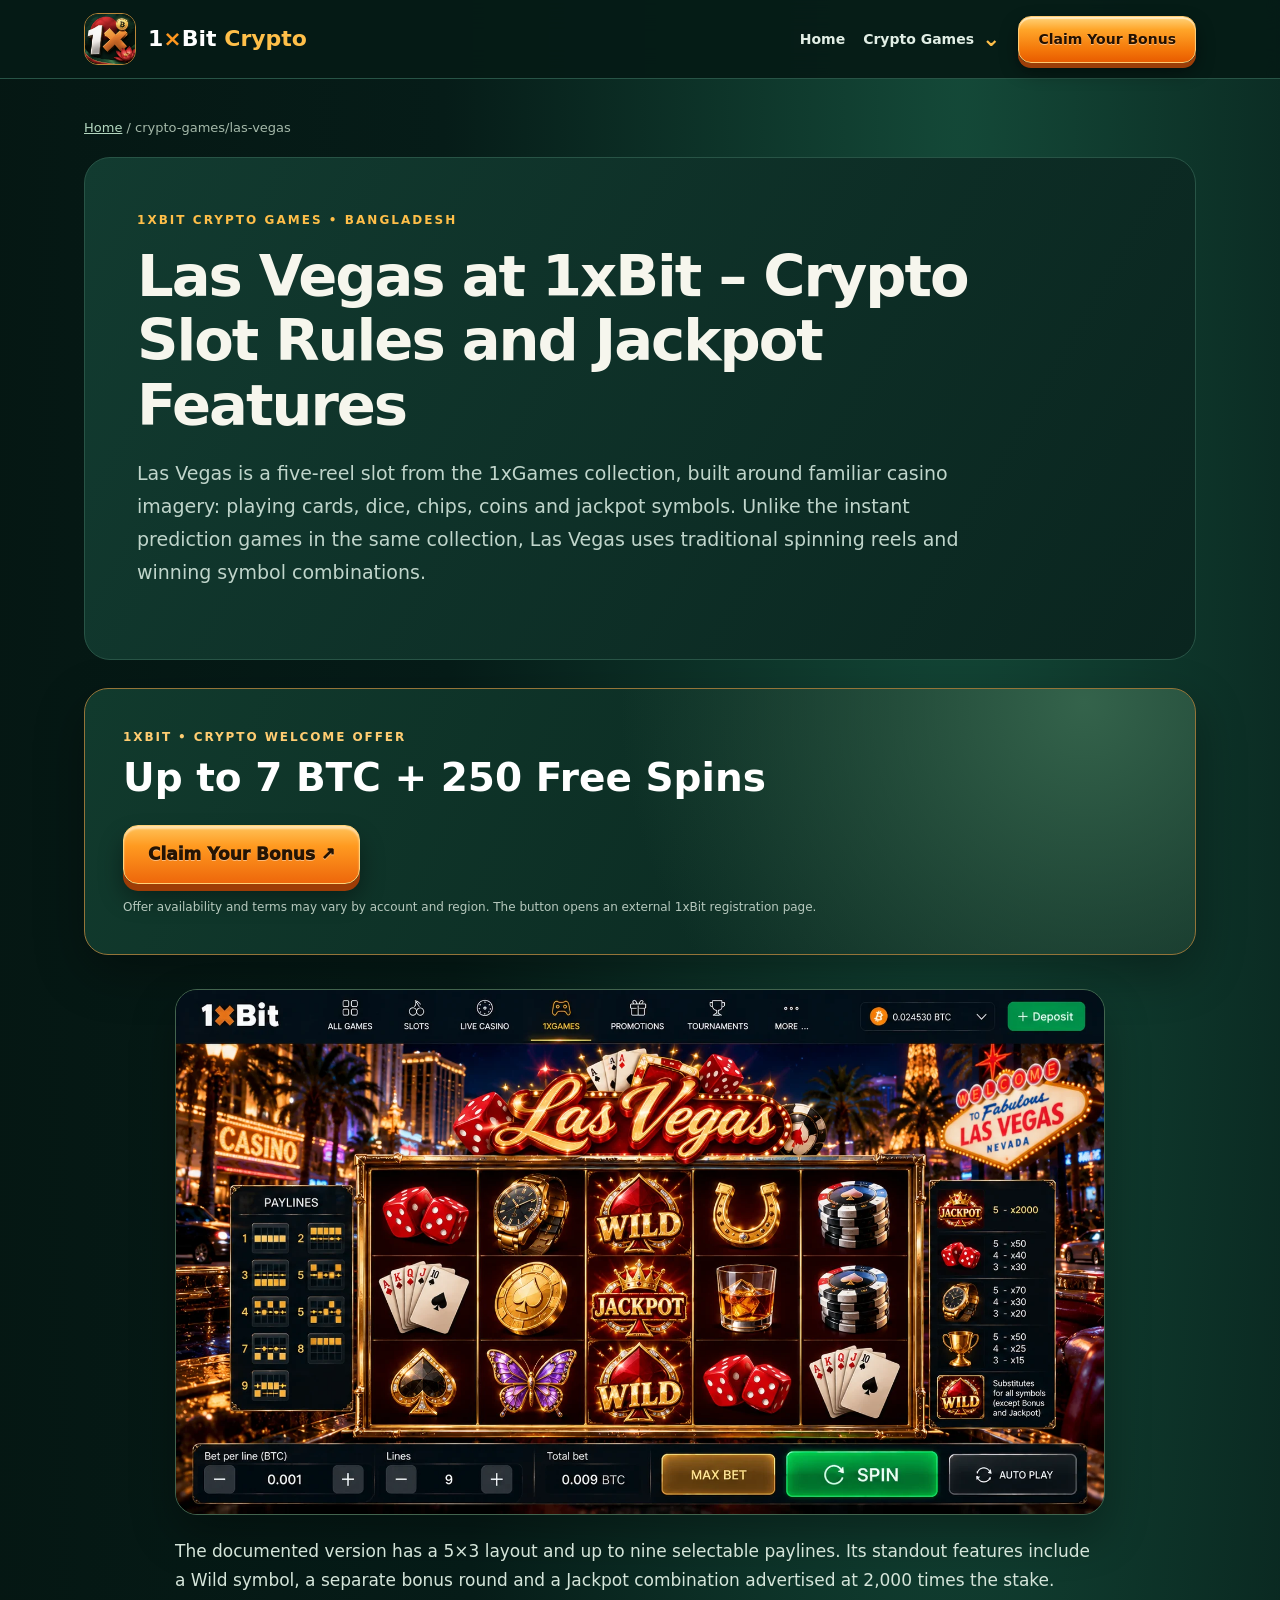
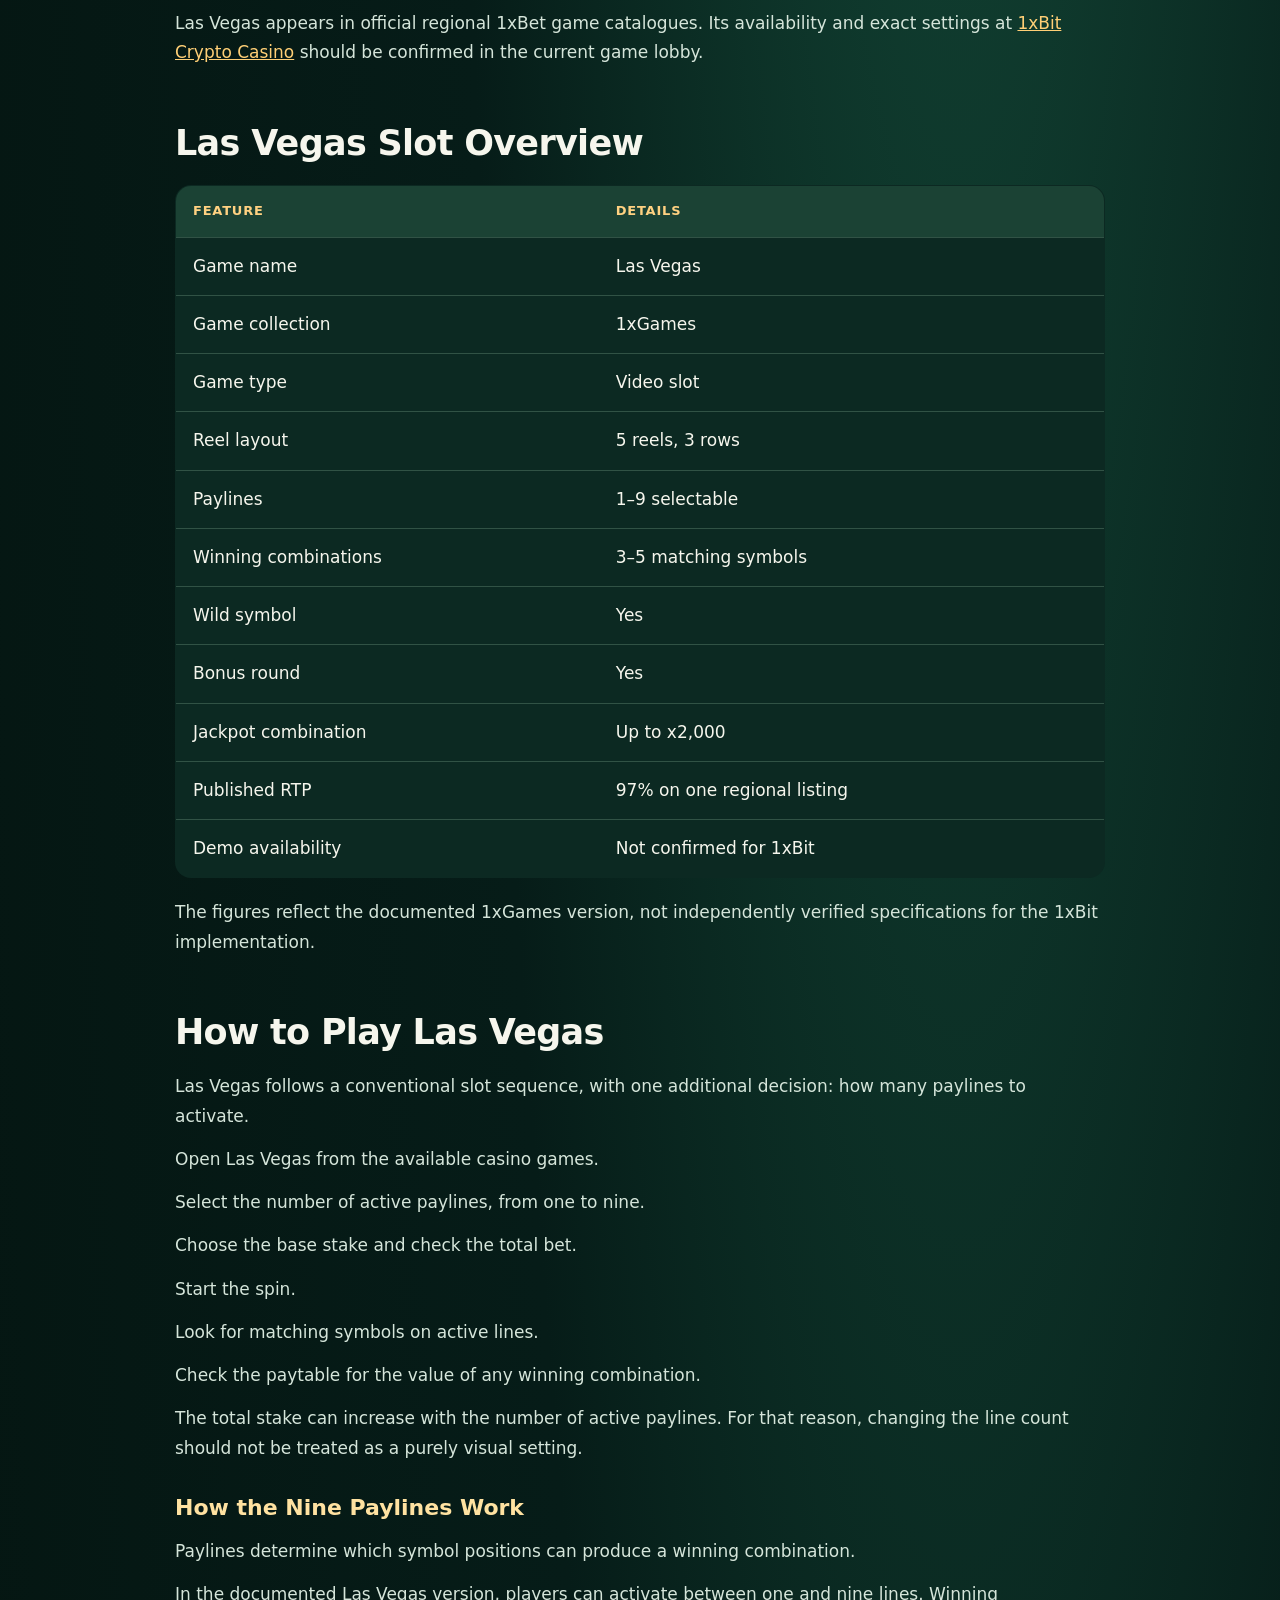
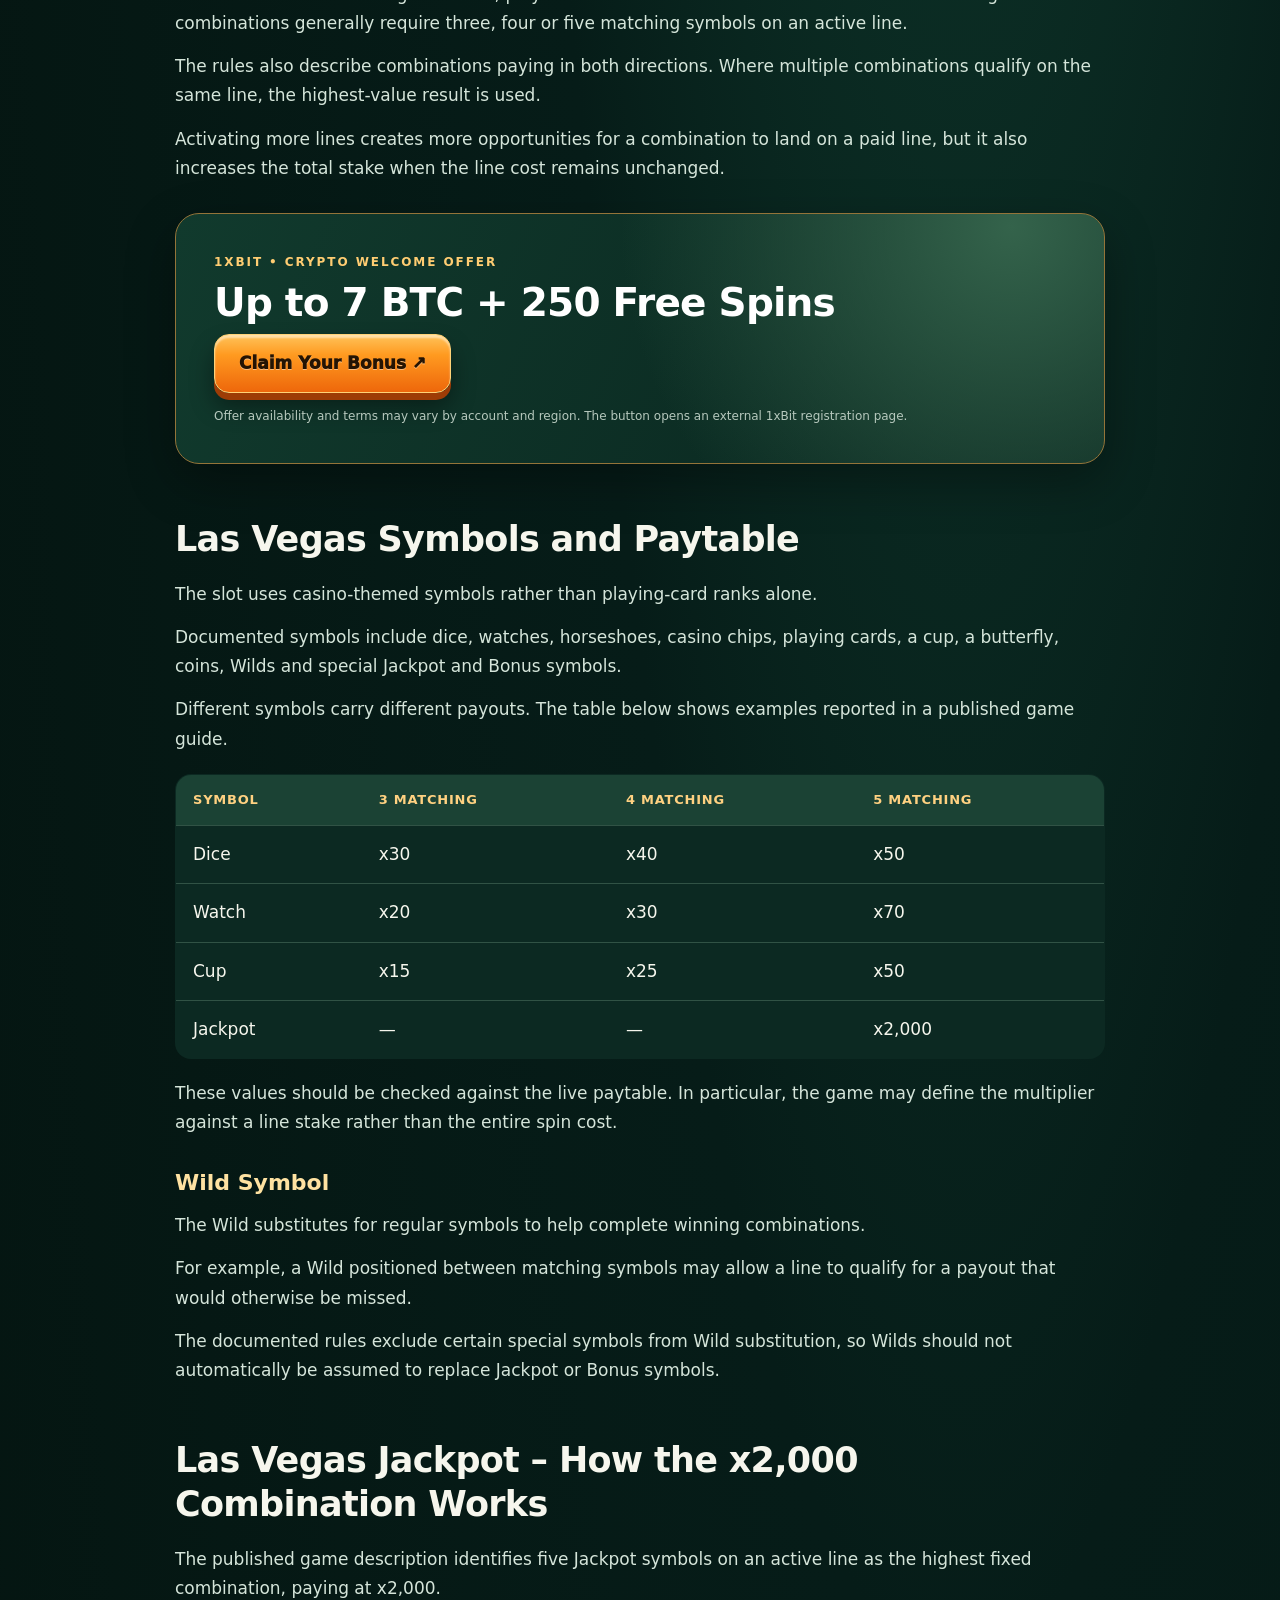
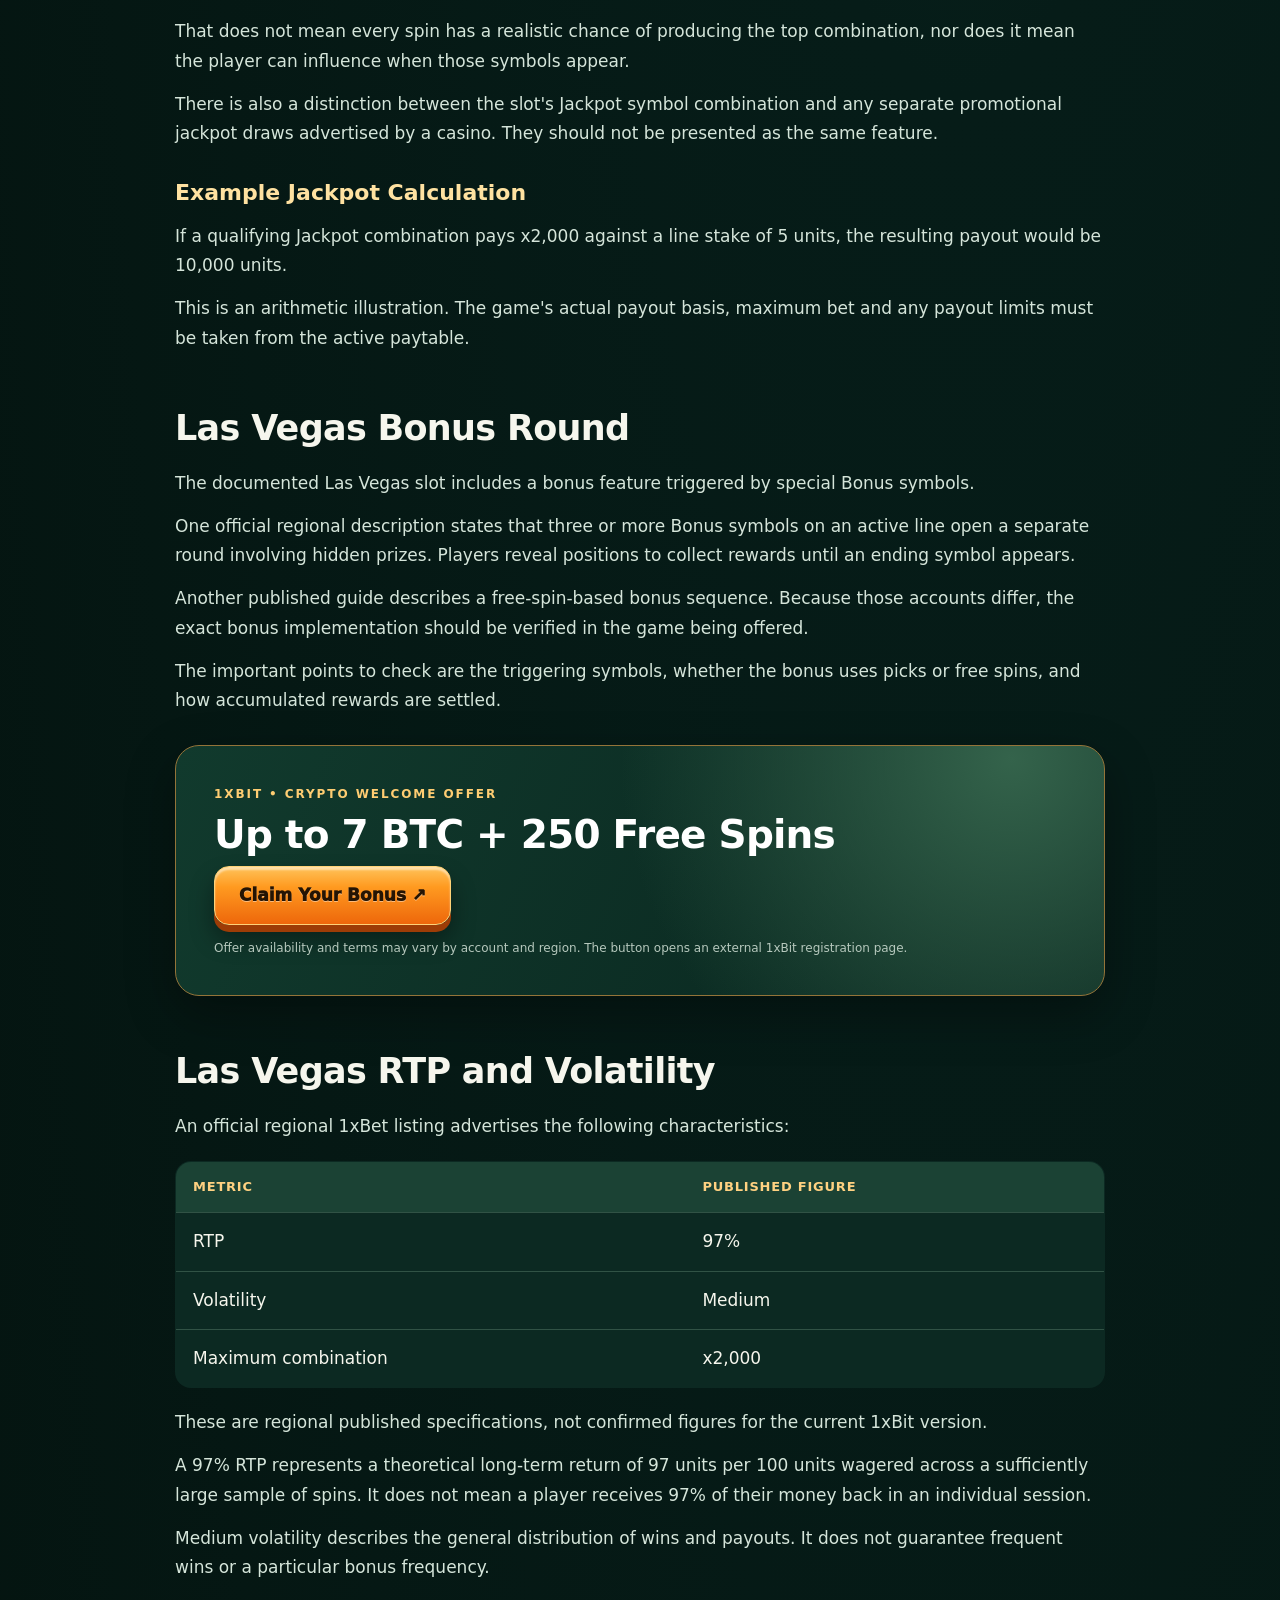
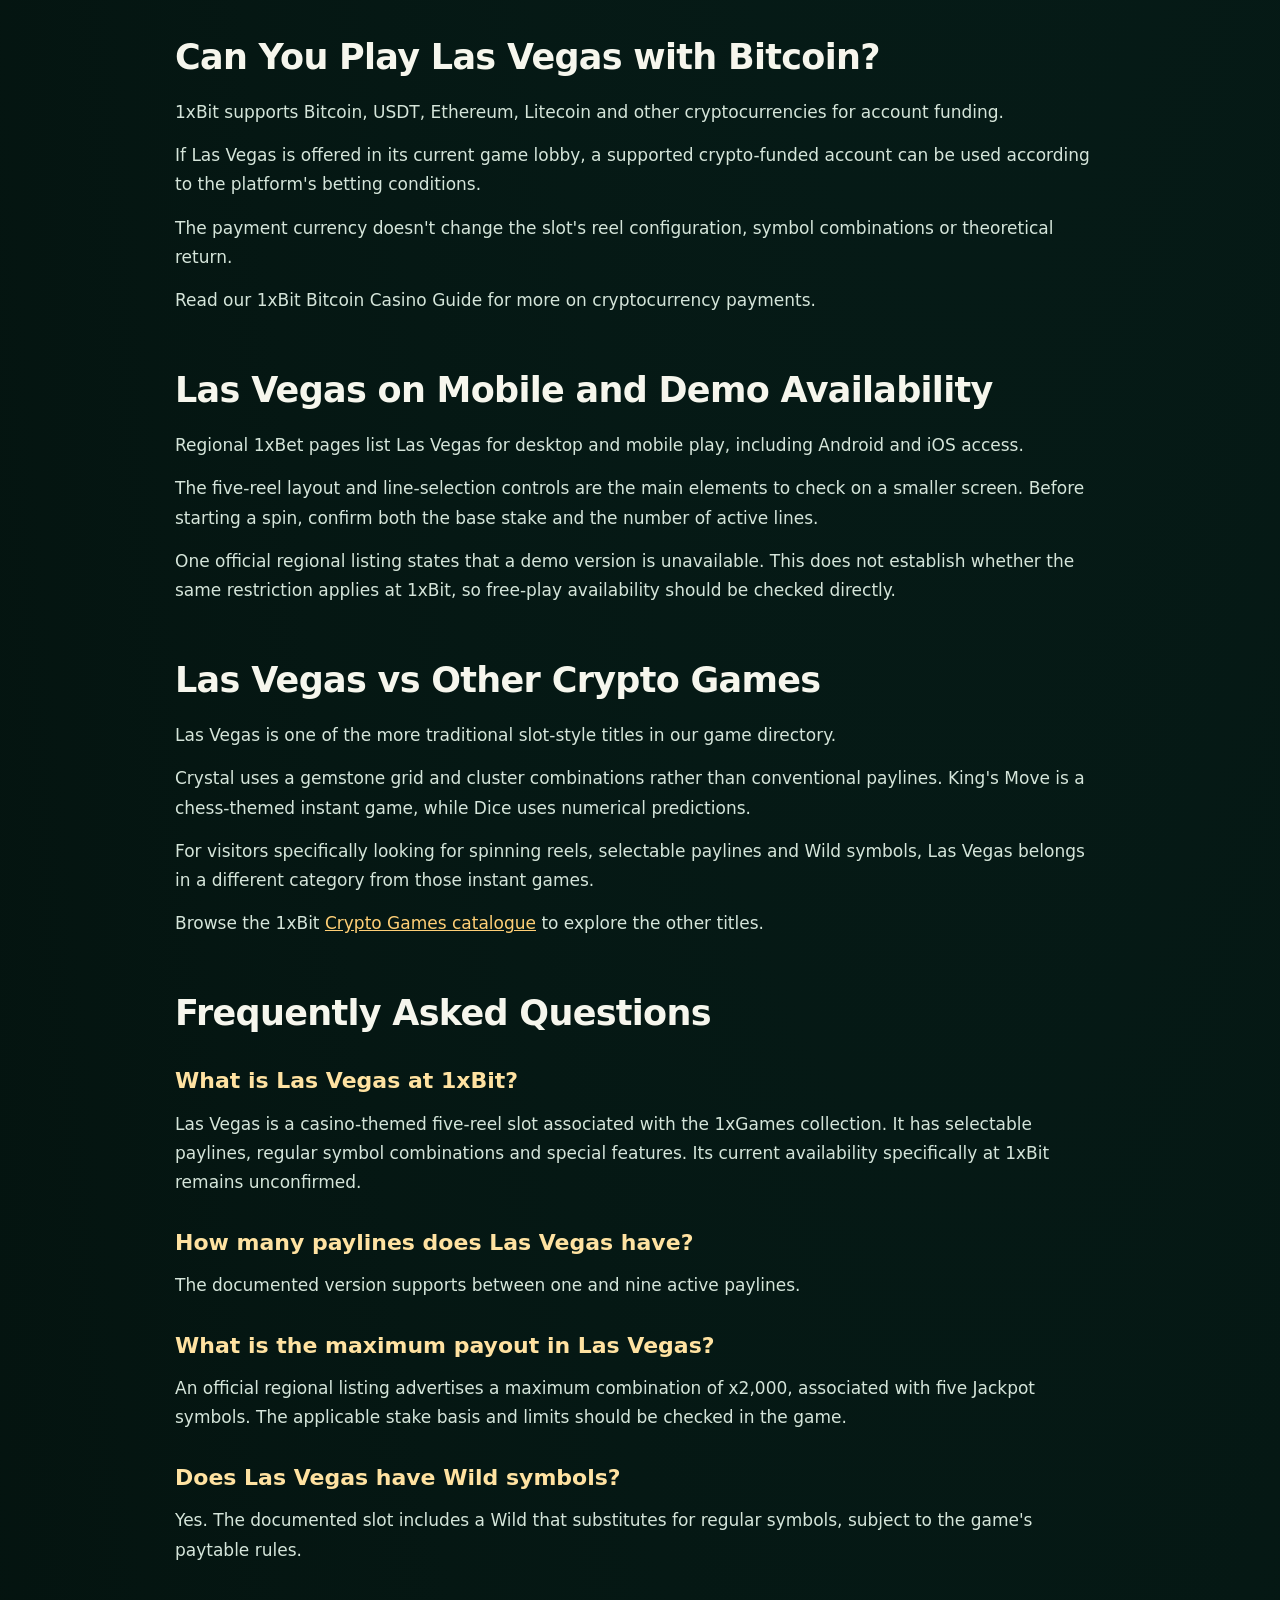
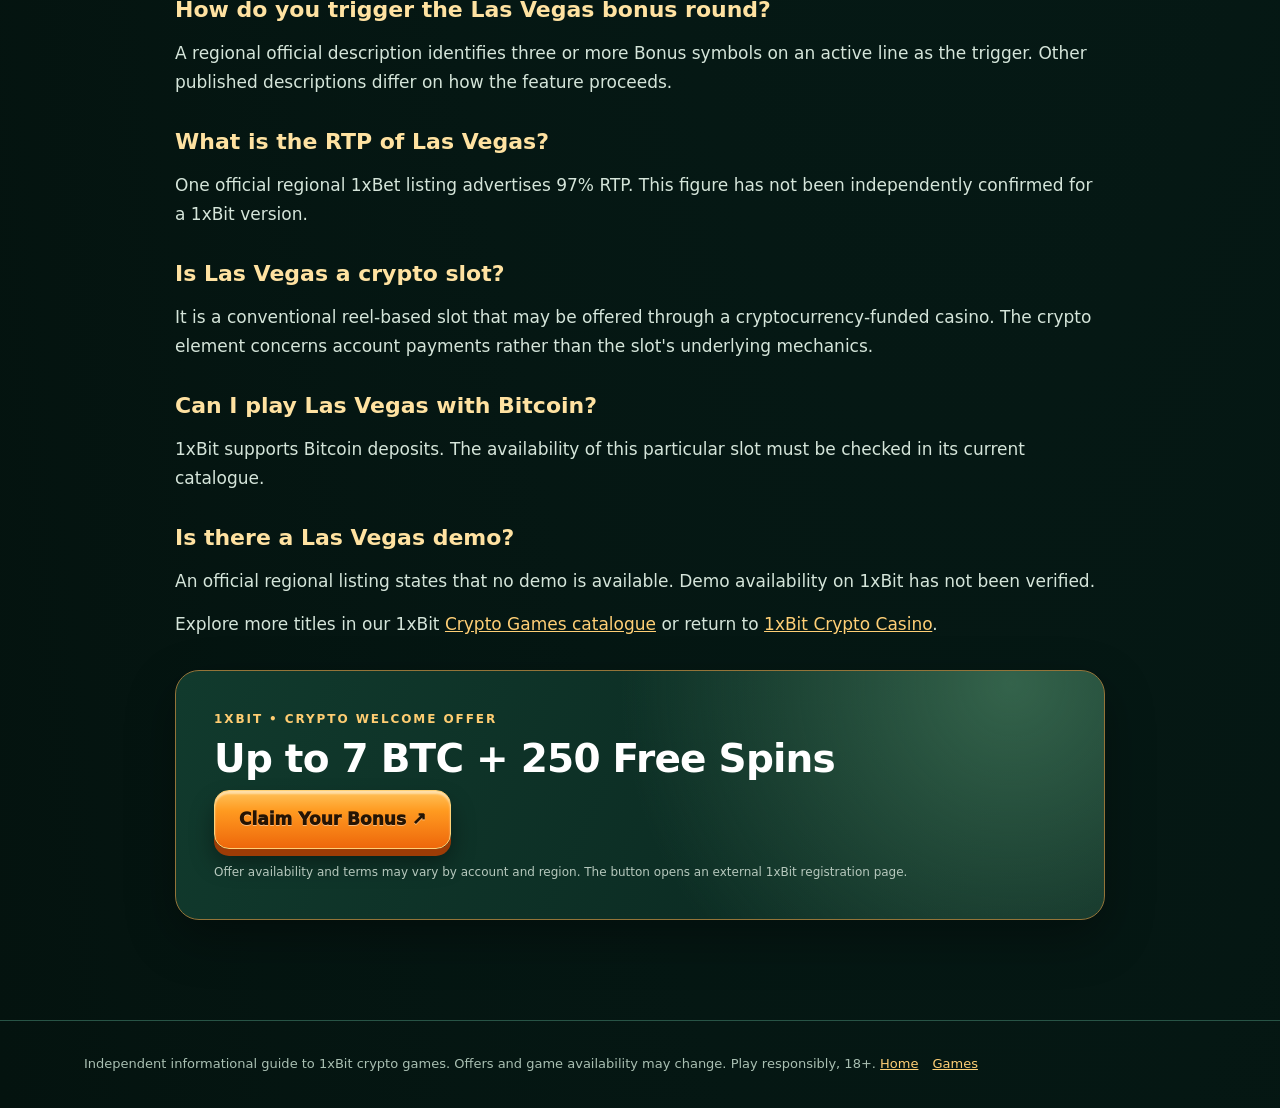
<file: crypto-games/las-vegas/index.html>
<!DOCTYPE html>

<html lang="en"><head><meta charset="utf-8"/><meta content="width=device-width,initial-scale=1" name="viewport"/><title>Las Vegas at 1xBit – Crypto Slot Rules, Wilds &amp; Jackpot</title><meta content="Explore Las Vegas, the 1xGames slot with five reels, up to nine paylines, Wild symbols, a bonus round and a 2,000x Jackpot combination." name="description"/><meta content="nzdRKTKTQSO_ztL6FSSttmMY0LrdCSlqZK5ED1bf4hI" name="google-site-verification"/><link href="https://1xbit-bangladesh.org/crypto-games/las-vegas/" rel="canonical"/><link href="/favicon.png" rel="icon"/><meta content="website" property="og:type"/><meta content="Las Vegas at 1xBit – Crypto Slot Rules, Wilds &amp; Jackpot" property="og:title"/><meta content="Explore Las Vegas, the 1xGames slot with five reels, up to nine paylines, Wild symbols, a bonus round and a 2,000x Jackpot combination." property="og:description"/><meta content="https://1xbit-bangladesh.org/crypto-games/las-vegas/" property="og:url"/><meta content="https://1xbit-bangladesh.org/assets/logo.webp" property="og:image"/><link href="/assets/style.css" rel="stylesheet"/><script type="application/ld+json">{"@context": "https://schema.org", "@type": "WebPage", "name": "Las Vegas at 1xBit – Crypto Slot Rules, Wilds & Jackpot", "url": "https://1xbit-bangladesh.org/crypto-games/las-vegas/", "description": "Explore Las Vegas, the 1xGames slot with five reels, up to nine paylines, Wild symbols, a bonus round and a 2,000x Jackpot combination."}</script></head><body><header><div class="shell head"><a class="brand" href="/"><img alt="1xBit Bangladesh crypto casino logo with Bitcoin symbol and red lotus" src="/assets/logo.webp"/><span>1<span style="color:#ff971f">×</span>Bit <b>Crypto</b></span></a><button aria-label="Toggle navigation" class="menu">☰</button><nav><a href="/">Home</a><details class="games-dropdown"><summary><a href="/crypto-games/">Crypto Games</a><span aria-hidden="true" class="dropdown-chevron">⌄</span></summary><div class="games-dropdown-list"><a class="games-hub-link" href="/crypto-games/">All Crypto Games</a><a href="/crypto-games/triple-pocket-holdem-poker/">Triple Pocket Holdem Poker</a><a href="/crypto-games/cases/">Cases</a><a href="/crypto-games/under-and-over-seven/">Under and Over Seven</a><a href="/crypto-games/flip-card/">Flip Card</a><a href="/crypto-games/crystal/">Crystal</a><a href="/crypto-games/dice/">Dice</a><a href="/crypto-games/goal/">Goal</a><a href="/crypto-games/kings-move/">King’s Move</a><a href="/crypto-games/las-vegas/">Las Vegas</a></div></details><a class="nav-bonus" href="/go/" rel="nofollow sponsored">Claim Your Bonus</a></nav></div></header><main class="shell page"><div class="crumbs"><a href="/">Home</a> / crypto-games/las-vegas</div><section class="intro"><div class="eyebrow">1xBit crypto games • Bangladesh</div><h1>Las Vegas at 1xBit – Crypto Slot Rules and Jackpot Features</h1><p>Las Vegas is a five-reel slot from the 1xGames collection, built around familiar casino imagery: playing cards, dice, chips, coins and jackpot symbols. Unlike the instant prediction games in the same collection, Las Vegas uses traditional spinning reels and winning symbol combinations.</p></section><aside class="cta hero-bonus"><div class="tag">1xBit • Crypto welcome offer</div><h2>Up to 7 BTC + 250 Free Spins</h2><a class="btn" href="/go/" rel="nofollow sponsored">Claim Your Bonus ↗</a><small>Offer availability and terms may vary by account and region. The button opens an external 1xBit registration page.</small></aside><article class="content"><a aria-label="Open 1xBit registration and view current bonus terms" class="hero-image" href="/go/" rel="nofollow sponsored"><img alt="1xBit crypto casino game interface and gameplay artwork" loading="lazy" src="/assets/image5.webp"/></a><p>The documented version has a 5×3 layout and up to nine selectable paylines. Its standout features include a Wild symbol, a separate bonus round and a Jackpot combination advertised at 2,000 times the stake.</p><p>Las Vegas appears in official regional 1xBet game catalogues. Its availability and exact settings at <a href="/">1xBit Crypto Casino</a> should be confirmed in the current game lobby.</p><h2>Las Vegas Slot Overview</h2><table class="desktop-table"><thead><tr><th>Feature</th><th>Details</th></tr></thead><tbody><tr><td>Game name</td><td>Las Vegas</td></tr><tr><td>Game collection</td><td>1xGames</td></tr><tr><td>Game type</td><td>Video slot</td></tr><tr><td>Reel layout</td><td>5 reels, 3 rows</td></tr><tr><td>Paylines</td><td>1–9 selectable</td></tr><tr><td>Winning combinations</td><td>3–5 matching symbols</td></tr><tr><td>Wild symbol</td><td>Yes</td></tr><tr><td>Bonus round</td><td>Yes</td></tr><tr><td>Jackpot combination</td><td>Up to x2,000</td></tr><tr><td>Published RTP</td><td>97% on one regional listing</td></tr><tr><td>Demo availability</td><td>Not confirmed for 1xBit</td></tr></tbody></table><div class="mobile-cards"><div class="mobile-record"><div class="record-title">Game name</div><dl><div><dt>Details</dt><dd>Las Vegas</dd></div></dl></div><div class="mobile-record"><div class="record-title">Game collection</div><dl><div><dt>Details</dt><dd>1xGames</dd></div></dl></div><div class="mobile-record"><div class="record-title">Game type</div><dl><div><dt>Details</dt><dd>Video slot</dd></div></dl></div><div class="mobile-record"><div class="record-title">Reel layout</div><dl><div><dt>Details</dt><dd>5 reels, 3 rows</dd></div></dl></div><div class="mobile-record"><div class="record-title">Paylines</div><dl><div><dt>Details</dt><dd>1–9 selectable</dd></div></dl></div><div class="mobile-record"><div class="record-title">Winning combinations</div><dl><div><dt>Details</dt><dd>3–5 matching symbols</dd></div></dl></div><div class="mobile-record"><div class="record-title">Wild symbol</div><dl><div><dt>Details</dt><dd>Yes</dd></div></dl></div><div class="mobile-record"><div class="record-title">Bonus round</div><dl><div><dt>Details</dt><dd>Yes</dd></div></dl></div><div class="mobile-record"><div class="record-title">Jackpot combination</div><dl><div><dt>Details</dt><dd>Up to x2,000</dd></div></dl></div><div class="mobile-record"><div class="record-title">Published RTP</div><dl><div><dt>Details</dt><dd>97% on one regional listing</dd></div></dl></div><div class="mobile-record"><div class="record-title">Demo availability</div><dl><div><dt>Details</dt><dd>Not confirmed for 1xBit</dd></div></dl></div></div><p>The figures reflect the documented 1xGames version, not independently verified specifications for the 1xBit implementation.</p><h2>How to Play Las Vegas</h2><p>Las Vegas follows a conventional slot sequence, with one additional decision: how many paylines to activate.</p><p>Open Las Vegas from the available casino games.</p><p>Select the number of active paylines, from one to nine.</p><p>Choose the base stake and check the total bet.</p><p>Start the spin.</p><p>Look for matching symbols on active lines.</p><p>Check the paytable for the value of any winning combination.</p><p>The total stake can increase with the number of active paylines. For that reason, changing the line count should not be treated as a purely visual setting.</p><h3>How the Nine Paylines Work</h3><p>Paylines determine which symbol positions can produce a winning combination.</p><p>In the documented Las Vegas version, players can activate between one and nine lines. Winning combinations generally require three, four or five matching symbols on an active line.</p><p>The rules also describe combinations paying in both directions. Where multiple combinations qualify on the same line, the highest-value result is used.</p><p>Activating more lines creates more opportunities for a combination to land on a paid line, but it also increases the total stake when the line cost remains unchanged.</p><aside class="cta"><div class="tag">1xBit • Crypto welcome offer</div><h2>Up to 7 BTC + 250 Free Spins</h2><a class="btn" href="/go/" rel="nofollow sponsored">Claim Your Bonus ↗</a><small>Offer availability and terms may vary by account and region. The button opens an external 1xBit registration page.</small></aside><h2>Las Vegas Symbols and Paytable</h2><p>The slot uses casino-themed symbols rather than playing-card ranks alone.</p><p>Documented symbols include dice, watches, horseshoes, casino chips, playing cards, a cup, a butterfly, coins, Wilds and special Jackpot and Bonus symbols.</p><p>Different symbols carry different payouts. The table below shows examples reported in a published game guide.</p><table class="desktop-table"><thead><tr><th>Symbol</th><th>3 matching</th><th>4 matching</th><th>5 matching</th></tr></thead><tbody><tr><td>Dice</td><td>x30</td><td>x40</td><td>x50</td></tr><tr><td>Watch</td><td>x20</td><td>x30</td><td>x70</td></tr><tr><td>Cup</td><td>x15</td><td>x25</td><td>x50</td></tr><tr><td>Jackpot</td><td>—</td><td>—</td><td>x2,000</td></tr></tbody></table><div class="mobile-cards"><div class="mobile-record"><div class="record-title">Dice</div><dl><div><dt>3 matching</dt><dd>x30</dd></div><div><dt>4 matching</dt><dd>x40</dd></div><div><dt>5 matching</dt><dd>x50</dd></div></dl></div><div class="mobile-record"><div class="record-title">Watch</div><dl><div><dt>3 matching</dt><dd>x20</dd></div><div><dt>4 matching</dt><dd>x30</dd></div><div><dt>5 matching</dt><dd>x70</dd></div></dl></div><div class="mobile-record"><div class="record-title">Cup</div><dl><div><dt>3 matching</dt><dd>x15</dd></div><div><dt>4 matching</dt><dd>x25</dd></div><div><dt>5 matching</dt><dd>x50</dd></div></dl></div><div class="mobile-record"><div class="record-title">Jackpot</div><dl><div><dt>3 matching</dt><dd>—</dd></div><div><dt>4 matching</dt><dd>—</dd></div><div><dt>5 matching</dt><dd>x2,000</dd></div></dl></div></div><p>These values should be checked against the live paytable. In particular, the game may define the multiplier against a line stake rather than the entire spin cost.</p><h3>Wild Symbol</h3><p>The Wild substitutes for regular symbols to help complete winning combinations.</p><p>For example, a Wild positioned between matching symbols may allow a line to qualify for a payout that would otherwise be missed.</p><p>The documented rules exclude certain special symbols from Wild substitution, so Wilds should not automatically be assumed to replace Jackpot or Bonus symbols.</p><h2>Las Vegas Jackpot – How the x2,000 Combination Works</h2><p>The published game description identifies five Jackpot symbols on an active line as the highest fixed combination, paying at x2,000.</p><p>That does not mean every spin has a realistic chance of producing the top combination, nor does it mean the player can influence when those symbols appear.</p><p>There is also a distinction between the slot's Jackpot symbol combination and any separate promotional jackpot draws advertised by a casino. They should not be presented as the same feature.</p><h3>Example Jackpot Calculation</h3><p>If a qualifying Jackpot combination pays x2,000 against a line stake of 5 units, the resulting payout would be 10,000 units.</p><p>This is an arithmetic illustration. The game's actual payout basis, maximum bet and any payout limits must be taken from the active paytable.</p><h2>Las Vegas Bonus Round</h2><p>The documented Las Vegas slot includes a bonus feature triggered by special Bonus symbols.</p><p>One official regional description states that three or more Bonus symbols on an active line open a separate round involving hidden prizes. Players reveal positions to collect rewards until an ending symbol appears.</p><p>Another published guide describes a free-spin-based bonus sequence. Because those accounts differ, the exact bonus implementation should be verified in the game being offered.</p><p>The important points to check are the triggering symbols, whether the bonus uses picks or free spins, and how accumulated rewards are settled.</p><aside class="cta"><div class="tag">1xBit • Crypto welcome offer</div><h2>Up to 7 BTC + 250 Free Spins</h2><a class="btn" href="/go/" rel="nofollow sponsored">Claim Your Bonus ↗</a><small>Offer availability and terms may vary by account and region. The button opens an external 1xBit registration page.</small></aside><h2>Las Vegas RTP and Volatility</h2><p>An official regional 1xBet listing advertises the following characteristics:</p><table class="desktop-table"><thead><tr><th>Metric</th><th>Published figure</th></tr></thead><tbody><tr><td>RTP</td><td>97%</td></tr><tr><td>Volatility</td><td>Medium</td></tr><tr><td>Maximum combination</td><td>x2,000</td></tr></tbody></table><div class="mobile-cards"><div class="mobile-record"><div class="record-title">RTP</div><dl><div><dt>Published figure</dt><dd>97%</dd></div></dl></div><div class="mobile-record"><div class="record-title">Volatility</div><dl><div><dt>Published figure</dt><dd>Medium</dd></div></dl></div><div class="mobile-record"><div class="record-title">Maximum combination</div><dl><div><dt>Published figure</dt><dd>x2,000</dd></div></dl></div></div><p>These are regional published specifications, not confirmed figures for the current 1xBit version.</p><p>A 97% RTP represents a theoretical long-term return of 97 units per 100 units wagered across a sufficiently large sample of spins. It does not mean a player receives 97% of their money back in an individual session.</p><p>Medium volatility describes the general distribution of wins and payouts. It does not guarantee frequent wins or a particular bonus frequency.</p><h2>Can You Play Las Vegas with Bitcoin?</h2><p>1xBit supports Bitcoin, USDT, Ethereum, Litecoin and other cryptocurrencies for account funding.</p><p>If Las Vegas is offered in its current game lobby, a supported crypto-funded account can be used according to the platform's betting conditions.</p><p>The payment currency doesn't change the slot's reel configuration, symbol combinations or theoretical return.</p><p>Read our 1xBit Bitcoin Casino Guide for more on cryptocurrency payments.</p><h2>Las Vegas on Mobile and Demo Availability</h2><p>Regional 1xBet pages list Las Vegas for desktop and mobile play, including Android and iOS access.</p><p>The five-reel layout and line-selection controls are the main elements to check on a smaller screen. Before starting a spin, confirm both the base stake and the number of active lines.</p><p>One official regional listing states that a demo version is unavailable. This does not establish whether the same restriction applies at 1xBit, so free-play availability should be checked directly.</p><h2>Las Vegas vs Other Crypto Games</h2><p>Las Vegas is one of the more traditional slot-style titles in our game directory.</p><p>Crystal uses a gemstone grid and cluster combinations rather than conventional paylines. King's Move is a chess-themed instant game, while Dice uses numerical predictions.</p><p>For visitors specifically looking for spinning reels, selectable paylines and Wild symbols, Las Vegas belongs in a different category from those instant games.</p><p>Browse the 1xBit <a href="/crypto-games/">Crypto Games catalogue</a> to explore the other titles.</p><h2>Frequently Asked Questions</h2><h3>What is Las Vegas at 1xBit?</h3><p>Las Vegas is a casino-themed five-reel slot associated with the 1xGames collection. It has selectable paylines, regular symbol combinations and special features. Its current availability specifically at 1xBit remains unconfirmed.</p><h3>How many paylines does Las Vegas have?</h3><p>The documented version supports between one and nine active paylines.</p><h3>What is the maximum payout in Las Vegas?</h3><p>An official regional listing advertises a maximum combination of x2,000, associated with five Jackpot symbols. The applicable stake basis and limits should be checked in the game.</p><h3>Does Las Vegas have Wild symbols?</h3><p>Yes. The documented slot includes a Wild that substitutes for regular symbols, subject to the game's paytable rules.</p><h3>How do you trigger the Las Vegas bonus round?</h3><p>A regional official description identifies three or more Bonus symbols on an active line as the trigger. Other published descriptions differ on how the feature proceeds.</p><h3>What is the RTP of Las Vegas?</h3><p>One official regional 1xBet listing advertises 97% RTP. This figure has not been independently confirmed for a 1xBit version.</p><h3>Is Las Vegas a crypto slot?</h3><p>It is a conventional reel-based slot that may be offered through a cryptocurrency-funded casino. The crypto element concerns account payments rather than the slot's underlying mechanics.</p><h3>Can I play Las Vegas with Bitcoin?</h3><p>1xBit supports Bitcoin deposits. The availability of this particular slot must be checked in its current catalogue.</p><h3>Is there a Las Vegas demo?</h3><p>An official regional listing states that no demo is available. Demo availability on 1xBit has not been verified.</p><p>Explore more titles in our 1xBit <a href="/crypto-games/">Crypto Games catalogue</a> or return to <a href="/">1xBit Crypto Casino</a>.</p><aside class="cta"><div class="tag">1xBit • Crypto welcome offer</div><h2>Up to 7 BTC + 250 Free Spins</h2><a class="btn" href="/go/" rel="nofollow sponsored">Claim Your Bonus ↗</a><small>Offer availability and terms may vary by account and region. The button opens an external 1xBit registration page.</small></aside></article></main><footer><div class="shell">Independent informational guide to 1xBit crypto games. Offers and game availability may change. Play responsibly, 18+. <a href="/">Home</a><a href="/crypto-games/">Games</a></div></footer><script defer="" src="/assets/site.js"></script></body></html>
</file>
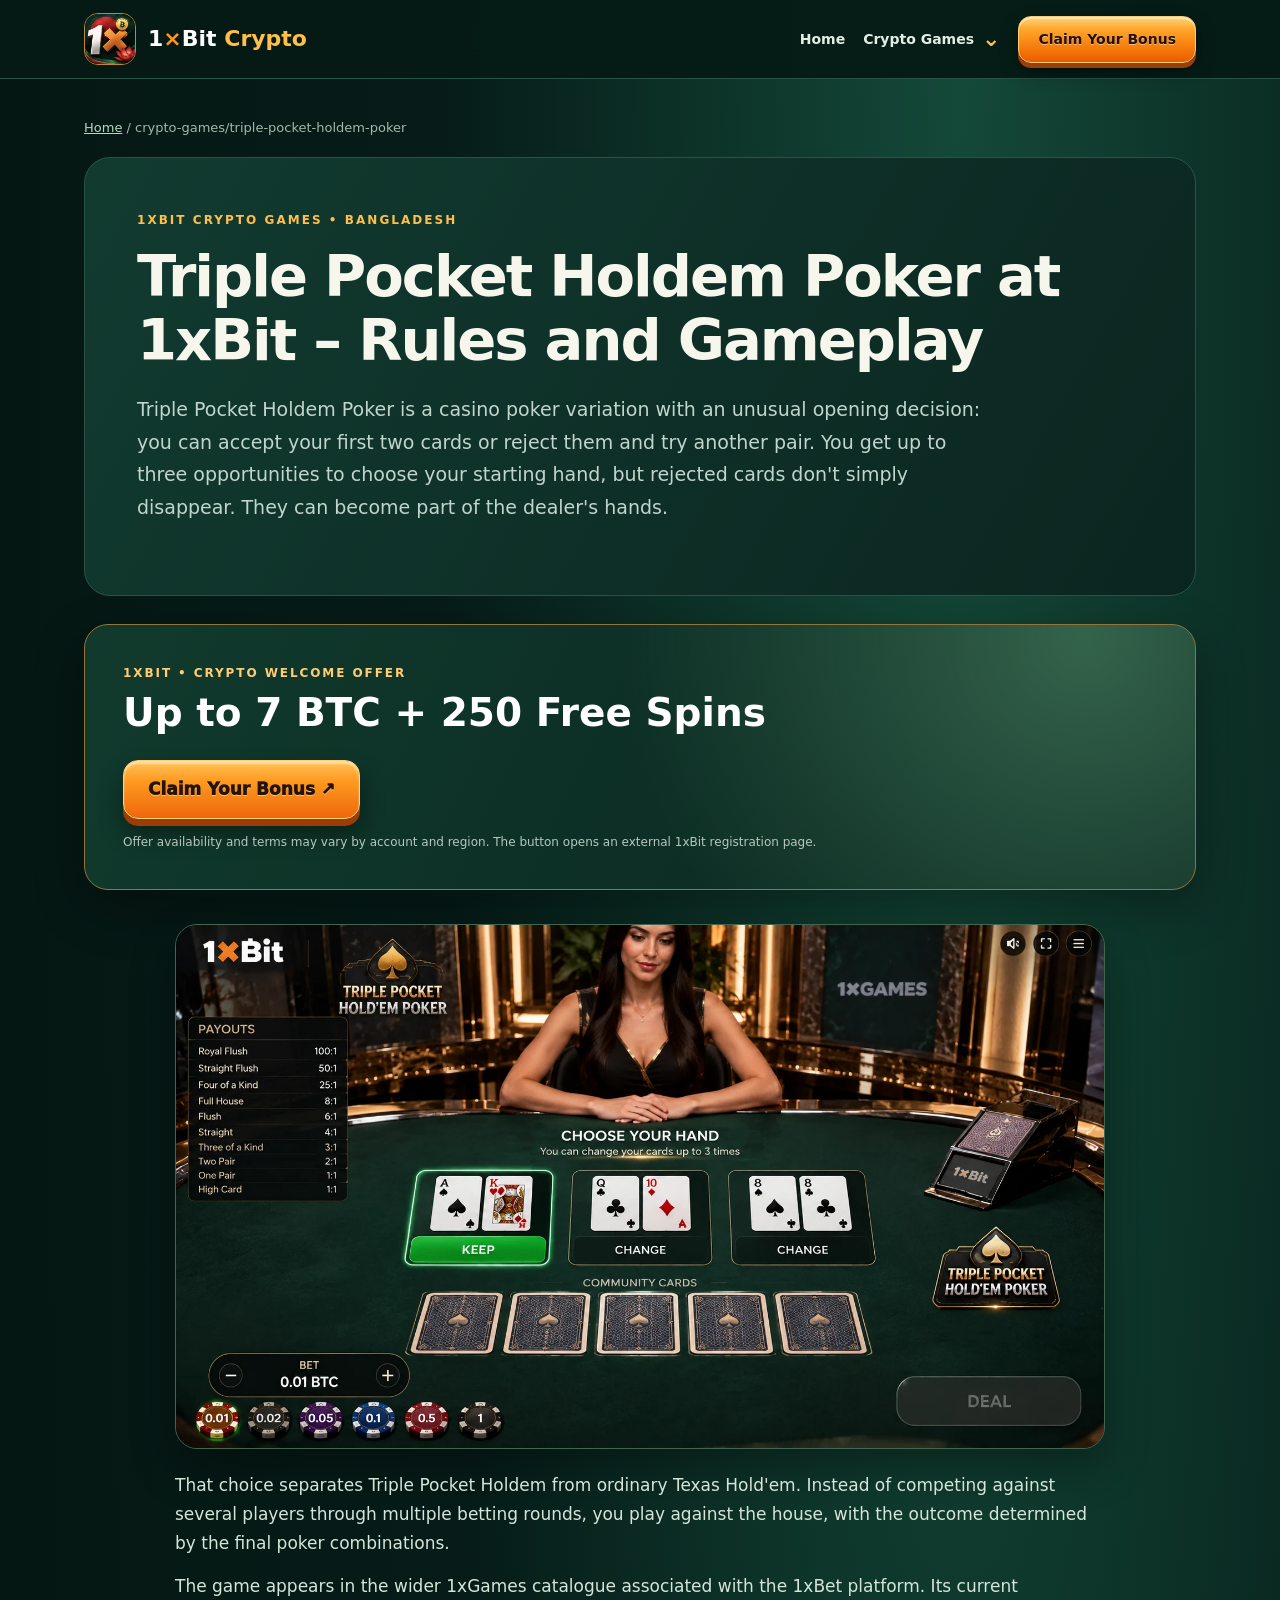
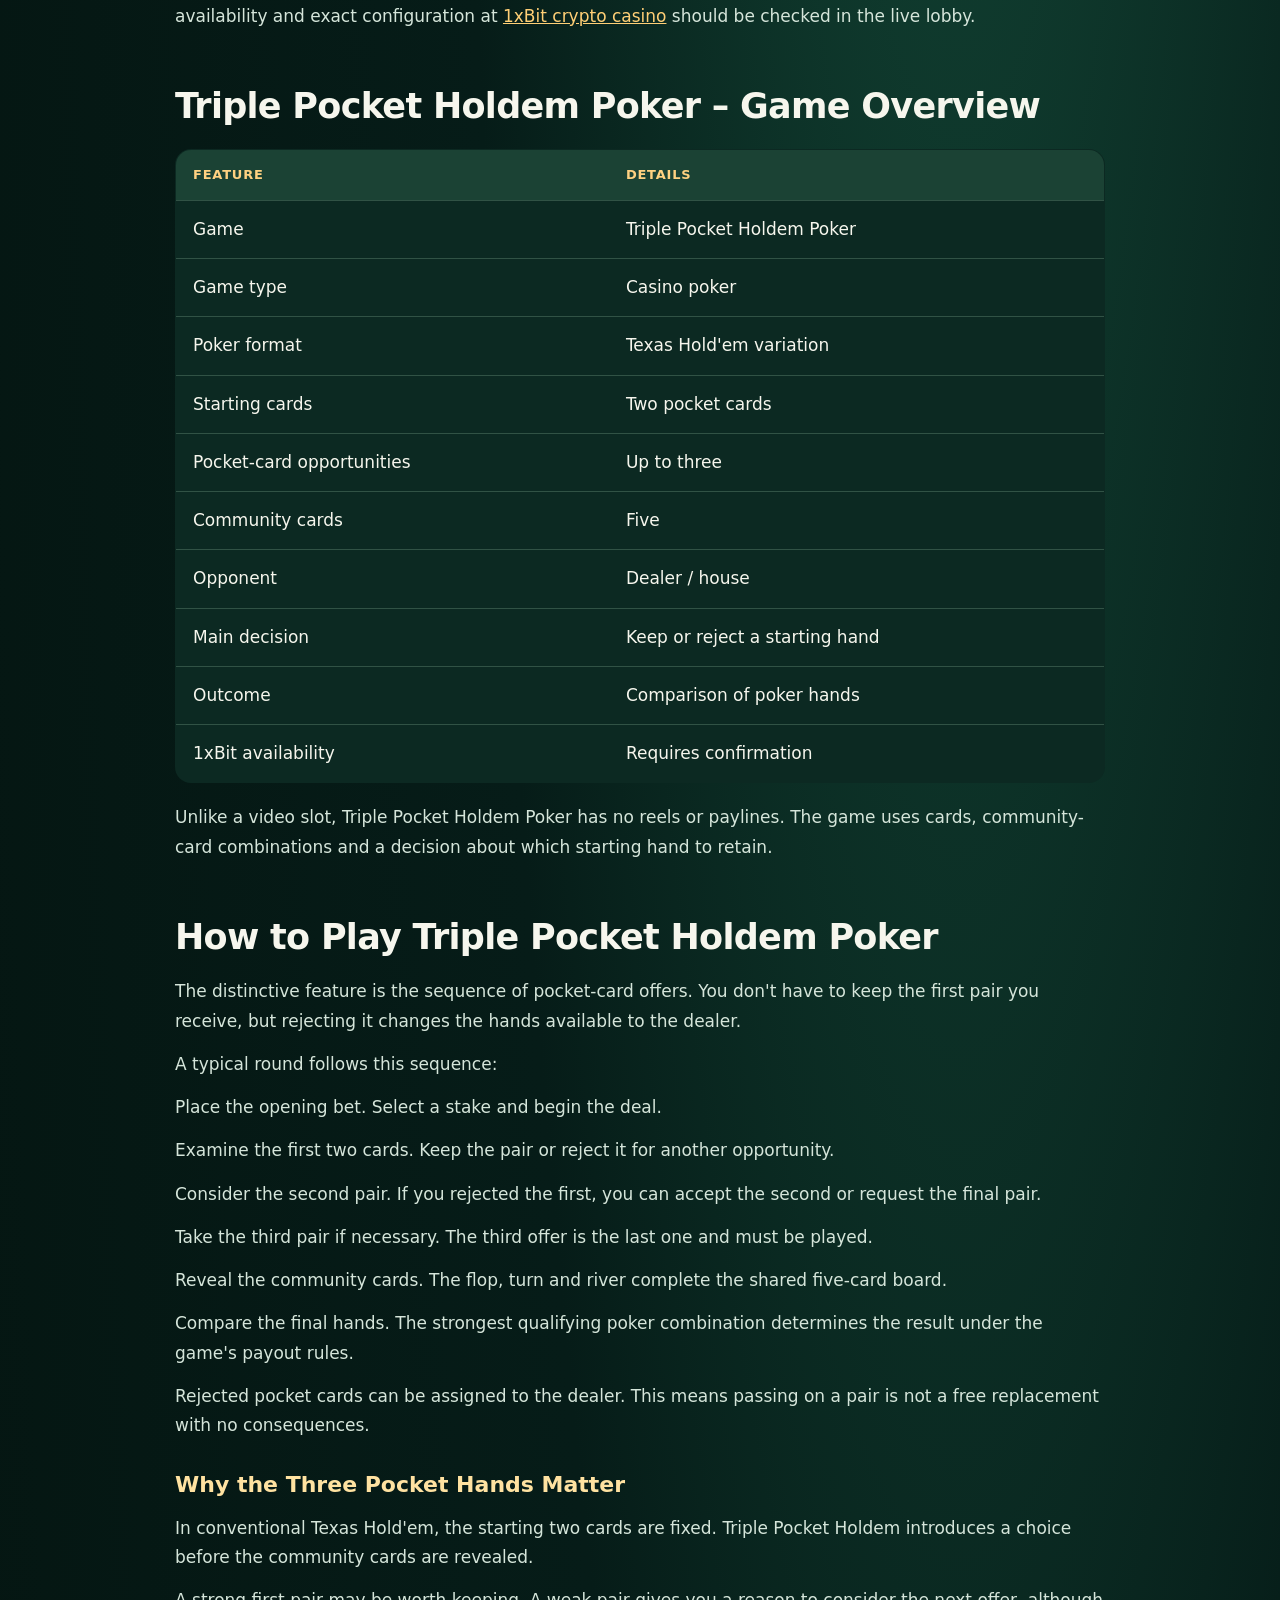
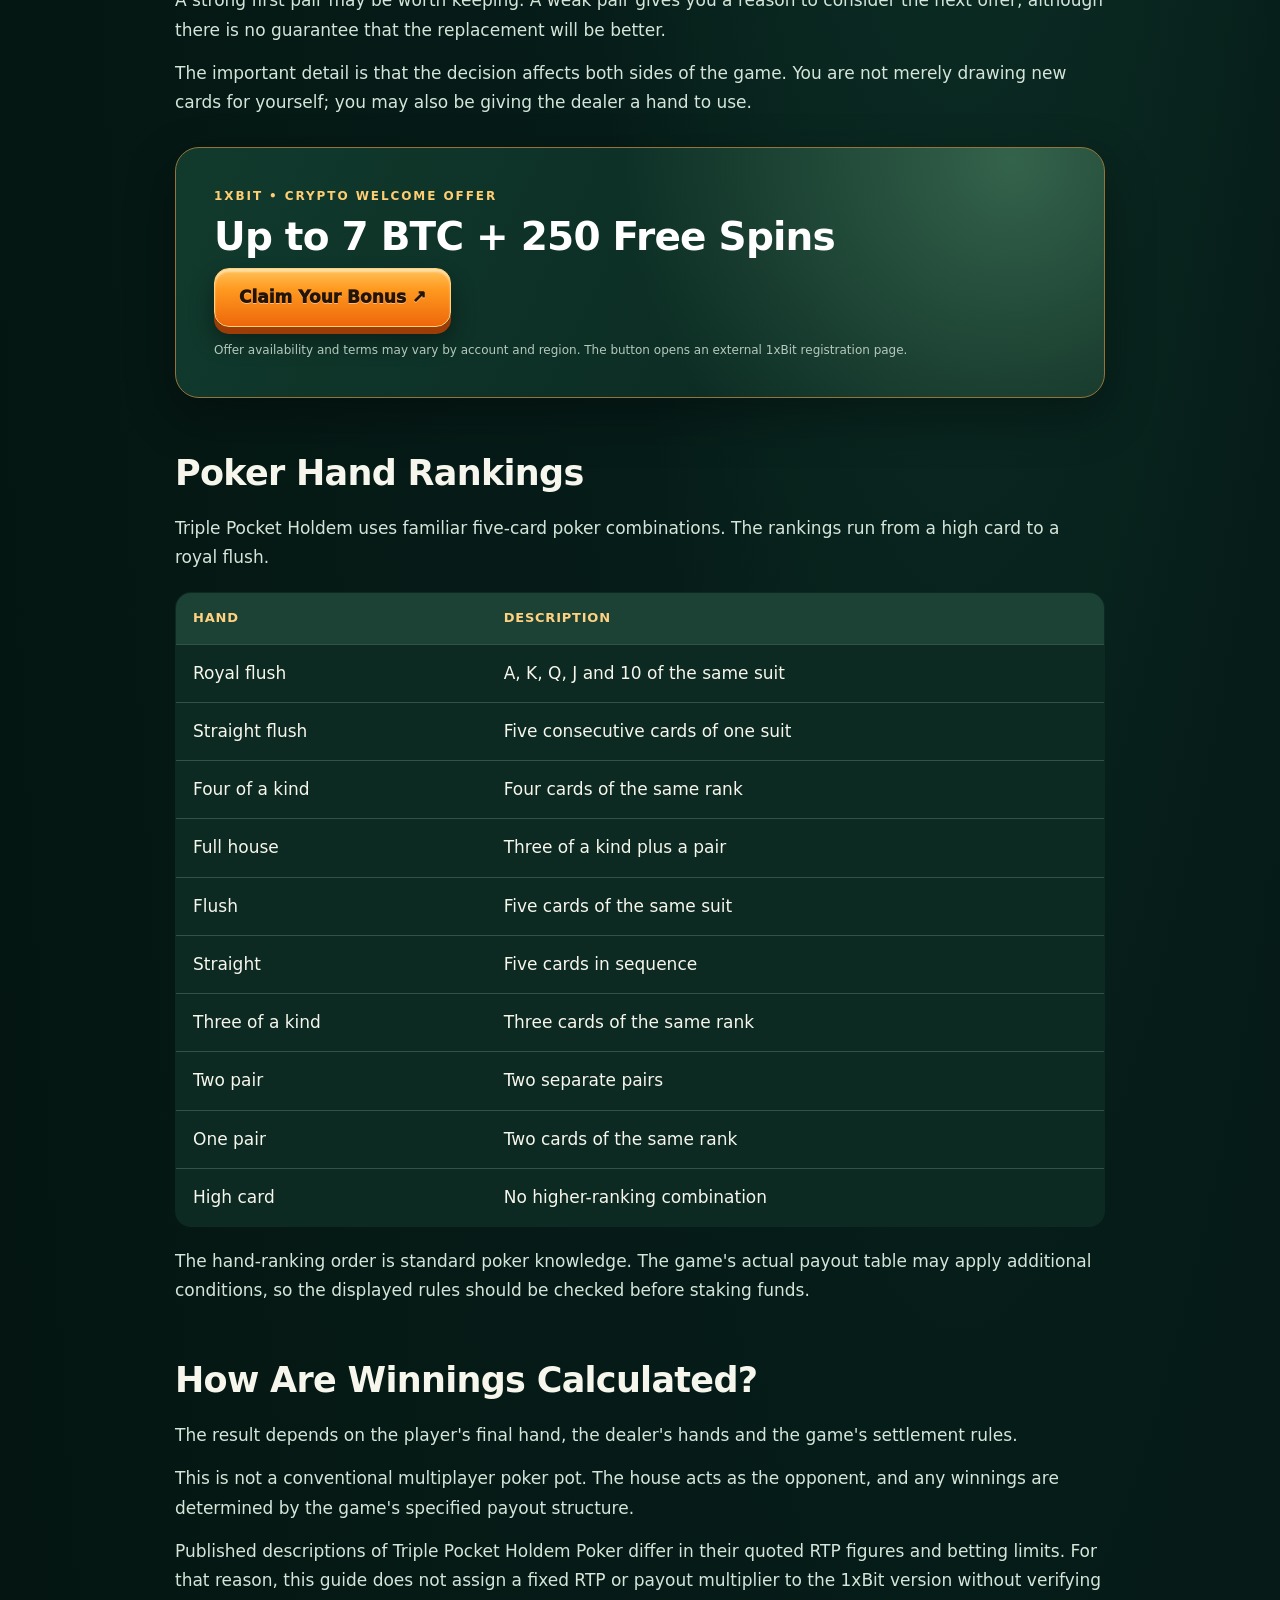
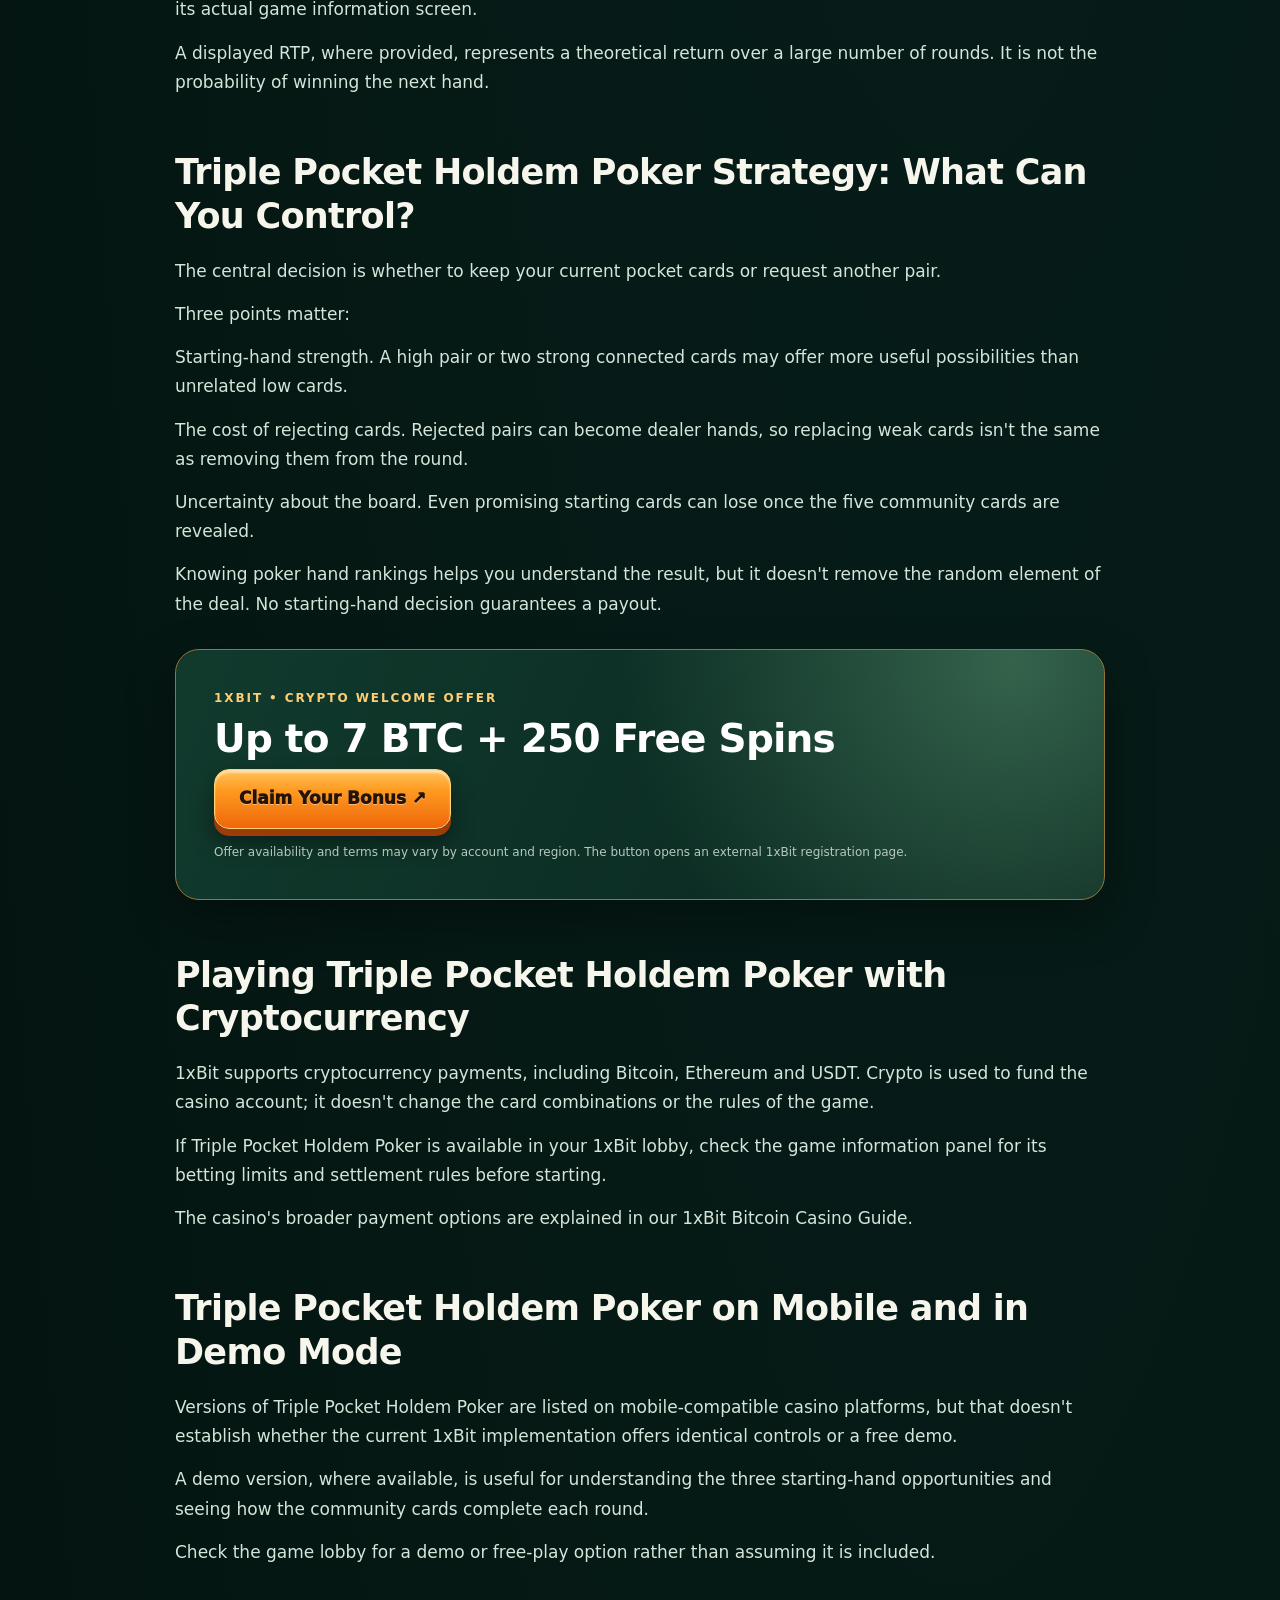
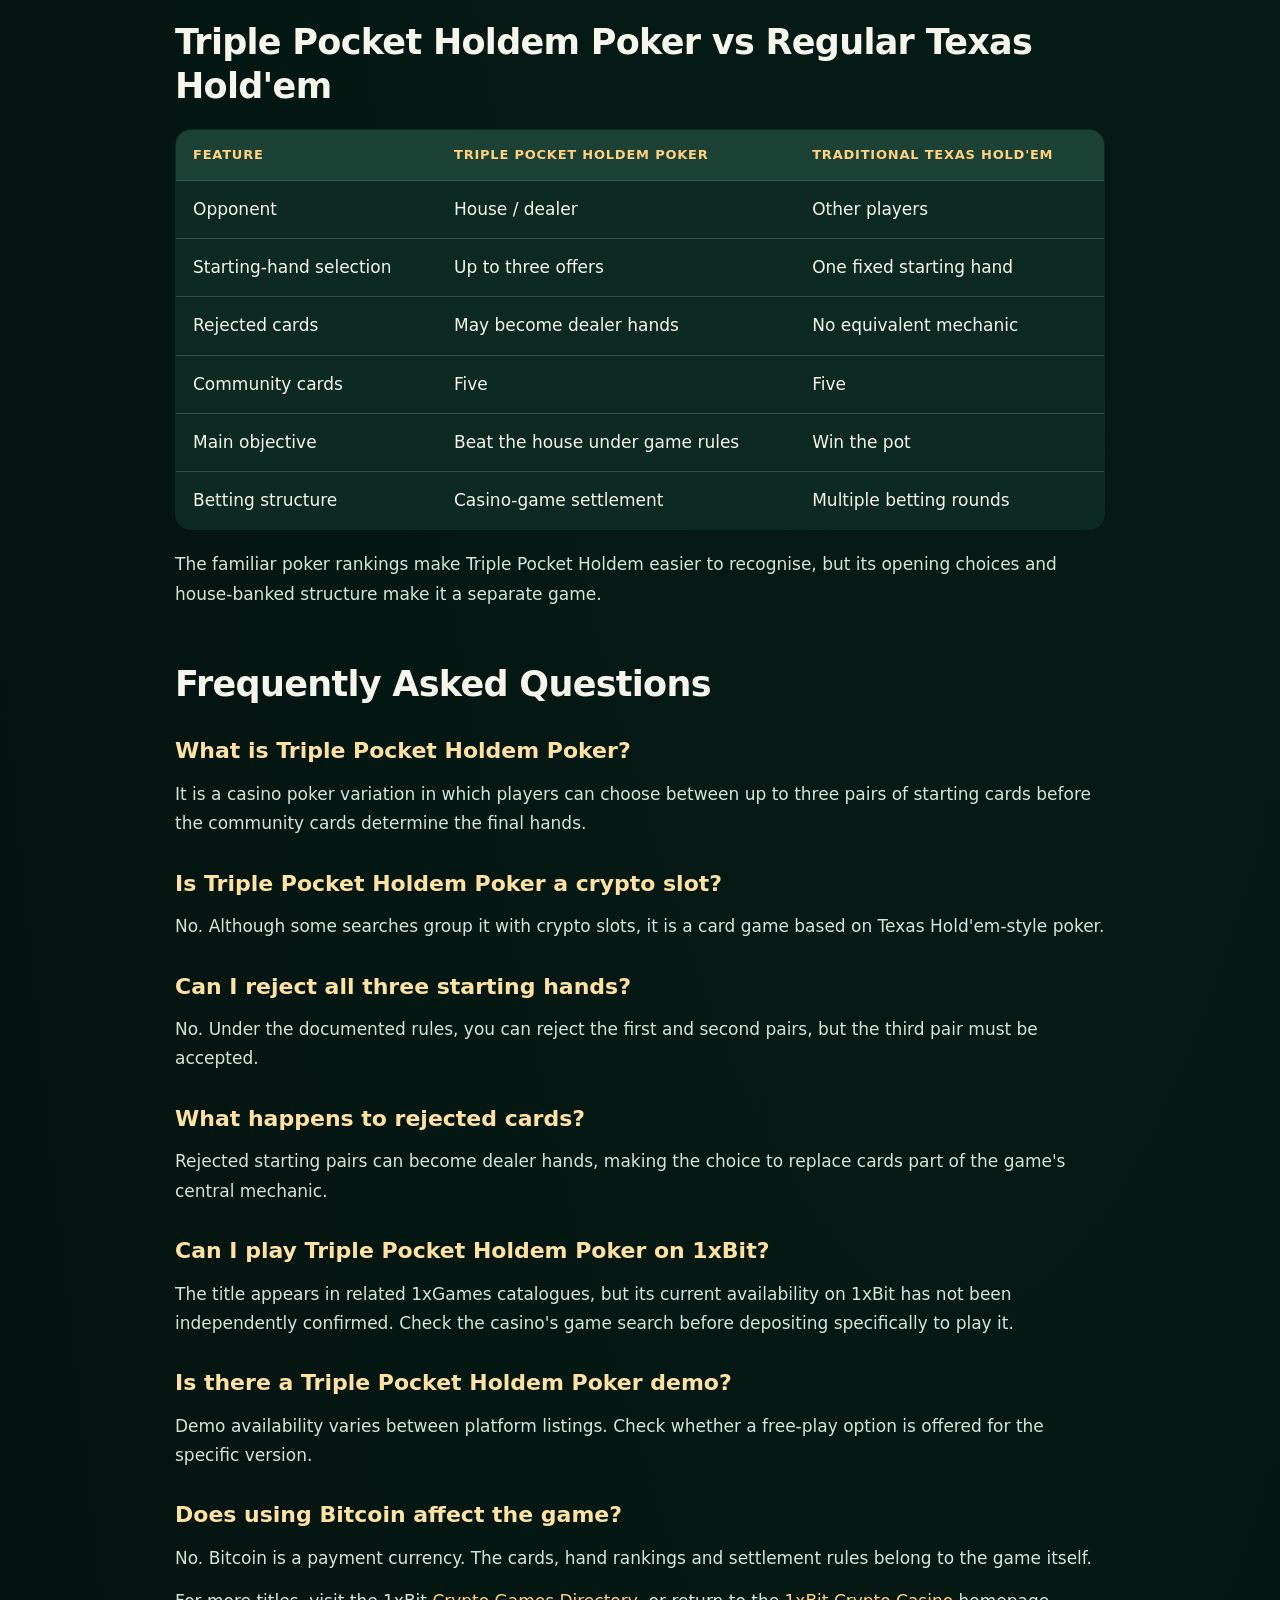
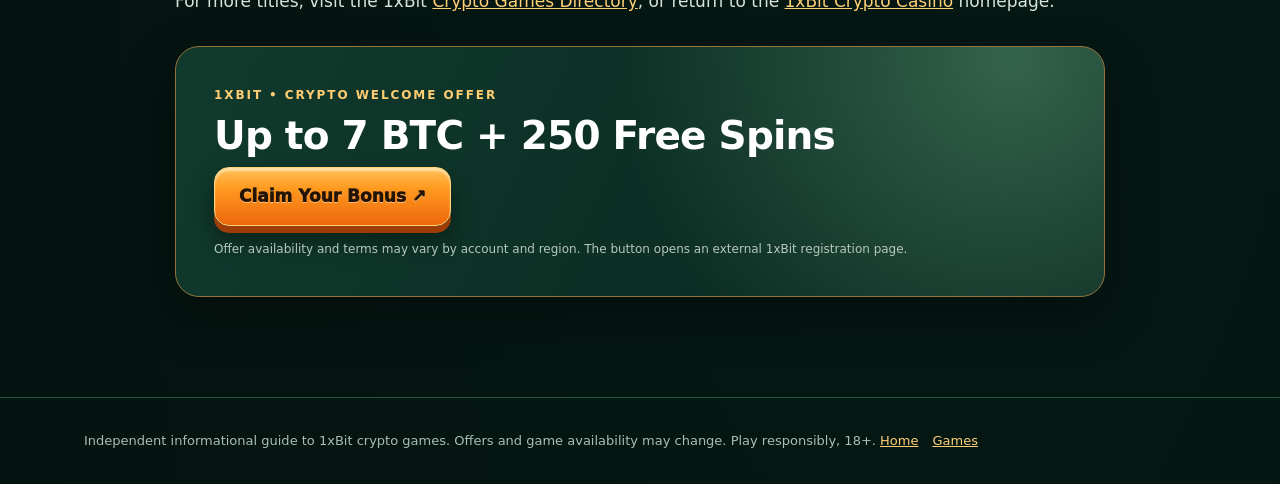
<file: crypto-games/triple-pocket-holdem-poker/index.html>
<!DOCTYPE html>

<html lang="en"><head><meta charset="utf-8"/><meta content="width=device-width,initial-scale=1" name="viewport"/><title>Triple Pocket Holdem Poker 1xBit – Rules &amp; How to Play</title><meta content="Learn how Triple Pocket Holdem Poker works, including three pocket-card opportunities, community cards, hand rankings and crypto casino play at 1xBit." name="description"/><meta content="nzdRKTKTQSO_ztL6FSSttmMY0LrdCSlqZK5ED1bf4hI" name="google-site-verification"/><link href="https://1xbit-bangladesh.org/crypto-games/triple-pocket-holdem-poker/" rel="canonical"/><link href="/favicon.png" rel="icon"/><meta content="website" property="og:type"/><meta content="Triple Pocket Holdem Poker 1xBit – Rules &amp; How to Play" property="og:title"/><meta content="Learn how Triple Pocket Holdem Poker works, including three pocket-card opportunities, community cards, hand rankings and crypto casino play at 1xBit." property="og:description"/><meta content="https://1xbit-bangladesh.org/crypto-games/triple-pocket-holdem-poker/" property="og:url"/><meta content="https://1xbit-bangladesh.org/assets/logo.webp" property="og:image"/><link href="/assets/style.css" rel="stylesheet"/><script type="application/ld+json">{"@context": "https://schema.org", "@type": "WebPage", "name": "Triple Pocket Holdem Poker 1xBit – Rules & How to Play", "url": "https://1xbit-bangladesh.org/crypto-games/triple-pocket-holdem-poker/", "description": "Learn how Triple Pocket Holdem Poker works, including three pocket-card opportunities, community cards, hand rankings and crypto casino play at 1xBit."}</script></head><body><header><div class="shell head"><a class="brand" href="/"><img alt="1xBit Bangladesh crypto casino logo with Bitcoin symbol and red lotus" src="/assets/logo.webp"/><span>1<span style="color:#ff971f">×</span>Bit <b>Crypto</b></span></a><button aria-label="Toggle navigation" class="menu">☰</button><nav><a href="/">Home</a><details class="games-dropdown"><summary><a href="/crypto-games/">Crypto Games</a><span aria-hidden="true" class="dropdown-chevron">⌄</span></summary><div class="games-dropdown-list"><a class="games-hub-link" href="/crypto-games/">All Crypto Games</a><a href="/crypto-games/triple-pocket-holdem-poker/">Triple Pocket Holdem Poker</a><a href="/crypto-games/cases/">Cases</a><a href="/crypto-games/under-and-over-seven/">Under and Over Seven</a><a href="/crypto-games/flip-card/">Flip Card</a><a href="/crypto-games/crystal/">Crystal</a><a href="/crypto-games/dice/">Dice</a><a href="/crypto-games/goal/">Goal</a><a href="/crypto-games/kings-move/">King’s Move</a><a href="/crypto-games/las-vegas/">Las Vegas</a></div></details><a class="nav-bonus" href="/go/" rel="nofollow sponsored">Claim Your Bonus</a></nav></div></header><main class="shell page"><div class="crumbs"><a href="/">Home</a> / crypto-games/triple-pocket-holdem-poker</div><section class="intro"><div class="eyebrow">1xBit crypto games • Bangladesh</div><h1>Triple Pocket Holdem Poker at 1xBit – Rules and Gameplay</h1><p>Triple Pocket Holdem Poker is a casino poker variation with an unusual opening decision: you can accept your first two cards or reject them and try another pair. You get up to three opportunities to choose your starting hand, but rejected cards don't simply disappear. They can become part of the dealer's hands.</p></section><aside class="cta hero-bonus"><div class="tag">1xBit • Crypto welcome offer</div><h2>Up to 7 BTC + 250 Free Spins</h2><a class="btn" href="/go/" rel="nofollow sponsored">Claim Your Bonus ↗</a><small>Offer availability and terms may vary by account and region. The button opens an external 1xBit registration page.</small></aside><article class="content"><a aria-label="Open 1xBit registration and view current bonus terms" class="hero-image" href="/go/" rel="nofollow sponsored"><img alt="1xBit crypto casino game interface and gameplay artwork" loading="lazy" src="/assets/image3.webp"/></a><p>That choice separates Triple Pocket Holdem from ordinary Texas Hold'em. Instead of competing against several players through multiple betting rounds, you play against the house, with the outcome determined by the final poker combinations.</p><p>The game appears in the wider 1xGames catalogue associated with the 1xBet platform. Its current availability and exact configuration at <a href="/">1xBit crypto casino</a> should be checked in the live lobby.</p><h2>Triple Pocket Holdem Poker – Game Overview</h2><table class="desktop-table"><thead><tr><th>Feature</th><th>Details</th></tr></thead><tbody><tr><td>Game</td><td>Triple Pocket Holdem Poker</td></tr><tr><td>Game type</td><td>Casino poker</td></tr><tr><td>Poker format</td><td>Texas Hold'em variation</td></tr><tr><td>Starting cards</td><td>Two pocket cards</td></tr><tr><td>Pocket-card opportunities</td><td>Up to three</td></tr><tr><td>Community cards</td><td>Five</td></tr><tr><td>Opponent</td><td>Dealer / house</td></tr><tr><td>Main decision</td><td>Keep or reject a starting hand</td></tr><tr><td>Outcome</td><td>Comparison of poker hands</td></tr><tr><td>1xBit availability</td><td>Requires confirmation</td></tr></tbody></table><div class="mobile-cards"><div class="mobile-record"><div class="record-title">Game</div><dl><div><dt>Details</dt><dd>Triple Pocket Holdem Poker</dd></div></dl></div><div class="mobile-record"><div class="record-title">Game type</div><dl><div><dt>Details</dt><dd>Casino poker</dd></div></dl></div><div class="mobile-record"><div class="record-title">Poker format</div><dl><div><dt>Details</dt><dd>Texas Hold'em variation</dd></div></dl></div><div class="mobile-record"><div class="record-title">Starting cards</div><dl><div><dt>Details</dt><dd>Two pocket cards</dd></div></dl></div><div class="mobile-record"><div class="record-title">Pocket-card opportunities</div><dl><div><dt>Details</dt><dd>Up to three</dd></div></dl></div><div class="mobile-record"><div class="record-title">Community cards</div><dl><div><dt>Details</dt><dd>Five</dd></div></dl></div><div class="mobile-record"><div class="record-title">Opponent</div><dl><div><dt>Details</dt><dd>Dealer / house</dd></div></dl></div><div class="mobile-record"><div class="record-title">Main decision</div><dl><div><dt>Details</dt><dd>Keep or reject a starting hand</dd></div></dl></div><div class="mobile-record"><div class="record-title">Outcome</div><dl><div><dt>Details</dt><dd>Comparison of poker hands</dd></div></dl></div><div class="mobile-record"><div class="record-title">1xBit availability</div><dl><div><dt>Details</dt><dd>Requires confirmation</dd></div></dl></div></div><p>Unlike a video slot, Triple Pocket Holdem Poker has no reels or paylines. The game uses cards, community-card combinations and a decision about which starting hand to retain.</p><h2>How to Play Triple Pocket Holdem Poker</h2><p>The distinctive feature is the sequence of pocket-card offers. You don't have to keep the first pair you receive, but rejecting it changes the hands available to the dealer.</p><p>A typical round follows this sequence:</p><p>Place the opening bet. Select a stake and begin the deal.</p><p>Examine the first two cards. Keep the pair or reject it for another opportunity.</p><p>Consider the second pair. If you rejected the first, you can accept the second or request the final pair.</p><p>Take the third pair if necessary. The third offer is the last one and must be played.</p><p>Reveal the community cards. The flop, turn and river complete the shared five-card board.</p><p>Compare the final hands. The strongest qualifying poker combination determines the result under the game's payout rules.</p><p>Rejected pocket cards can be assigned to the dealer. This means passing on a pair is not a free replacement with no consequences.</p><h3>Why the Three Pocket Hands Matter</h3><p>In conventional Texas Hold'em, the starting two cards are fixed. Triple Pocket Holdem introduces a choice before the community cards are revealed.</p><p>A strong first pair may be worth keeping. A weak pair gives you a reason to consider the next offer, although there is no guarantee that the replacement will be better.</p><p>The important detail is that the decision affects both sides of the game. You are not merely drawing new cards for yourself; you may also be giving the dealer a hand to use.</p><aside class="cta"><div class="tag">1xBit • Crypto welcome offer</div><h2>Up to 7 BTC + 250 Free Spins</h2><a class="btn" href="/go/" rel="nofollow sponsored">Claim Your Bonus ↗</a><small>Offer availability and terms may vary by account and region. The button opens an external 1xBit registration page.</small></aside><h2>Poker Hand Rankings</h2><p>Triple Pocket Holdem uses familiar five-card poker combinations. The rankings run from a high card to a royal flush.</p><table class="desktop-table"><thead><tr><th>Hand</th><th>Description</th></tr></thead><tbody><tr><td>Royal flush</td><td>A, K, Q, J and 10 of the same suit</td></tr><tr><td>Straight flush</td><td>Five consecutive cards of one suit</td></tr><tr><td>Four of a kind</td><td>Four cards of the same rank</td></tr><tr><td>Full house</td><td>Three of a kind plus a pair</td></tr><tr><td>Flush</td><td>Five cards of the same suit</td></tr><tr><td>Straight</td><td>Five cards in sequence</td></tr><tr><td>Three of a kind</td><td>Three cards of the same rank</td></tr><tr><td>Two pair</td><td>Two separate pairs</td></tr><tr><td>One pair</td><td>Two cards of the same rank</td></tr><tr><td>High card</td><td>No higher-ranking combination</td></tr></tbody></table><div class="mobile-cards"><div class="mobile-record"><div class="record-title">Royal flush</div><dl><div><dt>Description</dt><dd>A, K, Q, J and 10 of the same suit</dd></div></dl></div><div class="mobile-record"><div class="record-title">Straight flush</div><dl><div><dt>Description</dt><dd>Five consecutive cards of one suit</dd></div></dl></div><div class="mobile-record"><div class="record-title">Four of a kind</div><dl><div><dt>Description</dt><dd>Four cards of the same rank</dd></div></dl></div><div class="mobile-record"><div class="record-title">Full house</div><dl><div><dt>Description</dt><dd>Three of a kind plus a pair</dd></div></dl></div><div class="mobile-record"><div class="record-title">Flush</div><dl><div><dt>Description</dt><dd>Five cards of the same suit</dd></div></dl></div><div class="mobile-record"><div class="record-title">Straight</div><dl><div><dt>Description</dt><dd>Five cards in sequence</dd></div></dl></div><div class="mobile-record"><div class="record-title">Three of a kind</div><dl><div><dt>Description</dt><dd>Three cards of the same rank</dd></div></dl></div><div class="mobile-record"><div class="record-title">Two pair</div><dl><div><dt>Description</dt><dd>Two separate pairs</dd></div></dl></div><div class="mobile-record"><div class="record-title">One pair</div><dl><div><dt>Description</dt><dd>Two cards of the same rank</dd></div></dl></div><div class="mobile-record"><div class="record-title">High card</div><dl><div><dt>Description</dt><dd>No higher-ranking combination</dd></div></dl></div></div><p>The hand-ranking order is standard poker knowledge. The game's actual payout table may apply additional conditions, so the displayed rules should be checked before staking funds.</p><h2>How Are Winnings Calculated?</h2><p>The result depends on the player's final hand, the dealer's hands and the game's settlement rules.</p><p>This is not a conventional multiplayer poker pot. The house acts as the opponent, and any winnings are determined by the game's specified payout structure.</p><p>Published descriptions of Triple Pocket Holdem Poker differ in their quoted RTP figures and betting limits. For that reason, this guide does not assign a fixed RTP or payout multiplier to the 1xBit version without verifying its actual game information screen.</p><p>A displayed RTP, where provided, represents a theoretical return over a large number of rounds. It is not the probability of winning the next hand.</p><h2>Triple Pocket Holdem Poker Strategy: What Can You Control?</h2><p>The central decision is whether to keep your current pocket cards or request another pair.</p><p>Three points matter:</p><p>Starting-hand strength. A high pair or two strong connected cards may offer more useful possibilities than unrelated low cards.</p><p>The cost of rejecting cards. Rejected pairs can become dealer hands, so replacing weak cards isn't the same as removing them from the round.</p><p>Uncertainty about the board. Even promising starting cards can lose once the five community cards are revealed.</p><p>Knowing poker hand rankings helps you understand the result, but it doesn't remove the random element of the deal. No starting-hand decision guarantees a payout.</p><aside class="cta"><div class="tag">1xBit • Crypto welcome offer</div><h2>Up to 7 BTC + 250 Free Spins</h2><a class="btn" href="/go/" rel="nofollow sponsored">Claim Your Bonus ↗</a><small>Offer availability and terms may vary by account and region. The button opens an external 1xBit registration page.</small></aside><h2>Playing Triple Pocket Holdem Poker with Cryptocurrency</h2><p>1xBit supports cryptocurrency payments, including Bitcoin, Ethereum and USDT. Crypto is used to fund the casino account; it doesn't change the card combinations or the rules of the game.</p><p>If Triple Pocket Holdem Poker is available in your 1xBit lobby, check the game information panel for its betting limits and settlement rules before starting.</p><p>The casino's broader payment options are explained in our 1xBit Bitcoin Casino Guide.</p><h2>Triple Pocket Holdem Poker on Mobile and in Demo Mode</h2><p>Versions of Triple Pocket Holdem Poker are listed on mobile-compatible casino platforms, but that doesn't establish whether the current 1xBit implementation offers identical controls or a free demo.</p><p>A demo version, where available, is useful for understanding the three starting-hand opportunities and seeing how the community cards complete each round.</p><p>Check the game lobby for a demo or free-play option rather than assuming it is included.</p><h2>Triple Pocket Holdem Poker vs Regular Texas Hold'em</h2><table class="desktop-table"><thead><tr><th>Feature</th><th>Triple Pocket Holdem Poker</th><th>Traditional Texas Hold'em</th></tr></thead><tbody><tr><td>Opponent</td><td>House / dealer</td><td>Other players</td></tr><tr><td>Starting-hand selection</td><td>Up to three offers</td><td>One fixed starting hand</td></tr><tr><td>Rejected cards</td><td>May become dealer hands</td><td>No equivalent mechanic</td></tr><tr><td>Community cards</td><td>Five</td><td>Five</td></tr><tr><td>Main objective</td><td>Beat the house under game rules</td><td>Win the pot</td></tr><tr><td>Betting structure</td><td>Casino-game settlement</td><td>Multiple betting rounds</td></tr></tbody></table><div class="mobile-cards"><div class="mobile-record"><div class="record-title">Opponent</div><dl><div><dt>Triple Pocket Holdem Poker</dt><dd>House / dealer</dd></div><div><dt>Traditional Texas Hold'em</dt><dd>Other players</dd></div></dl></div><div class="mobile-record"><div class="record-title">Starting-hand selection</div><dl><div><dt>Triple Pocket Holdem Poker</dt><dd>Up to three offers</dd></div><div><dt>Traditional Texas Hold'em</dt><dd>One fixed starting hand</dd></div></dl></div><div class="mobile-record"><div class="record-title">Rejected cards</div><dl><div><dt>Triple Pocket Holdem Poker</dt><dd>May become dealer hands</dd></div><div><dt>Traditional Texas Hold'em</dt><dd>No equivalent mechanic</dd></div></dl></div><div class="mobile-record"><div class="record-title">Community cards</div><dl><div><dt>Triple Pocket Holdem Poker</dt><dd>Five</dd></div><div><dt>Traditional Texas Hold'em</dt><dd>Five</dd></div></dl></div><div class="mobile-record"><div class="record-title">Main objective</div><dl><div><dt>Triple Pocket Holdem Poker</dt><dd>Beat the house under game rules</dd></div><div><dt>Traditional Texas Hold'em</dt><dd>Win the pot</dd></div></dl></div><div class="mobile-record"><div class="record-title">Betting structure</div><dl><div><dt>Triple Pocket Holdem Poker</dt><dd>Casino-game settlement</dd></div><div><dt>Traditional Texas Hold'em</dt><dd>Multiple betting rounds</dd></div></dl></div></div><p>The familiar poker rankings make Triple Pocket Holdem easier to recognise, but its opening choices and house-banked structure make it a separate game.</p><h2>Frequently Asked Questions</h2><h3>What is Triple Pocket Holdem Poker?</h3><p>It is a casino poker variation in which players can choose between up to three pairs of starting cards before the community cards determine the final hands.</p><h3>Is Triple Pocket Holdem Poker a crypto slot?</h3><p>No. Although some searches group it with crypto slots, it is a card game based on Texas Hold'em-style poker.</p><h3>Can I reject all three starting hands?</h3><p>No. Under the documented rules, you can reject the first and second pairs, but the third pair must be accepted.</p><h3>What happens to rejected cards?</h3><p>Rejected starting pairs can become dealer hands, making the choice to replace cards part of the game's central mechanic.</p><h3>Can I play Triple Pocket Holdem Poker on 1xBit?</h3><p>The title appears in related 1xGames catalogues, but its current availability on 1xBit has not been independently confirmed. Check the casino's game search before depositing specifically to play it.</p><h3>Is there a Triple Pocket Holdem Poker demo?</h3><p>Demo availability varies between platform listings. Check whether a free-play option is offered for the specific version.</p><h3>Does using Bitcoin affect the game?</h3><p>No. Bitcoin is a payment currency. The cards, hand rankings and settlement rules belong to the game itself.</p><p>For more titles, visit the 1xBit <a href="/crypto-games/">Crypto Games Directory</a>, or return to the <a href="/">1xBit Crypto Casino</a> homepage.</p><aside class="cta"><div class="tag">1xBit • Crypto welcome offer</div><h2>Up to 7 BTC + 250 Free Spins</h2><a class="btn" href="/go/" rel="nofollow sponsored">Claim Your Bonus ↗</a><small>Offer availability and terms may vary by account and region. The button opens an external 1xBit registration page.</small></aside></article></main><footer><div class="shell">Independent informational guide to 1xBit crypto games. Offers and game availability may change. Play responsibly, 18+. <a href="/">Home</a><a href="/crypto-games/">Games</a></div></footer><script defer="" src="/assets/site.js"></script></body></html>
</file>
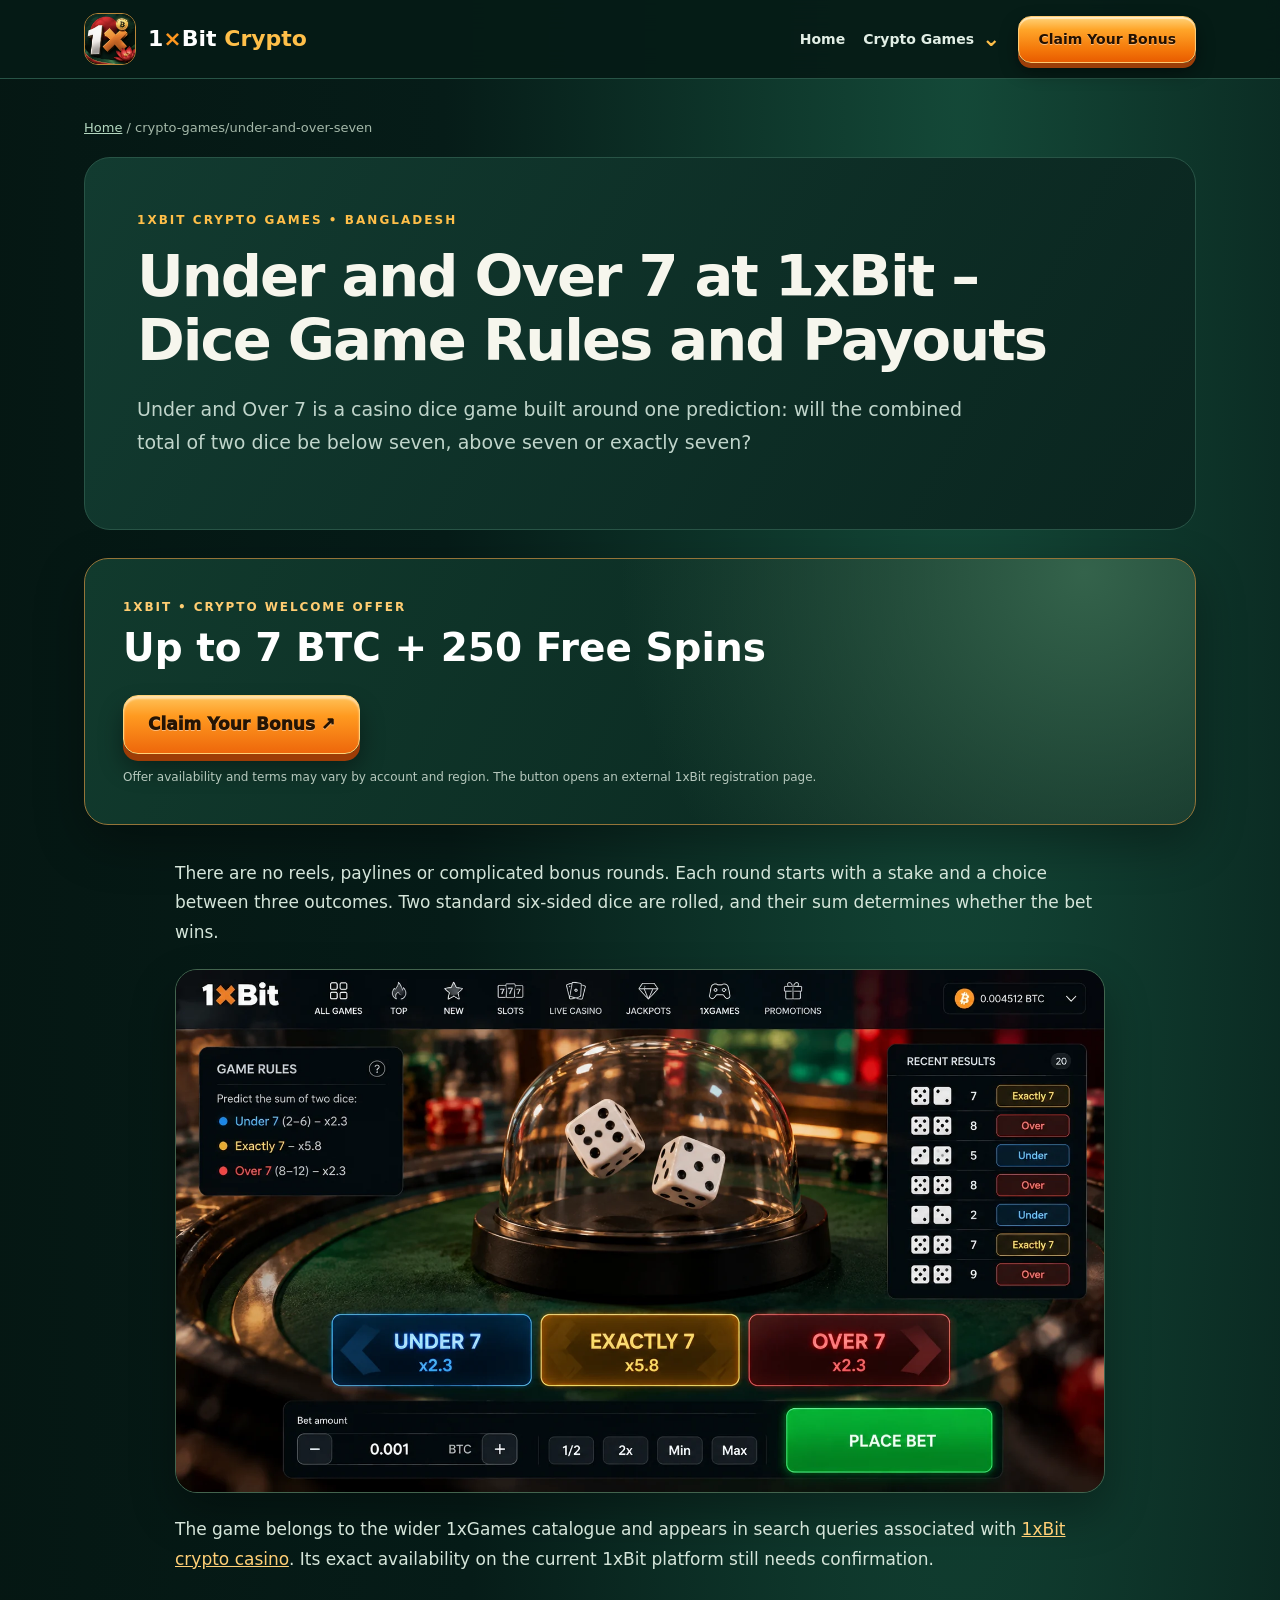
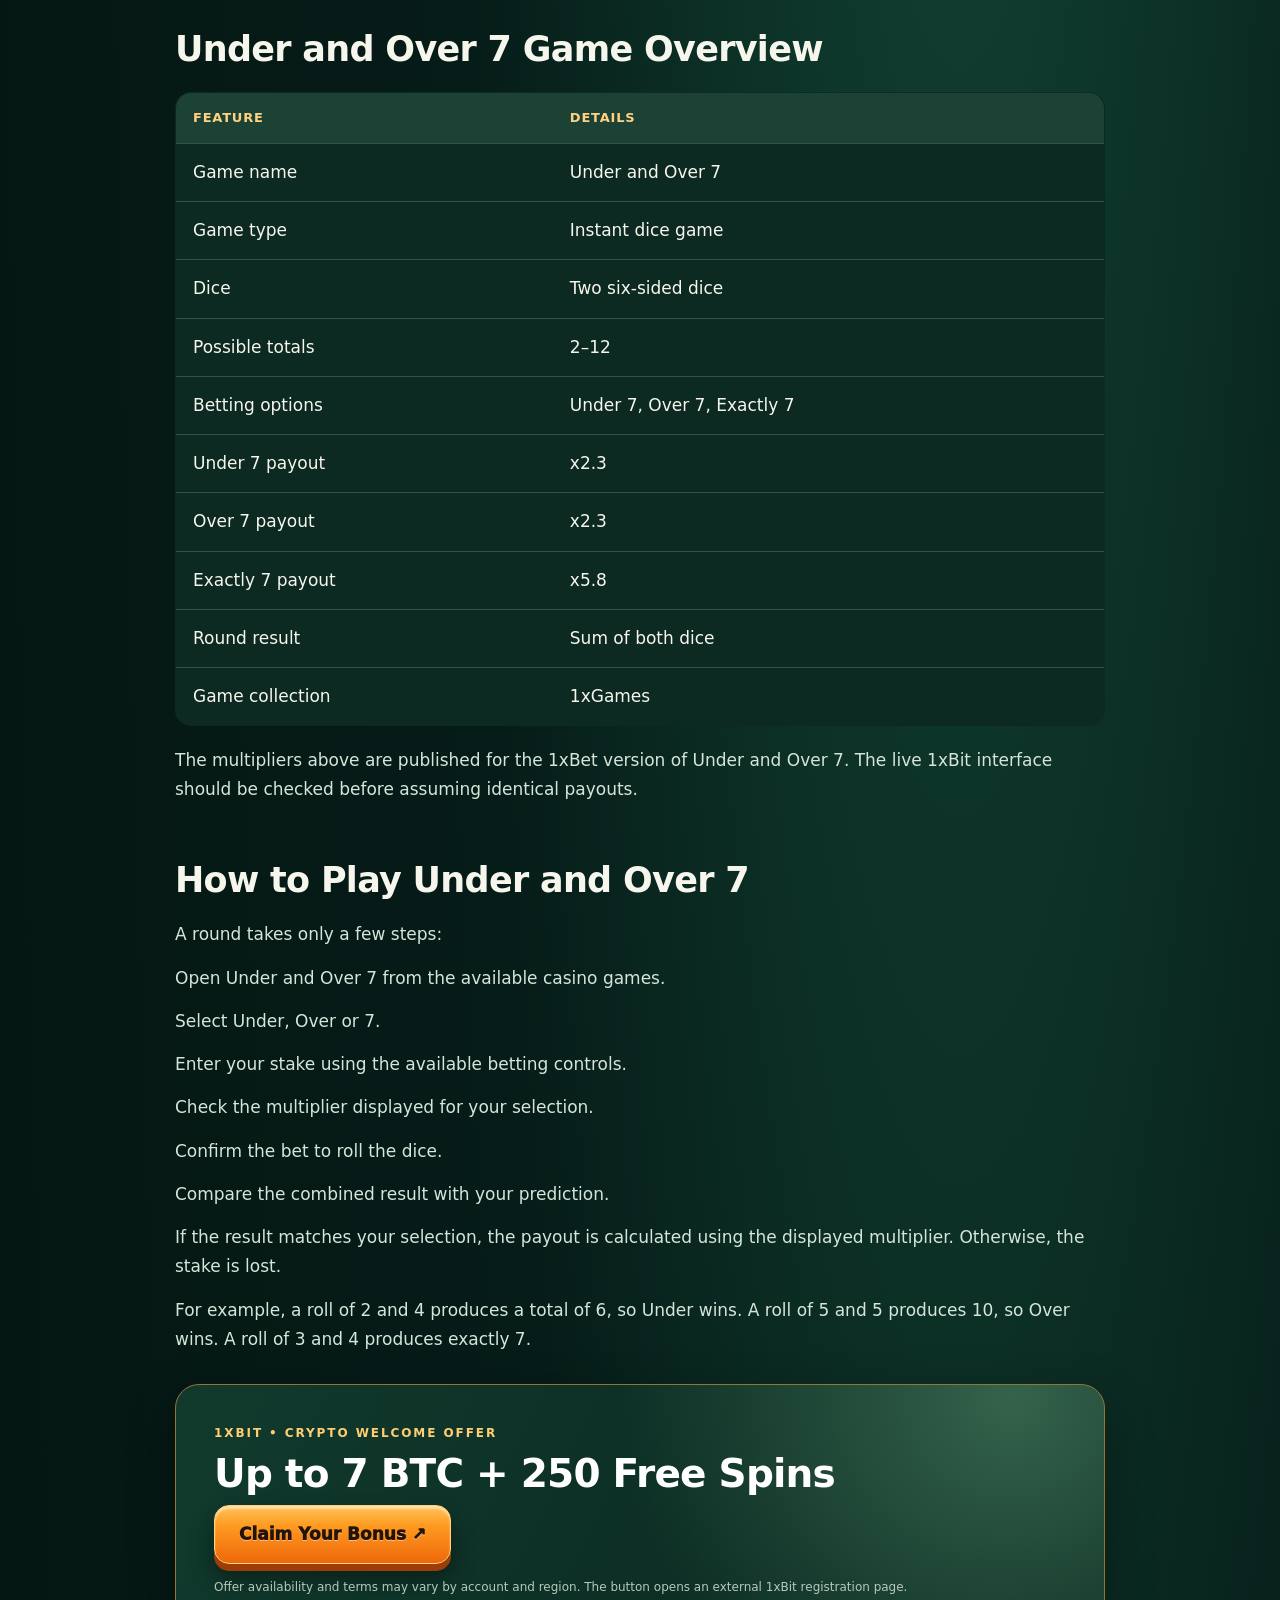
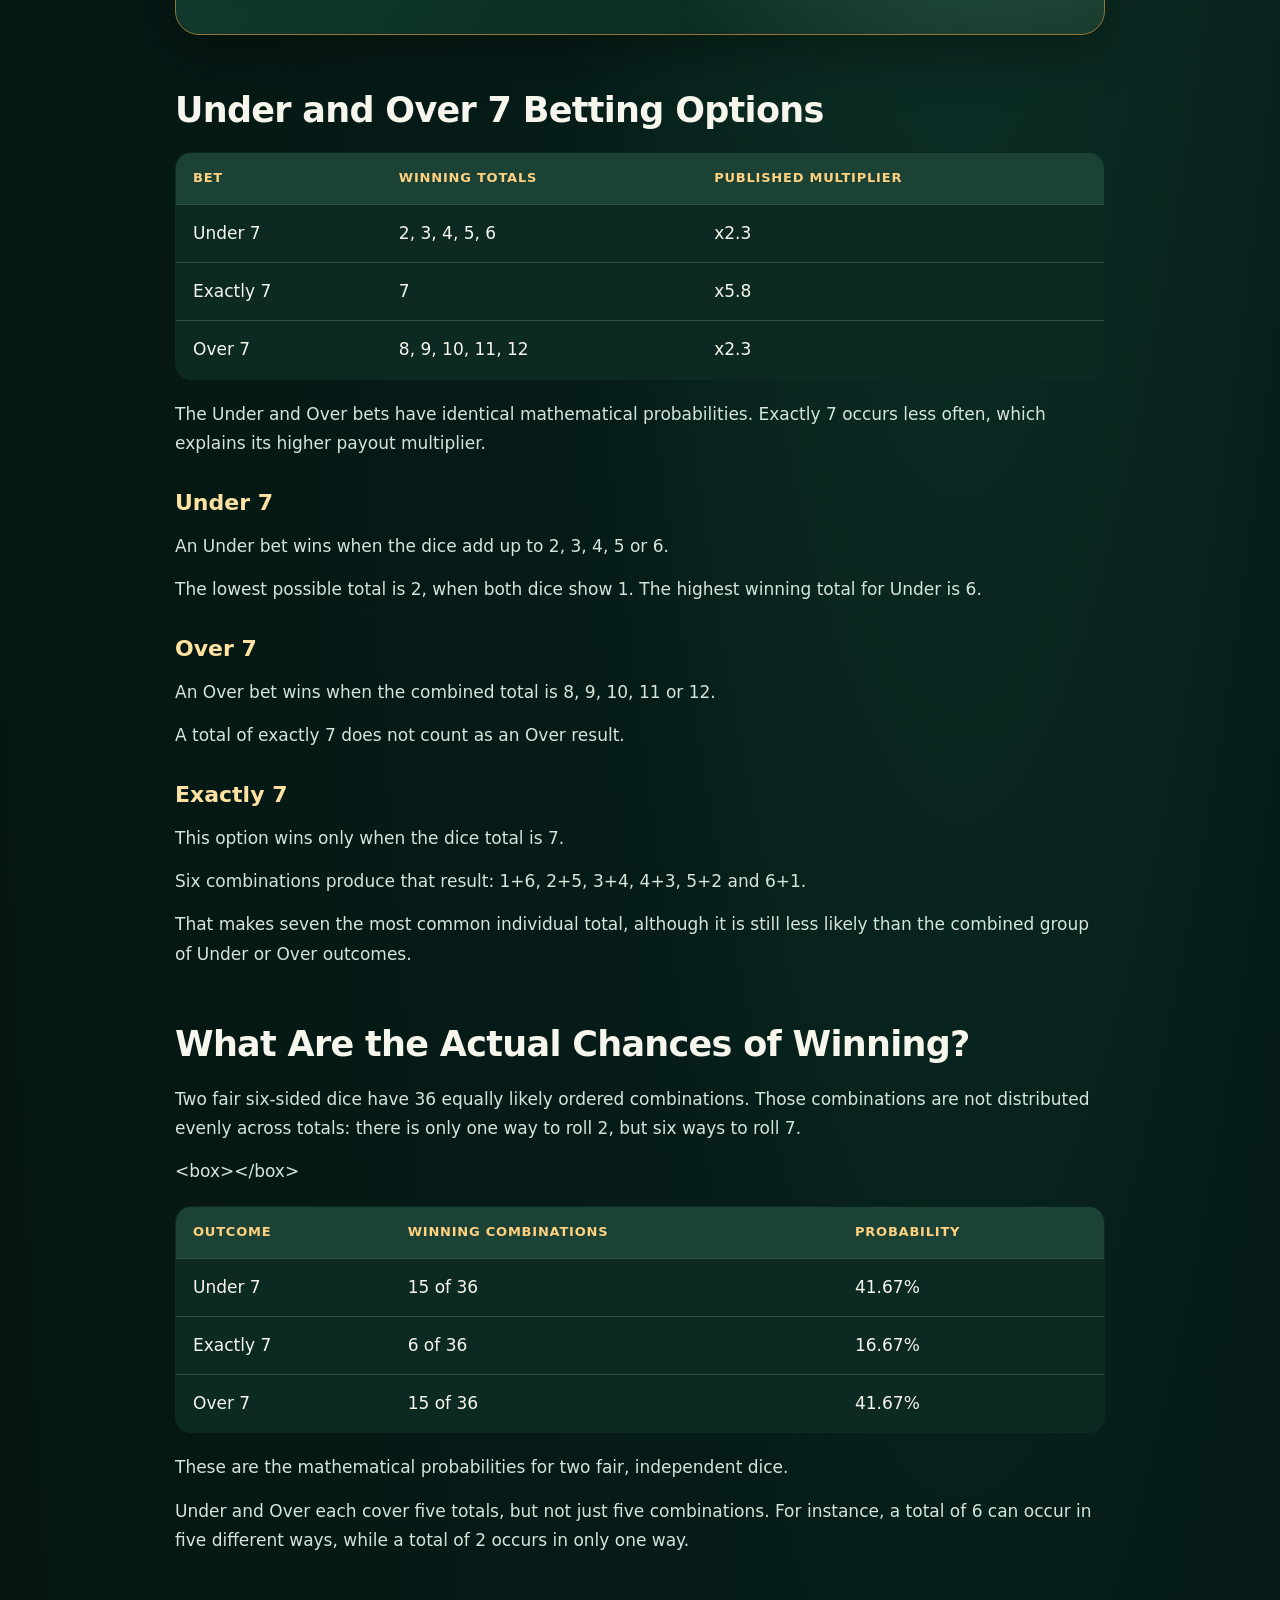
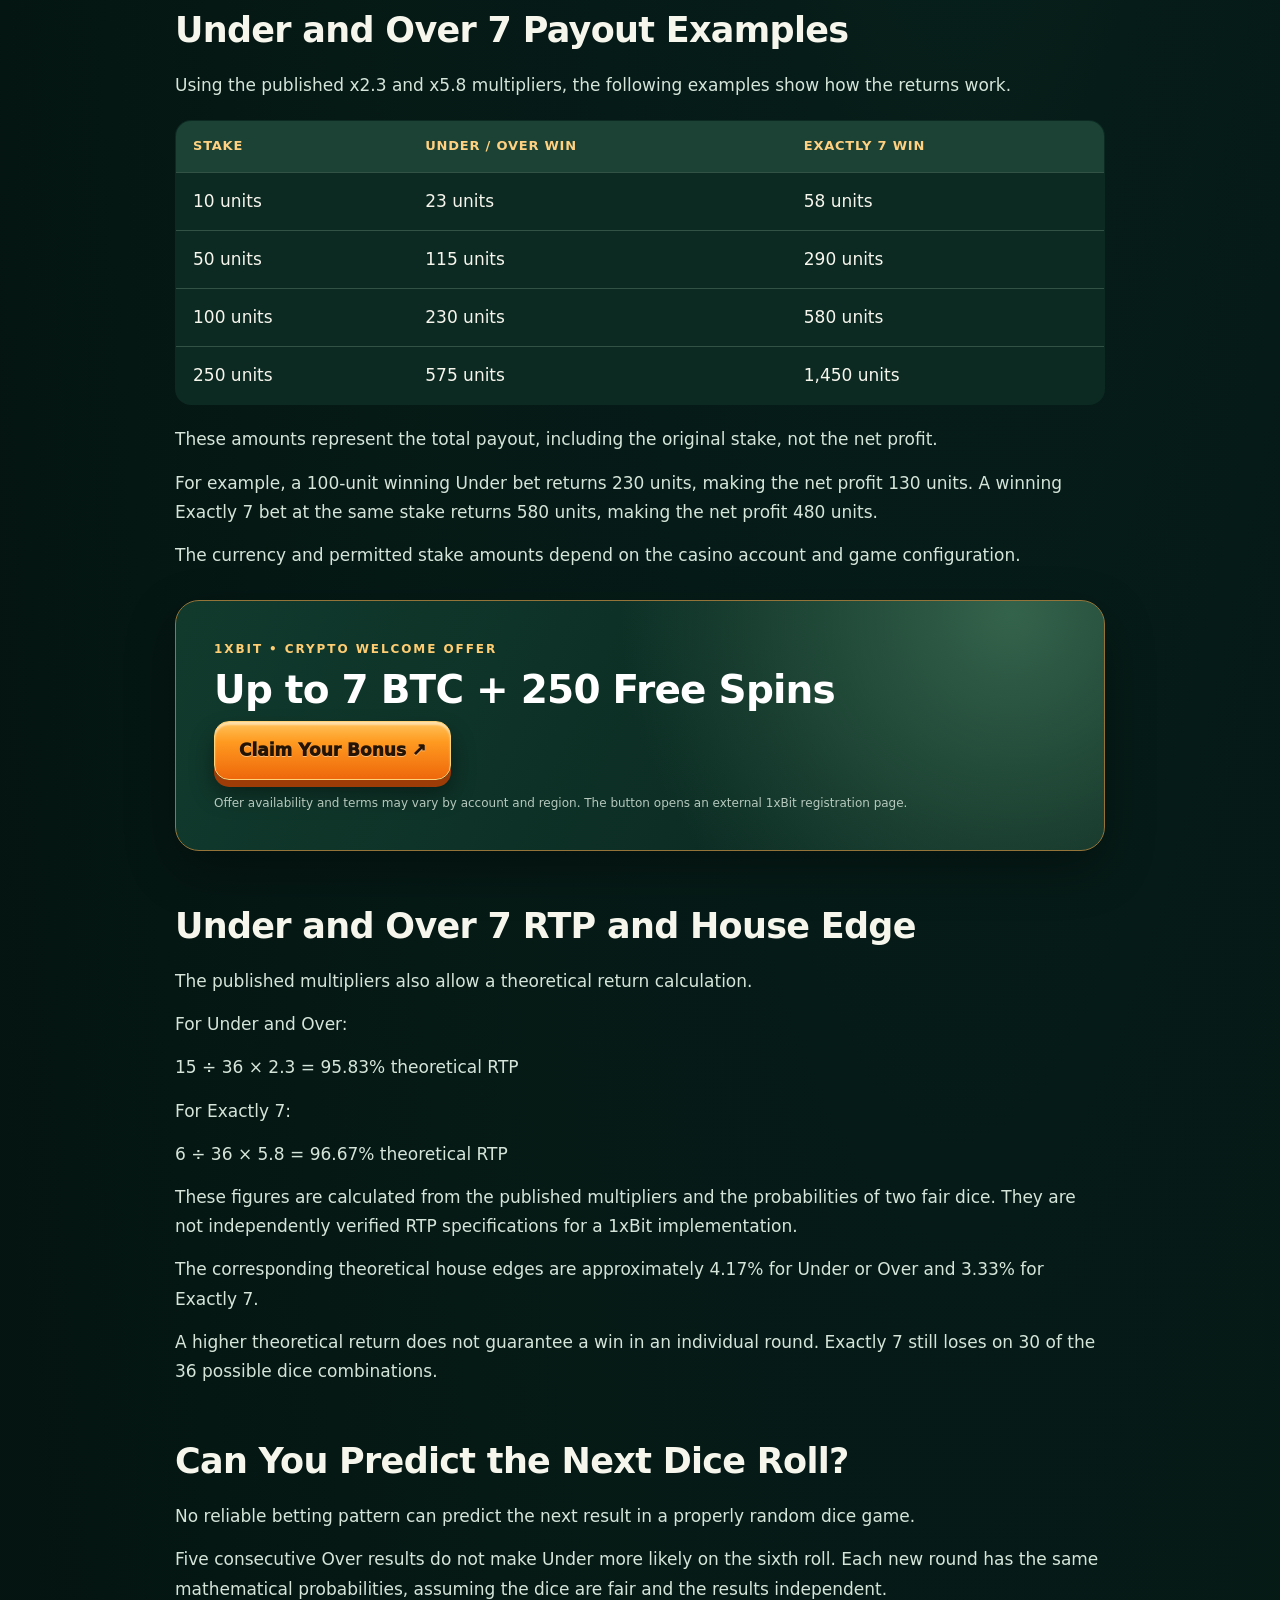
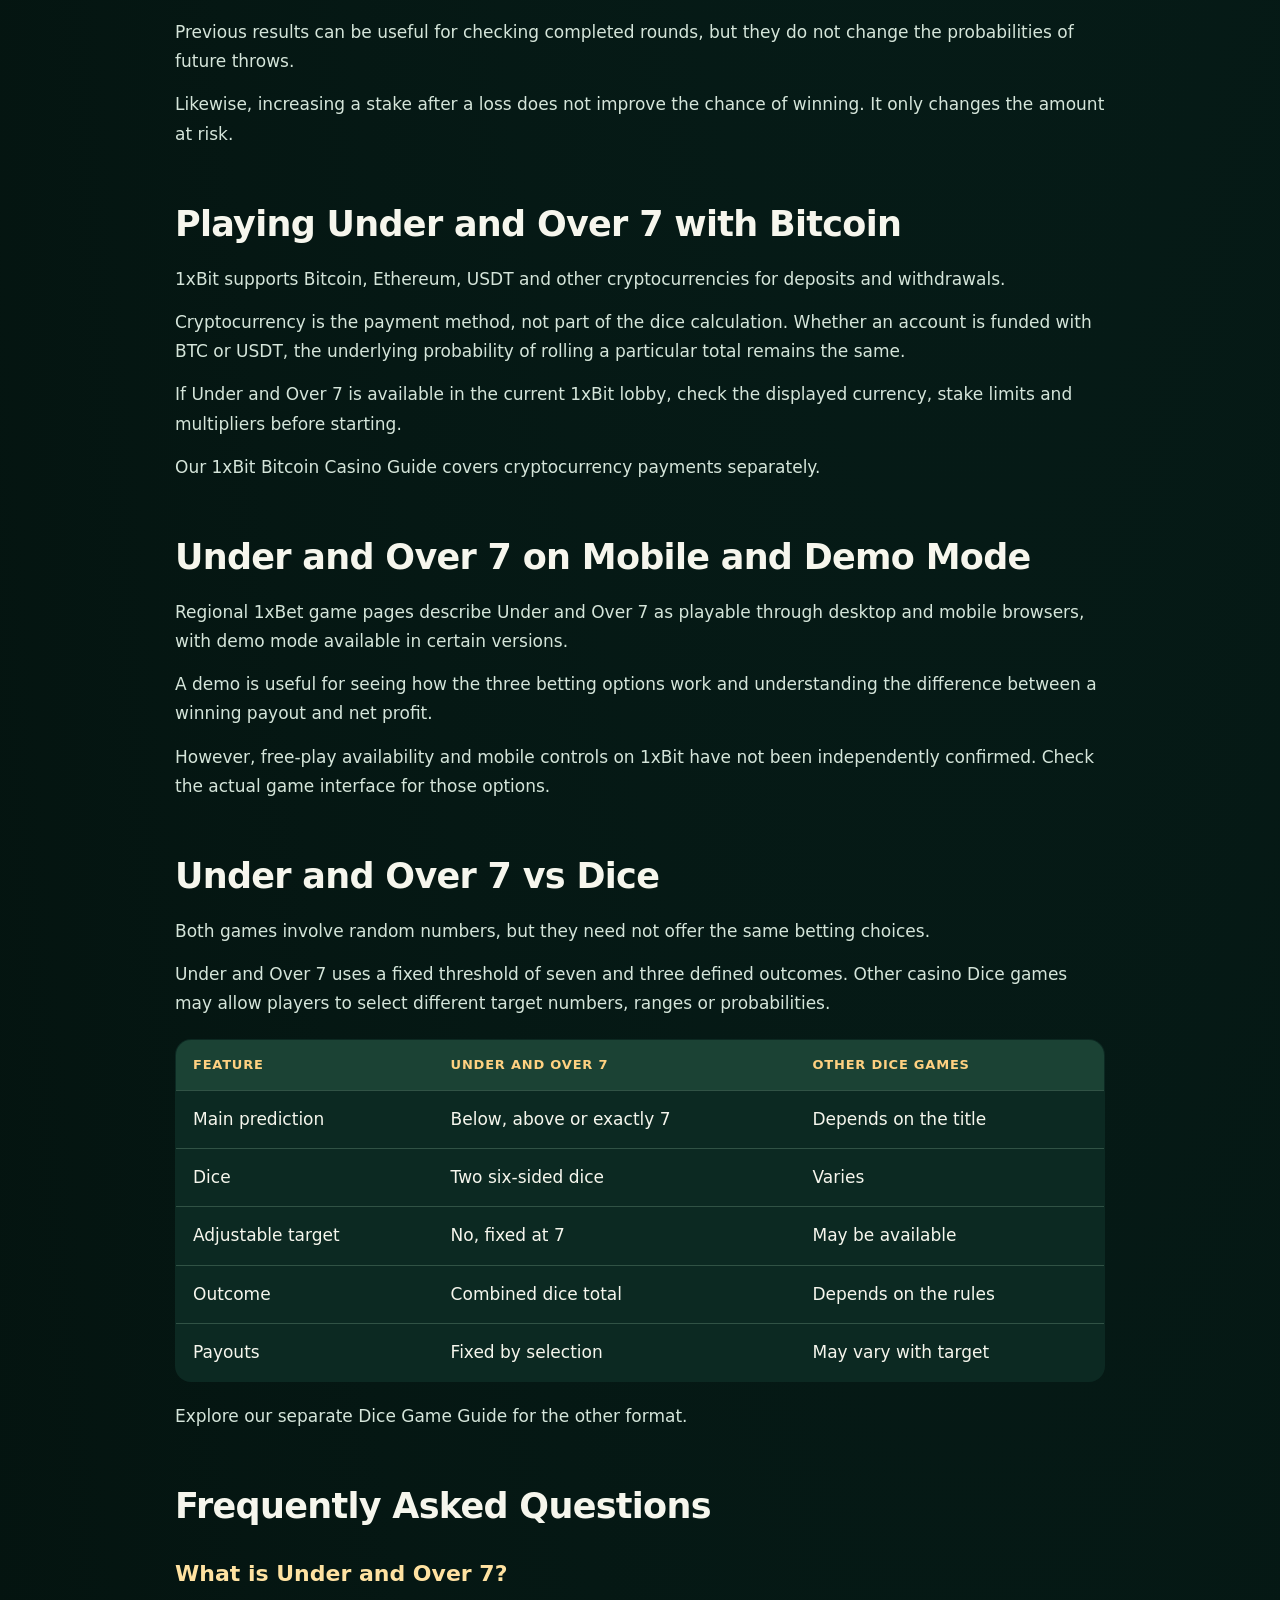
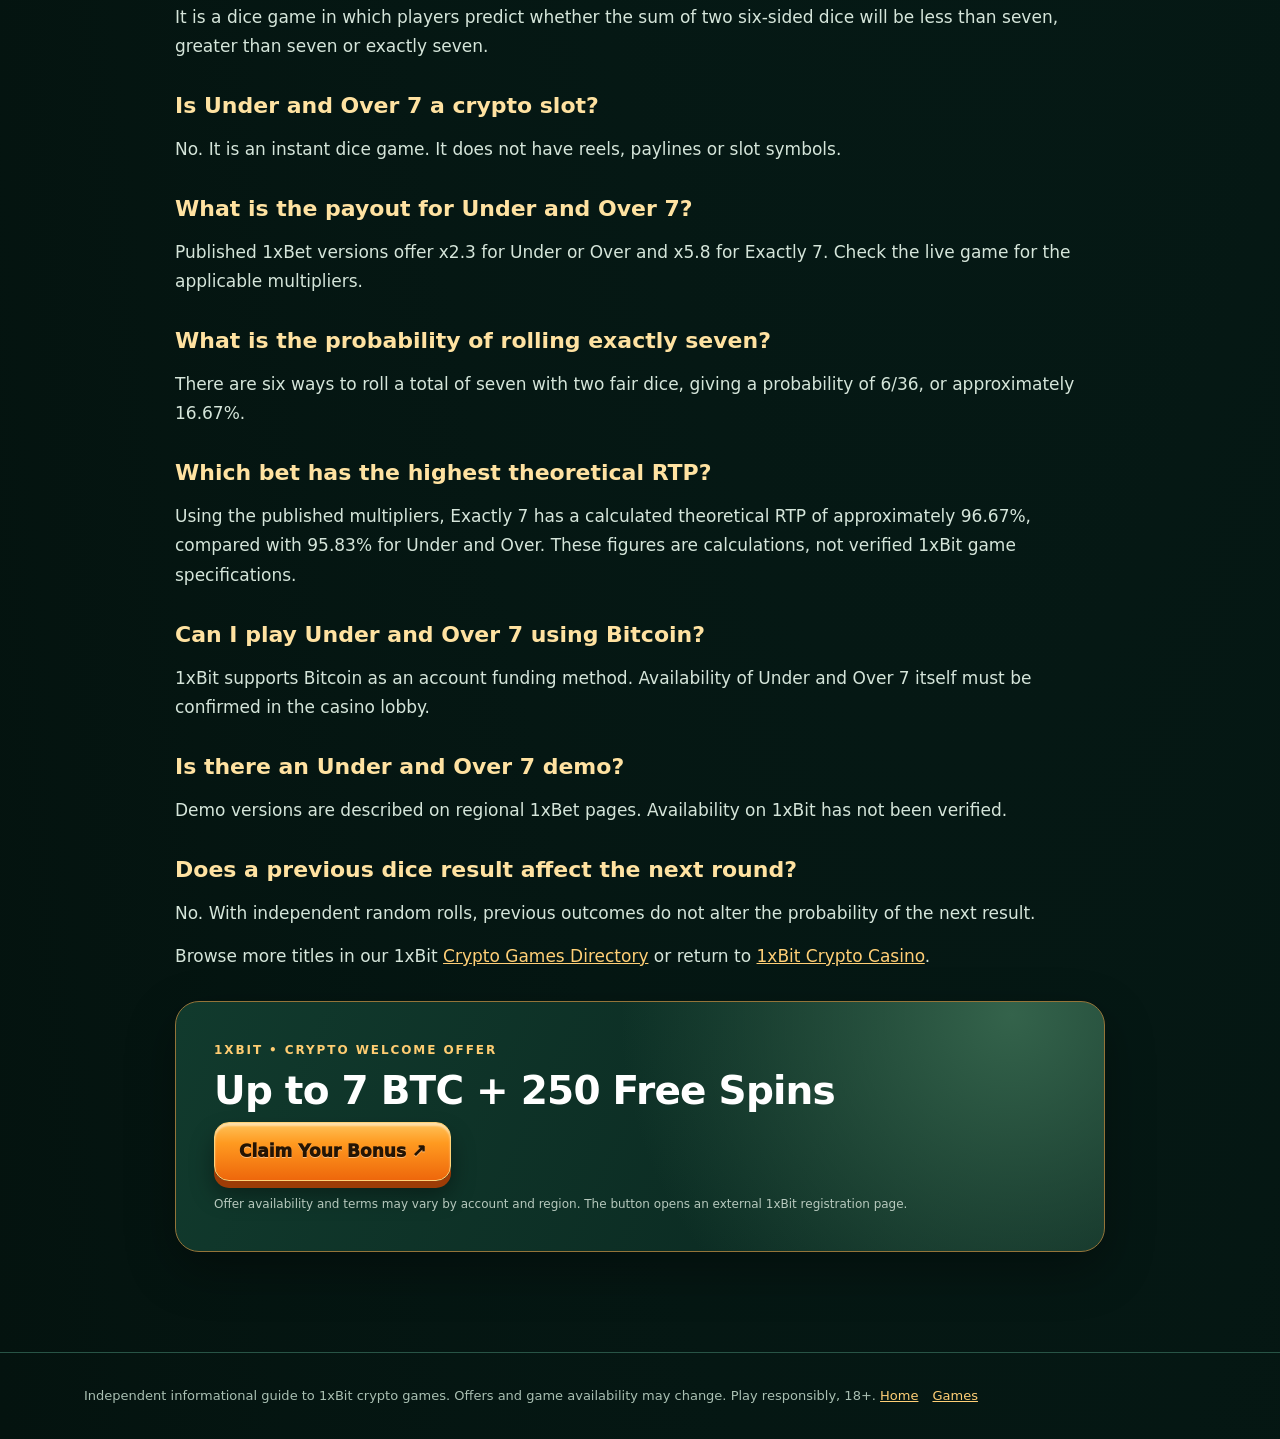
<file: crypto-games/under-and-over-seven/index.html>
<!DOCTYPE html>

<html lang="en"><head><meta charset="utf-8"/><meta content="width=device-width,initial-scale=1" name="viewport"/><title>Under and Over 7 at 1xBit – Dice Rules, Odds &amp; Payouts</title><meta content="Explore Under and Over 7, a two-dice casino game with Under, Over and Exact 7 bets. See the x2.3 and x5.8 payouts, probabilities and Bitcoin gameplay details." name="description"/><meta content="nzdRKTKTQSO_ztL6FSSttmMY0LrdCSlqZK5ED1bf4hI" name="google-site-verification"/><link href="https://1xbit-bangladesh.org/crypto-games/under-and-over-seven/" rel="canonical"/><link href="/favicon.png" rel="icon"/><meta content="website" property="og:type"/><meta content="Under and Over 7 at 1xBit – Dice Rules, Odds &amp; Payouts" property="og:title"/><meta content="Explore Under and Over 7, a two-dice casino game with Under, Over and Exact 7 bets. See the x2.3 and x5.8 payouts, probabilities and Bitcoin gameplay details." property="og:description"/><meta content="https://1xbit-bangladesh.org/crypto-games/under-and-over-seven/" property="og:url"/><meta content="https://1xbit-bangladesh.org/assets/logo.webp" property="og:image"/><link href="/assets/style.css" rel="stylesheet"/><script type="application/ld+json">{"@context": "https://schema.org", "@type": "WebPage", "name": "Under and Over 7 at 1xBit – Dice Rules, Odds & Payouts", "url": "https://1xbit-bangladesh.org/crypto-games/under-and-over-seven/", "description": "Explore Under and Over 7, a two-dice casino game with Under, Over and Exact 7 bets. See the x2.3 and x5.8 payouts, probabilities and Bitcoin gameplay details."}</script></head><body><header><div class="shell head"><a class="brand" href="/"><img alt="1xBit Bangladesh crypto casino logo with Bitcoin symbol and red lotus" src="/assets/logo.webp"/><span>1<span style="color:#ff971f">×</span>Bit <b>Crypto</b></span></a><button aria-label="Toggle navigation" class="menu">☰</button><nav><a href="/">Home</a><details class="games-dropdown"><summary><a href="/crypto-games/">Crypto Games</a><span aria-hidden="true" class="dropdown-chevron">⌄</span></summary><div class="games-dropdown-list"><a class="games-hub-link" href="/crypto-games/">All Crypto Games</a><a href="/crypto-games/triple-pocket-holdem-poker/">Triple Pocket Holdem Poker</a><a href="/crypto-games/cases/">Cases</a><a href="/crypto-games/under-and-over-seven/">Under and Over Seven</a><a href="/crypto-games/flip-card/">Flip Card</a><a href="/crypto-games/crystal/">Crystal</a><a href="/crypto-games/dice/">Dice</a><a href="/crypto-games/goal/">Goal</a><a href="/crypto-games/kings-move/">King’s Move</a><a href="/crypto-games/las-vegas/">Las Vegas</a></div></details><a class="nav-bonus" href="/go/" rel="nofollow sponsored">Claim Your Bonus</a></nav></div></header><main class="shell page"><div class="crumbs"><a href="/">Home</a> / crypto-games/under-and-over-seven</div><section class="intro"><div class="eyebrow">1xBit crypto games • Bangladesh</div><h1>Under and Over 7 at 1xBit – Dice Game Rules and Payouts</h1><p>Under and Over 7 is a casino dice game built around one prediction: will the combined total of two dice be below seven, above seven or exactly seven?</p></section><aside class="cta hero-bonus"><div class="tag">1xBit • Crypto welcome offer</div><h2>Up to 7 BTC + 250 Free Spins</h2><a class="btn" href="/go/" rel="nofollow sponsored">Claim Your Bonus ↗</a><small>Offer availability and terms may vary by account and region. The button opens an external 1xBit registration page.</small></aside><article class="content"><p>There are no reels, paylines or complicated bonus rounds. Each round starts with a stake and a choice between three outcomes. Two standard six-sided dice are rolled, and their sum determines whether the bet wins.</p><a aria-label="Open 1xBit registration and view current bonus terms" class="hero-image" href="/go/" rel="nofollow sponsored"><img alt="1xBit crypto casino game interface and gameplay artwork" loading="lazy" src="/assets/image10.webp"/></a><p>The game belongs to the wider 1xGames catalogue and appears in search queries associated with <a href="/">1xBit crypto casino</a>. Its exact availability on the current 1xBit platform still needs confirmation.</p><h2>Under and Over 7 Game Overview</h2><table class="desktop-table"><thead><tr><th>Feature</th><th>Details</th></tr></thead><tbody><tr><td>Game name</td><td>Under and Over 7</td></tr><tr><td>Game type</td><td>Instant dice game</td></tr><tr><td>Dice</td><td>Two six-sided dice</td></tr><tr><td>Possible totals</td><td>2–12</td></tr><tr><td>Betting options</td><td>Under 7, Over 7, Exactly 7</td></tr><tr><td>Under 7 payout</td><td>x2.3</td></tr><tr><td>Over 7 payout</td><td>x2.3</td></tr><tr><td>Exactly 7 payout</td><td>x5.8</td></tr><tr><td>Round result</td><td>Sum of both dice</td></tr><tr><td>Game collection</td><td>1xGames</td></tr></tbody></table><div class="mobile-cards"><div class="mobile-record"><div class="record-title">Game name</div><dl><div><dt>Details</dt><dd>Under and Over 7</dd></div></dl></div><div class="mobile-record"><div class="record-title">Game type</div><dl><div><dt>Details</dt><dd>Instant dice game</dd></div></dl></div><div class="mobile-record"><div class="record-title">Dice</div><dl><div><dt>Details</dt><dd>Two six-sided dice</dd></div></dl></div><div class="mobile-record"><div class="record-title">Possible totals</div><dl><div><dt>Details</dt><dd>2–12</dd></div></dl></div><div class="mobile-record"><div class="record-title">Betting options</div><dl><div><dt>Details</dt><dd>Under 7, Over 7, Exactly 7</dd></div></dl></div><div class="mobile-record"><div class="record-title">Under 7 payout</div><dl><div><dt>Details</dt><dd>x2.3</dd></div></dl></div><div class="mobile-record"><div class="record-title">Over 7 payout</div><dl><div><dt>Details</dt><dd>x2.3</dd></div></dl></div><div class="mobile-record"><div class="record-title">Exactly 7 payout</div><dl><div><dt>Details</dt><dd>x5.8</dd></div></dl></div><div class="mobile-record"><div class="record-title">Round result</div><dl><div><dt>Details</dt><dd>Sum of both dice</dd></div></dl></div><div class="mobile-record"><div class="record-title">Game collection</div><dl><div><dt>Details</dt><dd>1xGames</dd></div></dl></div></div><p>The multipliers above are published for the 1xBet version of Under and Over 7. The live 1xBit interface should be checked before assuming identical payouts.</p><h2>How to Play Under and Over 7</h2><p>A round takes only a few steps:</p><p>Open Under and Over 7 from the available casino games.</p><p>Select Under, Over or 7.</p><p>Enter your stake using the available betting controls.</p><p>Check the multiplier displayed for your selection.</p><p>Confirm the bet to roll the dice.</p><p>Compare the combined result with your prediction.</p><p>If the result matches your selection, the payout is calculated using the displayed multiplier. Otherwise, the stake is lost.</p><p>For example, a roll of 2 and 4 produces a total of 6, so Under wins. A roll of 5 and 5 produces 10, so Over wins. A roll of 3 and 4 produces exactly 7.</p><aside class="cta"><div class="tag">1xBit • Crypto welcome offer</div><h2>Up to 7 BTC + 250 Free Spins</h2><a class="btn" href="/go/" rel="nofollow sponsored">Claim Your Bonus ↗</a><small>Offer availability and terms may vary by account and region. The button opens an external 1xBit registration page.</small></aside><h2>Under and Over 7 Betting Options</h2><table class="desktop-table"><thead><tr><th>Bet</th><th>Winning totals</th><th>Published multiplier</th></tr></thead><tbody><tr><td>Under 7</td><td>2, 3, 4, 5, 6</td><td>x2.3</td></tr><tr><td>Exactly 7</td><td>7</td><td>x5.8</td></tr><tr><td>Over 7</td><td>8, 9, 10, 11, 12</td><td>x2.3</td></tr></tbody></table><div class="mobile-cards"><div class="mobile-record"><div class="record-title">Under 7</div><dl><div><dt>Winning totals</dt><dd>2, 3, 4, 5, 6</dd></div><div><dt>Published multiplier</dt><dd>x2.3</dd></div></dl></div><div class="mobile-record"><div class="record-title">Exactly 7</div><dl><div><dt>Winning totals</dt><dd>7</dd></div><div><dt>Published multiplier</dt><dd>x5.8</dd></div></dl></div><div class="mobile-record"><div class="record-title">Over 7</div><dl><div><dt>Winning totals</dt><dd>8, 9, 10, 11, 12</dd></div><div><dt>Published multiplier</dt><dd>x2.3</dd></div></dl></div></div><p>The Under and Over bets have identical mathematical probabilities. Exactly 7 occurs less often, which explains its higher payout multiplier.</p><h3>Under 7</h3><p>An Under bet wins when the dice add up to 2, 3, 4, 5 or 6.</p><p>The lowest possible total is 2, when both dice show 1. The highest winning total for Under is 6.</p><h3>Over 7</h3><p>An Over bet wins when the combined total is 8, 9, 10, 11 or 12.</p><p>A total of exactly 7 does not count as an Over result.</p><h3>Exactly 7</h3><p>This option wins only when the dice total is 7.</p><p>Six combinations produce that result: 1+6, 2+5, 3+4, 4+3, 5+2 and 6+1.</p><p>That makes seven the most common individual total, although it is still less likely than the combined group of Under or Over outcomes.</p><h2>What Are the Actual Chances of Winning?</h2><p>Two fair six-sided dice have 36 equally likely ordered combinations. Those combinations are not distributed evenly across totals: there is only one way to roll 2, but six ways to roll 7.</p><p>&lt;box&gt;&lt;/box&gt;</p><table class="desktop-table"><thead><tr><th>Outcome</th><th>Winning combinations</th><th>Probability</th></tr></thead><tbody><tr><td>Under 7</td><td>15 of 36</td><td>41.67%</td></tr><tr><td>Exactly 7</td><td>6 of 36</td><td>16.67%</td></tr><tr><td>Over 7</td><td>15 of 36</td><td>41.67%</td></tr></tbody></table><div class="mobile-cards"><div class="mobile-record"><div class="record-title">Under 7</div><dl><div><dt>Winning combinations</dt><dd>15 of 36</dd></div><div><dt>Probability</dt><dd>41.67%</dd></div></dl></div><div class="mobile-record"><div class="record-title">Exactly 7</div><dl><div><dt>Winning combinations</dt><dd>6 of 36</dd></div><div><dt>Probability</dt><dd>16.67%</dd></div></dl></div><div class="mobile-record"><div class="record-title">Over 7</div><dl><div><dt>Winning combinations</dt><dd>15 of 36</dd></div><div><dt>Probability</dt><dd>41.67%</dd></div></dl></div></div><p>These are the mathematical probabilities for two fair, independent dice.</p><p>Under and Over each cover five totals, but not just five combinations. For instance, a total of 6 can occur in five different ways, while a total of 2 occurs in only one way.</p><h2>Under and Over 7 Payout Examples</h2><p>Using the published x2.3 and x5.8 multipliers, the following examples show how the returns work.</p><table class="desktop-table"><thead><tr><th>Stake</th><th>Under / Over win</th><th>Exactly 7 win</th></tr></thead><tbody><tr><td>10 units</td><td>23 units</td><td>58 units</td></tr><tr><td>50 units</td><td>115 units</td><td>290 units</td></tr><tr><td>100 units</td><td>230 units</td><td>580 units</td></tr><tr><td>250 units</td><td>575 units</td><td>1,450 units</td></tr></tbody></table><div class="mobile-cards"><div class="mobile-record"><div class="record-title">10 units</div><dl><div><dt>Under / Over win</dt><dd>23 units</dd></div><div><dt>Exactly 7 win</dt><dd>58 units</dd></div></dl></div><div class="mobile-record"><div class="record-title">50 units</div><dl><div><dt>Under / Over win</dt><dd>115 units</dd></div><div><dt>Exactly 7 win</dt><dd>290 units</dd></div></dl></div><div class="mobile-record"><div class="record-title">100 units</div><dl><div><dt>Under / Over win</dt><dd>230 units</dd></div><div><dt>Exactly 7 win</dt><dd>580 units</dd></div></dl></div><div class="mobile-record"><div class="record-title">250 units</div><dl><div><dt>Under / Over win</dt><dd>575 units</dd></div><div><dt>Exactly 7 win</dt><dd>1,450 units</dd></div></dl></div></div><p>These amounts represent the total payout, including the original stake, not the net profit.</p><p>For example, a 100-unit winning Under bet returns 230 units, making the net profit 130 units. A winning Exactly 7 bet at the same stake returns 580 units, making the net profit 480 units.</p><p>The currency and permitted stake amounts depend on the casino account and game configuration.</p><aside class="cta"><div class="tag">1xBit • Crypto welcome offer</div><h2>Up to 7 BTC + 250 Free Spins</h2><a class="btn" href="/go/" rel="nofollow sponsored">Claim Your Bonus ↗</a><small>Offer availability and terms may vary by account and region. The button opens an external 1xBit registration page.</small></aside><h2>Under and Over 7 RTP and House Edge</h2><p>The published multipliers also allow a theoretical return calculation.</p><p>For Under and Over:</p><p>15 ÷ 36 × 2.3 = 95.83% theoretical RTP</p><p>For Exactly 7:</p><p>6 ÷ 36 × 5.8 = 96.67% theoretical RTP</p><p>These figures are calculated from the published multipliers and the probabilities of two fair dice. They are not independently verified RTP specifications for a 1xBit implementation.</p><p>The corresponding theoretical house edges are approximately 4.17% for Under or Over and 3.33% for Exactly 7.</p><p>A higher theoretical return does not guarantee a win in an individual round. Exactly 7 still loses on 30 of the 36 possible dice combinations.</p><h2>Can You Predict the Next Dice Roll?</h2><p>No reliable betting pattern can predict the next result in a properly random dice game.</p><p>Five consecutive Over results do not make Under more likely on the sixth roll. Each new round has the same mathematical probabilities, assuming the dice are fair and the results independent.</p><p>Previous results can be useful for checking completed rounds, but they do not change the probabilities of future throws.</p><p>Likewise, increasing a stake after a loss does not improve the chance of winning. It only changes the amount at risk.</p><h2>Playing Under and Over 7 with Bitcoin</h2><p>1xBit supports Bitcoin, Ethereum, USDT and other cryptocurrencies for deposits and withdrawals.</p><p>Cryptocurrency is the payment method, not part of the dice calculation. Whether an account is funded with BTC or USDT, the underlying probability of rolling a particular total remains the same.</p><p>If Under and Over 7 is available in the current 1xBit lobby, check the displayed currency, stake limits and multipliers before starting.</p><p>Our 1xBit Bitcoin Casino Guide covers cryptocurrency payments separately.</p><h2>Under and Over 7 on Mobile and Demo Mode</h2><p>Regional 1xBet game pages describe Under and Over 7 as playable through desktop and mobile browsers, with demo mode available in certain versions.</p><p>A demo is useful for seeing how the three betting options work and understanding the difference between a winning payout and net profit.</p><p>However, free-play availability and mobile controls on 1xBit have not been independently confirmed. Check the actual game interface for those options.</p><h2>Under and Over 7 vs Dice</h2><p>Both games involve random numbers, but they need not offer the same betting choices.</p><p>Under and Over 7 uses a fixed threshold of seven and three defined outcomes. Other casino Dice games may allow players to select different target numbers, ranges or probabilities.</p><table class="desktop-table"><thead><tr><th>Feature</th><th>Under and Over 7</th><th>Other Dice Games</th></tr></thead><tbody><tr><td>Main prediction</td><td>Below, above or exactly 7</td><td>Depends on the title</td></tr><tr><td>Dice</td><td>Two six-sided dice</td><td>Varies</td></tr><tr><td>Adjustable target</td><td>No, fixed at 7</td><td>May be available</td></tr><tr><td>Outcome</td><td>Combined dice total</td><td>Depends on the rules</td></tr><tr><td>Payouts</td><td>Fixed by selection</td><td>May vary with target</td></tr></tbody></table><div class="mobile-cards"><div class="mobile-record"><div class="record-title">Main prediction</div><dl><div><dt>Under and Over 7</dt><dd>Below, above or exactly 7</dd></div><div><dt>Other Dice Games</dt><dd>Depends on the title</dd></div></dl></div><div class="mobile-record"><div class="record-title">Dice</div><dl><div><dt>Under and Over 7</dt><dd>Two six-sided dice</dd></div><div><dt>Other Dice Games</dt><dd>Varies</dd></div></dl></div><div class="mobile-record"><div class="record-title">Adjustable target</div><dl><div><dt>Under and Over 7</dt><dd>No, fixed at 7</dd></div><div><dt>Other Dice Games</dt><dd>May be available</dd></div></dl></div><div class="mobile-record"><div class="record-title">Outcome</div><dl><div><dt>Under and Over 7</dt><dd>Combined dice total</dd></div><div><dt>Other Dice Games</dt><dd>Depends on the rules</dd></div></dl></div><div class="mobile-record"><div class="record-title">Payouts</div><dl><div><dt>Under and Over 7</dt><dd>Fixed by selection</dd></div><div><dt>Other Dice Games</dt><dd>May vary with target</dd></div></dl></div></div><p>Explore our separate Dice Game Guide for the other format.</p><h2>Frequently Asked Questions</h2><h3>What is Under and Over 7?</h3><p>It is a dice game in which players predict whether the sum of two six-sided dice will be less than seven, greater than seven or exactly seven.</p><h3>Is Under and Over 7 a crypto slot?</h3><p>No. It is an instant dice game. It does not have reels, paylines or slot symbols.</p><h3>What is the payout for Under and Over 7?</h3><p>Published 1xBet versions offer x2.3 for Under or Over and x5.8 for Exactly 7. Check the live game for the applicable multipliers.</p><h3>What is the probability of rolling exactly seven?</h3><p>There are six ways to roll a total of seven with two fair dice, giving a probability of 6/36, or approximately 16.67%.</p><h3>Which bet has the highest theoretical RTP?</h3><p>Using the published multipliers, Exactly 7 has a calculated theoretical RTP of approximately 96.67%, compared with 95.83% for Under and Over. These figures are calculations, not verified 1xBit game specifications.</p><h3>Can I play Under and Over 7 using Bitcoin?</h3><p>1xBit supports Bitcoin as an account funding method. Availability of Under and Over 7 itself must be confirmed in the casino lobby.</p><h3>Is there an Under and Over 7 demo?</h3><p>Demo versions are described on regional 1xBet pages. Availability on 1xBit has not been verified.</p><h3>Does a previous dice result affect the next round?</h3><p>No. With independent random rolls, previous outcomes do not alter the probability of the next result.</p><p>Browse more titles in our 1xBit <a href="/crypto-games/">Crypto Games Directory</a> or return to <a href="/">1xBit Crypto Casino</a>.</p><aside class="cta"><div class="tag">1xBit • Crypto welcome offer</div><h2>Up to 7 BTC + 250 Free Spins</h2><a class="btn" href="/go/" rel="nofollow sponsored">Claim Your Bonus ↗</a><small>Offer availability and terms may vary by account and region. The button opens an external 1xBit registration page.</small></aside></article></main><footer><div class="shell">Independent informational guide to 1xBit crypto games. Offers and game availability may change. Play responsibly, 18+. <a href="/">Home</a><a href="/crypto-games/">Games</a></div></footer><script defer="" src="/assets/site.js"></script></body></html>
</file>
<file: assets/style.css>
:root{--bg:#061c18;--panel:#0c2c24;--panel2:#123b30;--line:#285446;--gold:#ffbf49;--orange:#f58015;--txt:#f6f6ed;--muted:#c0d5cb}*{box-sizing:border-box}html{scroll-behavior:smooth}body{margin:0;background:radial-gradient(ellipse at 75% 0%,#144938 0%,#061c18 38%,#04130f 100%);color:var(--txt);font:17px/1.72 system-ui,-apple-system,Segoe UI,Arial,sans-serif}a{color:#ffcf76}img{max-width:100%;height:auto}header{position:sticky;top:0;z-index:10;background:#061b16ef;backdrop-filter:blur(15px);border-bottom:1px solid var(--line)}.shell{max-width:1160px;margin:auto;padding:0 24px}.head{display:flex;align-items:center;gap:16px;min-height:78px}.brand{display:flex;align-items:center;gap:12px;text-decoration:none;color:white;font-size:22px;font-weight:900;white-space:nowrap}.brand img{width:52px;height:52px;object-fit:cover;border-radius:14px;border:1px solid #bb8738}.brand span b{color:var(--gold)}nav{display:flex;gap:18px;align-items:center;margin-left:auto}nav a{text-decoration:none;color:#e1eee5;font-weight:700;font-size:14px}.menu{display:none}.page{padding-top:38px;padding-bottom:70px}.intro{background:linear-gradient(120deg,#123b30,#0a251f);border:1px solid var(--line);border-radius:26px;padding:clamp(24px,5vw,52px);margin-bottom:28px;position:relative;overflow:hidden}.eyebrow{color:var(--gold);font-size:12px;letter-spacing:.17em;font-weight:900;text-transform:uppercase}.intro h1{font-size:clamp(32px,4.5vw,58px);line-height:1.12;max-width:930px;letter-spacing:-.035em;margin:14px 0 18px}.intro p{max-width:850px;font-size:19px;color:var(--muted)}.content{max-width:930px;margin:auto}.content h2{font-size:clamp(26px,3vw,35px);line-height:1.25;margin:54px 0 18px;letter-spacing:-.02em}.content h3{font-size:22px;line-height:1.35;margin:30px 0 12px;color:#ffe2a1}.content p{margin:14px 0;color:#d5e5da}.hero-image{display:block;border-radius:22px;overflow:hidden;border:1px solid #43644e;margin:22px 0;box-shadow:0 20px 45px #0005}.hero-image img{width:100%;display:block}.cta{background:radial-gradient(circle at 90% 5%,#34634b 0%,transparent 45%),linear-gradient(115deg,#113a2d,#09251e);border:1px solid #947439;border-radius:24px;padding:clamp(22px,4vw,38px);margin:30px 0;box-shadow:0 18px 50px #0005}.cta .tag{font-size:12px;font-weight:900;letter-spacing:.16em;color:#ffcd72;text-transform:uppercase}.cta h2,.cta h3{margin:8px 0 8px!important;color:white;font-size:clamp(27px,4vw,39px);line-height:1.15}.cta p{margin:8px 0 20px;color:#dbe8df}.cta small{display:block;color:#b6c8bd;margin-top:14px;font-size:12px;line-height:1.5}.btn{display:inline-flex;align-items:center;justify-content:center;text-decoration:none;background:linear-gradient(#ffc35a 0%,#ff9a20 35%,#ee670b 100%);color:#251403;font-weight:950;border:1px solid #ffd277;border-radius:15px;padding:14px 24px;box-shadow:inset 0 3px 2px #ffffff7a,0 7px 0 #9d3c06,0 14px 23px #0006;transition:transform .15s,box-shadow .15s;text-shadow:0 1px #ffffff70;min-height:55px}.btn:hover{transform:translateY(2px);box-shadow:inset 0 2px 2px #fff8,0 5px 0 #9d3c06,0 10px 16px #0006}.cards{display:grid;grid-template-columns:repeat(auto-fit,minmax(230px,1fr));gap:13px;margin:20px 0}.card{background:#102e26;border:1px solid #325346;border-radius:16px;padding:18px}.card b{color:#ffcf75;display:block;font-size:12px;text-transform:uppercase;letter-spacing:.09em}.card span{display:block;overflow-wrap:anywhere}.card a{font-weight:800}.desktop-table{width:100%;border-collapse:collapse;background:#0c2922;border:1px solid #345646;border-radius:16px;overflow:hidden;margin:20px 0}th,td{padding:14px 17px;text-align:left;border-bottom:1px solid #315245;vertical-align:top}th{background:#1b4234;color:#ffd181;font-size:13px;text-transform:uppercase;letter-spacing:.06em}tr:last-child td{border:0}.mobile-cards{display:none}.directory{display:grid;grid-template-columns:repeat(auto-fit,minmax(210px,1fr));gap:13px;margin:22px 0}.directory a{display:block;text-decoration:none;background:#12382c;border:1px solid #426448;border-radius:16px;padding:15px 18px;font-weight:750}.directory a:hover{border-color:#f2b24a}footer{border-top:1px solid var(--line);padding:32px 0;color:#a9bfb2;font-size:13px}footer a{margin-right:14px}.crumbs{font-size:13px;color:#a4b8a9;margin-bottom:18px}.crumbs a{color:#b3d7bf}@media(max-width:740px){body{font-size:16px}.shell{padding:0 17px}.head{min-height:70px}.brand{font-size:18px}.brand img{width:44px;height:44px}.menu{display:block;margin-left:auto;background:#153b2e;border:1px solid #496651;border-radius:12px;color:white;padding:10px 14px;font-size:19px}nav{display:none;position:absolute;top:70px;left:0;right:0;padding:18px;background:#08241b;border-bottom:1px solid var(--line);flex-direction:column;align-items:stretch}nav.open{display:flex}.page{padding-top:18px}.intro{padding:24px 20px;border-radius:20px}.intro h1{font-size:34px}.intro p{font-size:16px}.content h2{margin-top:39px}.cta{border-radius:19px;padding:23px 20px}.cta .btn{width:100%}.desktop-table{display:none}.mobile-cards{display:grid;grid-template-columns:1fr;gap:13px;margin:18px 0}.mobile-record{border:1px solid #476d56;background:linear-gradient(125deg,#153b30,#0a261f);border-radius:18px;padding:18px;box-shadow:0 8px 18px #0003}.mobile-record .record-title{font-size:18px;font-weight:850;color:#ffe3a2;margin-bottom:8px}.mobile-record dl{margin:0;display:grid;gap:9px}.mobile-record dl div{display:grid;grid-template-columns:95px 1fr;gap:10px;border-top:1px solid #315547;padding-top:9px}.mobile-record dt{color:#9db9a9;font-size:11px;font-weight:800;text-transform:uppercase;letter-spacing:.06em}.mobile-record dd{margin:0;color:#f5f7ef;overflow-wrap:anywhere}.hero-image{border-radius:15px}}

/* Accessible, responsive crypto-games navigation */
.games-dropdown{position:relative;color:#e1eee5;font-weight:700;font-size:14px}
.games-dropdown summary{display:flex;align-items:center;gap:8px;cursor:pointer;list-style:none;min-height:44px}
.games-dropdown summary::-webkit-details-marker{display:none}
.games-dropdown summary a{font-size:14px}
.dropdown-chevron{color:var(--gold);font-size:22px;line-height:1;transition:transform .2s}
.games-dropdown[open] .dropdown-chevron{transform:rotate(180deg)}
.games-dropdown-list{position:absolute;top:calc(100% + 4px);left:0;z-index:30;min-width:280px;max-height:min(70vh,520px);overflow-y:auto;background:#0d2b23;border:1px solid #50735b;border-radius:16px;padding:8px;box-shadow:0 18px 36px #0009;display:grid;gap:2px}
.games-dropdown-list a{display:block;padding:9px 12px;border-radius:9px;font-size:14px;line-height:1.35}
.games-dropdown-list a:hover,.games-dropdown-list a:focus-visible{background:#25503b;color:#ffe2a1}
.games-hub-link{color:var(--gold)!important;border-bottom:1px solid #41614d;border-radius:0!important;margin-bottom:4px}
@media(max-width:740px){nav{max-height:calc(100dvh - 70px);overflow-y:auto;gap:8px}nav>a{display:block;padding:9px 4px}.games-dropdown{width:100%;border:1px solid #355946;border-radius:14px;background:#103327;padding:4px 12px}.games-dropdown summary{justify-content:space-between;min-height:48px}.games-dropdown summary a{font-size:16px}.games-dropdown-list{position:static;min-width:0;max-height:none;box-shadow:none;border:0;border-top:1px solid #456650;border-radius:0;background:transparent;padding:7px 0 10px;gap:3px}.games-dropdown-list a{padding:11px 9px;font-size:15px;min-height:42px}.nav-bonus{background:#e87916;color:#201405;text-align:center;border-radius:12px;padding:12px!important}}

/* Prominent navigation offer, responsive to touch and desktop */
nav a.nav-bonus{display:inline-flex;align-items:center;justify-content:center;min-height:47px;padding:10px 19px;border-radius:13px;color:#241100!important;font-weight:900;font-size:14px;background:linear-gradient(180deg,#ffd47c 0%,#ffa529 28%,#f4780a 72%,#e85b00 100%);border:1px solid #ffcb71;box-shadow:inset 0 2px 1px #fff8,0 5px 0 #9c3e08,0 8px 18px #0007;text-shadow:0 1px #fff7;white-space:nowrap;transition:transform .15s,box-shadow .15s}
nav a.nav-bonus:hover{transform:translateY(2px);box-shadow:inset 0 2px 1px #fff8,0 3px 0 #9c3e08,0 6px 12px #0006}
.hero-bonus{max-width:100%;margin:0 0 34px;padding:clamp(24px,4vw,38px)}
.hero-bonus .btn{margin-top:16px}
@media(max-width:740px){nav a.nav-bonus{width:100%;padding:15px!important;font-size:16px;min-height:55px}.hero-bonus{margin:0 0 24px;padding:24px 20px}.hero-bonus h2{font-size:clamp(27px,7vw,36px)}}
</file>
